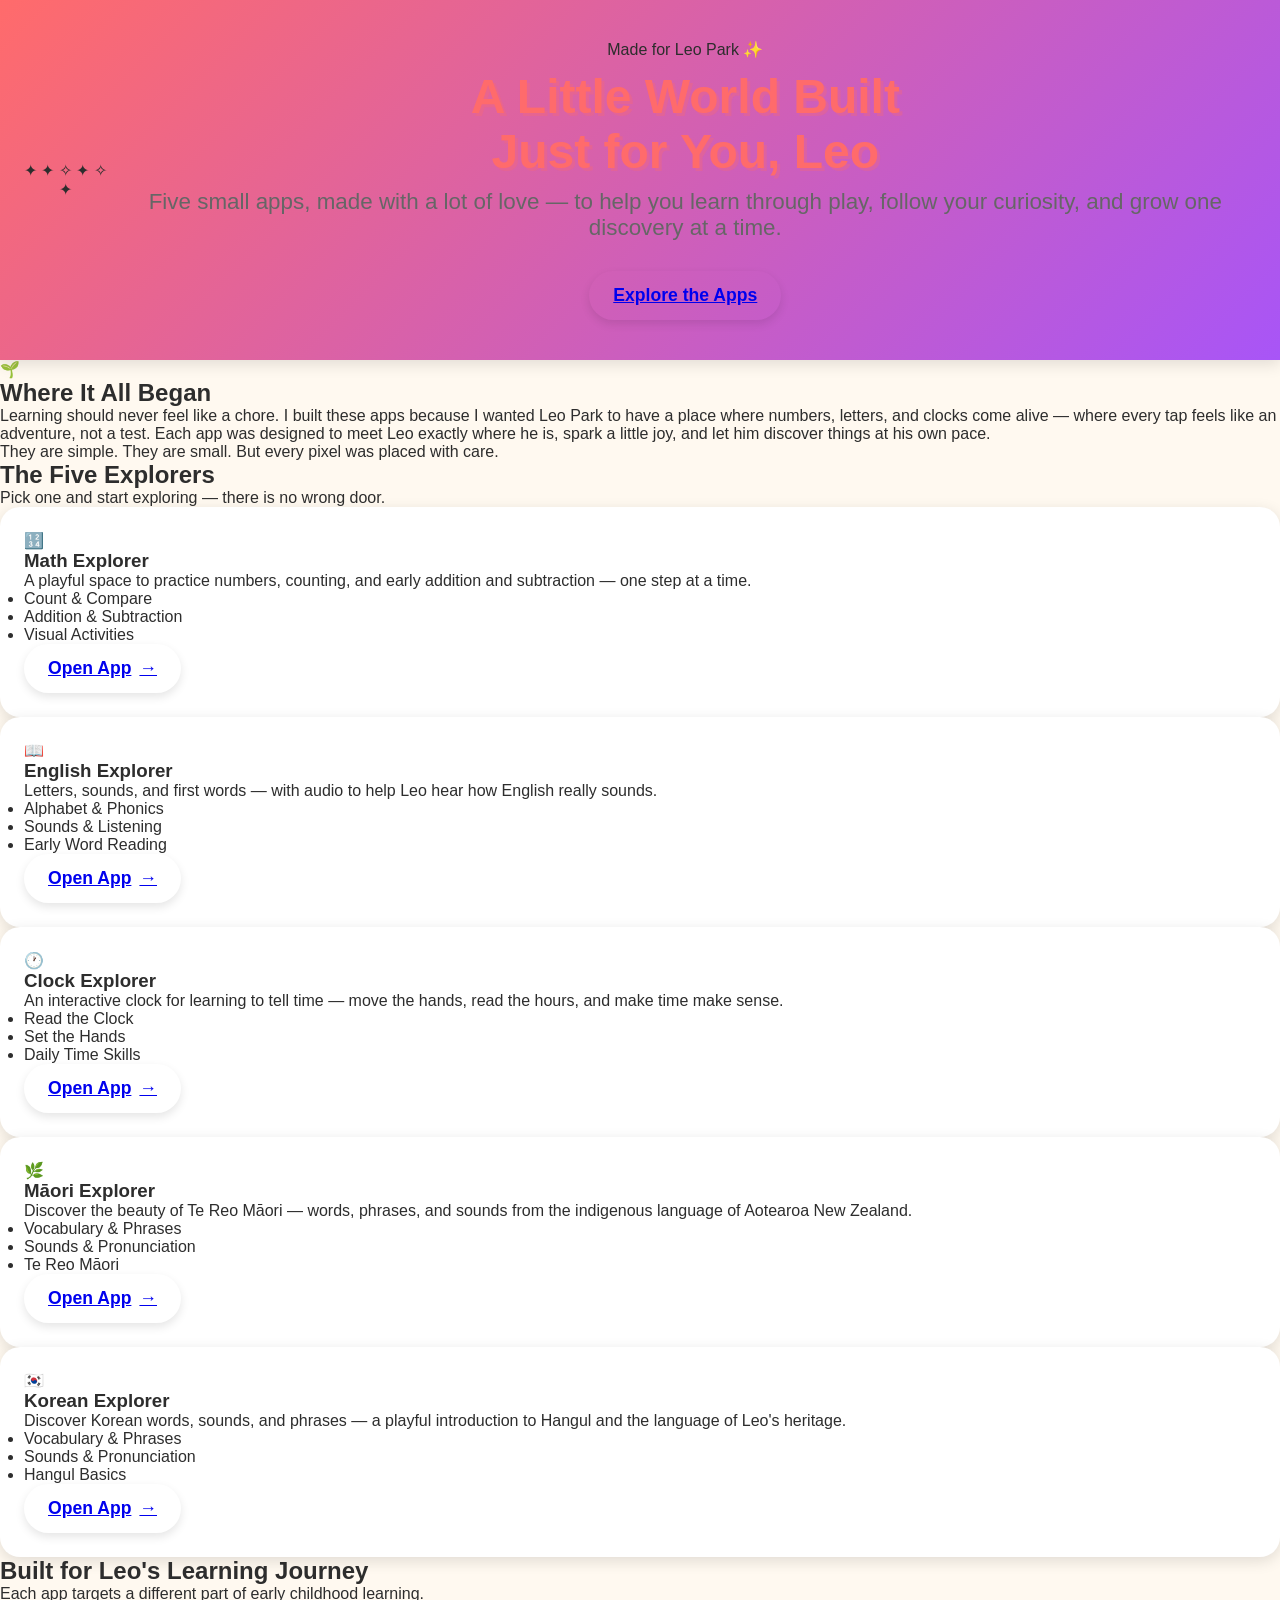
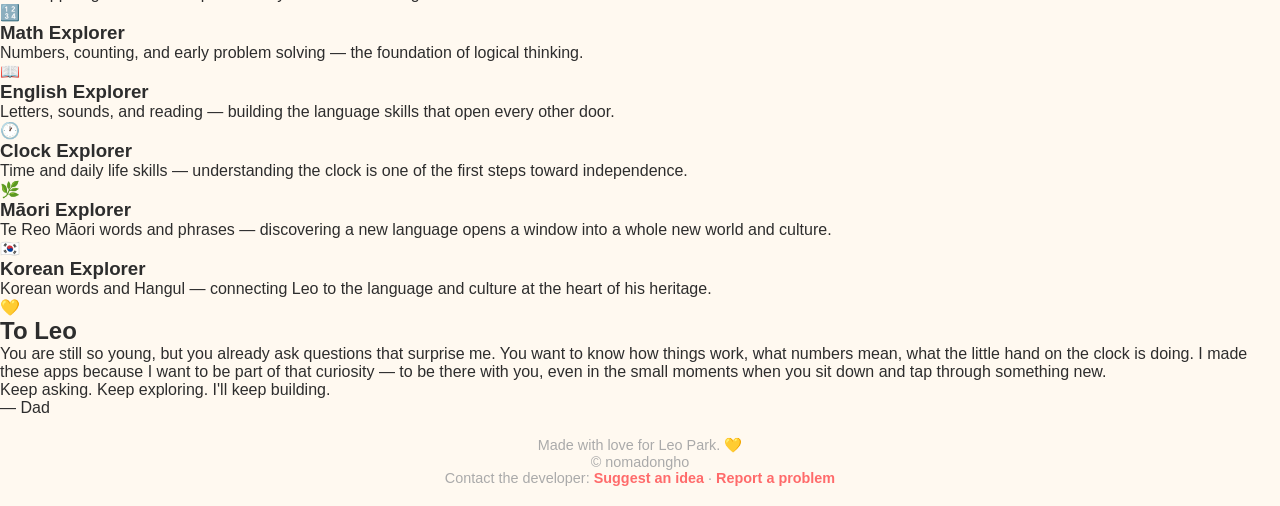
<file: index.html>
<!DOCTYPE html>
<html lang="en">
<head>
  <meta charset="UTF-8" />
  <meta name="viewport" content="width=device-width, initial-scale=1.0, maximum-scale=1.0, user-scalable=no" />
  <meta name="description" content="A collection of interactive learning apps made with love for Leo Park — explore math, English, and time together." />
  <script async src="https://pagead2.googlesyndication.com/pagead/js/adsbygoogle.js?client=ca-pub-6962989029779783"
     crossorigin="anonymous"></script>
  <title>Leo's Explorer — Learning Apps for Leo Park</title>
  <link rel="stylesheet" href="style.css" />
  <link rel="preconnect" href="https://fonts.googleapis.com" />
  <link rel="preconnect" href="https://fonts.gstatic.com" crossorigin />
  <link href="https://fonts.googleapis.com/css2?family=Nunito:wght@400;600;700;800&family=Lora:ital,wght@0,400;0,600;1,400&display=swap" rel="stylesheet" />
</head>
<body>

  <!-- ===== HERO ===== -->
  <header class="hero" role="banner">
    <div class="hero__stars" aria-hidden="true">
      <span class="star star--1">✦</span>
      <span class="star star--2">✦</span>
      <span class="star star--3">✧</span>
      <span class="star star--4">✦</span>
      <span class="star star--5">✧</span>
      <span class="star star--6">✦</span>
    </div>
    <div class="container hero__inner">
      <div class="hero__badge">Made for Leo Park ✨</div>
      <h1 class="hero__title">A Little World Built<br />Just for You, Leo</h1>
      <p class="hero__subtitle">
        Five small apps, made with a lot of love — to help you learn
        through play, follow your curiosity, and grow one discovery at a time.
      </p>
      <a href="#apps" class="btn btn--hero">Explore the Apps</a>
    </div>
    <div class="hero__wave" aria-hidden="true">
      <svg viewBox="0 0 1440 80" preserveAspectRatio="none" xmlns="http://www.w3.org/2000/svg">
        <path d="M0,40 C360,80 1080,0 1440,40 L1440,80 L0,80 Z" fill="#faf8f4"/>
      </svg>
    </div>
  </header>

  <!-- ===== ABOUT ===== -->
  <section class="about section" aria-labelledby="about-heading">
    <div class="container about__inner">
      <div class="about__icon" aria-hidden="true">🌱</div>
      <h2 id="about-heading" class="section__title">Where It All Began</h2>
      <p class="about__text">
        Learning should never feel like a chore. I built these apps because I wanted
        Leo Park to have a place where numbers, letters, and clocks come alive — where
        every tap feels like an adventure, not a test. Each app was designed to meet
        Leo exactly where he is, spark a little joy, and let him discover things at
        his own pace.
      </p>
      <p class="about__text">
        They are simple. They are small. But every pixel was placed with care.
      </p>
    </div>
  </section>

  <!-- ===== APP CARDS ===== -->
  <section id="apps" class="apps section" aria-labelledby="apps-heading">
    <div class="container">
      <h2 id="apps-heading" class="section__title">The Five Explorers</h2>
      <p class="section__subtitle">Pick one and start exploring — there is no wrong door.</p>

      <div class="cards">

        <!-- Math Explorer -->
        <article class="card" aria-labelledby="math-title">
          <div class="card__icon" aria-hidden="true">🔢</div>
          <h3 id="math-title" class="card__title">Math Explorer</h3>
          <p class="card__desc">
            A playful space to practice numbers, counting, and early addition and subtraction — one step at a time.
          </p>
          <ul class="card__tags" aria-label="Features">
            <li>Count &amp; Compare</li>
            <li>Addition &amp; Subtraction</li>
            <li>Visual Activities</li>
          </ul>
          <a href="./math-explorer/" class="btn btn--card" target="_blank" rel="noopener noreferrer">
            Open App <span aria-hidden="true">→</span>
          </a>
        </article>

        <!-- English Explorer -->
        <article class="card" aria-labelledby="english-title">
          <div class="card__icon" aria-hidden="true">📖</div>
          <h3 id="english-title" class="card__title">English Explorer</h3>
          <p class="card__desc">
            Letters, sounds, and first words — with audio to help Leo hear how English really sounds.
          </p>
          <ul class="card__tags" aria-label="Features">
            <li>Alphabet &amp; Phonics</li>
            <li>Sounds &amp; Listening</li>
            <li>Early Word Reading</li>
          </ul>
          <a href="./english-explorer/" class="btn btn--card" target="_blank" rel="noopener noreferrer">
            Open App <span aria-hidden="true">→</span>
          </a>
        </article>

        <!-- Clock Explorer -->
        <article class="card" aria-labelledby="clock-title">
          <div class="card__icon" aria-hidden="true">🕐</div>
          <h3 id="clock-title" class="card__title">Clock Explorer</h3>
          <p class="card__desc">
            An interactive clock for learning to tell time — move the hands, read the hours, and make time make sense.
          </p>
          <ul class="card__tags" aria-label="Features">
            <li>Read the Clock</li>
            <li>Set the Hands</li>
            <li>Daily Time Skills</li>
          </ul>
          <a href="./clock-explorer/" class="btn btn--card" target="_blank" rel="noopener noreferrer">
            Open App <span aria-hidden="true">→</span>
          </a>
        </article>

        <!-- Maori Explorer -->
        <article class="card" aria-labelledby="maori-title">
          <div class="card__icon" aria-hidden="true">🌿</div>
          <h3 id="maori-title" class="card__title">Māori Explorer</h3>
          <p class="card__desc">
            Discover the beauty of Te Reo Māori — words, phrases, and sounds from the indigenous language of Aotearoa New Zealand.
          </p>
          <ul class="card__tags" aria-label="Features">
            <li>Vocabulary &amp; Phrases</li>
            <li>Sounds &amp; Pronunciation</li>
            <li>Te Reo Māori</li>
          </ul>
          <a href="./maori-explorer/" class="btn btn--card" target="_blank" rel="noopener noreferrer">
            Open App <span aria-hidden="true">→</span>
          </a>
        </article>

        <!-- Korean Explorer -->
        <article class="card" aria-labelledby="korean-title">
          <div class="card__icon" aria-hidden="true">🇰🇷</div>
          <h3 id="korean-title" class="card__title">Korean Explorer</h3>
          <p class="card__desc">
            Discover Korean words, sounds, and phrases — a playful introduction to Hangul and the language of Leo's heritage.
          </p>
          <ul class="card__tags" aria-label="Features">
            <li>Vocabulary &amp; Phrases</li>
            <li>Sounds &amp; Pronunciation</li>
            <li>Hangul Basics</li>
          </ul>
          <a href="./korean-explorer/" class="btn btn--card" target="_blank" rel="noopener noreferrer">
            Open App <span aria-hidden="true">→</span>
          </a>
        </article>

      </div>
    </div>
  </section>

  <!-- ===== LEARNING JOURNEY ===== -->
  <section class="journey section" aria-labelledby="journey-heading">
    <div class="container">
      <h2 id="journey-heading" class="section__title">Built for Leo's Learning Journey</h2>
      <p class="section__subtitle">Each app targets a different part of early childhood learning.</p>

      <div class="journey__grid">
        <div class="journey__item fade-in">
          <span class="journey__emoji" aria-hidden="true">🔢</span>
          <h3 class="journey__label">Math Explorer</h3>
          <p class="journey__detail">Numbers, counting, and early problem solving — the foundation of logical thinking.</p>
        </div>
        <div class="journey__item fade-in">
          <span class="journey__emoji" aria-hidden="true">📖</span>
          <h3 class="journey__label">English Explorer</h3>
          <p class="journey__detail">Letters, sounds, and reading — building the language skills that open every other door.</p>
        </div>
        <div class="journey__item fade-in">
          <span class="journey__emoji" aria-hidden="true">🕐</span>
          <h3 class="journey__label">Clock Explorer</h3>
          <p class="journey__detail">Time and daily life skills — understanding the clock is one of the first steps toward independence.</p>
        </div>
        <div class="journey__item fade-in">
          <span class="journey__emoji" aria-hidden="true">🌿</span>
          <h3 class="journey__label">Māori Explorer</h3>
          <p class="journey__detail">Te Reo Māori words and phrases — discovering a new language opens a window into a whole new world and culture.</p>
        </div>
        <div class="journey__item fade-in">
          <span class="journey__emoji" aria-hidden="true">🇰🇷</span>
          <h3 class="journey__label">Korean Explorer</h3>
          <p class="journey__detail">Korean words and Hangul — connecting Leo to the language and culture at the heart of his heritage.</p>
        </div>
      </div>
    </div>
  </section>

  <!-- ===== CLOSING MESSAGE ===== -->
  <section class="closing section" aria-labelledby="closing-heading">
    <div class="container closing__inner">
      <div class="closing__icon" aria-hidden="true">💛</div>
      <h2 id="closing-heading" class="closing__title">To Leo</h2>
      <p class="closing__text">
        You are still so young, but you already ask questions that surprise me.
        You want to know how things work, what numbers mean, what the little hand on the clock is doing.
        I made these apps because I want to be part of that curiosity — to be there with you,
        even in the small moments when you sit down and tap through something new.
      </p>
      <p class="closing__text">
        Keep asking. Keep exploring. I'll keep building.
      </p>
      <p class="closing__signature">— Dad</p>
    </div>
  </section>

  <!-- ===== FOOTER ===== -->
  <footer class="footer" role="contentinfo">
    <div class="container footer__inner">
      <p class="footer__text">Made with love for Leo Park. 💛</p>
      <p class="footer__copy">&copy; <span id="year"></span> nomadongho</p>
      <p class="footer__contact">
        Contact the developer:
        <a id="link-suggest" class="footer__contact-link" href="#">Suggest an idea</a>
        <span aria-hidden="true"> · </span>
        <a id="link-report" class="footer__contact-link" href="#">Report a problem</a>
      </p>
    </div>
  </footer>

  <script src="script.js"></script>
</body>
</html>
</file>
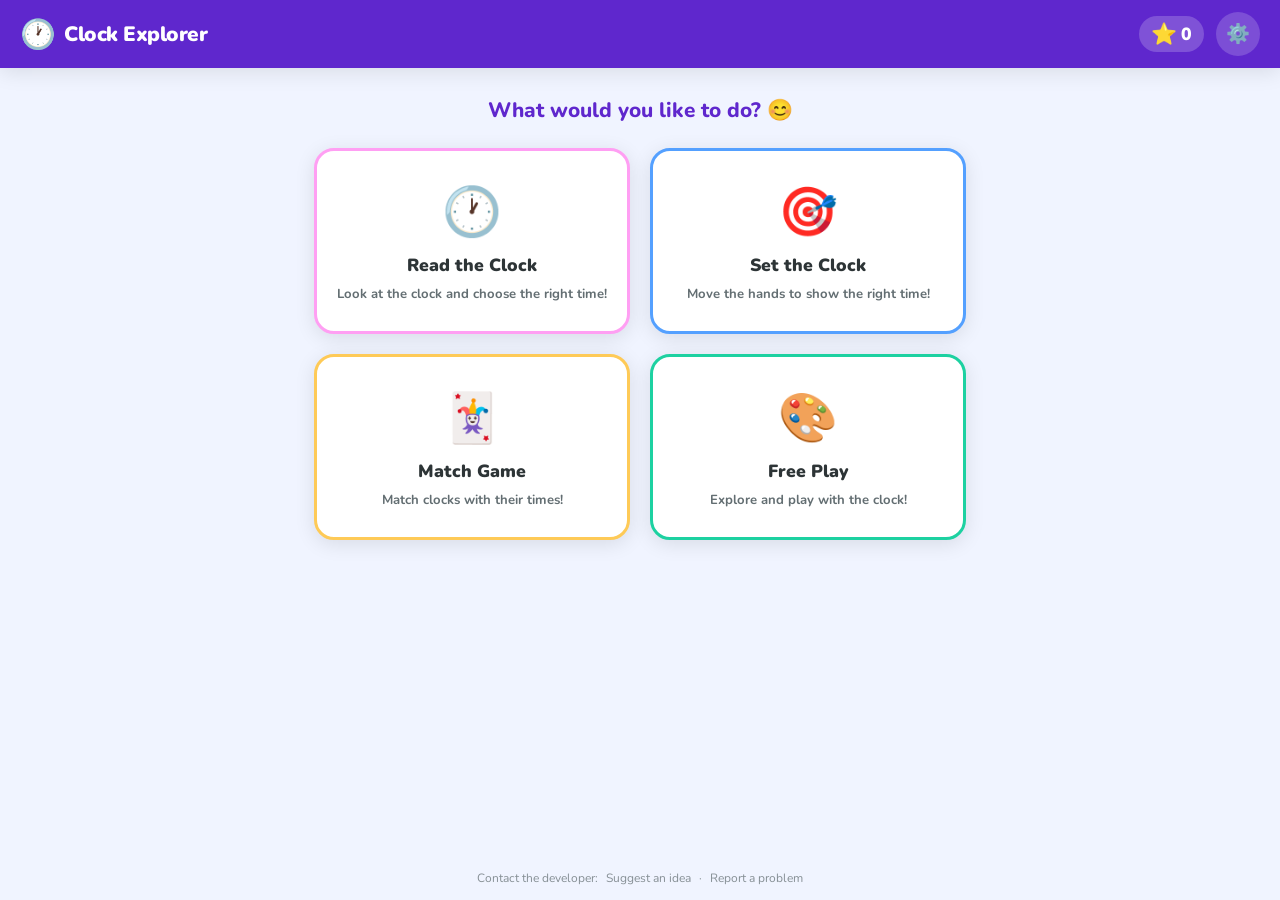
<file: clock-explorer/index.html>
<!DOCTYPE html>
<html lang="en">
<head>
  <meta charset="UTF-8">
  <meta name="viewport" content="width=device-width, initial-scale=1.0, maximum-scale=1.0, user-scalable=no">
  <meta name="description" content="Clock Educator — a fun, child-friendly app to learn how to tell the time!">
  <meta name="theme-color" content="#5f27cd">
  <title>🕐 Clock Explorer</title>
  <link rel="preconnect" href="https://fonts.googleapis.com">
  <link rel="preconnect" href="https://fonts.gstatic.com" crossorigin>
  <link rel="stylesheet" href="style.css">
</head>
<body>

  <!-- App is built dynamically by app.js -->
  <noscript>
    <div style="text-align:center;padding:40px;font-family:sans-serif;">
      <h1>🕐 Clock Explorer</h1>
      <p>Please enable JavaScript to use this app.</p>
    </div>
  </noscript>

  <!-- Load scripts in dependency order: utils → clock → ad-config → ad-manager → app -->
  <script src="js/utils.js"></script>
  <script src="js/clock.js"></script>
  <script src="js/ad-config.js"></script>
  <script src="../shared/ad-manager.js"></script>
  <script src="js/app.js"></script>
</body>
</html>
</file>
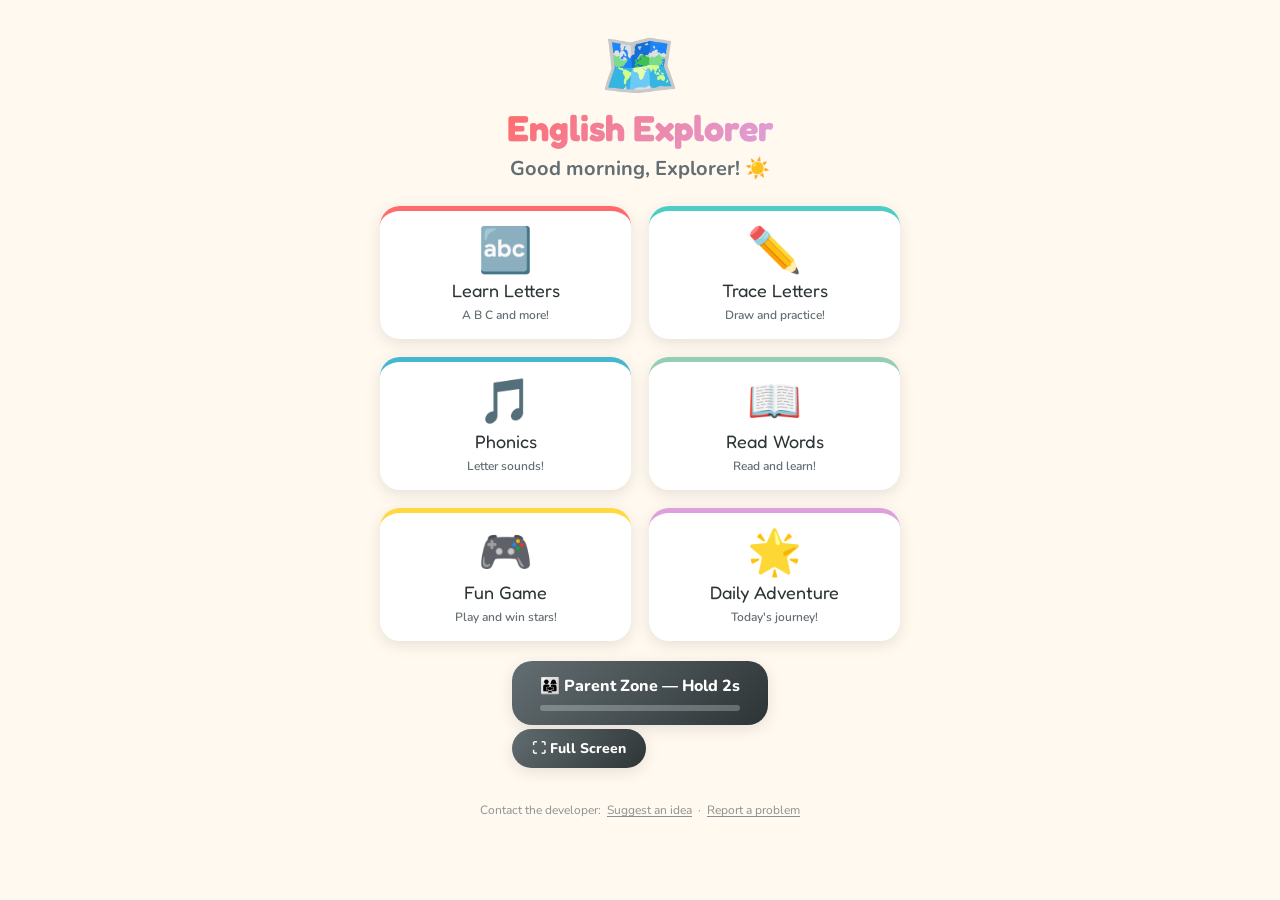
<file: english-explorer/index.html>
<!DOCTYPE html>
<html lang="en">
<head>
  <meta charset="UTF-8">
  <meta name="viewport" content="width=device-width, initial-scale=1.0, maximum-scale=1.0, user-scalable=no">
  <meta name="apple-mobile-web-app-capable" content="yes">
  <meta name="theme-color" content="#FF6B6B">
  <title>English Explorer 🗺️</title>
  <link rel="preconnect" href="https://fonts.googleapis.com">
  <link rel="preconnect" href="https://fonts.gstatic.com" crossorigin>
  <link href="https://fonts.googleapis.com/css2?family=Fredoka+One&family=Nunito:wght@400;600;700;800;900&display=swap" rel="stylesheet">
  <link rel="stylesheet" href="style.css">
</head>
<body>

  <!-- Top Bar (shown on all non-home screens) -->
  <div id="top-bar" class="top-bar hidden">
    <button class="top-home-btn" onclick="showScreen('home')" aria-label="Home">🏠</button>
    <span id="screen-title-text" class="top-title">English Explorer</span>
    <div class="top-stars">⭐ <span id="stars-count">0</span></div>
  </div>

  <!-- ===== SCREEN: HOME ===== -->
  <div id="screen-home" class="screen active">
    <div class="home-wrap">
      <div class="home-hero">
        <div class="hero-globe">🗺️</div>
        <h1 class="hero-title">English Explorer</h1>
        <p class="hero-greeting" id="greeting-text">Hello, Explorer! 👋</p>
      </div>
      <div class="home-grid">
        <div class="home-card" onclick="navigateFromHome('letters','Learn Letters')" style="--c:#FF6B6B">
          <span class="hc-emoji">🔤</span>
          <div class="hc-title">Learn Letters</div>
          <div class="hc-desc">A B C and more!</div>
        </div>
        <div class="home-card" onclick="navigateFromHome('trace','Trace Letters')" style="--c:#4ECDC4">
          <span class="hc-emoji">✏️</span>
          <div class="hc-title">Trace Letters</div>
          <div class="hc-desc">Draw and practice!</div>
        </div>
        <div class="home-card" onclick="navigateFromHome('phonics','Phonics Sounds')" style="--c:#45B7D1">
          <span class="hc-emoji">🎵</span>
          <div class="hc-title">Phonics</div>
          <div class="hc-desc">Letter sounds!</div>
        </div>
        <div class="home-card" onclick="navigateFromHome('words','Read Words')" style="--c:#96CEB4">
          <span class="hc-emoji">📖</span>
          <div class="hc-title">Read Words</div>
          <div class="hc-desc">Read and learn!</div>
        </div>
        <div class="home-card" onclick="navigateFromHome('game','Listening Game')" style="--c:#FFD93D">
          <span class="hc-emoji">🎮</span>
          <div class="hc-title">Fun Game</div>
          <div class="hc-desc">Play and win stars!</div>
        </div>
        <div class="home-card" onclick="navigateFromHome('adventure','Daily Adventure')" style="--c:#DDA0DD">
          <span class="hc-emoji">🌟</span>
          <div class="hc-title">Daily Adventure</div>
          <div class="hc-desc">Today's journey!</div>
        </div>
      </div>
      <div class="home-footer">
        <button id="home-parent-btn" class="parent-hold-btn"
          onmousedown="startParentHold()" onmouseup="cancelParentHold()" onmouseleave="cancelParentHold()"
          ontouchstart="startParentHold(event)" ontouchend="cancelParentHold()">
          <span>👨‍👩‍👧 Parent Zone — Hold 2s</span>
          <div class="hold-bar-wrap"><div id="hold-bar-home" class="hold-bar-fill"></div></div>
        </button>
        <button class="fullscreen-btn" onclick="toggleFullscreen()" title="Full Screen">⛶ Full Screen</button>
      </div>
      <footer class="dev-contact">
        <span>Contact the developer:</span>
        <a href="mailto:nomadongho@gmail.com?subject=%5BEnglish%20Explorer%5D%20Suggestion&body=Hi%2C%0A%0AI%20have%20an%20idea%20for%20English%20Explorer%3A%0A%0A...%0A" aria-label="Send email to suggest an idea for English Explorer">Suggest an idea</a>
        <span aria-hidden="true">·</span>
        <a href="mailto:nomadongho@gmail.com?subject=%5BEnglish%20Explorer%5D%20Bug%20Report&body=Hi%2C%0A%0AI%20found%20a%20problem%20in%20English%20Explorer.%0A%0AWhat%20happened%3A%0A...%0A%0ADevice%2Fbrowser%3A%0A...%0A" aria-label="Send email to report a problem in English Explorer">Report a problem</a>
      </footer>
    </div>
  </div>

  <!-- ===== SCREEN: LEARN LETTERS ===== -->
  <div id="screen-letters" class="screen">
    <div class="screen-scroll">
      <div class="letter-meta-row">
        <span class="counter-pill"><span id="letter-num">1</span> / 26</span>
        <span class="learned-pill" id="letters-learned-pill">0 learned ⭐</span>
      </div>
      <div class="letter-big-card">
        <div class="letter-upper-display" id="letter-upper">A</div>
        <div class="letter-lower-display" id="letter-lower">a</div>
      </div>
      <div class="example-row">
        <div class="example-tile" id="ex-tile-1" onclick="onHearWord()">
          <div class="ex-emoji" id="ex1-emoji">🍎</div>
          <div class="ex-word" id="ex1-word">Apple</div>
        </div>
        <div class="example-tile" id="ex-tile-2" onclick="onHearWord2()">
          <div class="ex-emoji" id="ex2-emoji">🐜</div>
          <div class="ex-word" id="ex2-word">Ant</div>
        </div>
      </div>
      <div class="audio-btn-row">
        <button class="audio-btn red" onclick="onHearLetter()">🔊 Letter</button>
        <button class="audio-btn teal" onclick="onHearSound()">🎵 Sound</button>
        <button class="audio-btn blue" onclick="onHearWord()">📢 Word</button>
      </div>
      <div class="nav-btn-row">
        <button class="arrow-btn" onclick="prevLetter()">◀ Prev</button>
        <button class="autoplay-btn" id="autoplay-btn" onclick="toggleAutoPlay()">▶ Auto Play</button>
        <button class="arrow-btn" onclick="nextLetter()">Next ▶</button>
      </div>
      <div class="progress-dots" id="letter-progress-dots"></div>
    </div>
  </div>

  <!-- ===== SCREEN: TRACE LETTERS ===== -->
  <div id="screen-trace" class="screen">
    <div class="screen-scroll">
      <div class="trace-top-row">
        <div class="trace-target-letter" id="trace-letter-display">A</div>
        <div class="trace-msg" id="trace-msg">✏️ Trace the letter!</div>
      </div>
      <div class="canvas-container">
        <canvas id="guide-canvas" width="300" height="300"></canvas>
        <canvas id="draw-canvas" width="300" height="300"></canvas>
      </div>
      <div class="trace-ctrl-row">
        <button class="trace-btn" onclick="clearDrawCanvas()">🗑️ Clear</button>
        <button class="trace-btn" id="guide-toggle-btn" onclick="toggleGuide()">👁️ Guide: ON</button>
        <button class="trace-btn" onclick="speakCurrentTraceLetter()">🔊 Hear</button>
        <button class="trace-btn" onclick="nextTraceLetter()">▶ Next</button>
      </div>
      <div class="trace-picker" id="trace-picker"></div>
    </div>
  </div>

  <!-- ===== SCREEN: PHONICS SOUNDS ===== -->
  <div id="screen-phonics" class="screen">
    <div class="screen-scroll">
      <div class="tab-bar">
        <button class="tab-btn active" id="tab-btn-sounds" onclick="showPhonicsTab('sounds')">🔡 Letter Sounds</button>
        <button class="tab-btn" id="tab-btn-blend" onclick="showPhonicsTab('blend')">🔀 Word Blending</button>
      </div>

      <!-- Tab: Letter Sounds -->
      <div id="phonics-tab-sounds" class="tab-panel active">
        <div class="phonics-stage-label">⭐ Stage 1 — Vowels</div>
        <div class="phonics-grid phonics-vowels-grid" id="phonics-vowels-grid"></div>
        <div class="phonics-stage-label">🔡 Stage 1 — Consonants</div>
        <div class="phonics-grid" id="phonics-cons-grid"></div>
        <p class="tab-hint">Tap any letter to hear its sound! 👆</p>
      </div>

      <!-- Tab: Word Blending -->
      <div id="phonics-tab-blend" class="tab-panel">
        <div class="blend-word-nav">
          <button class="arrow-btn" onclick="prevPhonicsWord()">◀</button>
          <span class="counter-pill"><span id="blend-num">1</span> / <span id="blend-total">20</span></span>
          <button class="arrow-btn" onclick="nextPhonicsWord()">▶</button>
        </div>
        <div class="blend-big-emoji" id="blend-emoji">🐱</div>
        <div class="blend-parts-row" id="blend-parts-row"></div>
        <div class="blend-action-row">
          <button class="blend-big-btn" onclick="blendWord()">🔀 Blend!</button>
          <button class="blend-big-btn secondary" onclick="blendWordSlow()">🐢 Slow Blend</button>
        </div>
      </div>
    </div>
  </div>

  <!-- ===== SCREEN: READ WORDS ===== -->
  <div id="screen-words" class="screen">
    <div class="screen-scroll">
      <div class="level-btn-row">
        <button class="level-btn active" id="lvl-btn-1" onclick="setWordLevel(1)">Level 1<br><small>CVC Words</small></button>
        <button class="level-btn" id="lvl-btn-2" onclick="setWordLevel(2)">Level 2<br><small>Word Families</small></button>
        <button class="level-btn" id="lvl-btn-3" onclick="setWordLevel(3)">Level 3<br><small>Sight Words</small></button>
      </div>
      <div class="read-word-card">
        <div class="rw-emoji" id="rw-emoji">🐱</div>
        <div class="rw-letters" id="rw-letters"></div>
        <div class="rw-family-tag" id="rw-family-tag"></div>
        <div class="rw-sentence" id="rw-sentence"></div>
      </div>
      <div class="word-ctrl-row">
        <button class="word-ctrl-btn" onclick="hearCurrentWord()">🔊 Hear</button>
        <button class="word-ctrl-btn primary" onclick="readWithMe()">👂 Read With Me</button>
      </div>
      <div class="word-nav-row">
        <button class="arrow-btn" onclick="prevWord()">◀ Prev</button>
        <span class="counter-pill" id="word-counter">1 / 15</span>
        <button class="arrow-btn" onclick="nextWord()">Next ▶</button>
      </div>
    </div>
  </div>

  <!-- ===== SCREEN: LISTENING GAME ===== -->
  <div id="screen-game" class="screen">
    <div class="screen-scroll">

      <!-- Game Selector -->
      <div id="game-selector" class="game-selector">
        <h2 class="section-heading">Pick a Game! 🎮</h2>
        <div class="game-select-grid">
          <div class="game-select-tile" onclick="startGame('findLetter')">
            <div class="gst-emoji">🔤</div>
            <div class="gst-title">Find the Letter</div>
            <div class="gst-desc">Hear a letter, tap it!</div>
          </div>
          <div class="game-select-tile" onclick="startGame('findSound')">
            <div class="gst-emoji">🎵</div>
            <div class="gst-title">Find the Sound</div>
            <div class="gst-desc">Hear a sound, tap it!</div>
          </div>
          <div class="game-select-tile" onclick="startGame('matchWord')">
            <div class="gst-emoji">📖</div>
            <div class="gst-title">Match the Word</div>
            <div class="gst-desc">Hear a word, match it!</div>
          </div>
        </div>
      </div>

      <!-- Active Game -->
      <div id="game-active" class="game-active hidden">
        <div class="game-status-bar">
          <button class="quit-game-btn" onclick="quitGame()">✖ Quit</button>
          <span class="game-score-chip">⭐ <span id="game-score">0</span></span>
          <div class="lives-row">
            <span class="life" id="life-0">❤️</span>
            <span class="life" id="life-1">❤️</span>
            <span class="life" id="life-2">❤️</span>
          </div>
        </div>
        <div class="question-box">
          <p class="question-text" id="game-question">Listen carefully! 👂</p>
          <button class="hear-again-btn" onclick="playGameQuestion()">🔊 Hear Again</button>
        </div>
        <div class="answer-options" id="answer-options"></div>
        <div class="game-feedback" id="game-feedback"></div>
      </div>

      <!-- Game Over -->
      <div id="game-over" class="game-over hidden">
        <div class="go-trophy">🏆</div>
        <h2 class="go-title">Well Done!</h2>
        <p class="go-stars">You earned <strong><span id="final-score">0</span> stars</strong> ⭐</p>
        <div class="go-btns">
          <button class="go-btn" onclick="showGameSelector()">🔄 Play Again</button>
          <button class="go-btn secondary" onclick="showScreen('home')">🏠 Home</button>
        </div>
      </div>

    </div>
  </div>

  <!-- ===== SCREEN: DAILY ADVENTURE ===== -->
  <div id="screen-adventure" class="screen">
    <div class="screen-scroll">
      <h2 class="section-heading">🌟 Today's Adventure</h2>
      <p class="adventure-date" id="adventure-date"></p>
      <div class="adventure-steps" id="adventure-steps"></div>
      <div id="adventure-complete" class="adventure-complete hidden">
        <div class="ac-emoji">🎉</div>
        <h2>Adventure Complete!</h2>
        <p>You're amazing! Come back tomorrow for a new adventure!</p>
        <button class="go-btn" onclick="showScreen('home')">🏠 Go Home</button>
      </div>
    </div>
  </div>

  <!-- ===== SCREEN: PARENT ZONE ===== -->
  <div id="screen-parents" class="screen">
    <div class="screen-scroll">
      <div class="parent-header">
        <h2 class="parent-zone-title">👨‍👩‍👧 Parent Zone</h2>
        <button class="close-btn" onclick="showScreen('home')">✖ Close</button>
      </div>

      <div class="parent-card">
        <h3>📊 Progress</h3>
        <div class="stat-row"><span class="stat-label">Letters Viewed</span><span class="stat-val" id="stat-letters">0 / 26</span></div>
        <div class="stat-bar"><div class="stat-bar-fill" id="sb-letters" style="width:0%"></div></div>
        <div class="stat-row"><span class="stat-label">Letters Traced</span><span class="stat-val" id="stat-letters-traced">0</span></div>
        <div class="stat-row"><span class="stat-label">Words Completed</span><span class="stat-val" id="stat-words">0</span></div>
        <div class="stat-bar"><div class="stat-bar-fill" id="sb-words" style="width:0%"></div></div>
        <div class="stat-row"><span class="stat-label">Words Read</span><span class="stat-val" id="stat-words-read">0</span></div>
        <div class="stat-row"><span class="stat-label">Games Played</span><span class="stat-val" id="stat-games">0</span></div>
        <div class="stat-row"><span class="stat-label">Games Won</span><span class="stat-val" id="stat-games-won">0</span></div>
        <div class="stat-row"><span class="stat-label">Total Stars ⭐</span><span class="stat-val" id="stat-stars">0</span></div>
      </div>

      <div class="parent-card">
        <h3>🏆 Badges Earned</h3>
        <div class="badges-row">
          <div class="badge-tile" id="badge-tile-1">
            <div class="badge-icon" id="badge-icon-1">🔒</div>
            <div class="badge-name">Sound Scout</div>
            <div class="badge-req">10 correct answers</div>
          </div>
          <div class="badge-tile" id="badge-tile-2">
            <div class="badge-icon" id="badge-icon-2">🔒</div>
            <div class="badge-name">Letter Explorer</div>
            <div class="badge-req">5 letters traced</div>
          </div>
          <div class="badge-tile" id="badge-tile-3">
            <div class="badge-icon" id="badge-icon-3">🔒</div>
            <div class="badge-name">Word Walker</div>
            <div class="badge-req">10 words read</div>
          </div>
          <div class="badge-tile" id="badge-tile-4">
            <div class="badge-icon" id="badge-icon-4">🔒</div>
            <div class="badge-name">Reading Rocket</div>
            <div class="badge-req">Finish daily adventure</div>
          </div>
        </div>
      </div>

      <div class="parent-card">
        <h3>⚙️ Settings</h3>
        <div class="setting-row">
          <span class="setting-label">Auto-Read on Enter</span>
          <label class="toggle">
            <input type="checkbox" id="setting-autoread" checked onchange="updateSetting('autoRead', this.checked)">
            <span class="toggle-track"></span>
          </label>
        </div>
        <div class="setting-row">
          <span class="setting-label">Speech Speed</span>
          <select id="setting-speed" class="setting-select" onchange="updateSetting('speechSpeed', this.value)">
            <option value="normal">Normal</option>
            <option value="slow">Slow</option>
          </select>
        </div>
        <div class="setting-row">
          <span class="setting-label">Voice</span>
          <select id="setting-voice" class="setting-select" onchange="updateSetting('voiceURI', this.value)">
            <option value="">Default voice</option>
          </select>
        </div>
        <div class="setting-row">
          <span class="setting-label">Learning Mode</span>
          <select id="setting-mode" class="setting-select" onchange="updateSetting('learningMode', this.value)">
            <option value="alphabet">Alphabet Focus</option>
            <option value="phonics">Phonics Focus</option>
            <option value="mixed" selected>Mixed</option>
          </select>
        </div>
        <div class="setting-row">
          <span class="setting-label">Uppercase Letters First</span>
          <label class="toggle">
            <input type="checkbox" id="setting-uppercase" checked onchange="updateSetting('uppercaseFirst', this.checked)">
            <span class="toggle-track"></span>
          </label>
        </div>
        <div class="setting-row">
          <span class="setting-label">Phonics-First Mode</span>
          <label class="toggle">
            <input type="checkbox" id="setting-phonics" onchange="updateSetting('phonicsFirst', this.checked)">
            <span class="toggle-track"></span>
          </label>
        </div>
        <div class="setting-row">
          <span class="setting-label">🌙 Bedtime Calm Mode</span>
          <label class="toggle">
            <input type="checkbox" id="setting-bedtime" onchange="updateSetting('bedtimeMode', this.checked)">
            <span class="toggle-track"></span>
          </label>
        </div>
      </div>

      <div class="parent-card danger">
        <button class="reset-btn" onclick="confirmReset()">🗑️ Reset All Progress</button>
        <button class="reset-btn secondary" onclick="resetDailyAdventure()">🔄 Reset Daily Adventure</button>
      </div>
    </div>
  </div>

  <!-- ===== BOTTOM NAVIGATION ===== -->
  <nav id="bottom-nav" class="bottom-nav hidden">
    <button class="nav-item" data-screen="home" onclick="showScreen('home')">
      <span class="ni-icon">🏠</span><span class="ni-label">Home</span>
    </button>
    <button class="nav-item" data-screen="letters" onclick="showScreen('letters')">
      <span class="ni-icon">🔤</span><span class="ni-label">Letters</span>
    </button>
    <button class="nav-item" data-screen="trace" onclick="showScreen('trace')">
      <span class="ni-icon">✏️</span><span class="ni-label">Trace</span>
    </button>
    <button class="nav-item" data-screen="phonics" onclick="showScreen('phonics')">
      <span class="ni-icon">🎵</span><span class="ni-label">Sounds</span>
    </button>
    <button class="nav-item" data-screen="words" onclick="showScreen('words')">
      <span class="ni-icon">📖</span><span class="ni-label">Words</span>
    </button>
    <button class="nav-item" data-screen="game" onclick="showScreen('game')">
      <span class="ni-icon">🎮</span><span class="ni-label">Game</span>
    </button>
    <button class="nav-item parent-nav" id="nav-parents-btn"
      onmousedown="startParentHold()" onmouseup="cancelParentHold()" onmouseleave="cancelParentHold()"
      ontouchstart="startParentHold(event)" ontouchend="cancelParentHold()">
      <span class="ni-icon">👪</span><span class="ni-label">Parents</span>
      <div class="nav-hold-wrap"><div id="nav-hold-fill" class="nav-hold-fill"></div></div>
    </button>
  </nav>

  <!-- ===== OVERLAYS ===== -->
  <div id="star-pop" class="star-pop hidden">⭐ +1</div>
  <div id="badge-popup" class="badge-popup hidden"></div>
  <div id="confetti-container" class="confetti-container"></div>

  <!-- Ad config and manager must load before app.js -->
  <script src="js/ad-config.js"></script>
  <script src="../shared/ad-manager.js"></script>
  <script src="app.js"></script>
</body>
</html>
</file>
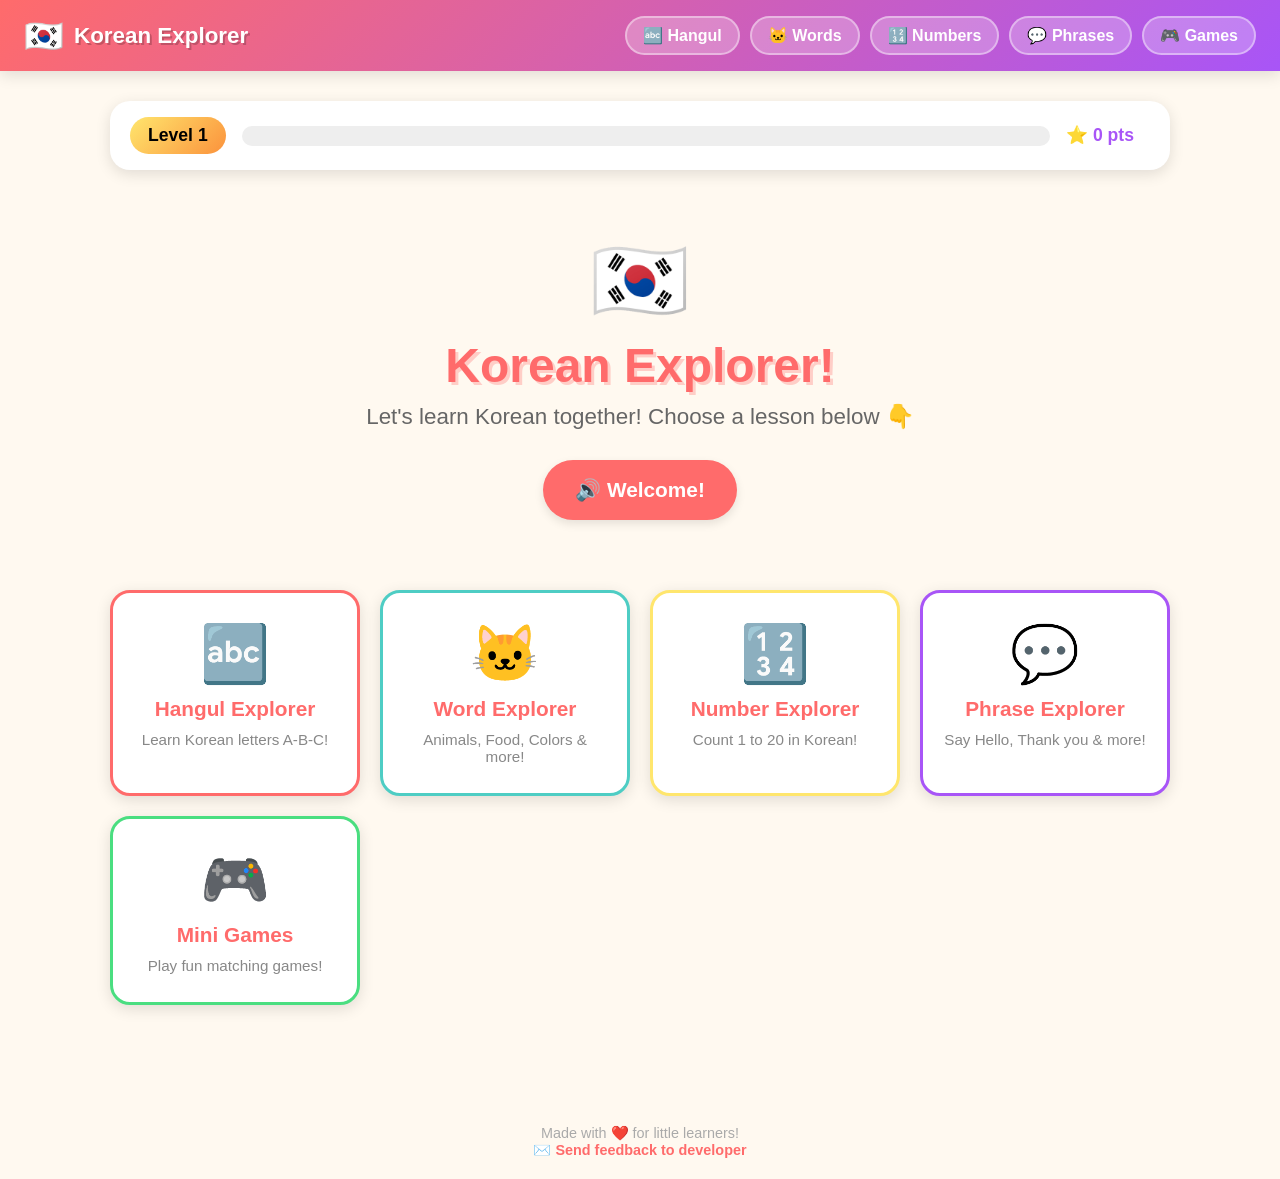
<file: korean-explorer/index.html>
<!DOCTYPE html>
<html lang="en">
<head>
  <meta charset="UTF-8" />
  <meta name="viewport" content="width=device-width, initial-scale=1.0, maximum-scale=1.0, user-scalable=no" />
  <title>Korean Explorer 🇰🇷</title>
  <link rel="stylesheet" href="style.css" />
</head>
<body>

<header>
  <a class="logo" href="index.html">
    <span class="logo-icon">🇰🇷</span>
    <span class="logo-text">Korean Explorer</span>
  </a>
  <nav>
    <a href="hangul.html">🔤 Hangul</a>
    <a href="words.html">🐱 Words</a>
    <a href="numbers.html">🔢 Numbers</a>
    <a href="phrases.html">💬 Phrases</a>
    <a href="games.html">🎮 Games</a>
  </nav>
</header>

<main>
  <!-- Progress widget -->
  <div class="progress-widget">
    <div class="level-badge" id="level-display">Level 1</div>
    <div class="progress-bar-wrap">
      <div class="progress-bar-fill" id="progress-bar-fill" style="width:0%"></div>
    </div>
    <div class="points-display" id="points-display">⭐ 0 pts</div>
    <div class="stars-display" id="stars-display"></div>
  </div>

  <!-- Hero -->
  <div class="hero">
    <div class="hero-emoji">🇰🇷</div>
    <h1>Korean Explorer!</h1>
    <p>Let's learn Korean together! Choose a lesson below 👇</p>
    <button class="btn btn-primary btn-lg" onclick="AudioManager.speakEnglish('Welcome to Korean Explorer! Let\\'s learn Korean together!')">
      🔊 Welcome!
    </button>
  </div>

  <!-- Module grid -->
  <div class="module-grid">
    <a href="hangul.html" class="module-card hangul">
      <div class="card-emoji">🔤</div>
      <h2>Hangul Explorer</h2>
      <p>Learn Korean letters A-B-C!</p>
    </a>
    <a href="words.html" class="module-card words">
      <div class="card-emoji">🐱</div>
      <h2>Word Explorer</h2>
      <p>Animals, Food, Colors &amp; more!</p>
    </a>
    <a href="numbers.html" class="module-card numbers">
      <div class="card-emoji">🔢</div>
      <h2>Number Explorer</h2>
      <p>Count 1 to 20 in Korean!</p>
    </a>
    <a href="phrases.html" class="module-card phrases">
      <div class="card-emoji">💬</div>
      <h2>Phrase Explorer</h2>
      <p>Say Hello, Thank you &amp; more!</p>
    </a>
    <a href="games.html" class="module-card games">
      <div class="card-emoji">🎮</div>
      <h2>Mini Games</h2>
      <p>Play fun matching games!</p>
    </a>
  </div>
</main>

<footer>
  <p>Made with ❤️ for little learners!</p>
  <p><a href="mailto:nomadongho@gmail.com?subject=Korean Explorer Feedback">✉️ Send feedback to developer</a></p>
</footer>

<div id="toast"></div>

<script src="audio.js"></script>
<script src="progress.js"></script>
<script src="script.js"></script>
</body>
</html>
</file>
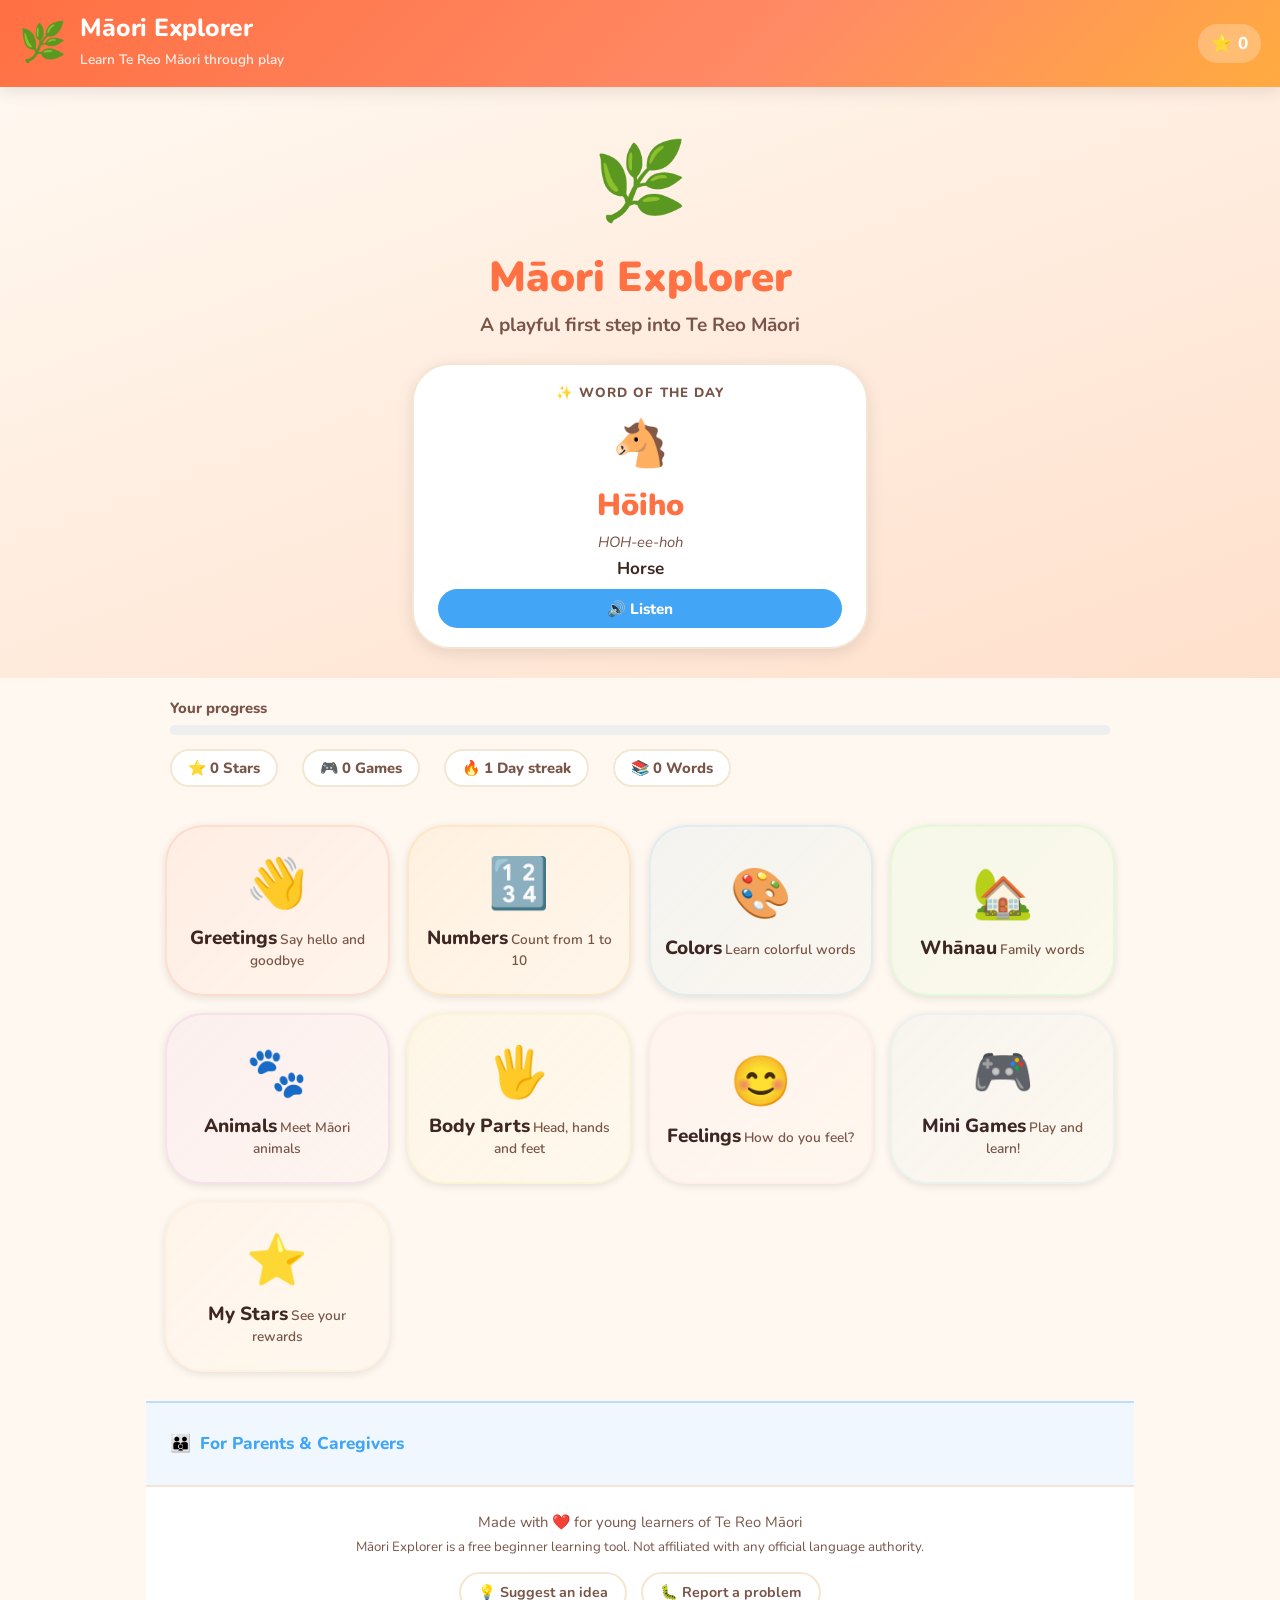
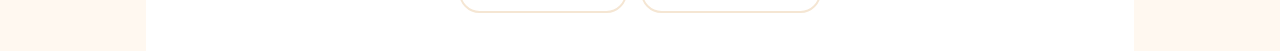
<file: maori-explorer/index.html>
<!DOCTYPE html>
<html lang="en">
<head>
  <meta charset="UTF-8" />
  <meta name="viewport" content="width=device-width, initial-scale=1.0, maximum-scale=1.0, user-scalable=no" />
  <meta name="description" content="Māori Explorer – a fun, playful beginner app for young children to start learning Te Reo Māori through listening, tapping, and simple games." />
  <meta name="theme-color" content="#FF7043" />

  <title>Māori Explorer – Learn Te Reo Māori</title>

  <!-- Nunito from Google Fonts (loaded safely; no build step needed) -->
  <link rel="preconnect" href="https://fonts.googleapis.com" />
  <link rel="preconnect" href="https://fonts.gstatic.com" crossorigin />
  <link href="https://fonts.googleapis.com/css2?family=Nunito:wght@600;700;800;900&display=swap" rel="stylesheet" />

  <link rel="stylesheet" href="style.css" />

  <!-- Favicon: inline SVG data URI for simplicity (no extra file needed) -->
  <link rel="icon" href="data:image/svg+xml,<svg xmlns='http://www.w3.org/2000/svg' viewBox='0 0 100 100'><text y='.9em' font-size='90'>🌿</text></svg>" />
</head>
<body>

  <!-- Skip to main content for keyboard/screen reader users -->
  <a class="skip-link" href="#main-content">Skip to main content</a>

  <!-- ============================================================
       HEADER
       ============================================================ -->
  <header class="app-header" role="banner">
    <span class="logo-emoji" aria-hidden="true">🌿</span>
    <div class="title-block">
      <h1>Māori Explorer</h1>
      <span class="tagline">Learn Te Reo Māori through play</span>
    </div>
    <!-- Stars counter -->
    <div class="header-stars" aria-live="polite" aria-label="Stars earned">
      ⭐ <span id="header-stars-count">0</span>
    </div>
    <!-- Home button (shown when not on home) -->
    <button class="btn-home hidden" id="btn-header-home" aria-label="Go to home screen">
      🏠 Home
    </button>
  </header>

  <!-- ============================================================
       MAIN CONTENT
       ============================================================ -->
  <main id="main-content">

    <!-- ══════════════════════════════════════════════════════
         VIEW: HOME
         ══════════════════════════════════════════════════════ -->
    <div id="view-home" class="view" role="region" aria-label="Home">

      <!-- Hero section -->
      <section class="hero" aria-label="Welcome">
        <span class="hero-mascot" aria-hidden="true">🌿</span>
        <h2>Māori Explorer</h2>
        <p class="subtitle">A playful first step into Te Reo Māori</p>

        <!-- Word of the Day card -->
        <div class="wotd-card" aria-label="Word of the day">
          <div id="wotd-content" aria-live="polite">
            <!-- Rendered by renderWordOfDay() in script.js -->
            <div class="wotd-label">✨ Loading…</div>
          </div>
        </div>
      </section>

      <!-- Overall progress bar -->
      <section class="progress-section" aria-label="Your progress">
        <div class="progress-label">Your progress</div>
        <div class="progress-bar-outer" role="progressbar" aria-label="Overall progress" aria-valuemin="0" aria-valuemax="100" aria-valuenow="0">
          <div class="progress-bar-inner" id="overall-progress-bar" style="width:0%"></div>
        </div>
        <div class="progress-stats" id="progress-stats" aria-live="polite">
          <!-- Rendered by renderProgressSummary() -->
        </div>
      </section>

      <!-- Module grid -->
      <section aria-label="Learning modules">
        <div class="module-grid" id="module-grid" role="list">
          <!-- Rendered by renderModuleCards() in script.js -->
        </div>
      </section>

      <!-- Parent Corner -->
      <section class="parent-corner" aria-label="Parent information">
        <details>
          <summary>For Parents &amp; Caregivers</summary>
          <div class="parent-content">
            <p><strong>What does this app teach?</strong></p>
            <ul>
              <li>Basic Te Reo Māori words: greetings, numbers, colors, family, animals, body parts, feelings</li>
              <li>Pronunciation helpers for each word</li>
              <li>Gentle listening-first approach – great for ages 4–7</li>
            </ul>
            <p style="margin-top:0.75rem;"><strong>How to use it together:</strong></p>
            <ul>
              <li>Sit with your child and listen to words together</li>
              <li>Encourage them to repeat the word out loud</li>
              <li>Celebrate every attempt – getting it wrong is fine!</li>
              <li>Audio repetition works best: listen, repeat, listen again</li>
            </ul>
            <p style="margin-top:0.75rem;"><strong>Note:</strong> This is a gentle introductory app.
              It is not a complete language course. Think of it as a warm, fun first taste of Te Reo Māori.</p>
          </div>
        </details>
      </section>

    </div>
    <!-- / view-home -->


    <!-- ══════════════════════════════════════════════════════
         VIEW: MODULE (vocabulary learning)
         ══════════════════════════════════════════════════════ -->
    <div id="view-module" class="view" role="region" aria-label="Learning module">

      <!-- Module header (dynamic) -->
      <div class="module-header" id="module-view-header">
        <!-- Rendered by renderModuleView() -->
      </div>

      <!-- Vocabulary cards grid -->
      <div class="vocab-grid" id="vocab-grid" role="list" aria-label="Vocabulary cards">
        <!-- Rendered by renderModuleView() -->
      </div>

      <!-- Game launch buttons -->
      <div class="module-actions" id="module-view-actions">
        <!-- Rendered by renderModuleView() -->
      </div>

      <!-- Back button -->
      <div style="padding:0 1rem 1rem;text-align:center;">
        <button class="btn-secondary" id="btn-module-back" aria-label="Back to home">
          ← Back
        </button>
      </div>

    </div>
    <!-- / view-module -->


    <!-- ══════════════════════════════════════════════════════
         VIEW: MINI GAMES menu
         ══════════════════════════════════════════════════════ -->
    <div id="view-mini-games" class="view" role="region" aria-label="Mini games">

      <div class="games-header">
        <div class="games-big-emoji" aria-hidden="true">🎮</div>
        <h2>Mini Games</h2>
        <p>Play, listen, and learn!</p>
      </div>

      <div class="games-grid" id="games-grid" role="list" aria-label="Available games">
        <!-- Rendered by renderMiniGamesMenu() -->
      </div>

      <!-- Back button -->
      <div style="padding:0 1rem 1.5rem;text-align:center;">
        <button class="btn-secondary" id="btn-games-back" aria-label="Back to home">
          ← Back
        </button>
      </div>

    </div>
    <!-- / view-mini-games -->


    <!-- ══════════════════════════════════════════════════════
         VIEW: GAME PLAY (in-game screen)
         ══════════════════════════════════════════════════════ -->
    <div id="view-game-play" class="view" role="region" aria-label="Game in progress">

      <!-- Back to games button -->
      <div style="padding:0.75rem 1rem 0;">
        <button class="btn-secondary" id="btn-game-play-back" aria-label="Back to games menu">
          ← Games
        </button>
      </div>

      <!-- Dynamic game content -->
      <div class="game-play-area" id="game-play-content" aria-live="polite">
        <!-- Rendered by game functions in script.js -->
      </div>

    </div>
    <!-- / view-game-play -->


    <!-- ══════════════════════════════════════════════════════
         VIEW: REWARDS
         ══════════════════════════════════════════════════════ -->
    <div id="view-rewards" class="view" role="region" aria-label="My rewards">

      <div class="rewards-header">
        <div style="font-size:3rem;margin-bottom:0.3rem;">⭐</div>
        <h2>My Stars &amp; Badges</h2>
        <p>Keep exploring to earn more!</p>
      </div>

      <div class="rewards-section">

        <!-- Star count -->
        <div class="star-count-display">
          <div class="star-big">⭐</div>
          <div class="star-number" id="rewards-star-number">0</div>
          <div class="star-label">Stars earned</div>
        </div>

        <!-- Badges -->
        <h3>🏅 Badges</h3>
        <div class="badges-grid" id="badges-grid" role="list" aria-label="Earned badges">
          <!-- Rendered by renderRewardsView() -->
        </div>

        <!-- Module progress -->
        <h3>📊 Module Progress</h3>
        <div class="module-progress-list" id="module-progress-list">
          <!-- Rendered by renderRewardsView() -->
        </div>

        <!-- Reset button -->
        <button class="btn-reset-progress" id="btn-reset-progress" aria-label="Reset all progress">
          🔄 Reset my progress
        </button>

      </div>

      <!-- Back button -->
      <div style="padding:0.5rem 1rem 1.5rem;text-align:center;">
        <button class="btn-secondary" onclick="showView('home'); renderHome(); setHeaderShowHome(false);" aria-label="Back to home">
          ← Back
        </button>
      </div>

    </div>
    <!-- / view-rewards -->

  </main>

  <!-- ============================================================
       FOOTER
       ============================================================ -->
  <footer class="app-footer" role="contentinfo">
    <p>Made with ❤️ for young learners of Te Reo Māori</p>
    <p style="margin-top:0.25rem;font-size:0.7rem;">
      Māori Explorer is a free beginner learning tool. Not affiliated with any official language authority.
    </p>

    <!-- Feedback links -->
    <div class="feedback-section" aria-label="Feedback">
      <a
        class="feedback-link"
        href="mailto:nomadongho@gmail.com?subject=M%C4%81ori%20Explorer%20-%20Suggestion&body=Hi%2C%20I%20have%20a%20suggestion%20for%20M%C4%81ori%20Explorer%3A%0A%0A"
        aria-label="Send a suggestion by email"
      >
        💡 Suggest an idea
      </a>
      <a
        class="feedback-link"
        href="mailto:nomadongho@gmail.com?subject=M%C4%81ori%20Explorer%20-%20Bug%20Report&body=Hi%2C%20I%20found%20a%20problem%20with%20M%C4%81ori%20Explorer%3A%0A%0A"
        aria-label="Report a problem by email"
      >
        🐛 Report a problem
      </a>
    </div>
  </footer>

  <!-- Confetti canvas (full-page overlay, pointer-events: none) -->
  <canvas id="confetti-canvas" aria-hidden="true"></canvas>

  <!-- Bottom ad bar (hidden by default; shown on non-home views when ads are enabled) -->
  <div id="ad-bar" class="ad-bar" aria-hidden="true"></div>

  <!-- env.js must load before data.js so ADS_ENABLED is defined in time -->
  <script src="env.js"></script>
  <!-- Data first, then main script -->
  <script src="data.js"></script>
  <script src="script.js"></script>

</body>
</html>
</file>
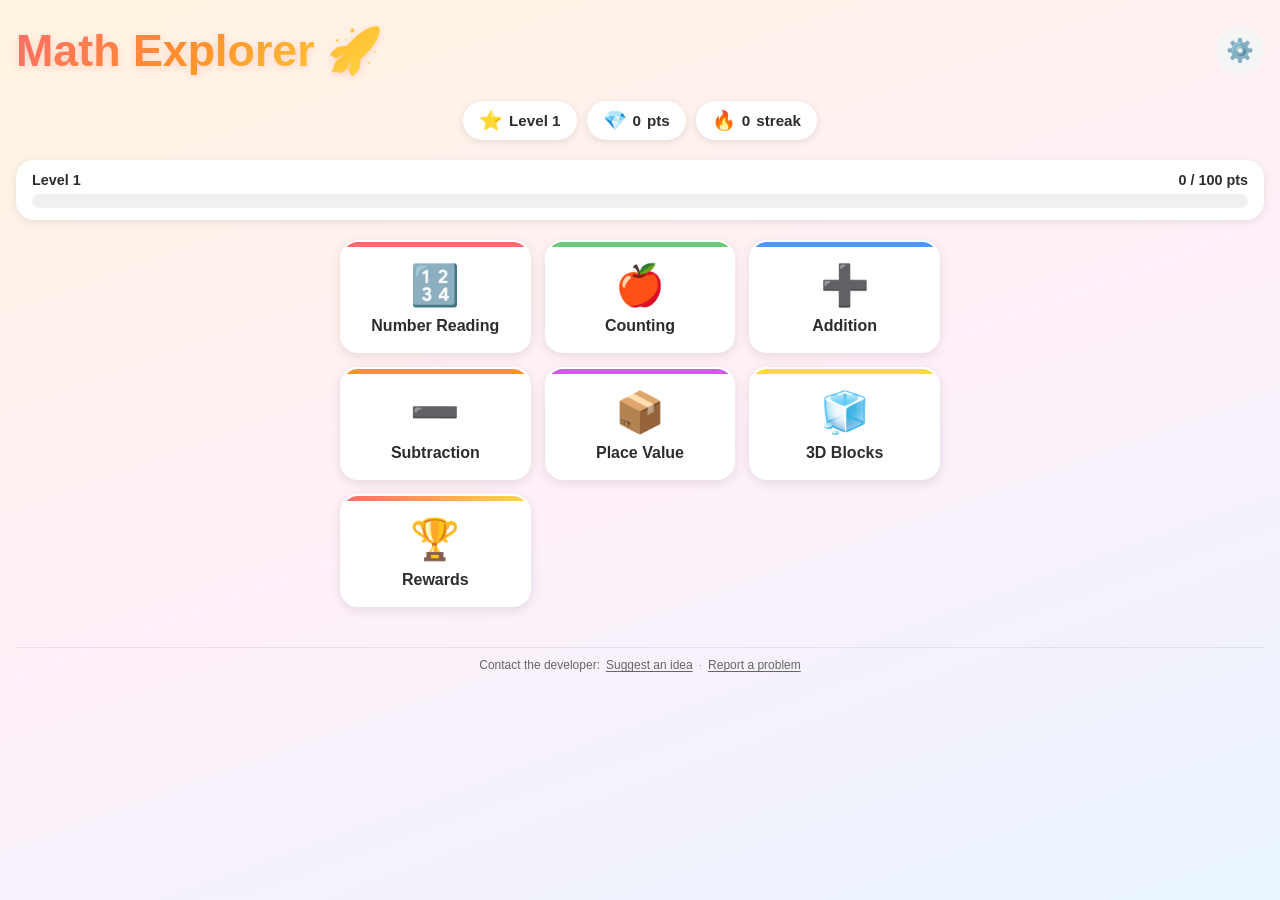
<file: math-explorer/index.html>
<!DOCTYPE html>
<html lang="en">
<head>
  <meta charset="UTF-8" />
  <meta name="viewport" content="width=device-width, initial-scale=1.0, maximum-scale=1.0, user-scalable=no" />
  <meta name="theme-color" content="#FFF8F0" />
  <title>Math Explorer 🚀</title>
  <link rel="stylesheet" href="style.css" />
</head>
<body>

<!-- ══════════════════════════════════════════════════════════════
     CONFETTI CONTAINER (shared, fixed overlay)
══════════════════════════════════════════════════════════════ -->
<div id="confetti-container" class="confetti-container" aria-hidden="true"></div>

<!-- ══════════════════════════════════════════════════════════════
     LEVEL-UP CELEBRATION OVERLAY
══════════════════════════════════════════════════════════════ -->
<div id="levelup-overlay" class="levelup-overlay" role="dialog" aria-modal="true" aria-label="Level Up!">
  <div class="levelup-box">
    <div class="levelup-emoji">🎉</div>
    <div class="levelup-title">Level Up!</div>
    <div id="levelup-sub" class="levelup-sub">You reached Level <strong id="levelup-new">2</strong>!</div>
    <button class="btn-action primary" onclick="UI.closeLevelUp()">Keep Going 🚀</button>
  </div>
</div>

<!-- ══════════════════════════════════════════════════════════════
     PARENT GATE MODAL
══════════════════════════════════════════════════════════════ -->
<div id="parent-gate-modal" class="modal-overlay" role="dialog" aria-modal="true" aria-label="Parent Check">
  <div class="modal-box" style="max-width:340px">
    <div class="modal-header">
      <h2>Parent Check 🔒</h2>
      <button class="btn-close-modal" onclick="UI.closeParentGate()" aria-label="Close">✕</button>
    </div>
    <div class="parent-gate">
      <p style="margin-bottom:16px;font-weight:600;color:#666">Hold the button below for 2 seconds!</p>
      <button id="gate-hold-btn" class="gate-hold-btn"
              onmousedown="UI.gateHoldStart()"
              onmouseup="UI.gateHoldEnd()"
              onmouseleave="UI.gateHoldEnd()"
              ontouchstart="UI.gateHoldStart(event)"
              ontouchend="UI.gateHoldEnd()"
              aria-label="Hold for 2 seconds">
        <span>Hold!</span>
        <div id="gate-hold-progress" class="gate-hold-progress"></div>
      </button>
      <div id="gate-instruction" class="gate-instruction">Hold the button</div>
    </div>
  </div>
</div>

<!-- ══════════════════════════════════════════════════════════════
     SETTINGS / PARENT MODAL
══════════════════════════════════════════════════════════════ -->
<div id="settings-modal" class="modal-overlay" role="dialog" aria-modal="true" aria-label="Settings">
  <div class="modal-box">
    <div class="modal-header">
      <h2>Settings ⚙️</h2>
      <button class="btn-close-modal" onclick="UI.closeSettings()" aria-label="Close">✕</button>
    </div>

    <!-- Stats -->
    <div style="background:#f9f9f9;border-radius:12px;padding:14px;margin-bottom:16px">
      <h3 style="margin-bottom:10px;font-size:1rem">📊 Learning Stats</h3>
      <div id="settings-stats" style="display:grid;grid-template-columns:1fr 1fr;gap:8px;font-size:0.85rem;font-weight:700"></div>
    </div>

    <!-- Sound toggle -->
    <div class="setting-row">
      <div>
        <div class="setting-label">🔊 Sound</div>
        <div class="setting-desc">Voice support (coming soon)</div>
      </div>
      <label class="toggle">
        <input type="checkbox" id="toggle-sound" onchange="AppState.setSetting('sound', this.checked)" />
        <span class="toggle-slider"></span>
      </label>
    </div>

    <!-- Animation toggle -->
    <div class="setting-row">
      <div>
        <div class="setting-label">✨ Animations</div>
        <div class="setting-desc">Turn screen effects on/off</div>
      </div>
      <label class="toggle">
        <input type="checkbox" id="toggle-anim" onchange="AppState.setSetting('animations', this.checked)" checked />
        <span class="toggle-slider"></span>
      </label>
    </div>

    <!-- Advanced mode toggle -->
    <div class="setting-row">
      <div>
        <div class="setting-label">🔢 Advanced Number Demo</div>
        <div class="setting-desc">Enable 100-digit number experience</div>
      </div>
      <label class="toggle">
        <input type="checkbox" id="toggle-advanced" onchange="AppState.setSetting('advancedMode', this.checked)" />
        <span class="toggle-slider"></span>
      </label>
    </div>

    <!-- Difficulty select -->
    <div class="setting-row">
      <div>
        <div class="setting-label">🎮 Starting Difficulty</div>
        <div class="setting-desc">Adjust problem level</div>
      </div>
      <select class="setting-select" id="select-difficulty" onchange="AppState.setSetting('startDifficulty', Number(this.value))">
        <option value="1">Beginner (1)</option>
        <option value="3">Easy (3)</option>
        <option value="5">Medium (5)</option>
        <option value="8">Hard (8)</option>
      </select>
    </div>

    <!-- Big number demo (shown if advancedMode is on) -->
    <div id="bignum-demo-area" class="hidden mt-md">
      <h3 style="margin-bottom:10px;font-size:1rem">🔢 100-Digit Number Demo</h3>
      <div class="bignum-demo">
        <div class="bignum-label">Number A (50 digits)</div>
        <div id="bignum-A" class="bignum-display"></div>
        <div class="bignum-label">Number B (50 digits)</div>
        <div id="bignum-B" class="bignum-display"></div>
        <div class="bignum-label">A + B =</div>
        <div id="bignum-sum" class="bignum-display" style="color:#6BCB77"></div>
        <div class="bignum-label">A in English</div>
        <div id="bignum-korean" class="bignum-display" style="color:#CC5DE8;font-family:var(--font);font-size:0.85rem"></div>
        <div class="bignum-label">A digit groups</div>
        <div id="bignum-groups" class="bignum-display" style="color:#4D96FF;word-break:break-all"></div>
      </div>
      <button class="btn-action secondary mt-sm" onclick="UI.refreshBignumDemo()">🔄 New Numbers</button>
    </div>

    <!-- Reset button -->
    <button class="btn-action danger mt-md" onclick="UI.confirmReset()">🗑️ Reset Progress</button>
  </div>
</div>

<!-- ══════════════════════════════════════════════════════════════
     HOME SCREEN
══════════════════════════════════════════════════════════════ -->
<div id="home-screen" class="screen active" role="main">
  <div class="home-header">
    <div class="app-title">Math Explorer 🚀</div>
    <button class="btn-parent" id="btn-open-parent" onclick="UI.openParentGate()"
            aria-label="Parent settings" title="Parent settings">⚙️</button>
  </div>

  <!-- Stats bar -->
  <div class="stats-bar">
    <div class="stat-chip">
      <span class="stat-icon">⭐</span>
      <span id="home-level-label">Level <span id="home-level">1</span></span>
    </div>
    <div class="stat-chip">
      <span class="stat-icon">💎</span>
      <span id="home-points">0</span> pts
    </div>
    <div class="stat-chip">
      <span class="stat-icon">🔥</span>
      <span id="home-streak">0</span> streak
    </div>
  </div>

  <!-- Level progress -->
  <div class="level-progress-wrap">
    <div class="level-progress-label">
      <span>Level <span id="home-lvl-cur">1</span></span>
      <span><span id="home-lvl-pts-cur">0</span> / <span id="home-lvl-pts-next">100</span> pts</span>
    </div>
    <div class="progress-bar">
      <div id="home-lvl-bar" class="progress-fill" style="width:0%"></div>
    </div>
  </div>

  <!-- Mode cards -->
  <div class="mode-grid" role="list">
    <button class="mode-card" data-mode="numberRead" onclick="UI.startMode('numberRead')" role="listitem" aria-label="Number Reading mode">
      <div class="mode-card-icon">🔢</div>
      <div class="mode-card-label">Number Reading</div>
    </button>
    <button class="mode-card" data-mode="counting" onclick="UI.startMode('counting')" role="listitem" aria-label="Counting mode">
      <div class="mode-card-icon">🍎</div>
      <div class="mode-card-label">Counting</div>
    </button>
    <button class="mode-card" data-mode="addition" onclick="UI.startMode('addition')" role="listitem" aria-label="Addition mode">
      <div class="mode-card-icon">➕</div>
      <div class="mode-card-label">Addition</div>
    </button>
    <button class="mode-card" data-mode="subtraction" onclick="UI.startMode('subtraction')" role="listitem" aria-label="Subtraction mode">
      <div class="mode-card-icon">➖</div>
      <div class="mode-card-label">Subtraction</div>
    </button>
    <button class="mode-card" data-mode="placeValue" onclick="UI.startMode('placeValue')" role="listitem" aria-label="Place Value mode">
      <div class="mode-card-icon">📦</div>
      <div class="mode-card-label">Place Value</div>
    </button>
    <button class="mode-card" data-mode="blocks3d" onclick="UI.startMode('blocks3d')" role="listitem" aria-label="3D Block Counting mode">
      <div class="mode-card-icon">🧊</div>
      <div class="mode-card-label">3D Blocks</div>
    </button>
    <button class="mode-card" data-mode="rewards" onclick="UI.showScreen('rewards-screen')" role="listitem" aria-label="Rewards and level">
      <div class="mode-card-icon">🏆</div>
      <div class="mode-card-label">Rewards</div>
    </button>
  </div>

  <!-- Earned badges strip -->
  <div id="home-badges" class="badges-strip mt-md" aria-label="Earned badges"></div>

  <!-- Developer contact footer -->
  <footer class="dev-footer">
    <span>Contact the developer:</span>
    <a id="dev-link-suggest" class="dev-footer-link">Suggest an idea</a>
    <span class="dev-footer-sep" aria-hidden="true">·</span>
    <a id="dev-link-report" class="dev-footer-link">Report a problem</a>
  </footer>
</div>

<!-- ══════════════════════════════════════════════════════════════
     NUMBER READING SCREEN
══════════════════════════════════════════════════════════════ -->
<div id="numberRead-screen" class="screen quiz-screen" role="main">
  <div class="quiz-header">
    <button class="btn-back" onclick="UI.goHome()" aria-label="Home">◀</button>
    <div class="quiz-title">🔢 Number Reading</div>
    <div class="score-badge">⭐ <span id="nr-score">0</span></div>
  </div>
  <div class="question-card" id="nr-question-card">
    <div id="nr-instruction" class="question-instruction"></div>
    <div id="nr-display" class="question-number-big"></div>
    <button id="nr-speak-btn" class="btn-helper" onclick="UI.speakCurrentProblem()" aria-label="Read aloud">🔊 Read Aloud</button>
  </div>
  <div class="choices" id="nr-choices" role="group" aria-label="Choices"></div>
  <div class="feedback-msg" id="nr-feedback" aria-live="polite"></div>
  <div class="streak-display" id="nr-streak" aria-live="polite"></div>
  <button class="btn-next" id="nr-next" onclick="UI.nextQuestion('numberRead')">Next ➡️</button>
</div>

<!-- ══════════════════════════════════════════════════════════════
     COUNTING SCREEN
══════════════════════════════════════════════════════════════ -->
<div id="counting-screen" class="screen quiz-screen" role="main">
  <div class="quiz-header">
    <button class="btn-back" onclick="UI.goHome()" aria-label="Home">◀</button>
    <div class="quiz-title">🍎 Counting</div>
    <div class="score-badge">⭐ <span id="cnt-score">0</span></div>
  </div>
  <div class="question-card">
    <div class="question-instruction">How many are there?</div>
    <div id="cnt-emoji-grid" class="emoji-grid" role="img" aria-label="Count these"></div>
  </div>
  <button id="cnt-helper-btn" class="btn-helper mb-md" onclick="UI.countOneByOne()" aria-label="Count one by one">👆 Count One by One</button>
  <div class="choices" id="cnt-choices" role="group" aria-label="Choices"></div>
  <div class="feedback-msg" id="cnt-feedback" aria-live="polite"></div>
  <div class="streak-display" id="cnt-streak" aria-live="polite"></div>
  <button class="btn-next" id="cnt-next" onclick="UI.nextQuestion('counting')">Next ➡️</button>
</div>

<!-- ══════════════════════════════════════════════════════════════
     ADDITION SCREEN
══════════════════════════════════════════════════════════════ -->
<div id="addition-screen" class="screen quiz-screen" role="main">
  <div class="quiz-header">
    <button class="btn-back" onclick="UI.goHome()" aria-label="Home">◀</button>
    <div class="quiz-title">➕ Addition</div>
    <div class="score-badge">⭐ <span id="add-score">0</span></div>
  </div>
  <div class="question-card" id="add-question-card">
    <div id="add-visual-area" class="add-visual hidden"></div>
    <div id="add-expr" class="math-expr"></div>
  </div>
  <button id="add-helper-btn" class="btn-helper mb-md" onclick="UI.toggleAddVisual()" aria-label="Show blocks">🧊 Show Blocks</button>
  <div class="choices" id="add-choices" role="group" aria-label="Choices"></div>
  <div class="feedback-msg" id="add-feedback" aria-live="polite"></div>
  <div class="streak-display" id="add-streak" aria-live="polite"></div>
  <button class="btn-next" id="add-next" onclick="UI.nextQuestion('addition')">Next ➡️</button>
</div>

<!-- ══════════════════════════════════════════════════════════════
     SUBTRACTION SCREEN
══════════════════════════════════════════════════════════════ -->
<div id="subtraction-screen" class="screen quiz-screen" role="main">
  <div class="quiz-header">
    <button class="btn-back" onclick="UI.goHome()" aria-label="Home">◀</button>
    <div class="quiz-title">➖ Subtraction</div>
    <div class="score-badge">⭐ <span id="sub-score">0</span></div>
  </div>
  <div class="question-card" id="sub-question-card">
    <div id="sub-visual-area" class="add-visual hidden"></div>
    <div id="sub-expr" class="math-expr"></div>
  </div>
  <button id="sub-helper-btn" class="btn-helper mb-md" onclick="UI.toggleSubVisual()" aria-label="Show blocks">🧊 Show Blocks</button>
  <div class="choices" id="sub-choices" role="group" aria-label="Choices"></div>
  <div class="feedback-msg" id="sub-feedback" aria-live="polite"></div>
  <div class="streak-display" id="sub-streak" aria-live="polite"></div>
  <button class="btn-next" id="sub-next" onclick="UI.nextQuestion('subtraction')">Next ➡️</button>
</div>

<!-- ══════════════════════════════════════════════════════════════
     PLACE VALUE SCREEN
══════════════════════════════════════════════════════════════ -->
<div id="placeValue-screen" class="screen quiz-screen" role="main">
  <div class="quiz-header">
    <button class="btn-back" onclick="UI.goHome()" aria-label="Home">◀</button>
    <div class="quiz-title">📦 Place Value</div>
    <div class="score-badge">⭐ <span id="pv-score">0</span></div>
  </div>
  <div class="question-card">
    <div class="question-instruction" id="pv-instruction"></div>
    <div class="question-number-big" id="pv-number"></div>
    <div id="pv-visual" class="place-value-visual"></div>
  </div>
  <div class="choices" id="pv-choices" role="group" aria-label="Choices"></div>
  <div class="feedback-msg" id="pv-feedback" aria-live="polite"></div>
  <div class="streak-display" id="pv-streak" aria-live="polite"></div>
  <button class="btn-next" id="pv-next" onclick="UI.nextQuestion('placeValue')">Next ➡️</button>
</div>

<!-- ══════════════════════════════════════════════════════════════
     3D BLOCKS SCREEN
══════════════════════════════════════════════════════════════ -->
<div id="blocks3d-screen" class="screen quiz-screen" role="main">
  <div class="quiz-header">
    <button class="btn-back" onclick="UI.goHome()" aria-label="Home">◀</button>
    <div class="quiz-title">🧊 3D Block Count</div>
    <div class="score-badge">⭐ <span id="b3d-score">0</span></div>
  </div>
  <div class="question-card" style="padding:12px 8px">
    <div class="question-instruction">Count the blocks! Drag to rotate and look for hidden ones!</div>
    <div id="blocks3d-container" class="blocks3d-container" role="img" aria-label="3D block structure — drag to rotate"></div>
  </div>
  <div class="blocks3d-controls">
    <button class="btn-3d-ctrl" onclick="UI.resetBlock3DView()" aria-label="Reset view">🔄 Reset View</button>
    <button class="btn-3d-ctrl" onclick="UI.toggleAutoSpin()" id="btn-autospin" aria-label="Auto rotate">▶ Auto Rotate</button>
  </div>
  <div class="choices" id="b3d-choices" role="group" aria-label="Choices"></div>
  <div class="feedback-msg" id="b3d-feedback" aria-live="polite"></div>
  <div class="streak-display" id="b3d-streak" aria-live="polite"></div>
  <button class="btn-next" id="b3d-next" onclick="UI.nextQuestion('blocks3d')">Next ➡️</button>
</div>

<!-- ══════════════════════════════════════════════════════════════
     REWARDS / LEVEL SCREEN
══════════════════════════════════════════════════════════════ -->
<div id="rewards-screen" class="screen" role="main">
  <div class="quiz-header">
    <button class="btn-back" onclick="UI.goHome()" aria-label="Home">◀</button>
    <div class="quiz-title">🏆 Rewards &amp; Level</div>
  </div>
  <div class="rewards-header">
    <div class="big-level-display" id="rew-level">1</div>
    <div style="font-weight:700;color:#666;font-size:1rem">Level</div>
  </div>

  <!-- Level progress -->
  <div class="level-progress-wrap mb-md">
    <div class="level-progress-label">
      <span>Level <span id="rew-lvl-cur">1</span></span>
      <span><span id="rew-lvl-pts-cur">0</span> / <span id="rew-lvl-pts-next">100</span> pts</span>
    </div>
    <div class="progress-bar">
      <div id="rew-lvl-bar" class="progress-fill" style="width:0%"></div>
    </div>
  </div>

  <!-- Stats -->
  <div class="rewards-stats-grid">
    <div class="rewards-stat">
      <div class="rs-val" id="rew-total">0</div>
      <div class="rs-label">Questions</div>
    </div>
    <div class="rewards-stat">
      <div class="rs-val" id="rew-correct">0</div>
      <div class="rs-label">Correct</div>
    </div>
    <div class="rewards-stat">
      <div class="rs-val" id="rew-accuracy">0%</div>
      <div class="rs-label">Accuracy</div>
    </div>
    <div class="rewards-stat">
      <div class="rs-val" id="rew-maxstreak">0</div>
      <div class="rs-label">Best Streak</div>
    </div>
  </div>

  <!-- Badges -->
  <h3 style="text-align:center;margin:16px 0 10px">🏅 Badges</h3>
  <div class="badges-grid" id="rew-badges" role="list" aria-label="Badge list"></div>
</div>

<!-- ══════════════════════════════════════════════════════════════
     SCRIPTS — load modules then main app
══════════════════════════════════════════════════════════════ -->
<script>
  /* Developer contact footer — update APP_TITLE per project */
  (function () {
    var APP_TITLE    = 'Math Explorer';
    var CONTACT_EMAIL = 'nomadongho@gmail.com';
    var enc = encodeURIComponent;
    var suggestHref =
      'mailto:' + CONTACT_EMAIL +
      '?subject=' + enc('[' + APP_TITLE + '] Suggestion') +
      '&body='    + enc('Hi,\n\nI have an idea for ' + APP_TITLE + ':\n\n...\n');
    var reportHref =
      'mailto:' + CONTACT_EMAIL +
      '?subject=' + enc('[' + APP_TITLE + '] Bug Report') +
      '&body='    + enc('Hi,\n\nI found a problem in ' + APP_TITLE + '.\n\nWhat happened:\n...\n\nDevice/browser:\n...\n');
    document.getElementById('dev-link-suggest').href = suggestHref;
    document.getElementById('dev-link-report').href  = reportHref;
  })();
</script>
<script src="modules/bignum.js"></script>
<script src="modules/rewards.js"></script>
<script src="modules/problems.js"></script>
<script src="modules/blocks3d.js"></script>
<script src="js/ad-config.js"></script>
<script src="../shared/ad-manager.js"></script>
<script src="app.js"></script>
</body>
</html>
</file>
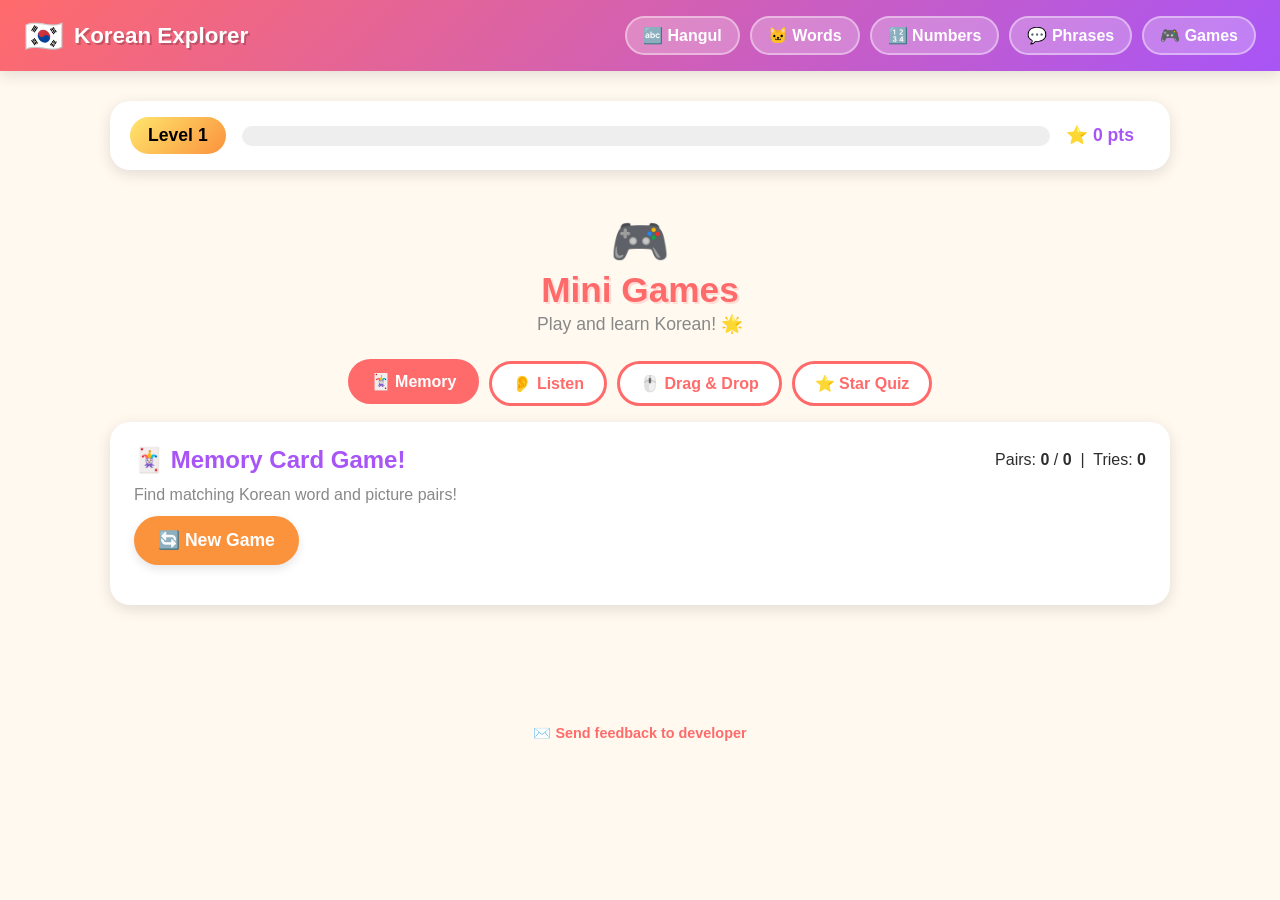
<file: games.html>
<!DOCTYPE html>
<html lang="en">
<head>
  <meta charset="UTF-8" />
  <meta name="viewport" content="width=device-width, initial-scale=1.0" />
  <title>Mini Games 🎮 | Korean Explorer</title>
  <link rel="stylesheet" href="style.css" />
  <style>
    /* ── Memory Game specific ── */
    .memory-grid {
      display: grid;
      grid-template-columns: repeat(4, 1fr);
      gap: 10px;
      margin-top: 16px;
      max-width: 500px;
      margin-left: auto;
      margin-right: auto;
    }

    .mem-card {
      aspect-ratio: 1;
      border-radius: var(--radius-sm);
      cursor: pointer;
      transition: transform 0.3s;
      transform-style: preserve-3d;
      position: relative;
    }

    .mem-card .mem-front,
    .mem-card .mem-back {
      position: absolute;
      inset: 0;
      border-radius: var(--radius-sm);
      display: flex;
      align-items: center;
      justify-content: center;
      backface-visibility: hidden;
      font-size: 1.3rem;
      font-weight: bold;
    }

    .mem-card .mem-back {
      background: linear-gradient(135deg, var(--purple), var(--blue));
      color: #fff;
      font-size: 2rem;
    }

    .mem-card .mem-front {
      background: #fff;
      border: 3px solid var(--secondary);
      flex-direction: column;
      gap: 4px;
      transform: rotateY(180deg);
      font-size: 1.2rem;
      padding: 6px;
      text-align: center;
    }

    .mem-card.flipped { transform: rotateY(180deg); }
    .mem-card.matched .mem-front { border-color: var(--green); background: #f0fff4; }

    /* ── Listen & Choose specific ── */
    .listen-options {
      display: grid;
      grid-template-columns: 1fr 1fr;
      gap: 16px;
      margin-top: 16px;
    }

    .listen-option {
      background: #fff;
      border: 3px solid #ddd;
      border-radius: var(--radius-sm);
      padding: 20px;
      cursor: pointer;
      text-align: center;
      font-size: 1.5rem;
      font-weight: bold;
      transition: border-color 0.2s, background 0.2s, transform 0.15s;
      font-family: inherit;
    }

    .listen-option:hover { border-color: var(--secondary); background: #f0fffe; transform: scale(1.03); }
    .listen-option.correct { border-color: var(--green);  background: #f0fff4; }
    .listen-option.wrong   { border-color: var(--primary); background: #fff0f0; }

    /* ── Drag & Drop specific ── */
    .drag-zone {
      display: flex;
      gap: 16px;
      flex-wrap: wrap;
      justify-content: center;
      margin: 16px 0;
    }

    .drop-slot {
      background: #f8f9fa;
      border: 3px dashed #ccc;
      border-radius: var(--radius-sm);
      min-width: 130px;
      min-height: 70px;
      display: flex;
      align-items: center;
      justify-content: center;
      font-size: 1rem;
      padding: 10px;
      text-align: center;
      transition: border-color 0.2s, background 0.2s;
    }

    .drop-slot.drag-over  { border-color: var(--purple); background: #f5f0ff; }
    .drop-slot.correct    { border-color: var(--green);  background: #f0fff4; }
    .drop-slot.wrong      { border-color: var(--primary); background: #fff0f0; }
    .drop-slot .slot-label { font-size: 0.85rem; color: #aaa; }

    .drag-items-zone {
      display: flex;
      gap: 12px;
      flex-wrap: wrap;
      justify-content: center;
      margin-bottom: 20px;
    }
  </style>
</head>
<body>

<header>
  <a class="logo" href="index.html">
    <span class="logo-icon">🇰🇷</span>
    <span class="logo-text">Korean Explorer</span>
  </a>
  <nav>
    <a href="hangul.html">🔤 Hangul</a>
    <a href="words.html">🐱 Words</a>
    <a href="numbers.html">🔢 Numbers</a>
    <a href="phrases.html">💬 Phrases</a>
    <a href="games.html">🎮 Games</a>
  </nav>
</header>

<main>
  <div class="progress-widget">
    <div class="level-badge" id="level-display">Level 1</div>
    <div class="progress-bar-wrap">
      <div class="progress-bar-fill" id="progress-bar-fill" style="width:0%"></div>
    </div>
    <div class="points-display" id="points-display">⭐ 0 pts</div>
    <div class="stars-display" id="stars-display"></div>
  </div>

  <div class="page-title">
    <div class="page-emoji">🎮</div>
    <h1>Mini Games</h1>
    <p>Play and learn Korean! 🌟</p>
  </div>

  <div class="tabs">
    <button class="tab-btn active" onclick="showGameTab('memory', this)">🃏 Memory</button>
    <button class="tab-btn" onclick="showGameTab('listen', this)">👂 Listen</button>
    <button class="tab-btn" onclick="showGameTab('drag', this)">🖱️ Drag &amp; Drop</button>
    <button class="tab-btn" onclick="showGameTab('quiz', this)">⭐ Star Quiz</button>
  </div>

  <!-- ── MEMORY CARD GAME ── -->
  <div id="tab-memory" class="tab-content">
    <div class="card" style="padding:24px">
      <div style="display:flex; justify-content:space-between; align-items:center; flex-wrap:wrap; gap:10px; margin-bottom:12px">
        <h2 style="color:var(--purple)">🃏 Memory Card Game!</h2>
        <div>Pairs: <strong id="mem-pairs">0</strong> / <strong id="mem-total">0</strong> &nbsp;|&nbsp; Tries: <strong id="mem-tries">0</strong></div>
      </div>
      <p style="color:#888; margin-bottom:12px">Find matching Korean word and picture pairs!</p>
      <button class="btn btn-orange" onclick="startMemoryGame()">🔄 New Game</button>
      <div class="memory-grid" id="memory-grid"></div>
    </div>
  </div>

  <!-- ── LISTEN & CHOOSE ── -->
  <div id="tab-listen" class="tab-content" style="display:none">
    <div class="card" style="padding:24px; text-align:center">
      <div style="display:flex; justify-content:space-between; align-items:center; flex-wrap:wrap; gap:10px; margin-bottom:16px">
        <h2 style="color:var(--purple)">👂 Listen &amp; Choose!</h2>
        <div>Score: <strong id="listen-score">0</strong> / <strong id="listen-total">10</strong></div>
      </div>
      <p style="color:#888; margin-bottom:16px">Listen to the Korean word and pick the right picture!</p>
      <button class="btn btn-primary btn-lg" id="listen-play-btn" onclick="playListenWord()" style="margin-bottom:20px">
        🔊 Play Word!
      </button>
      <div class="listen-options" id="listen-options"></div>
    </div>
  </div>

  <!-- ── DRAG & DROP ── -->
  <div id="tab-drag" class="tab-content" style="display:none">
    <div class="card" style="padding:24px">
      <div style="display:flex; justify-content:space-between; align-items:center; flex-wrap:wrap; gap:10px; margin-bottom:16px">
        <h2 style="color:var(--purple)">🖱️ Drag &amp; Drop!</h2>
        <div>Score: <strong id="drag-score">0</strong></div>
      </div>
      <p style="color:#888; margin-bottom:16px">Drag the Korean word to match the picture!</p>
      <button class="btn btn-orange" onclick="startDragGame()" style="margin-bottom:20px">🔄 New Round</button>

      <div class="drag-items-zone" id="drag-items"></div>
      <div class="drag-zone" id="drag-targets"></div>
    </div>
  </div>

  <!-- ── STAR QUIZ ── -->
  <div id="tab-quiz" class="tab-content" style="display:none">
    <div class="card" style="padding:24px; text-align:center">
      <div style="display:flex; justify-content:space-between; align-items:center; flex-wrap:wrap; gap:10px; margin-bottom:16px">
        <h2 style="color:var(--purple)">⭐ Star Quiz!</h2>
        <div>Question: <strong id="sq-q-num">1</strong> / 10</div>
      </div>
      <button class="btn btn-orange" onclick="startStarQuiz()" style="margin-bottom:16px">🔄 New Quiz</button>

      <div id="sq-area">
        <div id="sq-image" style="font-size:5rem; margin:10px 0"></div>
        <div id="sq-question" style="font-size:1.2rem; color:#555; margin-bottom:16px"></div>
        <div class="quiz-options" id="sq-options"></div>
      </div>

      <div id="sq-done" style="display:none">
        <div class="scoreboard">
          <div class="score-big" id="sq-final"></div>
          <div class="score-label">out of 10</div>
          <div class="stars-row" id="sq-stars"></div>
        </div>
        <button class="btn btn-primary btn-lg" onclick="startStarQuiz()">Play Again! 🔄</button>
      </div>
    </div>
  </div>
</main>

<div id="ad-banner"></div>
<div id="toast"></div>

<footer>
  <p><a href="mailto:nomadongho@gmail.com?subject=Korean Explorer Feedback">✉️ Send feedback to developer</a></p>
</footer>

<script src="audio.js"></script>
<script src="progress.js"></script>
<script src="script.js"></script>
<script src="ads.js"></script>
<script>
// ─── Shared word data ──────────────────────────
const gameWords = [
  { emoji:'🐱', korean:'고양이', english:'Cat' },
  { emoji:'🐶', korean:'강아지', english:'Dog' },
  { emoji:'🐰', korean:'토끼',   english:'Rabbit' },
  { emoji:'🐻', korean:'곰',     english:'Bear' },
  { emoji:'🍎', korean:'사과',   english:'Apple' },
  { emoji:'🍌', korean:'바나나', english:'Banana' },
  { emoji:'🔴', korean:'빨간색', english:'Red' },
  { emoji:'🔵', korean:'파란색', english:'Blue' },
  { emoji:'👨', korean:'아빠',   english:'Dad' },
  { emoji:'👩', korean:'엄마',   english:'Mom' },
  { emoji:'👀', korean:'눈',     english:'Eyes' },
  { emoji:'👄', korean:'입',     english:'Mouth' },
];

// ── Tab switching ──────────────────────────────
function showGameTab(tab, btn) {
  document.querySelectorAll('.tab-content').forEach(t => t.style.display = 'none');
  document.querySelectorAll('.tabs .tab-btn').forEach(b => b.classList.remove('active'));
  document.getElementById('tab-' + tab).style.display = '';
  btn.classList.add('active');

  if (tab === 'memory') startMemoryGame();
  if (tab === 'listen') startListenGame();
  if (tab === 'drag')   startDragGame();
  if (tab === 'quiz')   startStarQuiz();
}

// ════════════════════════════════════════════════
// ── MEMORY CARD GAME ─────────────────────────────
// ════════════════════════════════════════════════
let memPairs    = 0;
let memTries    = 0;
let memFlipped  = [];
let memLocked   = false;
let memMatched  = 0;

function startMemoryGame() {
  memPairs   = 0;
  memTries   = 0;
  memFlipped = [];
  memLocked  = false;
  memMatched = 0;

  const items   = pickRandom(gameWords, 6);
  const total   = items.length;
  document.getElementById('mem-pairs').textContent = 0;
  document.getElementById('mem-total').textContent = total;
  document.getElementById('mem-tries').textContent = 0;

  // Each pair: one emoji card + one korean card
  const cards = [];
  items.forEach((w, i) => {
    cards.push({ id: i, type: 'emoji',  content: w.emoji,  korean: w.korean, english: w.english });
    cards.push({ id: i, type: 'korean', content: w.korean, korean: w.korean, english: w.english });
  });
  const shuffled = shuffle(cards);

  const grid = document.getElementById('memory-grid');
  grid.innerHTML = '';
  shuffled.forEach((card, idx) => {
    const el = document.createElement('div');
    el.className = 'mem-card';
    el.dataset.id   = card.id;
    el.dataset.type = card.type;
    el.dataset.idx  = idx;
    el.innerHTML = `
      <div class="mem-back">🎴</div>
      <div class="mem-front">
        ${card.type === 'emoji'
          ? `<div style="font-size:2.5rem">${card.content}</div><div style="font-size:0.75rem;color:#888">${card.english}</div>`
          : `<div style="font-size:1.4rem;color:var(--primary);font-weight:bold">${card.content}</div>`
        }
      </div>`;
    el.onclick = () => flipMemCard(el, card);
    grid.appendChild(el);
  });
}

function flipMemCard(el, card) {
  if (memLocked) return;
  if (el.classList.contains('flipped') || el.classList.contains('matched')) return;

  el.classList.add('flipped');
  if (card.type === 'korean') AudioManager.speakKorean(card.korean);
  memFlipped.push({ el, card });

  if (memFlipped.length === 2) {
    memLocked = true;
    memTries++;
    document.getElementById('mem-tries').textContent = memTries;

    const [a, b] = memFlipped;
    if (a.card.id === b.card.id && a.card.type !== b.card.type) {
      // Match!
      a.el.classList.add('matched');
      b.el.classList.add('matched');
      memMatched++;
      document.getElementById('mem-pairs').textContent = memMatched;

      const total = parseInt(document.getElementById('mem-total').textContent);
      if (memMatched === total) {
        setTimeout(() => {
          showToast('All pairs found! Amazing! 🌟', 'star', 3000);
          launchConfetti();
          ProgressManager.addStar();
          const result = ProgressManager.addPoints(30);
          if (result.leveledUp) showToast('Level Up! 🎉', 'star', 3000);
        }, 400);
      } else {
        showToast('Match! +10 pts 🎉', 'correct');
        const result = ProgressManager.addPoints(10);
        if (result.leveledUp) { launchConfetti(); showToast('Level Up! 🎉', 'star', 3000); }
      }
      memFlipped = [];
      memLocked  = false;
    } else {
      showToast('Not a match! 🙂', 'wrong');
      setTimeout(() => {
        a.el.classList.remove('flipped');
        b.el.classList.remove('flipped');
        memFlipped = [];
        memLocked  = false;
      }, 1000);
    }
  }
}

// ════════════════════════════════════════════════
// ── LISTEN & CHOOSE ──────────────────────────────
// ════════════════════════════════════════════════
let listenIndex   = 0;
let listenScore   = 0;
let listenWord    = null;
let listenAnswered = false;

function startListenGame() {
  listenIndex   = 0;
  listenScore   = 0;
  listenAnswered = false;
  document.getElementById('listen-score').textContent = 0;
  document.getElementById('listen-total').textContent = 10;
  nextListenQuestion();
}

function nextListenQuestion() {
  if (listenIndex >= 10) {
    showToast('Great job! 🌟 Game over!', 'star', 3000);
    if (listenScore >= 7) { launchConfetti(); ProgressManager.addStar(); }
    return;
  }
  listenAnswered = false;
  listenWord     = gameWords[Math.floor(Math.random() * gameWords.length)];
  const opts     = pickRandom(gameWords.filter(w => w.korean !== listenWord.korean), 3);
  opts.push(listenWord);
  const shuffled = shuffle(opts);

  const container = document.getElementById('listen-options');
  container.innerHTML = '';
  shuffled.forEach(w => {
    const btn = document.createElement('button');
    btn.className = 'listen-option';
    btn.innerHTML = `<div style="font-size:2.5rem">${w.emoji}</div><div style="font-size:0.9rem;color:#888">${w.english}</div>`;
    btn.onclick = () => checkListenAnswer(btn, w, container);
    container.appendChild(btn);
  });
}

function playListenWord() {
  if (listenWord) AudioManager.speakKorean(listenWord.korean);
}

function checkListenAnswer(btn, chosen, container) {
  if (listenAnswered) return;
  listenAnswered = true;

  if (chosen.korean === listenWord.korean) {
    btn.classList.add('correct');
    showToast('Correct! 🎉 +10 pts', 'correct');
    listenScore++;
    document.getElementById('listen-score').textContent = listenScore;
    const result = ProgressManager.addPoints(10);
    if (result.leveledUp) { launchConfetti(); showToast('Level Up! 🎉', 'star', 3000); }
  } else {
    btn.classList.add('wrong');
    showToast('Not quite! 🙂', 'wrong');
    container.querySelectorAll('.listen-option').forEach(b => {
      if (b !== btn) { /* highlight nothing extra - just leave it */ }
    });
  }

  listenIndex++;
  setTimeout(() => {
    nextListenQuestion();
    setTimeout(playListenWord, 400);
  }, 1200);
}

// ════════════════════════════════════════════════
// ── DRAG & DROP GAME ─────────────────────────────
// ════════════════════════════════════════════════
let dragScore = 0;
let dragItems_data = [];
let draggedEl = null;

function startDragGame() {
  const items = pickRandom(gameWords, 4);
  dragItems_data = items;

  // Drag items (Korean words)
  const itemsZone = document.getElementById('drag-items');
  itemsZone.innerHTML = '';
  shuffle([...items]).forEach(w => {
    const el = document.createElement('div');
    el.className = 'drag-item';
    el.textContent = w.korean;
    el.draggable = true;
    el.dataset.korean = w.korean;

    el.addEventListener('dragstart', e => {
      draggedEl = el;
      e.dataTransfer.setData('text/plain', w.korean);
      setTimeout(() => el.style.opacity = '0.5', 0);
    });
    el.addEventListener('dragend', () => { el.style.opacity = '1'; draggedEl = null; });

    // Touch events for mobile
    el.addEventListener('touchstart', e => {
      draggedEl = el;
      el.style.opacity = '0.5';
    }, { passive: true });

    itemsZone.appendChild(el);
  });

  // Drop targets (emoji pictures)
  const targetsZone = document.getElementById('drag-targets');
  targetsZone.innerHTML = '';
  items.forEach(w => {
    const slot = document.createElement('div');
    slot.className = 'drop-slot';
    slot.dataset.korean = w.korean;
    slot.innerHTML = `<div style="font-size:2.5rem">${w.emoji}</div><div class="slot-label">${w.english}</div>`;

    slot.addEventListener('dragover', e => { e.preventDefault(); slot.classList.add('drag-over'); });
    slot.addEventListener('dragleave', () => slot.classList.remove('drag-over'));
    slot.addEventListener('drop', e => {
      e.preventDefault();
      slot.classList.remove('drag-over');
      const korean = e.dataTransfer.getData('text/plain');
      checkDrop(slot, korean, w);
    });

    // Touch drop
    slot.addEventListener('touchend', e => {
      if (!draggedEl) return;
      const korean = draggedEl.dataset.korean;
      draggedEl.style.opacity = '1';
      checkDrop(slot, korean, w);
      draggedEl = null;
    });

    targetsZone.appendChild(slot);
  });
}

function checkDrop(slot, droppedKorean, targetWord) {
  if (slot.classList.contains('correct')) return;

  if (droppedKorean === targetWord.korean) {
    slot.classList.add('correct');
    slot.innerHTML = `<div style="font-size:2rem">✅</div><div style="font-weight:bold;color:var(--green)">${targetWord.korean}</div><div style="font-size:0.8rem;color:#aaa">${targetWord.english}</div>`;
    AudioManager.speakKorean(targetWord.korean);
    showToast('Correct! 🎉 +10 pts', 'correct');
    dragScore += 10;
    document.getElementById('drag-score').textContent = dragScore;
    const result = ProgressManager.addPoints(10);
    if (result.leveledUp) { launchConfetti(); showToast('Level Up! 🎉', 'star', 3000); }

    // Remove from drag pool
    const items = document.querySelectorAll('.drag-item');
    items.forEach(it => { if (it.dataset.korean === droppedKorean) it.remove(); });

    // Check all done
    const remaining = document.querySelectorAll('.drop-slot:not(.correct)').length;
    if (remaining === 0) {
      setTimeout(() => {
        showToast('All matched! 🌟', 'star', 3000);
        launchConfetti();
        ProgressManager.addStar();
      }, 500);
    }
  } else {
    slot.classList.add('wrong');
    showToast('Try again! 🙂', 'wrong');
    setTimeout(() => slot.classList.remove('wrong'), 800);
  }
}

// ════════════════════════════════════════════════
// ── STAR QUIZ ─────────────────────────────────────
// ════════════════════════════════════════════════
let sqIndex    = 0;
let sqScore    = 0;
let sqAnswered = false;

function startStarQuiz() {
  sqIndex    = 0;
  sqScore    = 0;
  sqAnswered = false;
  document.getElementById('sq-q-num').textContent = 1;
  document.getElementById('sq-area').style.display = '';
  document.getElementById('sq-done').style.display  = 'none';
  nextStarQuestion();
}

function nextStarQuestion() {
  if (sqIndex >= 10) { finishStarQuiz(); return; }
  sqAnswered = false;
  document.getElementById('sq-q-num').textContent = sqIndex + 1;

  const correct = gameWords[Math.floor(Math.random() * gameWords.length)];
  const mode    = Math.random() < 0.5 ? 'picture' : 'english';

  document.getElementById('sq-image').textContent    = correct.emoji;
  if (mode === 'picture') {
    document.getElementById('sq-question').textContent = 'What is this in Korean?';
  } else {
    document.getElementById('sq-image').textContent    = correct.english;
    document.getElementById('sq-question').textContent = 'How do you say this in Korean?';
  }

  AudioManager.speakEnglish(document.getElementById('sq-question').textContent);

  const opts     = pickRandom(gameWords.filter(w => w.korean !== correct.korean), 3);
  opts.push(correct);
  const shuffled = shuffle(opts);

  const container = document.getElementById('sq-options');
  container.innerHTML = '';
  shuffled.forEach(w => {
    const btn = document.createElement('button');
    btn.className = 'quiz-option';
    btn.innerHTML = `<span style="font-size:1.5rem">${w.emoji}</span> ${w.korean}`;
    btn.onclick = () => checkStarAnswer(btn, w, correct, container);
    container.appendChild(btn);
  });
}

function checkStarAnswer(btn, chosen, correct, container) {
  if (sqAnswered) return;
  sqAnswered = true;

  if (chosen.korean === correct.korean) {
    btn.classList.add('correct');
    popElement(btn);
    showToast('⭐ Correct! +10 pts', 'correct');
    AudioManager.speakKorean(correct.korean);
    sqScore++;
    const result = ProgressManager.addPoints(10);
    if (result.leveledUp) { launchConfetti(); showToast('Level Up! 🎉', 'star', 3000); }
  } else {
    btn.classList.add('wrong');
    shakeElement(btn);
    showToast('Not quite! 🙂', 'wrong');
    container.querySelectorAll('.quiz-option').forEach(b => {
      const txt = b.textContent || b.innerText;
      if (txt.includes(correct.korean)) b.classList.add('correct');
    });
  }

  sqIndex++;
  setTimeout(nextStarQuestion, 1400);
}

function finishStarQuiz() {
  document.getElementById('sq-area').style.display = 'none';
  document.getElementById('sq-done').style.display  = '';
  document.getElementById('sq-final').textContent   = sqScore;
  const starsCount = Math.round((sqScore / 10) * 3);
  document.getElementById('sq-stars').textContent   = '⭐'.repeat(starsCount);
  if (sqScore >= 7) { launchConfetti(); }
  if (starsCount > 0) ProgressManager.addStar();
}

// ── Init ─────────────────────────────────────
document.addEventListener('DOMContentLoaded', () => {
  startMemoryGame();
});
</script>
</body>
</html>
</file>
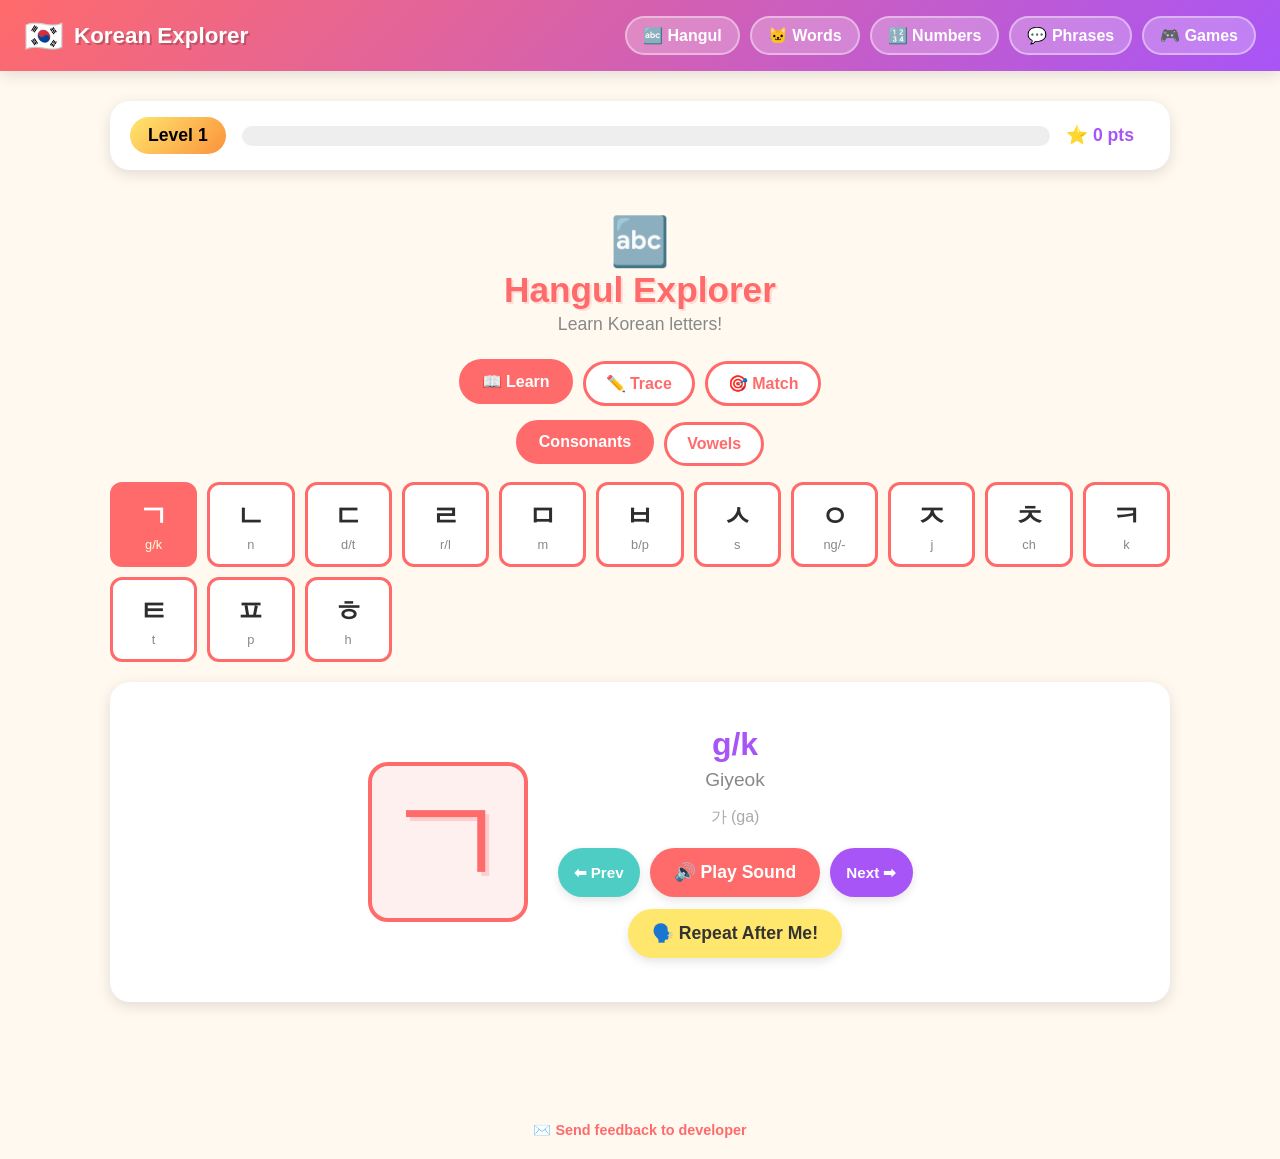
<file: hangul.html>
<!DOCTYPE html>
<html lang="en">
<head>
  <meta charset="UTF-8" />
  <meta name="viewport" content="width=device-width, initial-scale=1.0" />
  <title>Hangul Explorer 🔤 | Korean Explorer</title>
  <link rel="stylesheet" href="style.css" />
</head>
<body>

<header>
  <a class="logo" href="index.html">
    <span class="logo-icon">🇰🇷</span>
    <span class="logo-text">Korean Explorer</span>
  </a>
  <nav>
    <a href="hangul.html">🔤 Hangul</a>
    <a href="words.html">🐱 Words</a>
    <a href="numbers.html">🔢 Numbers</a>
    <a href="phrases.html">💬 Phrases</a>
    <a href="games.html">🎮 Games</a>
  </nav>
</header>

<main>
  <div class="progress-widget">
    <div class="level-badge" id="level-display">Level 1</div>
    <div class="progress-bar-wrap">
      <div class="progress-bar-fill" id="progress-bar-fill" style="width:0%"></div>
    </div>
    <div class="points-display" id="points-display">⭐ 0 pts</div>
    <div class="stars-display" id="stars-display"></div>
  </div>

  <div class="page-title">
    <div class="page-emoji">🔤</div>
    <h1>Hangul Explorer</h1>
    <p>Learn Korean letters!</p>
  </div>

  <!-- Tabs -->
  <div class="tabs">
    <button class="tab-btn active" onclick="showTab('learn', this)">📖 Learn</button>
    <button class="tab-btn" onclick="showTab('trace', this)">✏️ Trace</button>
    <button class="tab-btn" onclick="showTab('match', this)">🎯 Match</button>
  </div>

  <!-- ── LEARN TAB ── -->
  <div id="tab-learn" class="tab-content">
    <!-- Sub-tabs for consonants / vowels -->
    <div class="tabs" style="margin-top:0">
      <button class="tab-btn active" onclick="showLetterGroup('consonants', this)" id="cons-btn">Consonants</button>
      <button class="tab-btn" onclick="showLetterGroup('vowels', this)" id="vowels-btn">Vowels</button>
    </div>

    <!-- Letter browser grid -->
    <div class="letter-grid" id="letter-grid"></div>

    <!-- Large display card -->
    <div class="card" style="margin-top:20px; padding:24px">
      <div class="letter-showcase">
        <div class="letter-big" id="big-letter" onclick="playCurrentLetter()" title="Click to hear!">ㄱ</div>
        <div class="letter-info">
          <div class="letter-romanization" id="letter-roman">g / k</div>
          <div class="letter-name" id="letter-name">Giyeok</div>
          <div class="letter-name" id="letter-example" style="font-size:1rem; color:#aaa"></div>
          <div class="letter-nav">
            <button class="btn btn-secondary btn-sm" onclick="prevLetter()">⬅ Prev</button>
            <button class="btn btn-primary" onclick="playCurrentLetter()">🔊 Play Sound</button>
            <button class="btn btn-purple btn-sm" onclick="nextLetter()">Next ➡</button>
          </div>
          <div style="margin-top:12px">
            <button class="btn btn-accent" onclick="repeatAfterMe()">🗣️ Repeat After Me!</button>
          </div>
        </div>
      </div>
    </div>
  </div>

  <!-- ── TRACE TAB ── -->
  <div id="tab-trace" class="tab-content" style="display:none">
    <div class="card" style="text-align:center; padding:24px">
      <h2 style="color:var(--purple); margin-bottom:8px">✏️ Trace the Letter!</h2>
      <p style="color:#888; margin-bottom:16px">Draw the letter with your finger or mouse</p>
      <div style="font-size:5rem; color:var(--primary); margin-bottom:8px" id="trace-letter-display">ㄱ</div>
      <canvas id="tracing-canvas" width="280" height="280"></canvas>
      <div style="margin-top:16px; display:flex; gap:10px; justify-content:center; flex-wrap:wrap">
        <button class="btn btn-primary" onclick="playCurrentLetter()">🔊 Hear it</button>
        <button class="btn btn-secondary" onclick="clearCanvas()">🗑️ Clear</button>
        <button class="btn btn-green" onclick="doneTracing()">✅ Done!</button>
      </div>
    </div>
  </div>

  <!-- ── MATCH TAB ── -->
  <div id="tab-match" class="tab-content" style="display:none">
    <div class="card" style="padding:24px">
      <div style="display:flex; align-items:center; justify-content:space-between; flex-wrap:wrap; gap:10px; margin-bottom:16px">
        <h2 style="color:var(--purple)">🎯 Match the Letter!</h2>
        <div>
          Score: <strong id="match-score">0</strong> / <strong id="match-total">0</strong>
        </div>
      </div>

      <div style="text-align:center; margin-bottom:20px">
        <p style="font-size:1.1rem; color:#888; margin-bottom:8px">Match the Korean letter to its sound!</p>
        <button class="btn btn-orange" onclick="startMatchGame()">🔄 New Game</button>
      </div>

      <div id="match-game-area">
        <div class="match-area">
          <div class="match-col" id="match-letters"></div>
          <div style="display:flex; align-items:center; font-size:2rem; color:#ccc">↔</div>
          <div class="match-col" id="match-sounds"></div>
        </div>
      </div>
    </div>
  </div>
</main>

<div id="ad-banner"></div>
<div id="toast"></div>

<footer>
  <p><a href="mailto:nomadongho@gmail.com?subject=Korean Explorer Feedback">✉️ Send feedback to developer</a></p>
</footer>

<script src="audio.js"></script>
<script src="progress.js"></script>
<script src="script.js"></script>
<script src="ads.js"></script>
<script>
// ─── Hangul Data ───────────────────────────────
const consonants = [
  { char:'ㄱ', roman:'g/k',  name:'Giyeok',   example:'가 (ga)' },
  { char:'ㄴ', roman:'n',    name:'Nieun',     example:'나 (na)' },
  { char:'ㄷ', roman:'d/t',  name:'Digeut',    example:'다 (da)' },
  { char:'ㄹ', roman:'r/l',  name:'Rieul',     example:'라 (ra)' },
  { char:'ㅁ', roman:'m',    name:'Mieum',     example:'마 (ma)' },
  { char:'ㅂ', roman:'b/p',  name:'Bieup',     example:'바 (ba)' },
  { char:'ㅅ', roman:'s',    name:'Siot',      example:'사 (sa)' },
  { char:'ㅇ', roman:'ng/-', name:'Ieung',     example:'아 (a)' },
  { char:'ㅈ', roman:'j',    name:'Jieut',     example:'자 (ja)' },
  { char:'ㅊ', roman:'ch',   name:'Chieut',    example:'차 (cha)' },
  { char:'ㅋ', roman:'k',    name:'Kieuk',     example:'카 (ka)' },
  { char:'ㅌ', roman:'t',    name:'Tieut',     example:'타 (ta)' },
  { char:'ㅍ', roman:'p',    name:'Pieup',     example:'파 (pa)' },
  { char:'ㅎ', roman:'h',    name:'Hieut',     example:'하 (ha)' },
];

const vowels = [
  { char:'ㅏ', roman:'a',   name:'A',    example:'아 (a)' },
  { char:'ㅑ', roman:'ya',  name:'Ya',   example:'야 (ya)' },
  { char:'ㅓ', roman:'eo',  name:'Eo',   example:'어 (eo)' },
  { char:'ㅕ', roman:'yeo', name:'Yeo',  example:'여 (yeo)' },
  { char:'ㅗ', roman:'o',   name:'O',    example:'오 (o)' },
  { char:'ㅛ', roman:'yo',  name:'Yo',   example:'요 (yo)' },
  { char:'ㅜ', roman:'u',   name:'U',    example:'우 (u)' },
  { char:'ㅠ', roman:'yu',  name:'Yu',   example:'유 (yu)' },
  { char:'ㅡ', roman:'eu',  name:'Eu',   example:'으 (eu)' },
  { char:'ㅣ', roman:'i',   name:'I',    example:'이 (i)' },
];

let currentGroup   = consonants;
let currentIndex   = 0;
let matchSelected  = null;
let matchScore     = 0;
let matchTotal     = 0;

// ─── Tab switching ─────────────────────────────
function showTab(tab, btn) {
  document.querySelectorAll('.tab-content').forEach(t => t.style.display = 'none');
  document.querySelectorAll('.tabs .tab-btn').forEach(b => b.classList.remove('active'));
  document.getElementById('tab-' + tab).style.display = '';
  btn.classList.add('active');

  if (tab === 'match') startMatchGame();
  if (tab === 'trace') renderTrace();
}

// ─── Letter Group switching ─────────────────────
function showLetterGroup(group, btn) {
  currentGroup = group === 'consonants' ? consonants : vowels;
  currentIndex = 0;
  document.querySelectorAll('#tab-learn .tabs .tab-btn').forEach(b => b.classList.remove('active'));
  btn.classList.add('active');
  renderLetterGrid();
  renderLetterCard();
}

// ─── Render grid ──────────────────────────────
function renderLetterGrid() {
  const grid = document.getElementById('letter-grid');
  grid.innerHTML = '';
  currentGroup.forEach((l, i) => {
    const tile = document.createElement('div');
    tile.className = 'letter-tile' + (i === currentIndex ? ' selected' : '');
    tile.innerHTML = `<div class="lt-char">${l.char}</div><div class="lt-roman">${l.roman}</div>`;
    tile.onclick = () => { currentIndex = i; renderLetterGrid(); renderLetterCard(); };
    grid.appendChild(tile);
  });
}

// ─── Render card ──────────────────────────────
function renderLetterCard() {
  const l = currentGroup[currentIndex];
  document.getElementById('big-letter').textContent    = l.char;
  document.getElementById('letter-roman').textContent  = l.roman;
  document.getElementById('letter-name').textContent   = l.name;
  document.getElementById('letter-example').textContent = l.example;
  if (document.getElementById('trace-letter-display')) {
    document.getElementById('trace-letter-display').textContent = l.char;
  }
}

function prevLetter() {
  currentIndex = (currentIndex - 1 + currentGroup.length) % currentGroup.length;
  renderLetterGrid();
  renderLetterCard();
}

function nextLetter() {
  currentIndex = (currentIndex + 1) % currentGroup.length;
  renderLetterGrid();
  renderLetterCard();
}

function playCurrentLetter() {
  const l = currentGroup[currentIndex];
  AudioManager.speakKorean(l.char);
  popElement(document.getElementById('big-letter'));
}

function repeatAfterMe() {
  const l = currentGroup[currentIndex];
  AudioManager.speakEnglish('Say: ' + l.roman);
  setTimeout(() => AudioManager.speakKorean(l.char), 1500);
}

// ─── Trace Canvas ──────────────────────────────
function renderTrace() {
  const l = currentGroup[currentIndex];
  document.getElementById('trace-letter-display').textContent = l.char;
  clearCanvas();
}

let isDrawing = false;
let lastX = 0, lastY = 0;

document.addEventListener('DOMContentLoaded', () => {
  const canvas = document.getElementById('tracing-canvas');
  const ctx    = canvas.getContext('2d');
  ctx.lineWidth   = 8;
  ctx.lineCap     = 'round';
  ctx.strokeStyle = '#FF6B6B';

  function getPos(e) {
    const rect = canvas.getBoundingClientRect();
    const scaleX = canvas.width  / rect.width;
    const scaleY = canvas.height / rect.height;
    const src = e.touches ? e.touches[0] : e;
    return {
      x: (src.clientX - rect.left) * scaleX,
      y: (src.clientY - rect.top)  * scaleY,
    };
  }

  function startDraw(e) { e.preventDefault(); isDrawing = true; const p = getPos(e); lastX = p.x; lastY = p.y; }
  function draw(e)  {
    e.preventDefault();
    if (!isDrawing) return;
    const p = getPos(e);
    ctx.beginPath();
    ctx.moveTo(lastX, lastY);
    ctx.lineTo(p.x, p.y);
    ctx.stroke();
    lastX = p.x; lastY = p.y;
  }
  function stopDraw(e) { e.preventDefault(); isDrawing = false; }

  canvas.addEventListener('mousedown',  startDraw);
  canvas.addEventListener('mousemove',  draw);
  canvas.addEventListener('mouseup',    stopDraw);
  canvas.addEventListener('mouseleave', stopDraw);
  canvas.addEventListener('touchstart', startDraw, { passive: false });
  canvas.addEventListener('touchmove',  draw,      { passive: false });
  canvas.addEventListener('touchend',   stopDraw,  { passive: false });

  renderLetterGrid();
  renderLetterCard();
});

function clearCanvas() {
  const canvas = document.getElementById('tracing-canvas');
  const ctx    = canvas.getContext('2d');
  ctx.clearRect(0, 0, canvas.width, canvas.height);
}

function doneTracing() {
  const result = ProgressManager.addPoints(10);
  showToast('Great tracing! +10 points! 🌟', 'correct');
  if (result.leveledUp) { launchConfetti(); showToast('Level Up! 🎉', 'star', 3000); }
  ProgressManager.addStar();
}

// ─── Match Game ────────────────────────────────
function startMatchGame() {
  matchScore = 0;
  matchTotal = 0;
  matchSelected = null;
  document.getElementById('match-score').textContent = 0;

  const items = pickRandom(currentGroup, 5);
  matchTotal  = items.length;
  document.getElementById('match-total').textContent = matchTotal;

  const letters = shuffle(items);
  const sounds  = shuffle([...items]);

  const leftCol  = document.getElementById('match-letters');
  const rightCol = document.getElementById('match-sounds');
  leftCol.innerHTML  = '';
  rightCol.innerHTML = '';

  letters.forEach((l, i) => {
    const el = document.createElement('div');
    el.className = 'match-item';
    el.textContent = l.char;
    el.dataset.char = l.char;
    el.dataset.side = 'letter';
    el.onclick = () => handleMatchClick(el);
    leftCol.appendChild(el);
  });

  sounds.forEach((l, i) => {
    const el = document.createElement('div');
    el.className = 'match-item';
    el.textContent = l.roman + ' (' + l.name + ')';
    el.dataset.char = l.char;
    el.dataset.side = 'sound';
    el.onclick = () => handleMatchClick(el);
    rightCol.appendChild(el);
  });
}

function handleMatchClick(el) {
  if (el.classList.contains('matched')) return;

  if (!matchSelected) {
    // first selection
    matchSelected = el;
    el.classList.add('selected');
    AudioManager.speakKorean(el.dataset.char);
    return;
  }

  if (matchSelected === el) {
    // deselect
    el.classList.remove('selected');
    matchSelected = null;
    return;
  }

  if (matchSelected.dataset.side === el.dataset.side) {
    // same side — switch selection
    matchSelected.classList.remove('selected');
    matchSelected = el;
    el.classList.add('selected');
    AudioManager.speakKorean(el.dataset.char);
    return;
  }

  // Check match
  if (matchSelected.dataset.char === el.dataset.char) {
    matchSelected.classList.remove('selected');
    matchSelected.classList.add('matched');
    el.classList.add('matched');
    matchScore++;
    document.getElementById('match-score').textContent = matchScore;
    AudioManager.speakKorean(el.dataset.char);
    showToast('Correct! 🎉 +10 pts', 'correct');
    const result = ProgressManager.addPoints(10);
    if (result.leveledUp) { launchConfetti(); showToast('Level Up! 🎉', 'star', 3000); }

    if (matchScore === matchTotal) {
      setTimeout(() => {
        showToast('All matched! You are amazing! ⭐', 'star', 3000);
        launchConfetti();
        ProgressManager.addStar();
      }, 600);
    }
  } else {
    matchSelected.classList.remove('selected');
    matchSelected.classList.add('wrong');
    el.classList.add('wrong');
    setTimeout(() => {
      matchSelected.classList.remove('wrong');
      el.classList.remove('wrong');
    }, 800);
    showToast('Try again! 🙂', 'wrong');
    AudioManager.speakEnglish('Try again');
  }
  matchSelected = null;
}
</script>
</body>
</html>
</file>
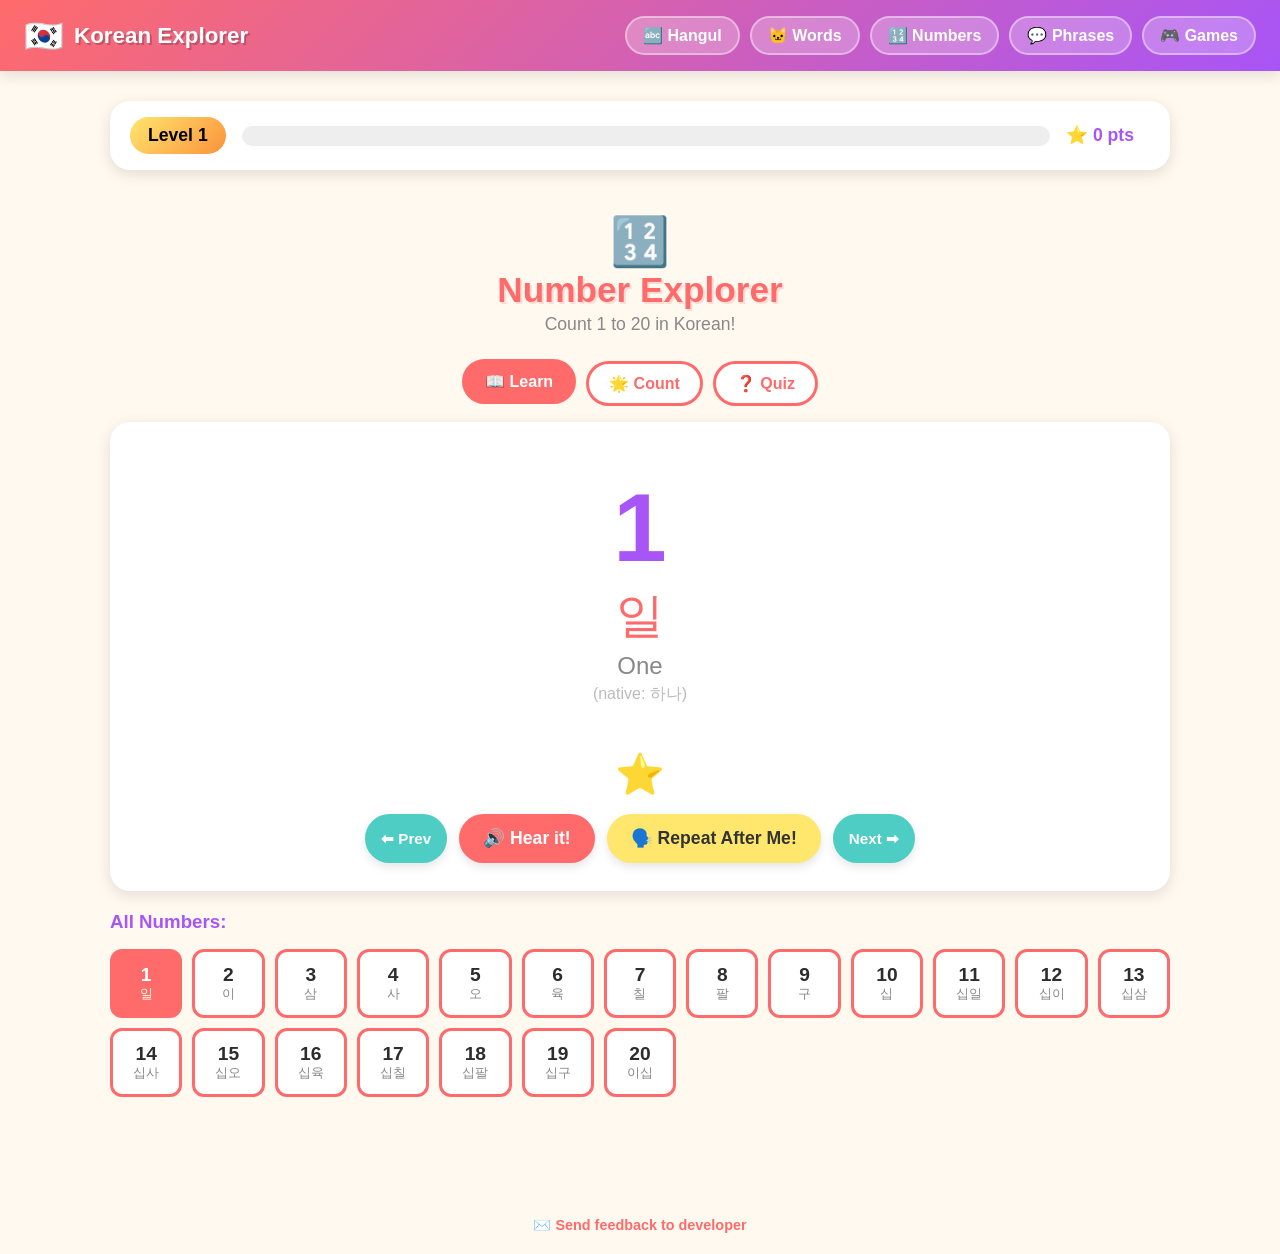
<file: numbers.html>
<!DOCTYPE html>
<html lang="en">
<head>
  <meta charset="UTF-8" />
  <meta name="viewport" content="width=device-width, initial-scale=1.0" />
  <title>Number Explorer 🔢 | Korean Explorer</title>
  <link rel="stylesheet" href="style.css" />
</head>
<body>

<header>
  <a class="logo" href="index.html">
    <span class="logo-icon">🇰🇷</span>
    <span class="logo-text">Korean Explorer</span>
  </a>
  <nav>
    <a href="hangul.html">🔤 Hangul</a>
    <a href="words.html">🐱 Words</a>
    <a href="numbers.html">🔢 Numbers</a>
    <a href="phrases.html">💬 Phrases</a>
    <a href="games.html">🎮 Games</a>
  </nav>
</header>

<main>
  <div class="progress-widget">
    <div class="level-badge" id="level-display">Level 1</div>
    <div class="progress-bar-wrap">
      <div class="progress-bar-fill" id="progress-bar-fill" style="width:0%"></div>
    </div>
    <div class="points-display" id="points-display">⭐ 0 pts</div>
    <div class="stars-display" id="stars-display"></div>
  </div>

  <div class="page-title">
    <div class="page-emoji">🔢</div>
    <h1>Number Explorer</h1>
    <p>Count 1 to 20 in Korean!</p>
  </div>

  <div class="tabs">
    <button class="tab-btn active" onclick="showNumTab('learn', this)">📖 Learn</button>
    <button class="tab-btn" onclick="showNumTab('count', this)">🌟 Count</button>
    <button class="tab-btn" onclick="showNumTab('quiz', this)">❓ Quiz</button>
  </div>

  <!-- ── LEARN TAB ── -->
  <div id="tab-learn" class="tab-content">
    <div class="card" style="padding:28px; text-align:center">
      <div class="number-display">
        <div class="number-big" id="num-arabic"></div>
        <div class="number-korean" id="num-korean"></div>
        <div class="number-english" id="num-english"></div>
        <div class="number-english" style="font-size:1rem; color:#bbb" id="num-native"></div>
      </div>
      <div class="counting-objects" id="counting-objects"></div>
      <div style="display:flex; gap:12px; justify-content:center; flex-wrap:wrap; margin-top:16px">
        <button class="btn btn-secondary btn-sm" onclick="changeNum(-1)">⬅ Prev</button>
        <button class="btn btn-primary" onclick="playNumber()">🔊 Hear it!</button>
        <button class="btn btn-accent" onclick="repeatNumber()">🗣️ Repeat After Me!</button>
        <button class="btn btn-secondary btn-sm" onclick="changeNum(1)">Next ➡</button>
      </div>
    </div>

    <!-- Number grid -->
    <div style="margin-top:20px">
      <h3 style="color:var(--purple); margin-bottom:12px">All Numbers:</h3>
      <div class="letter-grid" id="number-grid" style="grid-template-columns: repeat(auto-fill, minmax(70px,1fr))"></div>
    </div>
  </div>

  <!-- ── COUNT TAB ── -->
  <div id="tab-count" class="tab-content" style="display:none">
    <div class="card" style="padding:24px; text-align:center">
      <h2 style="color:var(--purple); margin-bottom:8px">How many? 🤔</h2>
      <p style="color:#888; margin-bottom:16px">Count the objects and tap the right number!</p>
      <button class="btn btn-orange" onclick="newCountQuestion()" style="margin-bottom:20px">🔄 New Question</button>

      <div id="count-objects" class="counting-objects" style="font-size:3rem; margin:20px 0"></div>
      <div id="count-question" style="font-size:1.3rem; color:#555; margin-bottom:16px"></div>
      <div class="quiz-options" id="count-options"></div>
    </div>
  </div>

  <!-- ── QUIZ TAB ── -->
  <div id="tab-quiz" class="tab-content" style="display:none">
    <div class="card" style="padding:24px; text-align:center">
      <div style="display:flex; justify-content:space-between; align-items:center; flex-wrap:wrap; gap:10px; margin-bottom:16px">
        <h2 style="color:var(--purple)">Quiz Time! ❓</h2>
        <div>Score: <strong id="quiz-score">0</strong> / <strong id="quiz-total">10</strong></div>
      </div>
      <button class="btn btn-orange" onclick="startQuiz()" style="margin-bottom:16px">🔄 New Quiz</button>

      <div id="quiz-area">
        <div id="quiz-prompt" style="font-size:1.3rem; color:#555; margin-bottom:8px"></div>
        <div id="quiz-korean" style="font-size:3rem; color:var(--primary); font-weight:bold; margin-bottom:20px"></div>
        <div class="quiz-options" id="quiz-options"></div>
      </div>

      <div id="quiz-done" style="display:none; padding:20px">
        <div class="scoreboard">
          <div class="score-big" id="quiz-final-score"></div>
          <div class="score-label">out of 10</div>
          <div class="stars-row" id="quiz-stars"></div>
        </div>
        <button class="btn btn-primary btn-lg" onclick="startQuiz()">Play Again! 🔄</button>
      </div>
    </div>
  </div>
</main>

<div id="ad-banner"></div>
<div id="toast"></div>

<footer>
  <p><a href="mailto:nomadongho@gmail.com?subject=Korean Explorer Feedback">✉️ Send feedback to developer</a></p>
</footer>

<script src="audio.js"></script>
<script src="progress.js"></script>
<script src="script.js"></script>
<script src="ads.js"></script>
<script>
const numbers = [
  { n:1,  korean:'일',    native:'하나', english:'One' },
  { n:2,  korean:'이',    native:'둘',   english:'Two' },
  { n:3,  korean:'삼',    native:'셋',   english:'Three' },
  { n:4,  korean:'사',    native:'넷',   english:'Four' },
  { n:5,  korean:'오',    native:'다섯', english:'Five' },
  { n:6,  korean:'육',    native:'여섯', english:'Six' },
  { n:7,  korean:'칠',    native:'일곱', english:'Seven' },
  { n:8,  korean:'팔',    native:'여덟', english:'Eight' },
  { n:9,  korean:'구',    native:'아홉', english:'Nine' },
  { n:10, korean:'십',    native:'열',   english:'Ten' },
  { n:11, korean:'십일',  native:'열하나', english:'Eleven' },
  { n:12, korean:'십이',  native:'열둘',   english:'Twelve' },
  { n:13, korean:'십삼',  native:'열셋',   english:'Thirteen' },
  { n:14, korean:'십사',  native:'열넷',   english:'Fourteen' },
  { n:15, korean:'십오',  native:'열다섯', english:'Fifteen' },
  { n:16, korean:'십육',  native:'열여섯', english:'Sixteen' },
  { n:17, korean:'십칠',  native:'열일곱', english:'Seventeen' },
  { n:18, korean:'십팔',  native:'열여덟', english:'Eighteen' },
  { n:19, korean:'십구',  native:'열아홉', english:'Nineteen' },
  { n:20, korean:'이십',  native:'스물',   english:'Twenty' },
];

const countEmojis = ['⭐','🍎','🐱','🎈','🌸','🦋','🍬','🐶','🌟','🎯'];
let currentNumIndex = 0;
let quizIndex = 0;
let quizScore = 0;
let quizAnswered = false;

// ── Tab switching ──────────────────────────────
function showNumTab(tab, btn) {
  document.querySelectorAll('.tab-content').forEach(t => t.style.display = 'none');
  document.querySelectorAll('.tabs .tab-btn').forEach(b => b.classList.remove('active'));
  document.getElementById('tab-' + tab).style.display = '';
  btn.classList.add('active');

  if (tab === 'count') newCountQuestion();
  if (tab === 'quiz')  startQuiz();
}

// ── Learn ──────────────────────────────────────
function renderNumber() {
  const num = numbers[currentNumIndex];
  document.getElementById('num-arabic').textContent  = num.n;
  document.getElementById('num-korean').textContent  = num.korean;
  document.getElementById('num-english').textContent = num.english;
  document.getElementById('num-native').textContent  = '(native: ' + num.native + ')';

  const emoji = countEmojis[currentNumIndex % countEmojis.length];
  document.getElementById('counting-objects').textContent = emoji.repeat(num.n);

  // update grid
  document.querySelectorAll('.num-tile').forEach((t, i) => {
    t.classList.toggle('selected', i === currentNumIndex);
  });
}

function changeNum(dir) {
  currentNumIndex = (currentNumIndex + dir + numbers.length) % numbers.length;
  renderNumber();
}

function playNumber() {
  const num = numbers[currentNumIndex];
  AudioManager.speakKorean(num.korean);
  const result = ProgressManager.addPoints(5);
  if (result.leveledUp) { launchConfetti(); showToast('Level Up! 🎉', 'star', 3000); }
}

function repeatNumber() {
  const num = numbers[currentNumIndex];
  AudioManager.speakEnglish('The number ' + num.n + ' in Korean is: ');
  setTimeout(() => AudioManager.speakKorean(num.korean), 1600);
  showToast('🗣️ Say it!', 'info');
}

// ── Number grid ────────────────────────────────
function renderNumberGrid() {
  const grid = document.getElementById('number-grid');
  grid.innerHTML = '';
  numbers.forEach((num, i) => {
    const tile = document.createElement('div');
    tile.className = 'letter-tile num-tile' + (i === 0 ? ' selected' : '');
    tile.innerHTML = `<div class="lt-char" style="font-size:1.2rem">${num.n}</div><div class="lt-roman">${num.korean}</div>`;
    tile.onclick = () => { currentNumIndex = i; renderNumber(); };
    grid.appendChild(tile);
  });
}

// ── Count game ─────────────────────────────────
function newCountQuestion() {
  const num = numbers[Math.floor(Math.random() * 10)]; // 1-10 for counting
  const emoji = countEmojis[Math.floor(Math.random() * countEmojis.length)];
  document.getElementById('count-objects').textContent = emoji.repeat(num.n);
  document.getElementById('count-question').textContent = `How many ${emoji} do you see?`;

  const opts = generateOptions(num, 4);
  const container = document.getElementById('count-options');
  container.innerHTML = '';
  opts.forEach(o => {
    const btn = document.createElement('button');
    btn.className = 'quiz-option';
    btn.textContent = o.korean + ' (' + o.n + ')';
    btn.onclick = () => checkCountAnswer(btn, o, num, container);
    container.appendChild(btn);
  });
}

function checkCountAnswer(btn, chosen, correct, container) {
  if (container.dataset.answered) return;
  container.dataset.answered = 'true';

  if (chosen.n === correct.n) {
    btn.classList.add('correct');
    showToast('Correct! 🎉 +10 pts', 'correct');
    AudioManager.speakKorean(correct.korean);
    const result = ProgressManager.addPoints(10);
    if (result.leveledUp) { launchConfetti(); showToast('Level Up! 🎉', 'star', 3000); }
    setTimeout(() => { container.dataset.answered = ''; newCountQuestion(); }, 1200);
  } else {
    btn.classList.add('wrong');
    showToast('Not quite! Try again 🙂', 'wrong');
    AudioManager.speakEnglish('Try again');
    setTimeout(() => {
      btn.classList.remove('wrong');
      container.dataset.answered = '';
    }, 1000);
  }
}

// ── Quiz ───────────────────────────────────────
function startQuiz() {
  quizScore  = 0;
  quizIndex  = 0;
  quizAnswered = false;
  document.getElementById('quiz-score').textContent = 0;
  document.getElementById('quiz-total').textContent = 10;
  document.getElementById('quiz-area').style.display = '';
  document.getElementById('quiz-done').style.display = 'none';
  nextQuizQuestion();
}

function nextQuizQuestion() {
  if (quizIndex >= 10) { finishQuiz(); return; }
  quizAnswered = false;

  const correct = numbers[Math.floor(Math.random() * numbers.length)];
  const mode = Math.random() < 0.5 ? 'korean-to-number' : 'number-to-korean';

  if (mode === 'korean-to-number') {
    document.getElementById('quiz-prompt').textContent = 'What number is this? 🤔';
    document.getElementById('quiz-korean').textContent = correct.korean;
    const opts = generateOptions(correct, 4);
    renderQuizOptions(opts, (o) => o.n, correct.n, () => correct.n);
  } else {
    document.getElementById('quiz-prompt').textContent = 'How do you say ' + correct.n + ' in Korean?';
    document.getElementById('quiz-korean').textContent = correct.n;
    const opts = generateOptions(correct, 4);
    renderQuizOptions(opts, (o) => o.korean, correct.korean, () => correct.korean);
  }

  AudioManager.speakKorean(correct.korean);
}

function renderQuizOptions(opts, labelFn, correctValue, correctFn) {
  const container = document.getElementById('quiz-options');
  container.innerHTML = '';
  opts.forEach(o => {
    const btn = document.createElement('button');
    btn.className = 'quiz-option';
    btn.textContent = labelFn(o);
    btn.onclick = () => checkQuizAnswer(btn, labelFn(o), correctValue, container);
    container.appendChild(btn);
  });
}

function checkQuizAnswer(btn, chosen, correct, container) {
  if (quizAnswered) return;
  quizAnswered = true;

  if (String(chosen) === String(correct)) {
    btn.classList.add('correct');
    showToast('Correct! 🎉 +10 pts', 'correct');
    quizScore++;
    document.getElementById('quiz-score').textContent = quizScore;
    const result = ProgressManager.addPoints(10);
    if (result.leveledUp) { launchConfetti(); showToast('Level Up! 🎉', 'star', 3000); }
  } else {
    btn.classList.add('wrong');
    showToast('Not quite! 🙂', 'wrong');
    // highlight correct
    container.querySelectorAll('.quiz-option').forEach(b => {
      if (String(b.textContent).trim() === String(correct)) b.classList.add('correct');
    });
  }
  quizIndex++;
  setTimeout(nextQuizQuestion, 1400);
}

function finishQuiz() {
  document.getElementById('quiz-area').style.display = 'none';
  document.getElementById('quiz-done').style.display = '';
  document.getElementById('quiz-final-score').textContent = quizScore;
  const starsCount = Math.round((quizScore / 10) * 3);
  document.getElementById('quiz-stars').textContent = '⭐'.repeat(starsCount);
  if (quizScore >= 7) { launchConfetti(); }
  if (starsCount > 0) ProgressManager.addStar();
}

// ── Helpers ────────────────────────────────────
function generateOptions(correct, count) {
  const opts = [correct];
  while (opts.length < count) {
    const rand = numbers[Math.floor(Math.random() * numbers.length)];
    if (!opts.find(o => o.n === rand.n)) opts.push(rand);
  }
  return shuffle(opts);
}

document.addEventListener('DOMContentLoaded', () => {
  renderNumberGrid();
  renderNumber();
});
</script>
</body>
</html>
</file>
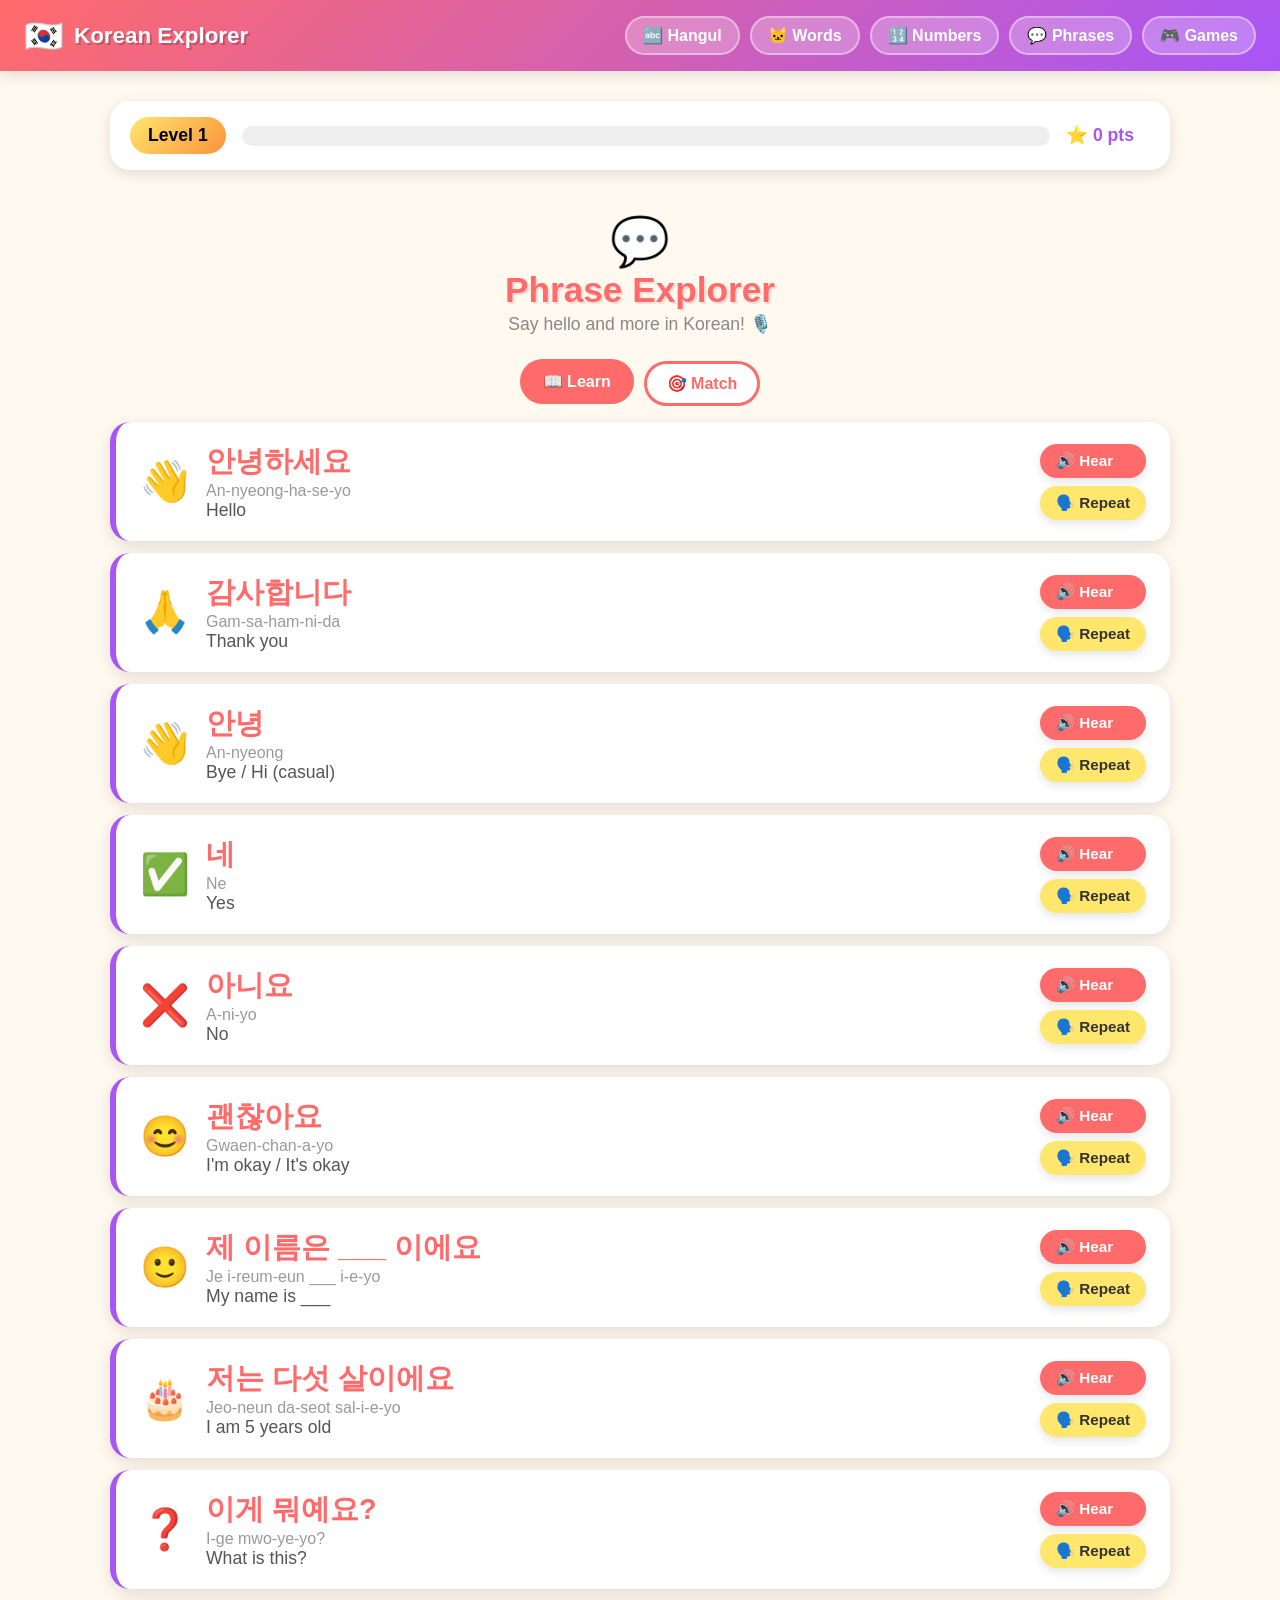
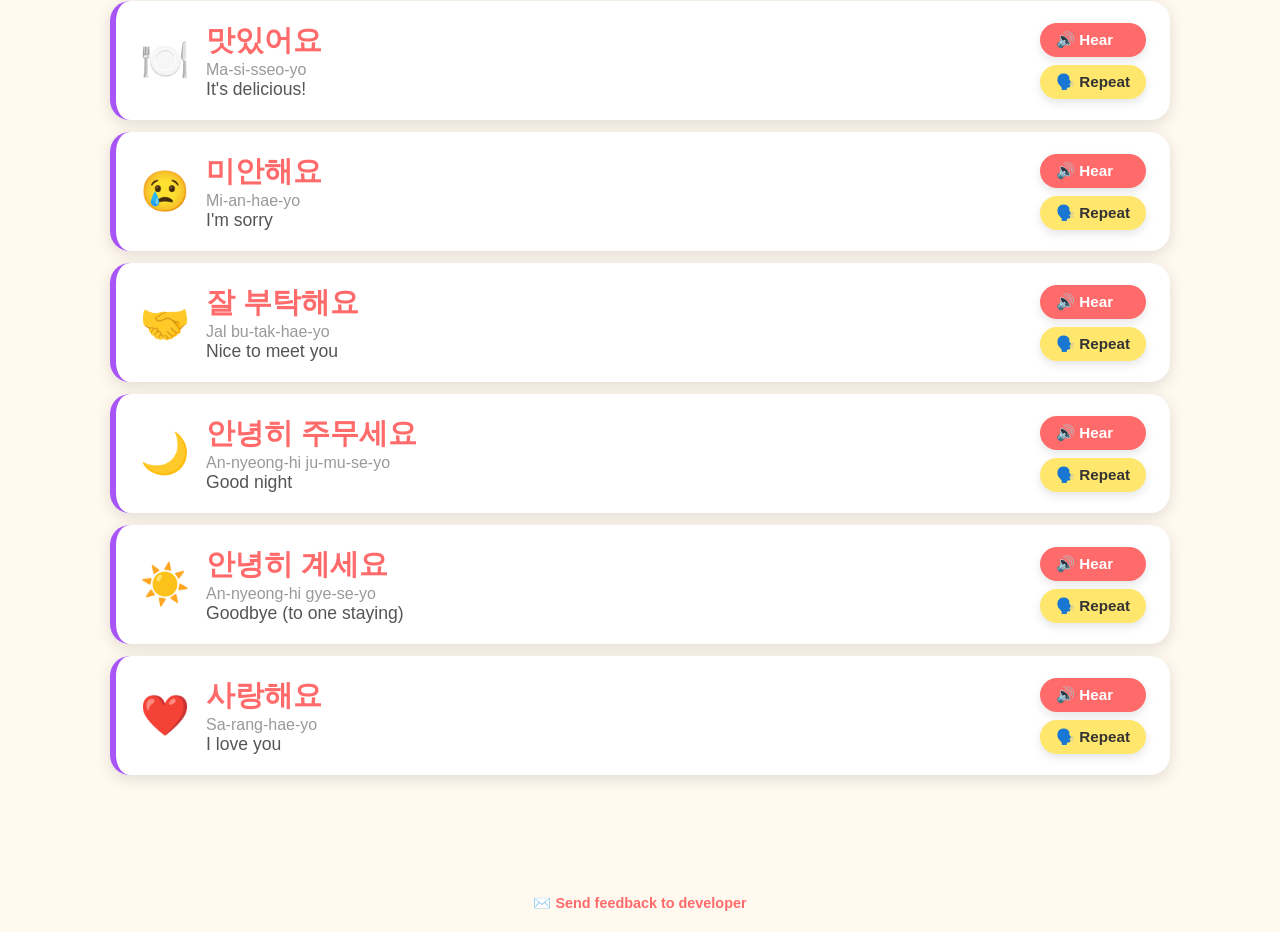
<file: phrases.html>
<!DOCTYPE html>
<html lang="en">
<head>
  <meta charset="UTF-8" />
  <meta name="viewport" content="width=device-width, initial-scale=1.0" />
  <title>Phrase Explorer 💬 | Korean Explorer</title>
  <link rel="stylesheet" href="style.css" />
</head>
<body>

<header>
  <a class="logo" href="index.html">
    <span class="logo-icon">🇰🇷</span>
    <span class="logo-text">Korean Explorer</span>
  </a>
  <nav>
    <a href="hangul.html">🔤 Hangul</a>
    <a href="words.html">🐱 Words</a>
    <a href="numbers.html">🔢 Numbers</a>
    <a href="phrases.html">💬 Phrases</a>
    <a href="games.html">🎮 Games</a>
  </nav>
</header>

<main>
  <div class="progress-widget">
    <div class="level-badge" id="level-display">Level 1</div>
    <div class="progress-bar-wrap">
      <div class="progress-bar-fill" id="progress-bar-fill" style="width:0%"></div>
    </div>
    <div class="points-display" id="points-display">⭐ 0 pts</div>
    <div class="stars-display" id="stars-display"></div>
  </div>

  <div class="page-title">
    <div class="page-emoji">💬</div>
    <h1>Phrase Explorer</h1>
    <p>Say hello and more in Korean! 🎙️</p>
  </div>

  <div class="tabs">
    <button class="tab-btn active" onclick="showPhraseTab('learn', this)">📖 Learn</button>
    <button class="tab-btn" onclick="showPhraseTab('match', this)">🎯 Match</button>
  </div>

  <!-- ── LEARN TAB ── -->
  <div id="tab-learn" class="tab-content">
    <div id="phrase-list" style="display:flex; flex-direction:column; gap:12px; margin-top:8px"></div>
  </div>

  <!-- ── MATCH TAB ── -->
  <div id="tab-match" class="tab-content" style="display:none">
    <div class="card" style="padding:24px">
      <div style="display:flex; justify-content:space-between; align-items:center; flex-wrap:wrap; gap:10px; margin-bottom:16px">
        <h2 style="color:var(--purple)">🎯 Match the Phrases!</h2>
        <div>Score: <strong id="pmatch-score">0</strong> / <strong id="pmatch-total">0</strong></div>
      </div>
      <p style="color:#888; margin-bottom:12px">Match the Korean phrase to its English meaning!</p>
      <button class="btn btn-orange" onclick="startPhraseMatch()" style="margin-bottom:16px">🔄 New Game</button>
      <div class="match-area">
        <div class="match-col" id="pmatch-korean"></div>
        <div style="display:flex; align-items:center; font-size:2rem; color:#ccc">↔</div>
        <div class="match-col" id="pmatch-english"></div>
      </div>
    </div>
  </div>
</main>

<div id="ad-banner"></div>
<div id="toast"></div>

<footer>
  <p><a href="mailto:nomadongho@gmail.com?subject=Korean Explorer Feedback">✉️ Send feedback to developer</a></p>
</footer>

<script src="audio.js"></script>
<script src="progress.js"></script>
<script src="script.js"></script>
<script src="ads.js"></script>
<script>
const phrases = [
  { emoji:'👋', korean:'안녕하세요',        roman:'An-nyeong-ha-se-yo',    english:'Hello' },
  { emoji:'🙏', korean:'감사합니다',         roman:'Gam-sa-ham-ni-da',     english:'Thank you' },
  { emoji:'👋', korean:'안녕',              roman:'An-nyeong',            english:'Bye / Hi (casual)' },
  { emoji:'✅', korean:'네',               roman:'Ne',                   english:'Yes' },
  { emoji:'❌', korean:'아니요',            roman:'A-ni-yo',              english:'No' },
  { emoji:'😊', korean:'괜찮아요',          roman:'Gwaen-chan-a-yo',      english:'I\'m okay / It\'s okay' },
  { emoji:'🙂', korean:'제 이름은 ___ 이에요', roman:'Je i-reum-eun ___ i-e-yo', english:'My name is ___' },
  { emoji:'🎂', korean:'저는 다섯 살이에요',  roman:'Jeo-neun da-seot sal-i-e-yo', english:'I am 5 years old' },
  { emoji:'❓', korean:'이게 뭐예요?',       roman:'I-ge mwo-ye-yo?',     english:'What is this?' },
  { emoji:'🍽️', korean:'맛있어요',           roman:'Ma-si-sseo-yo',       english:'It\'s delicious!' },
  { emoji:'😢', korean:'미안해요',           roman:'Mi-an-hae-yo',        english:'I\'m sorry' },
  { emoji:'🤝', korean:'잘 부탁해요',        roman:'Jal bu-tak-hae-yo',   english:'Nice to meet you' },
  { emoji:'🌙', korean:'안녕히 주무세요',    roman:'An-nyeong-hi ju-mu-se-yo', english:'Good night' },
  { emoji:'☀️', korean:'안녕히 계세요',      roman:'An-nyeong-hi gye-se-yo',  english:'Goodbye (to one staying)' },
  { emoji:'❤️', korean:'사랑해요',           roman:'Sa-rang-hae-yo',      english:'I love you' },
];

let pmatchSelected  = null;
let pmatchScore     = 0;
let pmatchTotal     = 0;

// ── Tab switching ──────────────────────────────
function showPhraseTab(tab, btn) {
  document.querySelectorAll('.tab-content').forEach(t => t.style.display = 'none');
  document.querySelectorAll('.tabs .tab-btn').forEach(b => b.classList.remove('active'));
  document.getElementById('tab-' + tab).style.display = '';
  btn.classList.add('active');
  if (tab === 'match') startPhraseMatch();
}

// ── Learn tab ─────────────────────────────────
function renderPhraseList() {
  const list = document.getElementById('phrase-list');
  list.innerHTML = '';
  phrases.forEach(p => {
    const card = document.createElement('div');
    card.className = 'phrase-card';
    card.innerHTML = `
      <div class="phrase-emoji">${p.emoji}</div>
      <div style="flex:1">
        <div class="phrase-korean">${p.korean}</div>
        <div class="phrase-roman">${p.roman}</div>
        <div class="phrase-english">${p.english}</div>
      </div>
      <div style="display:flex; flex-direction:column; gap:8px">
        <button class="btn btn-primary btn-sm" onclick="event.stopPropagation(); playPhrase('${p.korean.replace(/'/g, "\\'")}')">🔊 Hear</button>
        <button class="btn btn-accent btn-sm" onclick="event.stopPropagation(); repeatPhrase('${p.korean.replace(/'/g, "\\'")}', '${p.roman.replace(/'/g, "\\'")}')">🗣️ Repeat</button>
      </div>
    `;
    card.onclick = () => {
      playPhrase(p.korean);
      const result = ProgressManager.addPoints(5);
      if (result.leveledUp) { launchConfetti(); showToast('Level Up! 🎉', 'star', 3000); }
    };
    list.appendChild(card);
  });
}

function playPhrase(korean) {
  AudioManager.speakKorean(korean, 0.75);
}

function repeatPhrase(korean, roman) {
  AudioManager.speakEnglish('Say: ' + roman);
  setTimeout(() => AudioManager.speakKorean(korean, 0.7), 2000);
  showToast('🗣️ Repeat after me!', 'info');
}

// ── Match game ─────────────────────────────────
function startPhraseMatch() {
  pmatchScore    = 0;
  pmatchTotal    = 0;
  pmatchSelected = null;
  document.getElementById('pmatch-score').textContent = 0;

  const items = pickRandom(phrases, 5);
  pmatchTotal = items.length;
  document.getElementById('pmatch-total').textContent = pmatchTotal;

  const koreanSide  = shuffle([...items]);
  const englishSide = shuffle([...items]);

  const kCol = document.getElementById('pmatch-korean');
  const eCol = document.getElementById('pmatch-english');
  kCol.innerHTML = '';
  eCol.innerHTML = '';

  koreanSide.forEach(p => {
    const el = document.createElement('div');
    el.className = 'match-item';
    el.textContent = p.korean;
    el.dataset.key  = p.korean;
    el.dataset.side = 'korean';
    el.onclick = () => handlePhraseMatch(el);
    kCol.appendChild(el);
  });

  englishSide.forEach(p => {
    const el = document.createElement('div');
    el.className = 'match-item';
    el.textContent = p.english;
    el.dataset.key  = p.korean;
    el.dataset.side = 'english';
    el.onclick = () => handlePhraseMatch(el);
    eCol.appendChild(el);
  });
}

function handlePhraseMatch(el) {
  if (el.classList.contains('matched')) return;

  if (!pmatchSelected) {
    pmatchSelected = el;
    el.classList.add('selected');
    if (el.dataset.side === 'korean') AudioManager.speakKorean(el.dataset.key, 0.75);
    return;
  }

  if (pmatchSelected === el) {
    el.classList.remove('selected');
    pmatchSelected = null;
    return;
  }

  if (pmatchSelected.dataset.side === el.dataset.side) {
    pmatchSelected.classList.remove('selected');
    pmatchSelected = el;
    el.classList.add('selected');
    if (el.dataset.side === 'korean') AudioManager.speakKorean(el.dataset.key, 0.75);
    return;
  }

  if (pmatchSelected.dataset.key === el.dataset.key) {
    pmatchSelected.classList.remove('selected');
    pmatchSelected.classList.add('matched');
    el.classList.add('matched');
    pmatchScore++;
    document.getElementById('pmatch-score').textContent = pmatchScore;
    AudioManager.speakKorean(el.dataset.key, 0.75);
    showToast('Correct! 🎉 +10 pts', 'correct');
    const result = ProgressManager.addPoints(10);
    if (result.leveledUp) { launchConfetti(); showToast('Level Up! 🎉', 'star', 3000); }

    if (pmatchScore === pmatchTotal) {
      setTimeout(() => {
        showToast('All matched! Awesome! ⭐', 'star', 3000);
        launchConfetti();
        ProgressManager.addStar();
      }, 600);
    }
  } else {
    pmatchSelected.classList.remove('selected');
    pmatchSelected.classList.add('wrong');
    el.classList.add('wrong');
    showToast('Try again! 🙂', 'wrong');
    AudioManager.speakEnglish('Try again');
    setTimeout(() => {
      pmatchSelected.classList.remove('wrong');
      el.classList.remove('wrong');
    }, 800);
  }
  pmatchSelected = null;
}

document.addEventListener('DOMContentLoaded', renderPhraseList);
</script>
</body>
</html>
</file>
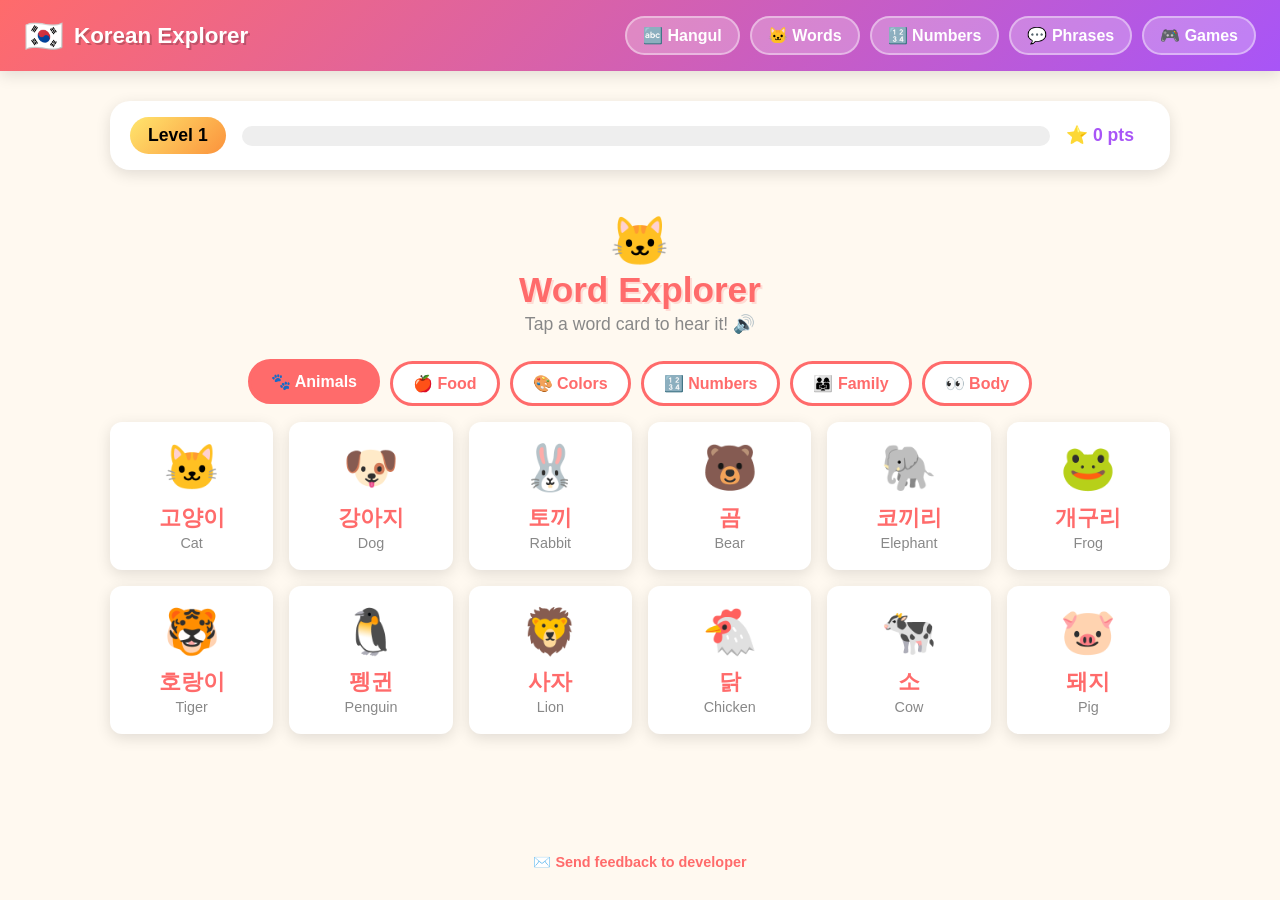
<file: words.html>
<!DOCTYPE html>
<html lang="en">
<head>
  <meta charset="UTF-8" />
  <meta name="viewport" content="width=device-width, initial-scale=1.0" />
  <title>Word Explorer 🐱 | Korean Explorer</title>
  <link rel="stylesheet" href="style.css" />
</head>
<body>

<header>
  <a class="logo" href="index.html">
    <span class="logo-icon">🇰🇷</span>
    <span class="logo-text">Korean Explorer</span>
  </a>
  <nav>
    <a href="hangul.html">🔤 Hangul</a>
    <a href="words.html">🐱 Words</a>
    <a href="numbers.html">🔢 Numbers</a>
    <a href="phrases.html">💬 Phrases</a>
    <a href="games.html">🎮 Games</a>
  </nav>
</header>

<main>
  <div class="progress-widget">
    <div class="level-badge" id="level-display">Level 1</div>
    <div class="progress-bar-wrap">
      <div class="progress-bar-fill" id="progress-bar-fill" style="width:0%"></div>
    </div>
    <div class="points-display" id="points-display">⭐ 0 pts</div>
    <div class="stars-display" id="stars-display"></div>
  </div>

  <div class="page-title">
    <div class="page-emoji">🐱</div>
    <h1>Word Explorer</h1>
    <p>Tap a word card to hear it! 🔊</p>
  </div>

  <!-- Category tabs -->
  <div class="tabs">
    <button class="tab-btn active" onclick="showCategory('animals', this)">🐾 Animals</button>
    <button class="tab-btn" onclick="showCategory('food', this)">🍎 Food</button>
    <button class="tab-btn" onclick="showCategory('colors', this)">🎨 Colors</button>
    <button class="tab-btn" onclick="showCategory('numbers', this)">🔢 Numbers</button>
    <button class="tab-btn" onclick="showCategory('family', this)">👨‍👩‍👧 Family</button>
    <button class="tab-btn" onclick="showCategory('body', this)">👀 Body</button>
  </div>

  <div id="word-grid-container" class="word-grid"></div>

  <!-- Word detail modal -->
  <div id="word-modal" style="display:none; position:fixed; inset:0; background:rgba(0,0,0,0.5); z-index:200; display:none; align-items:center; justify-content:center;">
    <div class="card" style="max-width:340px; width:90%; text-align:center; padding:32px; position:relative;">
      <button onclick="closeModal()" style="position:absolute; top:12px; right:16px; background:none; border:none; font-size:1.5rem; cursor:pointer;">✕</button>
      <div id="modal-emoji" style="font-size:5rem; margin-bottom:10px"></div>
      <div id="modal-korean" style="font-size:2.5rem; color:var(--primary); font-weight:bold; margin-bottom:4px"></div>
      <div id="modal-english" style="font-size:1.2rem; color:#888; margin-bottom:20px"></div>
      <div style="display:flex; gap:10px; justify-content:center; flex-wrap:wrap">
        <button class="btn btn-primary" onclick="playModalWord()">🔊 Hear it!</button>
        <button class="btn btn-accent" onclick="repeatModal()">🗣️ Repeat After Me!</button>
      </div>
    </div>
  </div>
</main>

<div id="ad-banner"></div>
<div id="toast"></div>

<footer>
  <p><a href="mailto:nomadongho@gmail.com?subject=Korean Explorer Feedback">✉️ Send feedback to developer</a></p>
</footer>

<script src="audio.js"></script>
<script src="progress.js"></script>
<script src="script.js"></script>
<script src="ads.js"></script>
<script>
const wordData = {
  animals: [
    { emoji:'🐱', korean:'고양이', english:'Cat' },
    { emoji:'🐶', korean:'강아지', english:'Dog' },
    { emoji:'🐰', korean:'토끼',   english:'Rabbit' },
    { emoji:'🐻', korean:'곰',     english:'Bear' },
    { emoji:'🐘', korean:'코끼리', english:'Elephant' },
    { emoji:'🐸', korean:'개구리', english:'Frog' },
    { emoji:'🐯', korean:'호랑이', english:'Tiger' },
    { emoji:'🐧', korean:'펭귄',   english:'Penguin' },
    { emoji:'🦁', korean:'사자',   english:'Lion' },
    { emoji:'🐔', korean:'닭',     english:'Chicken' },
    { emoji:'🐄', korean:'소',     english:'Cow' },
    { emoji:'🐷', korean:'돼지',   english:'Pig' },
  ],
  food: [
    { emoji:'🍎', korean:'사과', english:'Apple' },
    { emoji:'🍌', korean:'바나나', english:'Banana' },
    { emoji:'🍊', korean:'오렌지', english:'Orange' },
    { emoji:'🍇', korean:'포도', english:'Grapes' },
    { emoji:'🍚', korean:'밥', english:'Rice' },
    { emoji:'🍜', korean:'국수', english:'Noodles' },
    { emoji:'🥚', korean:'달걀', english:'Egg' },
    { emoji:'🥛', korean:'우유', english:'Milk' },
    { emoji:'🍰', korean:'케이크', english:'Cake' },
    { emoji:'🍬', korean:'사탕', english:'Candy' },
    { emoji:'🥐', korean:'빵', english:'Bread' },
    { emoji:'🧃', korean:'주스', english:'Juice' },
  ],
  colors: [
    { emoji:'🔴', korean:'빨간색', english:'Red' },
    { emoji:'🔵', korean:'파란색', english:'Blue' },
    { emoji:'🟡', korean:'노란색', english:'Yellow' },
    { emoji:'🟢', korean:'초록색', english:'Green' },
    { emoji:'🟠', korean:'주황색', english:'Orange' },
    { emoji:'🟣', korean:'보라색', english:'Purple' },
    { emoji:'⚫', korean:'검은색', english:'Black' },
    { emoji:'⚪', korean:'흰색',   english:'White' },
    { emoji:'🩷', korean:'분홍색', english:'Pink' },
    { emoji:'🟫', korean:'갈색',   english:'Brown' },
  ],
  numbers: [
    { emoji:'1️⃣', korean:'일', english:'One' },
    { emoji:'2️⃣', korean:'이', english:'Two' },
    { emoji:'3️⃣', korean:'삼', english:'Three' },
    { emoji:'4️⃣', korean:'사', english:'Four' },
    { emoji:'5️⃣', korean:'오', english:'Five' },
    { emoji:'6️⃣', korean:'육', english:'Six' },
    { emoji:'7️⃣', korean:'칠', english:'Seven' },
    { emoji:'8️⃣', korean:'팔', english:'Eight' },
    { emoji:'9️⃣', korean:'구', english:'Nine' },
    { emoji:'🔟', korean:'십', english:'Ten' },
  ],
  family: [
    { emoji:'👨', korean:'아빠', english:'Dad' },
    { emoji:'👩', korean:'엄마', english:'Mom' },
    { emoji:'👦', korean:'남동생', english:'Little Brother' },
    { emoji:'👧', korean:'여동생', english:'Little Sister' },
    { emoji:'👴', korean:'할아버지', english:'Grandfather' },
    { emoji:'👵', korean:'할머니', english:'Grandmother' },
    { emoji:'🧑', korean:'나',     english:'Me' },
    { emoji:'👨‍👩‍👧‍👦', korean:'가족', english:'Family' },
  ],
  body: [
    { emoji:'👀', korean:'눈', english:'Eyes' },
    { emoji:'👂', korean:'귀', english:'Ear' },
    { emoji:'👃', korean:'코', english:'Nose' },
    { emoji:'👄', korean:'입', english:'Mouth' },
    { emoji:'🤚', korean:'손', english:'Hand' },
    { emoji:'🦶', korean:'발', english:'Foot' },
    { emoji:'💇', korean:'머리', english:'Head' },
    { emoji:'💪', korean:'팔', english:'Arm' },
    { emoji:'🦵', korean:'다리', english:'Leg' },
    { emoji:'❤️', korean:'심장', english:'Heart' },
  ],
};

let modalWord = null;

function showCategory(cat, btn) {
  document.querySelectorAll('.tabs .tab-btn').forEach(b => b.classList.remove('active'));
  btn.classList.add('active');

  const grid = document.getElementById('word-grid-container');
  grid.innerHTML = '';
  const words = wordData[cat];

  words.forEach(w => {
    const card = document.createElement('div');
    card.className = 'word-card';
    card.innerHTML = `
      <div class="word-emoji">${w.emoji}</div>
      <div class="word-korean">${w.korean}</div>
      <div class="word-english">${w.english}</div>
    `;
    card.onclick = () => openModal(w);
    grid.appendChild(card);
  });
}

function openModal(w) {
  modalWord = w;
  document.getElementById('modal-emoji').textContent   = w.emoji;
  document.getElementById('modal-korean').textContent  = w.korean;
  document.getElementById('modal-english').textContent = w.english;

  const modal = document.getElementById('word-modal');
  modal.style.display = 'flex';
  AudioManager.speakKorean(w.korean);

  const result = ProgressManager.addPoints(5);
  if (result.leveledUp) { launchConfetti(); showToast('Level Up! 🎉', 'star', 3000); }
}

function closeModal() {
  document.getElementById('word-modal').style.display = 'none';
}

function playModalWord() {
  if (modalWord) AudioManager.speakKorean(modalWord.korean);
}

function repeatModal() {
  if (!modalWord) return;
  AudioManager.speakEnglish('Say: ' + modalWord.english);
  setTimeout(() => AudioManager.speakKorean(modalWord.korean), 1800);
  showToast('🗣️ Say it out loud!', 'info');
}

// Close modal on backdrop click
document.getElementById('word-modal').addEventListener('click', function(e) {
  if (e.target === this) closeModal();
});

// Load default category
document.addEventListener('DOMContentLoaded', () => {
  showCategory('animals', document.querySelector('.tabs .tab-btn'));
});
</script>
</body>
</html>
</file>
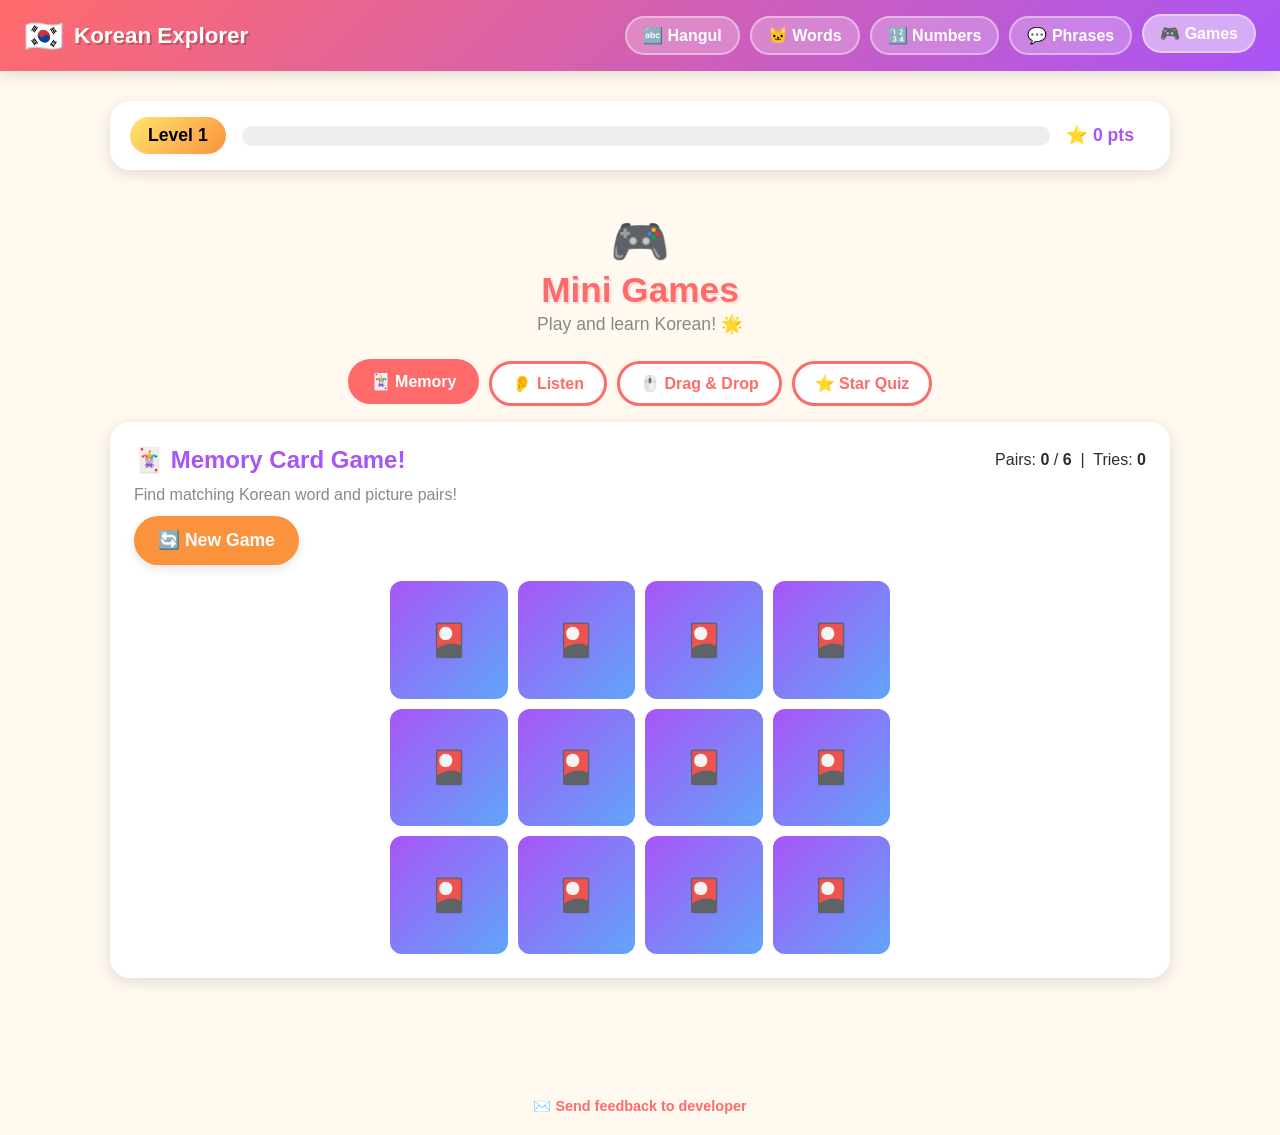
<file: korean-explorer/games.html>
<!DOCTYPE html>
<html lang="en">
<head>
  <meta charset="UTF-8" />
  <meta name="viewport" content="width=device-width, initial-scale=1.0, maximum-scale=1.0, user-scalable=no" />
  <title>Mini Games 🎮 | Korean Explorer</title>
  <link rel="stylesheet" href="style.css" />
  <style>
    /* ── Memory Game specific ── */
    .memory-grid {
      display: grid;
      grid-template-columns: repeat(4, 1fr);
      gap: 10px;
      margin-top: 16px;
      max-width: 500px;
      margin-left: auto;
      margin-right: auto;
    }

    .mem-card {
      aspect-ratio: 1;
      border-radius: var(--radius-sm);
      cursor: pointer;
      transition: transform 0.3s;
      transform-style: preserve-3d;
      position: relative;
    }

    .mem-card .mem-front,
    .mem-card .mem-back {
      position: absolute;
      inset: 0;
      border-radius: var(--radius-sm);
      display: flex;
      align-items: center;
      justify-content: center;
      backface-visibility: hidden;
      font-size: 1.3rem;
      font-weight: bold;
    }

    .mem-card .mem-back {
      background: linear-gradient(135deg, var(--purple), var(--blue));
      color: #fff;
      font-size: 2rem;
    }

    .mem-card .mem-front {
      background: #fff;
      border: 3px solid var(--secondary);
      flex-direction: column;
      gap: 4px;
      transform: rotateY(180deg);
      font-size: 1.2rem;
      padding: 6px;
      text-align: center;
    }

    .mem-card.flipped { transform: rotateY(180deg); }
    .mem-card.matched .mem-front { border-color: var(--green); background: #f0fff4; }

    /* ── Listen & Choose specific ── */
    .listen-options {
      display: grid;
      grid-template-columns: 1fr 1fr;
      gap: 16px;
      margin-top: 16px;
    }

    .listen-option {
      background: #fff;
      border: 3px solid #ddd;
      border-radius: var(--radius-sm);
      padding: 20px;
      cursor: pointer;
      text-align: center;
      font-size: 1.5rem;
      font-weight: bold;
      transition: border-color 0.2s, background 0.2s, transform 0.15s;
      font-family: inherit;
    }

    .listen-option:hover { border-color: var(--secondary); background: #f0fffe; transform: scale(1.03); }
    .listen-option.correct { border-color: var(--green);  background: #f0fff4; }
    .listen-option.wrong   { border-color: var(--primary); background: #fff0f0; }

    /* ── Drag & Drop specific ── */
    .drag-zone {
      display: flex;
      gap: 16px;
      flex-wrap: wrap;
      justify-content: center;
      margin: 16px 0;
    }

    .drop-slot {
      background: #f8f9fa;
      border: 3px dashed #ccc;
      border-radius: var(--radius-sm);
      min-width: 130px;
      min-height: 70px;
      display: flex;
      align-items: center;
      justify-content: center;
      font-size: 1rem;
      padding: 10px;
      text-align: center;
      transition: border-color 0.2s, background 0.2s;
    }

    .drop-slot.drag-over  { border-color: var(--purple); background: #f5f0ff; }
    .drop-slot.correct    { border-color: var(--green);  background: #f0fff4; }
    .drop-slot.wrong      { border-color: var(--primary); background: #fff0f0; }
    .drop-slot .slot-label { font-size: 0.85rem; color: #aaa; }

    .drag-items-zone {
      display: flex;
      gap: 12px;
      flex-wrap: wrap;
      justify-content: center;
      margin-bottom: 20px;
    }
  </style>
</head>
<body>

<header>
  <a class="logo" href="index.html">
    <span class="logo-icon">🇰🇷</span>
    <span class="logo-text">Korean Explorer</span>
  </a>
  <nav>
    <a href="hangul.html">🔤 Hangul</a>
    <a href="words.html">🐱 Words</a>
    <a href="numbers.html">🔢 Numbers</a>
    <a href="phrases.html">💬 Phrases</a>
    <a href="games.html">🎮 Games</a>
  </nav>
</header>

<main>
  <div class="progress-widget">
    <div class="level-badge" id="level-display">Level 1</div>
    <div class="progress-bar-wrap">
      <div class="progress-bar-fill" id="progress-bar-fill" style="width:0%"></div>
    </div>
    <div class="points-display" id="points-display">⭐ 0 pts</div>
    <div class="stars-display" id="stars-display"></div>
  </div>

  <div class="page-title">
    <div class="page-emoji">🎮</div>
    <h1>Mini Games</h1>
    <p>Play and learn Korean! 🌟</p>
  </div>

  <div class="tabs">
    <button class="tab-btn active" onclick="showGameTab('memory', this)">🃏 Memory</button>
    <button class="tab-btn" onclick="showGameTab('listen', this)">👂 Listen</button>
    <button class="tab-btn" onclick="showGameTab('drag', this)">🖱️ Drag &amp; Drop</button>
    <button class="tab-btn" onclick="showGameTab('quiz', this)">⭐ Star Quiz</button>
  </div>

  <!-- ── MEMORY CARD GAME ── -->
  <div id="tab-memory" class="tab-content">
    <div class="card" style="padding:24px">
      <div style="display:flex; justify-content:space-between; align-items:center; flex-wrap:wrap; gap:10px; margin-bottom:12px">
        <h2 style="color:var(--purple)">🃏 Memory Card Game!</h2>
        <div>Pairs: <strong id="mem-pairs">0</strong> / <strong id="mem-total">0</strong> &nbsp;|&nbsp; Tries: <strong id="mem-tries">0</strong></div>
      </div>
      <p style="color:#888; margin-bottom:12px">Find matching Korean word and picture pairs!</p>
      <button class="btn btn-orange" onclick="startMemoryGame()">🔄 New Game</button>
      <div class="memory-grid" id="memory-grid"></div>
    </div>
  </div>

  <!-- ── LISTEN & CHOOSE ── -->
  <div id="tab-listen" class="tab-content" style="display:none">
    <div class="card" style="padding:24px; text-align:center">
      <div style="display:flex; justify-content:space-between; align-items:center; flex-wrap:wrap; gap:10px; margin-bottom:16px">
        <h2 style="color:var(--purple)">👂 Listen &amp; Choose!</h2>
        <div>Score: <strong id="listen-score">0</strong> / <strong id="listen-total">10</strong></div>
      </div>
      <p style="color:#888; margin-bottom:16px">Listen to the Korean word and pick the right picture!</p>
      <button class="btn btn-primary btn-lg" id="listen-play-btn" onclick="playListenWord()" style="margin-bottom:20px">
        🔊 Play Word!
      </button>
      <div class="listen-options" id="listen-options"></div>
    </div>
  </div>

  <!-- ── DRAG & DROP ── -->
  <div id="tab-drag" class="tab-content" style="display:none">
    <div class="card" style="padding:24px">
      <div style="display:flex; justify-content:space-between; align-items:center; flex-wrap:wrap; gap:10px; margin-bottom:16px">
        <h2 style="color:var(--purple)">🖱️ Drag &amp; Drop!</h2>
        <div>Score: <strong id="drag-score">0</strong></div>
      </div>
      <p style="color:#888; margin-bottom:16px">Drag the Korean word to match the picture!</p>
      <button class="btn btn-orange" onclick="startDragGame()" style="margin-bottom:20px">🔄 New Round</button>

      <div class="drag-items-zone" id="drag-items"></div>
      <div class="drag-zone" id="drag-targets"></div>
    </div>
  </div>

  <!-- ── STAR QUIZ ── -->
  <div id="tab-quiz" class="tab-content" style="display:none">
    <div class="card" style="padding:24px; text-align:center">
      <div style="display:flex; justify-content:space-between; align-items:center; flex-wrap:wrap; gap:10px; margin-bottom:16px">
        <h2 style="color:var(--purple)">⭐ Star Quiz!</h2>
        <div>Question: <strong id="sq-q-num">1</strong> / 10</div>
      </div>
      <button class="btn btn-orange" onclick="startStarQuiz()" style="margin-bottom:16px">🔄 New Quiz</button>

      <div id="sq-area">
        <div id="sq-image" style="font-size:5rem; margin:10px 0"></div>
        <div id="sq-question" style="font-size:1.2rem; color:#555; margin-bottom:16px"></div>
        <div class="quiz-options" id="sq-options"></div>
      </div>

      <div id="sq-done" style="display:none">
        <div class="scoreboard">
          <div class="score-big" id="sq-final"></div>
          <div class="score-label">out of 10</div>
          <div class="stars-row" id="sq-stars"></div>
        </div>
        <button class="btn btn-primary btn-lg" onclick="startStarQuiz()">Play Again! 🔄</button>
      </div>
    </div>
  </div>
</main>

<div id="ad-banner"></div>
<div id="toast"></div>

<footer>
  <p><a href="mailto:nomadongho@gmail.com?subject=Korean Explorer Feedback">✉️ Send feedback to developer</a></p>
</footer>

<script src="audio.js"></script>
<script src="progress.js"></script>
<script src="script.js"></script>
<script src="../shared/ad-manager.js"></script>
<script src="js/ad-config.js"></script>
<script src="ads.js"></script>
<script>
// ─── Shared word data ──────────────────────────
const gameWords = [
  { emoji:'🐱', korean:'고양이', english:'Cat' },
  { emoji:'🐶', korean:'강아지', english:'Dog' },
  { emoji:'🐰', korean:'토끼',   english:'Rabbit' },
  { emoji:'🐻', korean:'곰',     english:'Bear' },
  { emoji:'🍎', korean:'사과',   english:'Apple' },
  { emoji:'🍌', korean:'바나나', english:'Banana' },
  { emoji:'🔴', korean:'빨간색', english:'Red' },
  { emoji:'🔵', korean:'파란색', english:'Blue' },
  { emoji:'👨', korean:'아빠',   english:'Dad' },
  { emoji:'👩', korean:'엄마',   english:'Mom' },
  { emoji:'👀', korean:'눈',     english:'Eyes' },
  { emoji:'👄', korean:'입',     english:'Mouth' },
];

// ── Tab switching ──────────────────────────────
function showGameTab(tab, btn) {
  document.querySelectorAll('.tab-content').forEach(t => t.style.display = 'none');
  document.querySelectorAll('.tabs .tab-btn').forEach(b => b.classList.remove('active'));
  document.getElementById('tab-' + tab).style.display = '';
  btn.classList.add('active');

  if (tab === 'memory') startMemoryGame();
  if (tab === 'listen') startListenGame();
  if (tab === 'drag')   startDragGame();
  if (tab === 'quiz')   startStarQuiz();
}

// ════════════════════════════════════════════════
// ── MEMORY CARD GAME ─────────────────────────────
// ════════════════════════════════════════════════
let memPairs    = 0;
let memTries    = 0;
let memFlipped  = [];
let memLocked   = false;
let memMatched  = 0;

function startMemoryGame() {
  memPairs   = 0;
  memTries   = 0;
  memFlipped = [];
  memLocked  = false;
  memMatched = 0;

  const items   = pickRandom(gameWords, 6);
  const total   = items.length;
  document.getElementById('mem-pairs').textContent = 0;
  document.getElementById('mem-total').textContent = total;
  document.getElementById('mem-tries').textContent = 0;

  // Each pair: one emoji card + one korean card
  const cards = [];
  items.forEach((w, i) => {
    cards.push({ id: i, type: 'emoji',  content: w.emoji,  korean: w.korean, english: w.english });
    cards.push({ id: i, type: 'korean', content: w.korean, korean: w.korean, english: w.english });
  });
  const shuffled = shuffle(cards);

  const grid = document.getElementById('memory-grid');
  grid.innerHTML = '';
  shuffled.forEach((card, idx) => {
    const el = document.createElement('div');
    el.className = 'mem-card';
    el.dataset.id   = card.id;
    el.dataset.type = card.type;
    el.dataset.idx  = idx;
    el.innerHTML = `
      <div class="mem-back">🎴</div>
      <div class="mem-front">
        ${card.type === 'emoji'
          ? `<div style="font-size:2.5rem">${card.content}</div><div style="font-size:0.75rem;color:#888">${card.english}</div>`
          : `<div style="font-size:1.4rem;color:var(--primary);font-weight:bold">${card.content}</div>`
        }
      </div>`;
    el.onclick = () => flipMemCard(el, card);
    grid.appendChild(el);
  });
}

function flipMemCard(el, card) {
  if (memLocked) return;
  if (el.classList.contains('flipped') || el.classList.contains('matched')) return;

  el.classList.add('flipped');
  if (card.type === 'korean') AudioManager.speakKorean(card.korean);
  memFlipped.push({ el, card });

  if (memFlipped.length === 2) {
    memLocked = true;
    memTries++;
    document.getElementById('mem-tries').textContent = memTries;

    const [a, b] = memFlipped;
    if (a.card.id === b.card.id && a.card.type !== b.card.type) {
      // Match!
      a.el.classList.add('matched');
      b.el.classList.add('matched');
      memMatched++;
      document.getElementById('mem-pairs').textContent = memMatched;

      const total = parseInt(document.getElementById('mem-total').textContent);
      if (memMatched === total) {
        setTimeout(() => {
          showToast('All pairs found! Amazing! 🌟', 'star', 3000);
          launchConfetti();
          ProgressManager.addStar();
          const result = ProgressManager.addPoints(30);
          if (result.leveledUp) showToast('Level Up! 🎉', 'star', 3000);
        }, 400);
      } else {
        showToast('Match! +10 pts 🎉', 'correct');
        const result = ProgressManager.addPoints(10);
        if (result.leveledUp) { launchConfetti(); showToast('Level Up! 🎉', 'star', 3000); }
      }
      memFlipped = [];
      memLocked  = false;
    } else {
      showToast('Not a match! 🙂', 'wrong');
      setTimeout(() => {
        a.el.classList.remove('flipped');
        b.el.classList.remove('flipped');
        memFlipped = [];
        memLocked  = false;
      }, 1000);
    }
  }
}

// ════════════════════════════════════════════════
// ── LISTEN & CHOOSE ──────────────────────────────
// ════════════════════════════════════════════════
let listenIndex   = 0;
let listenScore   = 0;
let listenWord    = null;
let listenAnswered = false;

function startListenGame() {
  listenIndex   = 0;
  listenScore   = 0;
  listenAnswered = false;
  document.getElementById('listen-score').textContent = 0;
  document.getElementById('listen-total').textContent = 10;
  nextListenQuestion();
}

function nextListenQuestion() {
  if (listenIndex >= 10) {
    showToast('Great job! 🌟 Game over!', 'star', 3000);
    if (listenScore >= 7) { launchConfetti(); ProgressManager.addStar(); }
    return;
  }
  listenAnswered = false;
  listenWord     = gameWords[Math.floor(Math.random() * gameWords.length)];
  const opts     = pickRandom(gameWords.filter(w => w.korean !== listenWord.korean), 3);
  opts.push(listenWord);
  const shuffled = shuffle(opts);

  const container = document.getElementById('listen-options');
  container.innerHTML = '';
  shuffled.forEach(w => {
    const btn = document.createElement('button');
    btn.className = 'listen-option';
    btn.innerHTML = `<div style="font-size:2.5rem">${w.emoji}</div><div style="font-size:0.9rem;color:#888">${w.english}</div>`;
    btn.onclick = () => checkListenAnswer(btn, w, container);
    container.appendChild(btn);
  });
}

function playListenWord() {
  if (listenWord) AudioManager.speakKorean(listenWord.korean);
}

function checkListenAnswer(btn, chosen, container) {
  if (listenAnswered) return;
  listenAnswered = true;

  if (chosen.korean === listenWord.korean) {
    btn.classList.add('correct');
    showToast('Correct! 🎉 +10 pts', 'correct');
    listenScore++;
    document.getElementById('listen-score').textContent = listenScore;
    const result = ProgressManager.addPoints(10);
    if (result.leveledUp) { launchConfetti(); showToast('Level Up! 🎉', 'star', 3000); }
  } else {
    btn.classList.add('wrong');
    showToast('Not quite! 🙂', 'wrong');
    container.querySelectorAll('.listen-option').forEach(b => {
      if (b !== btn) { /* highlight nothing extra - just leave it */ }
    });
  }

  listenIndex++;
  setTimeout(() => {
    nextListenQuestion();
    setTimeout(playListenWord, 400);
  }, 1200);
}

// ════════════════════════════════════════════════
// ── DRAG & DROP GAME ─────────────────────────────
// ════════════════════════════════════════════════
let dragScore = 0;
let dragItems_data = [];
let draggedEl = null;

function startDragGame() {
  const items = pickRandom(gameWords, 4);
  dragItems_data = items;

  // Drag items (Korean words)
  const itemsZone = document.getElementById('drag-items');
  itemsZone.innerHTML = '';
  shuffle([...items]).forEach(w => {
    const el = document.createElement('div');
    el.className = 'drag-item';
    el.textContent = w.korean;
    el.draggable = true;
    el.dataset.korean = w.korean;

    el.addEventListener('dragstart', e => {
      draggedEl = el;
      e.dataTransfer.setData('text/plain', w.korean);
      setTimeout(() => el.style.opacity = '0.5', 0);
    });
    el.addEventListener('dragend', () => { el.style.opacity = '1'; draggedEl = null; });

    // Touch events for mobile
    el.addEventListener('touchstart', e => {
      draggedEl = el;
      el.style.opacity = '0.5';
    }, { passive: true });

    itemsZone.appendChild(el);
  });

  // Drop targets (emoji pictures)
  const targetsZone = document.getElementById('drag-targets');
  targetsZone.innerHTML = '';
  items.forEach(w => {
    const slot = document.createElement('div');
    slot.className = 'drop-slot';
    slot.dataset.korean = w.korean;
    slot.innerHTML = `<div style="font-size:2.5rem">${w.emoji}</div><div class="slot-label">${w.english}</div>`;

    slot.addEventListener('dragover', e => { e.preventDefault(); slot.classList.add('drag-over'); });
    slot.addEventListener('dragleave', () => slot.classList.remove('drag-over'));
    slot.addEventListener('drop', e => {
      e.preventDefault();
      slot.classList.remove('drag-over');
      const korean = e.dataTransfer.getData('text/plain');
      checkDrop(slot, korean, w);
    });

    // Touch drop
    slot.addEventListener('touchend', e => {
      if (!draggedEl) return;
      const korean = draggedEl.dataset.korean;
      draggedEl.style.opacity = '1';
      checkDrop(slot, korean, w);
      draggedEl = null;
    });

    targetsZone.appendChild(slot);
  });
}

function checkDrop(slot, droppedKorean, targetWord) {
  if (slot.classList.contains('correct')) return;

  if (droppedKorean === targetWord.korean) {
    slot.classList.add('correct');
    slot.innerHTML = `<div style="font-size:2rem">✅</div><div style="font-weight:bold;color:var(--green)">${targetWord.korean}</div><div style="font-size:0.8rem;color:#aaa">${targetWord.english}</div>`;
    AudioManager.speakKorean(targetWord.korean);
    showToast('Correct! 🎉 +10 pts', 'correct');
    dragScore += 10;
    document.getElementById('drag-score').textContent = dragScore;
    const result = ProgressManager.addPoints(10);
    if (result.leveledUp) { launchConfetti(); showToast('Level Up! 🎉', 'star', 3000); }

    // Remove from drag pool
    const items = document.querySelectorAll('.drag-item');
    items.forEach(it => { if (it.dataset.korean === droppedKorean) it.remove(); });

    // Check all done
    const remaining = document.querySelectorAll('.drop-slot:not(.correct)').length;
    if (remaining === 0) {
      setTimeout(() => {
        showToast('All matched! 🌟', 'star', 3000);
        launchConfetti();
        ProgressManager.addStar();
      }, 500);
    }
  } else {
    slot.classList.add('wrong');
    showToast('Try again! 🙂', 'wrong');
    setTimeout(() => slot.classList.remove('wrong'), 800);
  }
}

// ════════════════════════════════════════════════
// ── STAR QUIZ ─────────────────────────────────────
// ════════════════════════════════════════════════
let sqIndex    = 0;
let sqScore    = 0;
let sqAnswered = false;

function startStarQuiz() {
  sqIndex    = 0;
  sqScore    = 0;
  sqAnswered = false;
  document.getElementById('sq-q-num').textContent = 1;
  document.getElementById('sq-area').style.display = '';
  document.getElementById('sq-done').style.display  = 'none';
  nextStarQuestion();
}

function nextStarQuestion() {
  if (sqIndex >= 10) { finishStarQuiz(); return; }
  sqAnswered = false;
  document.getElementById('sq-q-num').textContent = sqIndex + 1;

  const correct = gameWords[Math.floor(Math.random() * gameWords.length)];
  const mode    = Math.random() < 0.5 ? 'picture' : 'english';

  document.getElementById('sq-image').textContent    = correct.emoji;
  if (mode === 'picture') {
    document.getElementById('sq-question').textContent = 'What is this in Korean?';
  } else {
    document.getElementById('sq-image').textContent    = correct.english;
    document.getElementById('sq-question').textContent = 'How do you say this in Korean?';
  }

  AudioManager.speakEnglish(document.getElementById('sq-question').textContent);

  const opts     = pickRandom(gameWords.filter(w => w.korean !== correct.korean), 3);
  opts.push(correct);
  const shuffled = shuffle(opts);

  const container = document.getElementById('sq-options');
  container.innerHTML = '';
  shuffled.forEach(w => {
    const btn = document.createElement('button');
    btn.className = 'quiz-option';
    btn.innerHTML = `<span style="font-size:1.5rem">${w.emoji}</span> ${w.korean}`;
    btn.onclick = () => checkStarAnswer(btn, w, correct, container);
    container.appendChild(btn);
  });
}

function checkStarAnswer(btn, chosen, correct, container) {
  if (sqAnswered) return;
  sqAnswered = true;

  if (chosen.korean === correct.korean) {
    btn.classList.add('correct');
    popElement(btn);
    showToast('⭐ Correct! +10 pts', 'correct');
    AudioManager.speakKorean(correct.korean);
    sqScore++;
    const result = ProgressManager.addPoints(10);
    if (result.leveledUp) { launchConfetti(); showToast('Level Up! 🎉', 'star', 3000); }
  } else {
    btn.classList.add('wrong');
    shakeElement(btn);
    showToast('Not quite! 🙂', 'wrong');
    container.querySelectorAll('.quiz-option').forEach(b => {
      const txt = b.textContent || b.innerText;
      if (txt.includes(correct.korean)) b.classList.add('correct');
    });
  }

  sqIndex++;
  setTimeout(nextStarQuestion, 1400);
}

function finishStarQuiz() {
  document.getElementById('sq-area').style.display = 'none';
  document.getElementById('sq-done').style.display  = '';
  document.getElementById('sq-final').textContent   = sqScore;
  const starsCount = Math.round((sqScore / 10) * 3);
  document.getElementById('sq-stars').textContent   = '⭐'.repeat(starsCount);
  if (sqScore >= 7) { launchConfetti(); }
  if (starsCount > 0) ProgressManager.addStar();
}

// ── Init ─────────────────────────────────────
document.addEventListener('DOMContentLoaded', () => {
  startMemoryGame();
});
</script>
</body>
</html>
</file>
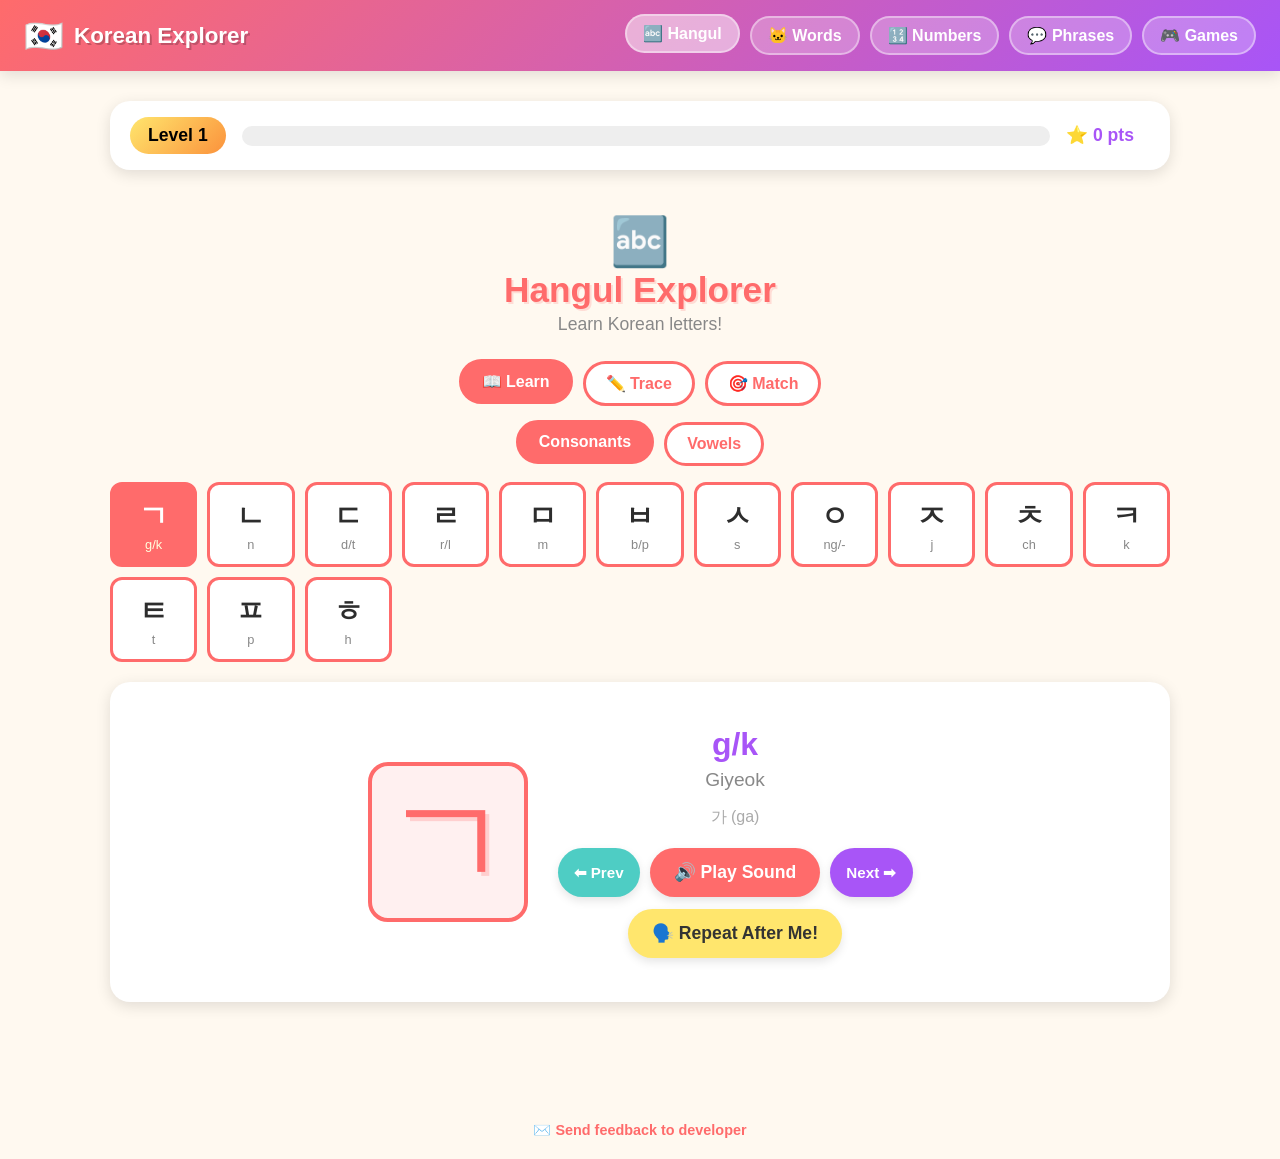
<file: korean-explorer/hangul.html>
<!DOCTYPE html>
<html lang="en">
<head>
  <meta charset="UTF-8" />
  <meta name="viewport" content="width=device-width, initial-scale=1.0, maximum-scale=1.0, user-scalable=no" />
  <title>Hangul Explorer 🔤 | Korean Explorer</title>
  <link rel="stylesheet" href="style.css" />
</head>
<body>

<header>
  <a class="logo" href="index.html">
    <span class="logo-icon">🇰🇷</span>
    <span class="logo-text">Korean Explorer</span>
  </a>
  <nav>
    <a href="hangul.html">🔤 Hangul</a>
    <a href="words.html">🐱 Words</a>
    <a href="numbers.html">🔢 Numbers</a>
    <a href="phrases.html">💬 Phrases</a>
    <a href="games.html">🎮 Games</a>
  </nav>
</header>

<main>
  <div class="progress-widget">
    <div class="level-badge" id="level-display">Level 1</div>
    <div class="progress-bar-wrap">
      <div class="progress-bar-fill" id="progress-bar-fill" style="width:0%"></div>
    </div>
    <div class="points-display" id="points-display">⭐ 0 pts</div>
    <div class="stars-display" id="stars-display"></div>
  </div>

  <div class="page-title">
    <div class="page-emoji">🔤</div>
    <h1>Hangul Explorer</h1>
    <p>Learn Korean letters!</p>
  </div>

  <!-- Tabs -->
  <div class="tabs">
    <button class="tab-btn active" onclick="showTab('learn', this)">📖 Learn</button>
    <button class="tab-btn" onclick="showTab('trace', this)">✏️ Trace</button>
    <button class="tab-btn" onclick="showTab('match', this)">🎯 Match</button>
  </div>

  <!-- ── LEARN TAB ── -->
  <div id="tab-learn" class="tab-content">
    <!-- Sub-tabs for consonants / vowels -->
    <div class="tabs" style="margin-top:0">
      <button class="tab-btn active" onclick="showLetterGroup('consonants', this)" id="cons-btn">Consonants</button>
      <button class="tab-btn" onclick="showLetterGroup('vowels', this)" id="vowels-btn">Vowels</button>
    </div>

    <!-- Letter browser grid -->
    <div class="letter-grid" id="letter-grid"></div>

    <!-- Large display card -->
    <div class="card" style="margin-top:20px; padding:24px">
      <div class="letter-showcase">
        <div class="letter-big" id="big-letter" onclick="playCurrentLetter()" title="Click to hear!">ㄱ</div>
        <div class="letter-info">
          <div class="letter-romanization" id="letter-roman">g / k</div>
          <div class="letter-name" id="letter-name">Giyeok</div>
          <div class="letter-name" id="letter-example" style="font-size:1rem; color:#aaa"></div>
          <div class="letter-nav">
            <button class="btn btn-secondary btn-sm" onclick="prevLetter()">⬅ Prev</button>
            <button class="btn btn-primary" onclick="playCurrentLetter()">🔊 Play Sound</button>
            <button class="btn btn-purple btn-sm" onclick="nextLetter()">Next ➡</button>
          </div>
          <div style="margin-top:12px">
            <button class="btn btn-accent" onclick="repeatAfterMe()">🗣️ Repeat After Me!</button>
          </div>
        </div>
      </div>
    </div>
  </div>

  <!-- ── TRACE TAB ── -->
  <div id="tab-trace" class="tab-content" style="display:none">
    <div class="card" style="text-align:center; padding:24px">
      <h2 style="color:var(--purple); margin-bottom:8px">✏️ Trace the Letter!</h2>
      <p style="color:#888; margin-bottom:16px">Draw the letter with your finger or mouse</p>
      <div style="font-size:5rem; color:var(--primary); margin-bottom:8px" id="trace-letter-display">ㄱ</div>
      <canvas id="tracing-canvas" width="280" height="280"></canvas>
      <div style="margin-top:16px; display:flex; gap:10px; justify-content:center; flex-wrap:wrap">
        <button class="btn btn-primary" onclick="playCurrentLetter()">🔊 Hear it</button>
        <button class="btn btn-secondary" onclick="clearCanvas()">🗑️ Clear</button>
        <button class="btn btn-green" onclick="doneTracing()">✅ Done!</button>
      </div>
    </div>
  </div>

  <!-- ── MATCH TAB ── -->
  <div id="tab-match" class="tab-content" style="display:none">
    <div class="card" style="padding:24px">
      <div style="display:flex; align-items:center; justify-content:space-between; flex-wrap:wrap; gap:10px; margin-bottom:16px">
        <h2 style="color:var(--purple)">🎯 Match the Letter!</h2>
        <div>
          Score: <strong id="match-score">0</strong> / <strong id="match-total">0</strong>
        </div>
      </div>

      <div style="text-align:center; margin-bottom:20px">
        <p style="font-size:1.1rem; color:#888; margin-bottom:8px">Match the Korean letter to its sound!</p>
        <button class="btn btn-orange" onclick="startMatchGame()">🔄 New Game</button>
      </div>

      <div id="match-game-area">
        <div class="match-area">
          <div class="match-col" id="match-letters"></div>
          <div style="display:flex; align-items:center; font-size:2rem; color:#ccc">↔</div>
          <div class="match-col" id="match-sounds"></div>
        </div>
      </div>
    </div>
  </div>
</main>

<div id="ad-banner"></div>
<div id="toast"></div>

<footer>
  <p><a href="mailto:nomadongho@gmail.com?subject=Korean Explorer Feedback">✉️ Send feedback to developer</a></p>
</footer>

<script src="audio.js"></script>
<script src="progress.js"></script>
<script src="script.js"></script>
<script src="../shared/ad-manager.js"></script>
<script src="js/ad-config.js"></script>
<script src="ads.js"></script>
<script>
// ─── Hangul Data ───────────────────────────────
const consonants = [
  { char:'ㄱ', roman:'g/k',  name:'Giyeok',   example:'가 (ga)' },
  { char:'ㄴ', roman:'n',    name:'Nieun',     example:'나 (na)' },
  { char:'ㄷ', roman:'d/t',  name:'Digeut',    example:'다 (da)' },
  { char:'ㄹ', roman:'r/l',  name:'Rieul',     example:'라 (ra)' },
  { char:'ㅁ', roman:'m',    name:'Mieum',     example:'마 (ma)' },
  { char:'ㅂ', roman:'b/p',  name:'Bieup',     example:'바 (ba)' },
  { char:'ㅅ', roman:'s',    name:'Siot',      example:'사 (sa)' },
  { char:'ㅇ', roman:'ng/-', name:'Ieung',     example:'아 (a)' },
  { char:'ㅈ', roman:'j',    name:'Jieut',     example:'자 (ja)' },
  { char:'ㅊ', roman:'ch',   name:'Chieut',    example:'차 (cha)' },
  { char:'ㅋ', roman:'k',    name:'Kieuk',     example:'카 (ka)' },
  { char:'ㅌ', roman:'t',    name:'Tieut',     example:'타 (ta)' },
  { char:'ㅍ', roman:'p',    name:'Pieup',     example:'파 (pa)' },
  { char:'ㅎ', roman:'h',    name:'Hieut',     example:'하 (ha)' },
];

const vowels = [
  { char:'ㅏ', roman:'a',   name:'A',    example:'아 (a)' },
  { char:'ㅑ', roman:'ya',  name:'Ya',   example:'야 (ya)' },
  { char:'ㅓ', roman:'eo',  name:'Eo',   example:'어 (eo)' },
  { char:'ㅕ', roman:'yeo', name:'Yeo',  example:'여 (yeo)' },
  { char:'ㅗ', roman:'o',   name:'O',    example:'오 (o)' },
  { char:'ㅛ', roman:'yo',  name:'Yo',   example:'요 (yo)' },
  { char:'ㅜ', roman:'u',   name:'U',    example:'우 (u)' },
  { char:'ㅠ', roman:'yu',  name:'Yu',   example:'유 (yu)' },
  { char:'ㅡ', roman:'eu',  name:'Eu',   example:'으 (eu)' },
  { char:'ㅣ', roman:'i',   name:'I',    example:'이 (i)' },
];

let currentGroup   = consonants;
let currentIndex   = 0;
let matchSelected  = null;
let matchScore     = 0;
let matchTotal     = 0;

// ─── Tab switching ─────────────────────────────
function showTab(tab, btn) {
  document.querySelectorAll('.tab-content').forEach(t => t.style.display = 'none');
  document.querySelectorAll('.tabs .tab-btn').forEach(b => b.classList.remove('active'));
  document.getElementById('tab-' + tab).style.display = '';
  btn.classList.add('active');

  if (tab === 'match') startMatchGame();
  if (tab === 'trace') renderTrace();
}

// ─── Letter Group switching ─────────────────────
function showLetterGroup(group, btn) {
  currentGroup = group === 'consonants' ? consonants : vowels;
  currentIndex = 0;
  document.querySelectorAll('#tab-learn .tabs .tab-btn').forEach(b => b.classList.remove('active'));
  btn.classList.add('active');
  renderLetterGrid();
  renderLetterCard();
}

// ─── Render grid ──────────────────────────────
function renderLetterGrid() {
  const grid = document.getElementById('letter-grid');
  grid.innerHTML = '';
  currentGroup.forEach((l, i) => {
    const tile = document.createElement('div');
    tile.className = 'letter-tile' + (i === currentIndex ? ' selected' : '');
    tile.innerHTML = `<div class="lt-char">${l.char}</div><div class="lt-roman">${l.roman}</div>`;
    tile.onclick = () => { currentIndex = i; renderLetterGrid(); renderLetterCard(); };
    grid.appendChild(tile);
  });
}

// ─── Render card ──────────────────────────────
function renderLetterCard() {
  const l = currentGroup[currentIndex];
  document.getElementById('big-letter').textContent    = l.char;
  document.getElementById('letter-roman').textContent  = l.roman;
  document.getElementById('letter-name').textContent   = l.name;
  document.getElementById('letter-example').textContent = l.example;
  if (document.getElementById('trace-letter-display')) {
    document.getElementById('trace-letter-display').textContent = l.char;
  }
}

function prevLetter() {
  currentIndex = (currentIndex - 1 + currentGroup.length) % currentGroup.length;
  renderLetterGrid();
  renderLetterCard();
}

function nextLetter() {
  currentIndex = (currentIndex + 1) % currentGroup.length;
  renderLetterGrid();
  renderLetterCard();
}

function playCurrentLetter() {
  const l = currentGroup[currentIndex];
  AudioManager.speakKorean(l.char);
  popElement(document.getElementById('big-letter'));
}

function repeatAfterMe() {
  const l = currentGroup[currentIndex];
  AudioManager.speakEnglish('Say: ' + l.roman);
  setTimeout(() => AudioManager.speakKorean(l.char), 1500);
}

// ─── Trace Canvas ──────────────────────────────
function renderTrace() {
  const l = currentGroup[currentIndex];
  document.getElementById('trace-letter-display').textContent = l.char;
  clearCanvas();
}

let isDrawing = false;
let lastX = 0, lastY = 0;

document.addEventListener('DOMContentLoaded', () => {
  const canvas = document.getElementById('tracing-canvas');
  const ctx    = canvas.getContext('2d');
  ctx.lineWidth   = 8;
  ctx.lineCap     = 'round';
  ctx.strokeStyle = '#FF6B6B';

  function getPos(e) {
    const rect = canvas.getBoundingClientRect();
    const scaleX = canvas.width  / rect.width;
    const scaleY = canvas.height / rect.height;
    const src = e.touches ? e.touches[0] : e;
    return {
      x: (src.clientX - rect.left) * scaleX,
      y: (src.clientY - rect.top)  * scaleY,
    };
  }

  function startDraw(e) { e.preventDefault(); isDrawing = true; const p = getPos(e); lastX = p.x; lastY = p.y; }
  function draw(e)  {
    e.preventDefault();
    if (!isDrawing) return;
    const p = getPos(e);
    ctx.beginPath();
    ctx.moveTo(lastX, lastY);
    ctx.lineTo(p.x, p.y);
    ctx.stroke();
    lastX = p.x; lastY = p.y;
  }
  function stopDraw(e) { e.preventDefault(); isDrawing = false; }

  canvas.addEventListener('mousedown',  startDraw);
  canvas.addEventListener('mousemove',  draw);
  canvas.addEventListener('mouseup',    stopDraw);
  canvas.addEventListener('mouseleave', stopDraw);
  canvas.addEventListener('touchstart', startDraw, { passive: false });
  canvas.addEventListener('touchmove',  draw,      { passive: false });
  canvas.addEventListener('touchend',   stopDraw,  { passive: false });

  renderLetterGrid();
  renderLetterCard();
});

function clearCanvas() {
  const canvas = document.getElementById('tracing-canvas');
  const ctx    = canvas.getContext('2d');
  ctx.clearRect(0, 0, canvas.width, canvas.height);
}

function doneTracing() {
  const result = ProgressManager.addPoints(10);
  showToast('Great tracing! +10 points! 🌟', 'correct');
  if (result.leveledUp) { launchConfetti(); showToast('Level Up! 🎉', 'star', 3000); }
  ProgressManager.addStar();
}

// ─── Match Game ────────────────────────────────
function startMatchGame() {
  matchScore = 0;
  matchTotal = 0;
  matchSelected = null;
  document.getElementById('match-score').textContent = 0;

  const items = pickRandom(currentGroup, 5);
  matchTotal  = items.length;
  document.getElementById('match-total').textContent = matchTotal;

  const letters = shuffle(items);
  const sounds  = shuffle([...items]);

  const leftCol  = document.getElementById('match-letters');
  const rightCol = document.getElementById('match-sounds');
  leftCol.innerHTML  = '';
  rightCol.innerHTML = '';

  letters.forEach((l, i) => {
    const el = document.createElement('div');
    el.className = 'match-item';
    el.textContent = l.char;
    el.dataset.char = l.char;
    el.dataset.side = 'letter';
    el.onclick = () => handleMatchClick(el);
    leftCol.appendChild(el);
  });

  sounds.forEach((l, i) => {
    const el = document.createElement('div');
    el.className = 'match-item';
    el.textContent = l.roman + ' (' + l.name + ')';
    el.dataset.char = l.char;
    el.dataset.side = 'sound';
    el.onclick = () => handleMatchClick(el);
    rightCol.appendChild(el);
  });
}

function handleMatchClick(el) {
  if (el.classList.contains('matched')) return;

  if (!matchSelected) {
    // first selection
    matchSelected = el;
    el.classList.add('selected');
    AudioManager.speakKorean(el.dataset.char);
    return;
  }

  if (matchSelected === el) {
    // deselect
    el.classList.remove('selected');
    matchSelected = null;
    return;
  }

  if (matchSelected.dataset.side === el.dataset.side) {
    // same side — switch selection
    matchSelected.classList.remove('selected');
    matchSelected = el;
    el.classList.add('selected');
    AudioManager.speakKorean(el.dataset.char);
    return;
  }

  // Check match
  if (matchSelected.dataset.char === el.dataset.char) {
    matchSelected.classList.remove('selected');
    matchSelected.classList.add('matched');
    el.classList.add('matched');
    matchScore++;
    document.getElementById('match-score').textContent = matchScore;
    AudioManager.speakKorean(el.dataset.char);
    showToast('Correct! 🎉 +10 pts', 'correct');
    const result = ProgressManager.addPoints(10);
    if (result.leveledUp) { launchConfetti(); showToast('Level Up! 🎉', 'star', 3000); }

    if (matchScore === matchTotal) {
      setTimeout(() => {
        showToast('All matched! You are amazing! ⭐', 'star', 3000);
        launchConfetti();
        ProgressManager.addStar();
      }, 600);
    }
  } else {
    matchSelected.classList.remove('selected');
    matchSelected.classList.add('wrong');
    el.classList.add('wrong');
    setTimeout(() => {
      matchSelected.classList.remove('wrong');
      el.classList.remove('wrong');
    }, 800);
    showToast('Try again! 🙂', 'wrong');
    AudioManager.speakEnglish('Try again');
  }
  matchSelected = null;
}
</script>
</body>
</html>
</file>
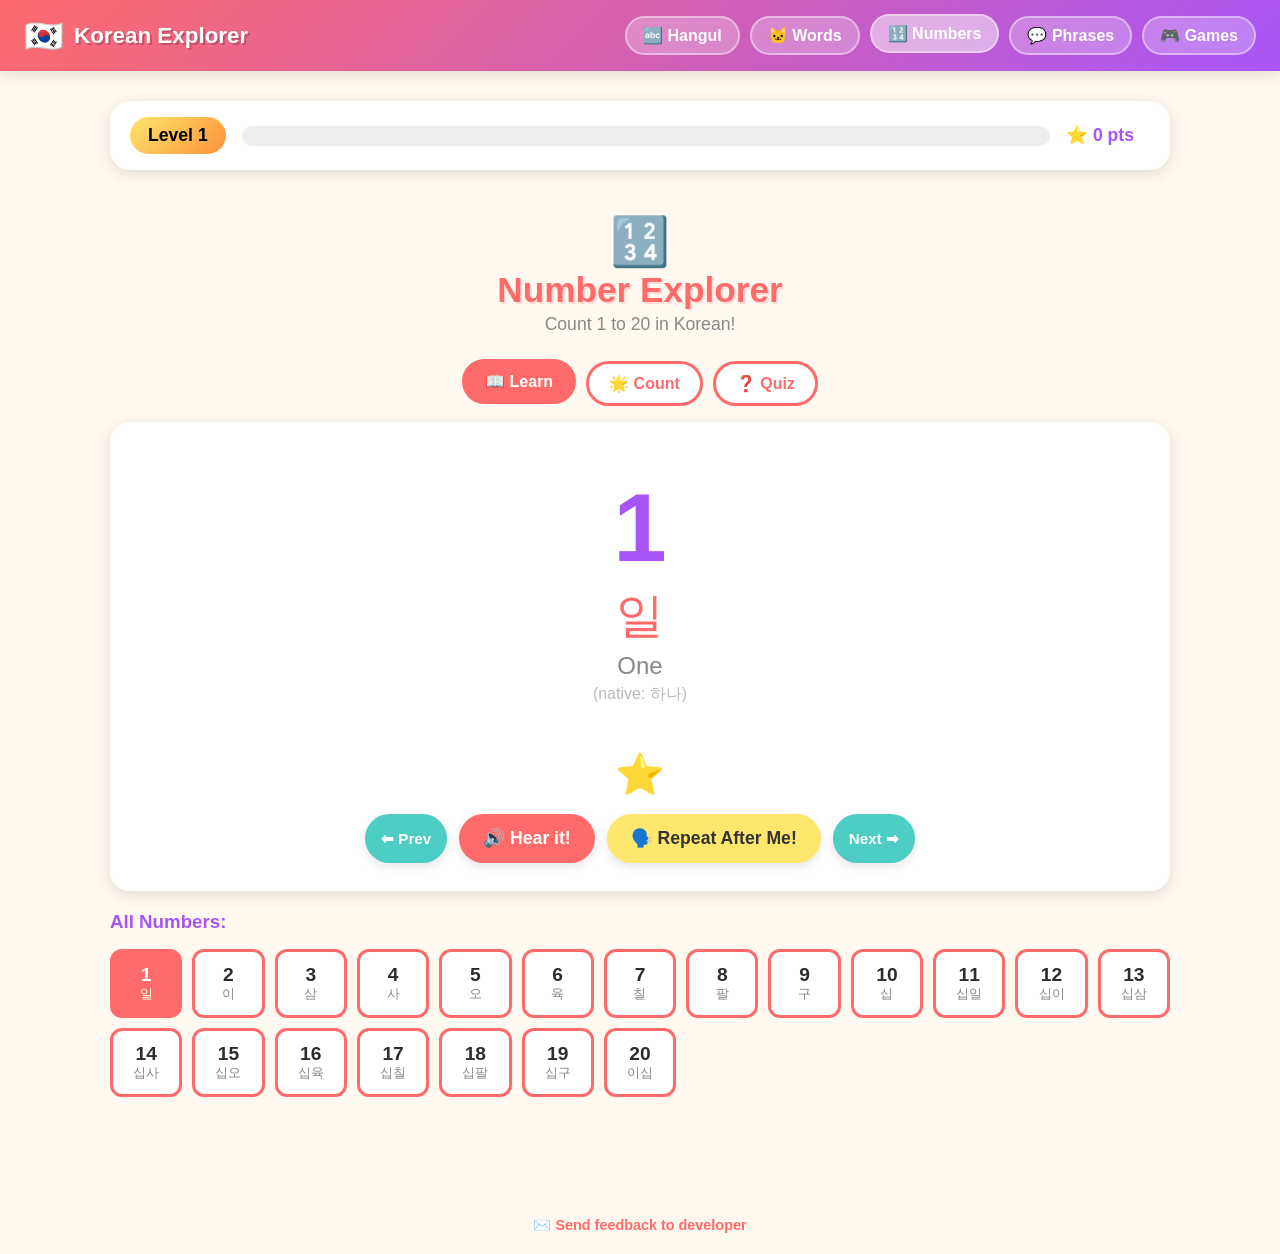
<file: korean-explorer/numbers.html>
<!DOCTYPE html>
<html lang="en">
<head>
  <meta charset="UTF-8" />
  <meta name="viewport" content="width=device-width, initial-scale=1.0, maximum-scale=1.0, user-scalable=no" />
  <title>Number Explorer 🔢 | Korean Explorer</title>
  <link rel="stylesheet" href="style.css" />
</head>
<body>

<header>
  <a class="logo" href="index.html">
    <span class="logo-icon">🇰🇷</span>
    <span class="logo-text">Korean Explorer</span>
  </a>
  <nav>
    <a href="hangul.html">🔤 Hangul</a>
    <a href="words.html">🐱 Words</a>
    <a href="numbers.html">🔢 Numbers</a>
    <a href="phrases.html">💬 Phrases</a>
    <a href="games.html">🎮 Games</a>
  </nav>
</header>

<main>
  <div class="progress-widget">
    <div class="level-badge" id="level-display">Level 1</div>
    <div class="progress-bar-wrap">
      <div class="progress-bar-fill" id="progress-bar-fill" style="width:0%"></div>
    </div>
    <div class="points-display" id="points-display">⭐ 0 pts</div>
    <div class="stars-display" id="stars-display"></div>
  </div>

  <div class="page-title">
    <div class="page-emoji">🔢</div>
    <h1>Number Explorer</h1>
    <p>Count 1 to 20 in Korean!</p>
  </div>

  <div class="tabs">
    <button class="tab-btn active" onclick="showNumTab('learn', this)">📖 Learn</button>
    <button class="tab-btn" onclick="showNumTab('count', this)">🌟 Count</button>
    <button class="tab-btn" onclick="showNumTab('quiz', this)">❓ Quiz</button>
  </div>

  <!-- ── LEARN TAB ── -->
  <div id="tab-learn" class="tab-content">
    <div class="card" style="padding:28px; text-align:center">
      <div class="number-display">
        <div class="number-big" id="num-arabic"></div>
        <div class="number-korean" id="num-korean"></div>
        <div class="number-english" id="num-english"></div>
        <div class="number-english" style="font-size:1rem; color:#bbb" id="num-native"></div>
      </div>
      <div class="counting-objects" id="counting-objects"></div>
      <div style="display:flex; gap:12px; justify-content:center; flex-wrap:wrap; margin-top:16px">
        <button class="btn btn-secondary btn-sm" onclick="changeNum(-1)">⬅ Prev</button>
        <button class="btn btn-primary" onclick="playNumber()">🔊 Hear it!</button>
        <button class="btn btn-accent" onclick="repeatNumber()">🗣️ Repeat After Me!</button>
        <button class="btn btn-secondary btn-sm" onclick="changeNum(1)">Next ➡</button>
      </div>
    </div>

    <!-- Number grid -->
    <div style="margin-top:20px">
      <h3 style="color:var(--purple); margin-bottom:12px">All Numbers:</h3>
      <div class="letter-grid" id="number-grid" style="grid-template-columns: repeat(auto-fill, minmax(70px,1fr))"></div>
    </div>
  </div>

  <!-- ── COUNT TAB ── -->
  <div id="tab-count" class="tab-content" style="display:none">
    <div class="card" style="padding:24px; text-align:center">
      <h2 style="color:var(--purple); margin-bottom:8px">How many? 🤔</h2>
      <p style="color:#888; margin-bottom:16px">Count the objects and tap the right number!</p>
      <button class="btn btn-orange" onclick="newCountQuestion()" style="margin-bottom:20px">🔄 New Question</button>

      <div id="count-objects" class="counting-objects" style="font-size:3rem; margin:20px 0"></div>
      <div id="count-question" style="font-size:1.3rem; color:#555; margin-bottom:16px"></div>
      <div class="quiz-options" id="count-options"></div>
    </div>
  </div>

  <!-- ── QUIZ TAB ── -->
  <div id="tab-quiz" class="tab-content" style="display:none">
    <div class="card" style="padding:24px; text-align:center">
      <div style="display:flex; justify-content:space-between; align-items:center; flex-wrap:wrap; gap:10px; margin-bottom:16px">
        <h2 style="color:var(--purple)">Quiz Time! ❓</h2>
        <div>Score: <strong id="quiz-score">0</strong> / <strong id="quiz-total">10</strong></div>
      </div>
      <button class="btn btn-orange" onclick="startQuiz()" style="margin-bottom:16px">🔄 New Quiz</button>

      <div id="quiz-area">
        <div id="quiz-prompt" style="font-size:1.3rem; color:#555; margin-bottom:8px"></div>
        <div id="quiz-korean" style="font-size:3rem; color:var(--primary); font-weight:bold; margin-bottom:20px"></div>
        <div class="quiz-options" id="quiz-options"></div>
      </div>

      <div id="quiz-done" style="display:none; padding:20px">
        <div class="scoreboard">
          <div class="score-big" id="quiz-final-score"></div>
          <div class="score-label">out of 10</div>
          <div class="stars-row" id="quiz-stars"></div>
        </div>
        <button class="btn btn-primary btn-lg" onclick="startQuiz()">Play Again! 🔄</button>
      </div>
    </div>
  </div>
</main>

<div id="ad-banner"></div>
<div id="toast"></div>

<footer>
  <p><a href="mailto:nomadongho@gmail.com?subject=Korean Explorer Feedback">✉️ Send feedback to developer</a></p>
</footer>

<script src="audio.js"></script>
<script src="progress.js"></script>
<script src="script.js"></script>
<script src="../shared/ad-manager.js"></script>
<script src="js/ad-config.js"></script>
<script src="ads.js"></script>
<script>
const numbers = [
  { n:1,  korean:'일',    native:'하나', english:'One' },
  { n:2,  korean:'이',    native:'둘',   english:'Two' },
  { n:3,  korean:'삼',    native:'셋',   english:'Three' },
  { n:4,  korean:'사',    native:'넷',   english:'Four' },
  { n:5,  korean:'오',    native:'다섯', english:'Five' },
  { n:6,  korean:'육',    native:'여섯', english:'Six' },
  { n:7,  korean:'칠',    native:'일곱', english:'Seven' },
  { n:8,  korean:'팔',    native:'여덟', english:'Eight' },
  { n:9,  korean:'구',    native:'아홉', english:'Nine' },
  { n:10, korean:'십',    native:'열',   english:'Ten' },
  { n:11, korean:'십일',  native:'열하나', english:'Eleven' },
  { n:12, korean:'십이',  native:'열둘',   english:'Twelve' },
  { n:13, korean:'십삼',  native:'열셋',   english:'Thirteen' },
  { n:14, korean:'십사',  native:'열넷',   english:'Fourteen' },
  { n:15, korean:'십오',  native:'열다섯', english:'Fifteen' },
  { n:16, korean:'십육',  native:'열여섯', english:'Sixteen' },
  { n:17, korean:'십칠',  native:'열일곱', english:'Seventeen' },
  { n:18, korean:'십팔',  native:'열여덟', english:'Eighteen' },
  { n:19, korean:'십구',  native:'열아홉', english:'Nineteen' },
  { n:20, korean:'이십',  native:'스물',   english:'Twenty' },
];

const countEmojis = ['⭐','🍎','🐱','🎈','🌸','🦋','🍬','🐶','🌟','🎯'];
let currentNumIndex = 0;
let quizIndex = 0;
let quizScore = 0;
let quizAnswered = false;

// ── Tab switching ──────────────────────────────
function showNumTab(tab, btn) {
  document.querySelectorAll('.tab-content').forEach(t => t.style.display = 'none');
  document.querySelectorAll('.tabs .tab-btn').forEach(b => b.classList.remove('active'));
  document.getElementById('tab-' + tab).style.display = '';
  btn.classList.add('active');

  if (tab === 'count') newCountQuestion();
  if (tab === 'quiz')  startQuiz();
}

// ── Learn ──────────────────────────────────────
function renderNumber() {
  const num = numbers[currentNumIndex];
  document.getElementById('num-arabic').textContent  = num.n;
  document.getElementById('num-korean').textContent  = num.korean;
  document.getElementById('num-english').textContent = num.english;
  document.getElementById('num-native').textContent  = '(native: ' + num.native + ')';

  const emoji = countEmojis[currentNumIndex % countEmojis.length];
  document.getElementById('counting-objects').textContent = emoji.repeat(num.n);

  // update grid
  document.querySelectorAll('.num-tile').forEach((t, i) => {
    t.classList.toggle('selected', i === currentNumIndex);
  });
}

function changeNum(dir) {
  currentNumIndex = (currentNumIndex + dir + numbers.length) % numbers.length;
  renderNumber();
}

function playNumber() {
  const num = numbers[currentNumIndex];
  AudioManager.speakKorean(num.korean);
  const result = ProgressManager.addPoints(5);
  if (result.leveledUp) { launchConfetti(); showToast('Level Up! 🎉', 'star', 3000); }
}

function repeatNumber() {
  const num = numbers[currentNumIndex];
  AudioManager.speakEnglish('The number ' + num.n + ' in Korean is: ');
  setTimeout(() => AudioManager.speakKorean(num.korean), 1600);
  showToast('🗣️ Say it!', 'info');
}

// ── Number grid ────────────────────────────────
function renderNumberGrid() {
  const grid = document.getElementById('number-grid');
  grid.innerHTML = '';
  numbers.forEach((num, i) => {
    const tile = document.createElement('div');
    tile.className = 'letter-tile num-tile' + (i === 0 ? ' selected' : '');
    tile.innerHTML = `<div class="lt-char" style="font-size:1.2rem">${num.n}</div><div class="lt-roman">${num.korean}</div>`;
    tile.onclick = () => { currentNumIndex = i; renderNumber(); };
    grid.appendChild(tile);
  });
}

// ── Count game ─────────────────────────────────
function newCountQuestion() {
  const num = numbers[Math.floor(Math.random() * 10)]; // 1-10 for counting
  const emoji = countEmojis[Math.floor(Math.random() * countEmojis.length)];
  document.getElementById('count-objects').textContent = emoji.repeat(num.n);
  document.getElementById('count-question').textContent = `How many ${emoji} do you see?`;

  const opts = generateOptions(num, 4);
  const container = document.getElementById('count-options');
  container.innerHTML = '';
  opts.forEach(o => {
    const btn = document.createElement('button');
    btn.className = 'quiz-option';
    btn.textContent = o.korean + ' (' + o.n + ')';
    btn.onclick = () => checkCountAnswer(btn, o, num, container);
    container.appendChild(btn);
  });
}

function checkCountAnswer(btn, chosen, correct, container) {
  if (container.dataset.answered) return;
  container.dataset.answered = 'true';

  if (chosen.n === correct.n) {
    btn.classList.add('correct');
    showToast('Correct! 🎉 +10 pts', 'correct');
    AudioManager.speakKorean(correct.korean);
    const result = ProgressManager.addPoints(10);
    if (result.leveledUp) { launchConfetti(); showToast('Level Up! 🎉', 'star', 3000); }
    setTimeout(() => { container.dataset.answered = ''; newCountQuestion(); }, 1200);
  } else {
    btn.classList.add('wrong');
    showToast('Not quite! Try again 🙂', 'wrong');
    AudioManager.speakEnglish('Try again');
    setTimeout(() => {
      btn.classList.remove('wrong');
      container.dataset.answered = '';
    }, 1000);
  }
}

// ── Quiz ───────────────────────────────────────
function startQuiz() {
  quizScore  = 0;
  quizIndex  = 0;
  quizAnswered = false;
  document.getElementById('quiz-score').textContent = 0;
  document.getElementById('quiz-total').textContent = 10;
  document.getElementById('quiz-area').style.display = '';
  document.getElementById('quiz-done').style.display = 'none';
  nextQuizQuestion();
}

function nextQuizQuestion() {
  if (quizIndex >= 10) { finishQuiz(); return; }
  quizAnswered = false;

  const correct = numbers[Math.floor(Math.random() * numbers.length)];
  const mode = Math.random() < 0.5 ? 'korean-to-number' : 'number-to-korean';

  if (mode === 'korean-to-number') {
    document.getElementById('quiz-prompt').textContent = 'What number is this? 🤔';
    document.getElementById('quiz-korean').textContent = correct.korean;
    const opts = generateOptions(correct, 4);
    renderQuizOptions(opts, (o) => o.n, correct.n, () => correct.n);
  } else {
    document.getElementById('quiz-prompt').textContent = 'How do you say ' + correct.n + ' in Korean?';
    document.getElementById('quiz-korean').textContent = correct.n;
    const opts = generateOptions(correct, 4);
    renderQuizOptions(opts, (o) => o.korean, correct.korean, () => correct.korean);
  }

  AudioManager.speakKorean(correct.korean);
}

function renderQuizOptions(opts, labelFn, correctValue, correctFn) {
  const container = document.getElementById('quiz-options');
  container.innerHTML = '';
  opts.forEach(o => {
    const btn = document.createElement('button');
    btn.className = 'quiz-option';
    btn.textContent = labelFn(o);
    btn.onclick = () => checkQuizAnswer(btn, labelFn(o), correctValue, container);
    container.appendChild(btn);
  });
}

function checkQuizAnswer(btn, chosen, correct, container) {
  if (quizAnswered) return;
  quizAnswered = true;

  if (String(chosen) === String(correct)) {
    btn.classList.add('correct');
    showToast('Correct! 🎉 +10 pts', 'correct');
    quizScore++;
    document.getElementById('quiz-score').textContent = quizScore;
    const result = ProgressManager.addPoints(10);
    if (result.leveledUp) { launchConfetti(); showToast('Level Up! 🎉', 'star', 3000); }
  } else {
    btn.classList.add('wrong');
    showToast('Not quite! 🙂', 'wrong');
    // highlight correct
    container.querySelectorAll('.quiz-option').forEach(b => {
      if (String(b.textContent).trim() === String(correct)) b.classList.add('correct');
    });
  }
  quizIndex++;
  setTimeout(nextQuizQuestion, 1400);
}

function finishQuiz() {
  document.getElementById('quiz-area').style.display = 'none';
  document.getElementById('quiz-done').style.display = '';
  document.getElementById('quiz-final-score').textContent = quizScore;
  const starsCount = Math.round((quizScore / 10) * 3);
  document.getElementById('quiz-stars').textContent = '⭐'.repeat(starsCount);
  if (quizScore >= 7) { launchConfetti(); }
  if (starsCount > 0) ProgressManager.addStar();
}

// ── Helpers ────────────────────────────────────
function generateOptions(correct, count) {
  const opts = [correct];
  while (opts.length < count) {
    const rand = numbers[Math.floor(Math.random() * numbers.length)];
    if (!opts.find(o => o.n === rand.n)) opts.push(rand);
  }
  return shuffle(opts);
}

document.addEventListener('DOMContentLoaded', () => {
  renderNumberGrid();
  renderNumber();
});
</script>
</body>
</html>
</file>
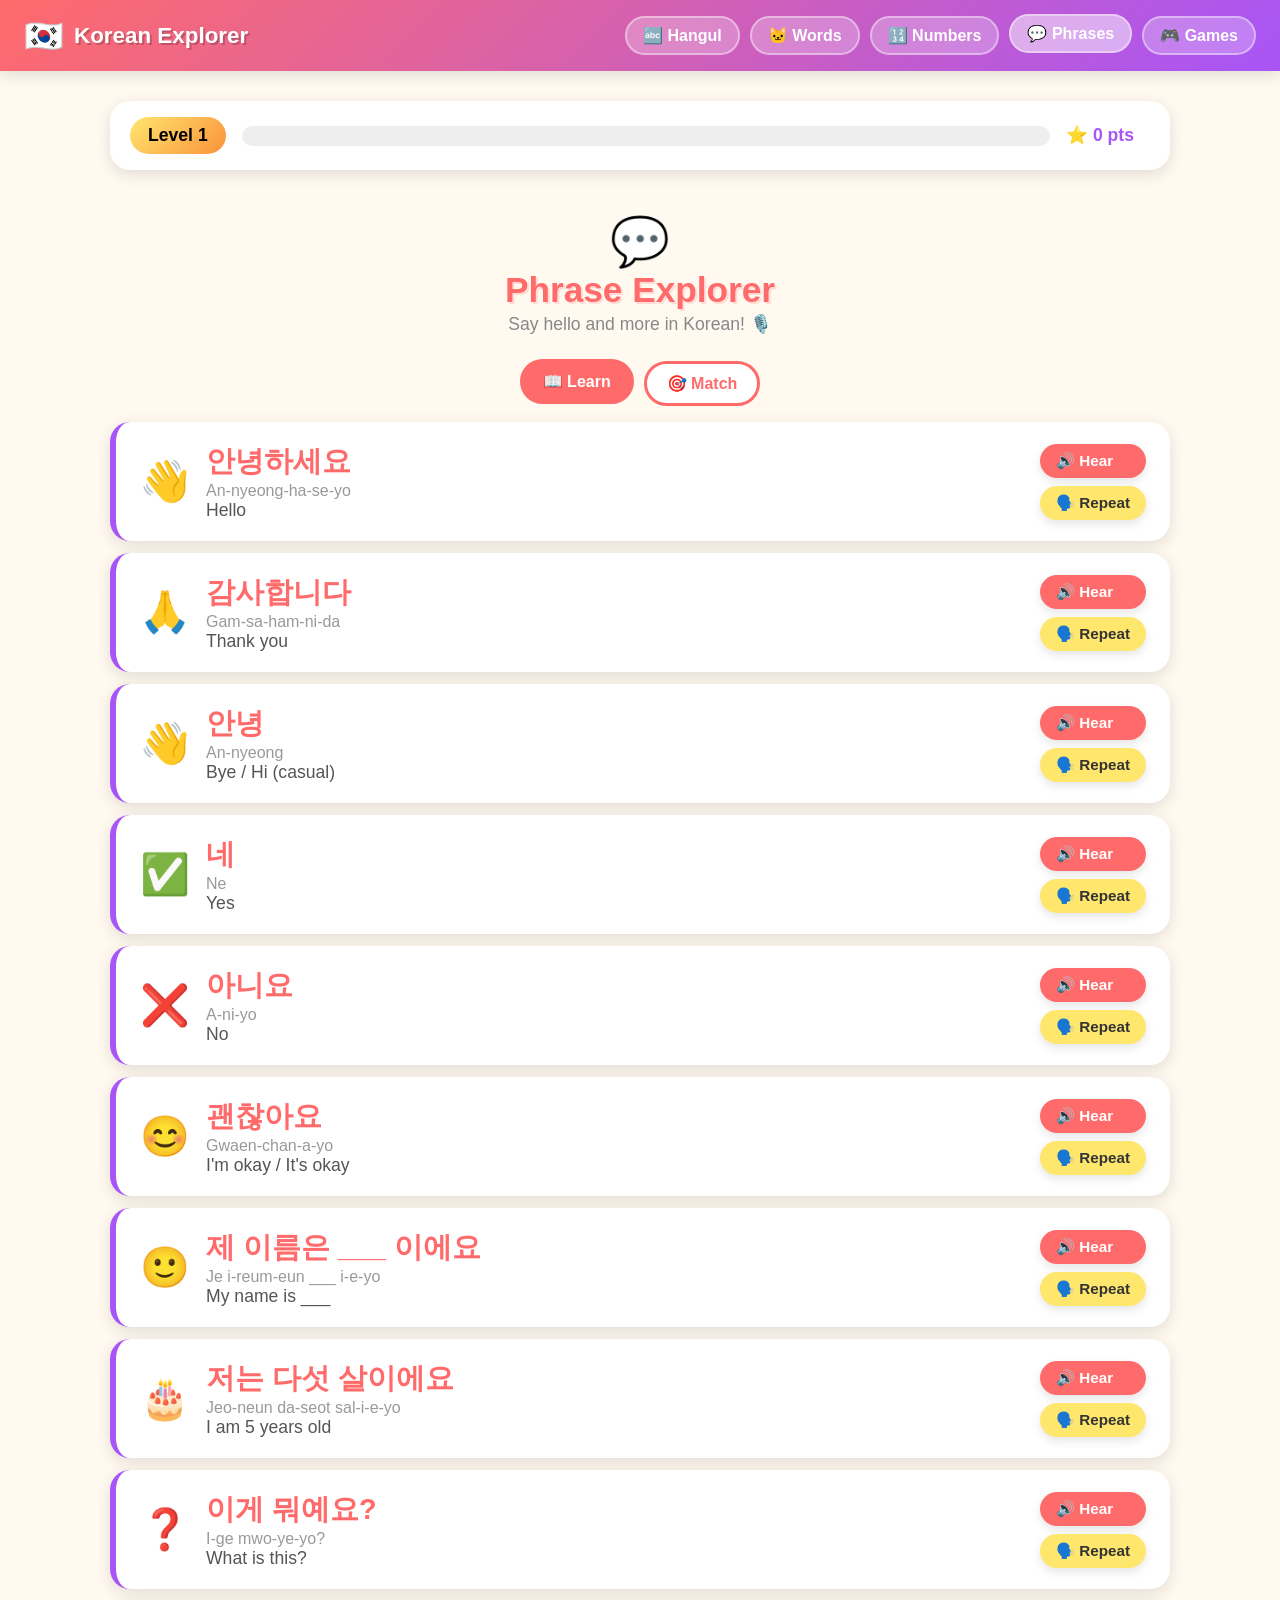
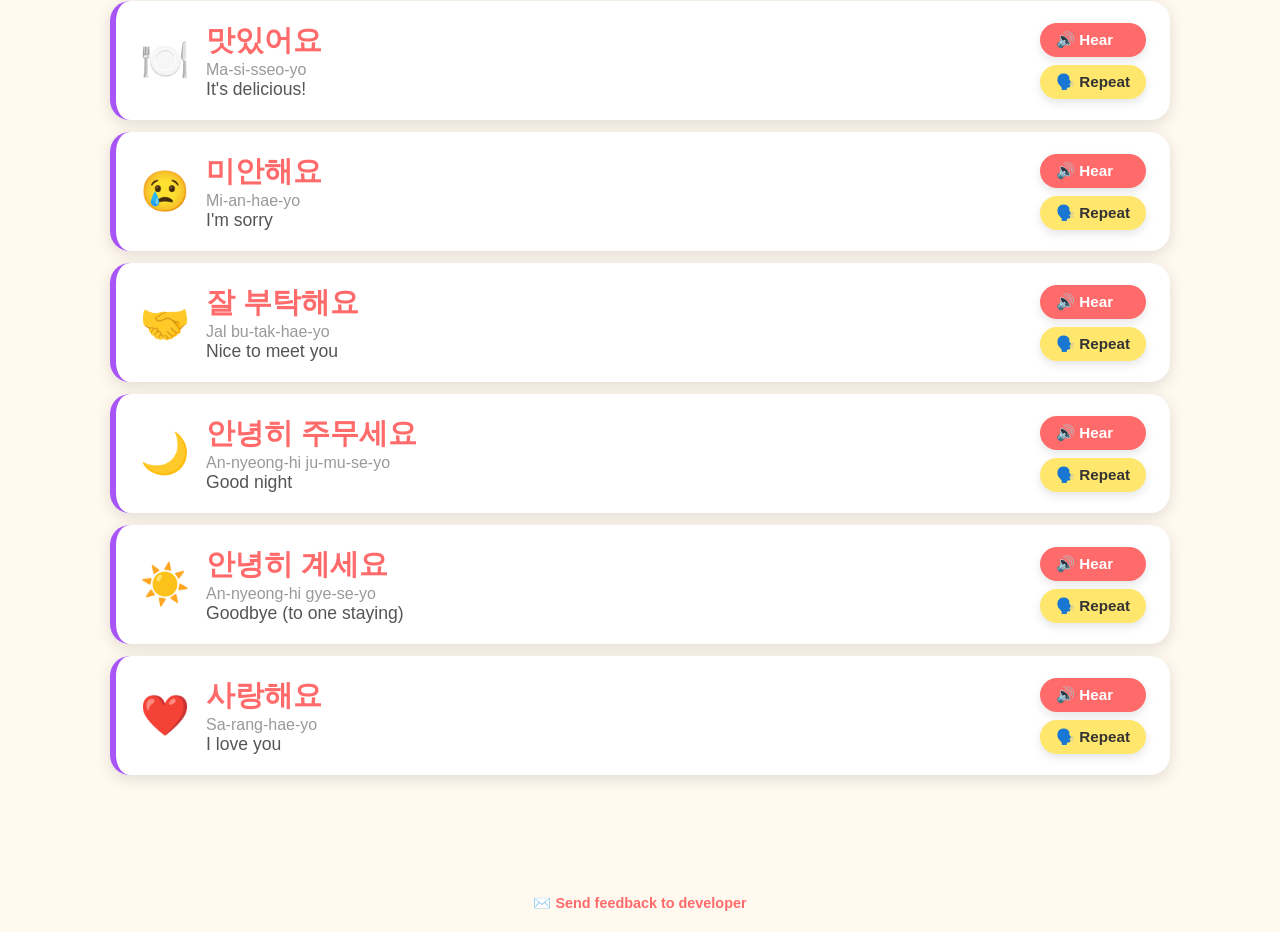
<file: korean-explorer/phrases.html>
<!DOCTYPE html>
<html lang="en">
<head>
  <meta charset="UTF-8" />
  <meta name="viewport" content="width=device-width, initial-scale=1.0, maximum-scale=1.0, user-scalable=no" />
  <title>Phrase Explorer 💬 | Korean Explorer</title>
  <link rel="stylesheet" href="style.css" />
</head>
<body>

<header>
  <a class="logo" href="index.html">
    <span class="logo-icon">🇰🇷</span>
    <span class="logo-text">Korean Explorer</span>
  </a>
  <nav>
    <a href="hangul.html">🔤 Hangul</a>
    <a href="words.html">🐱 Words</a>
    <a href="numbers.html">🔢 Numbers</a>
    <a href="phrases.html">💬 Phrases</a>
    <a href="games.html">🎮 Games</a>
  </nav>
</header>

<main>
  <div class="progress-widget">
    <div class="level-badge" id="level-display">Level 1</div>
    <div class="progress-bar-wrap">
      <div class="progress-bar-fill" id="progress-bar-fill" style="width:0%"></div>
    </div>
    <div class="points-display" id="points-display">⭐ 0 pts</div>
    <div class="stars-display" id="stars-display"></div>
  </div>

  <div class="page-title">
    <div class="page-emoji">💬</div>
    <h1>Phrase Explorer</h1>
    <p>Say hello and more in Korean! 🎙️</p>
  </div>

  <div class="tabs">
    <button class="tab-btn active" onclick="showPhraseTab('learn', this)">📖 Learn</button>
    <button class="tab-btn" onclick="showPhraseTab('match', this)">🎯 Match</button>
  </div>

  <!-- ── LEARN TAB ── -->
  <div id="tab-learn" class="tab-content">
    <div id="phrase-list" style="display:flex; flex-direction:column; gap:12px; margin-top:8px"></div>
  </div>

  <!-- ── MATCH TAB ── -->
  <div id="tab-match" class="tab-content" style="display:none">
    <div class="card" style="padding:24px">
      <div style="display:flex; justify-content:space-between; align-items:center; flex-wrap:wrap; gap:10px; margin-bottom:16px">
        <h2 style="color:var(--purple)">🎯 Match the Phrases!</h2>
        <div>Score: <strong id="pmatch-score">0</strong> / <strong id="pmatch-total">0</strong></div>
      </div>
      <p style="color:#888; margin-bottom:12px">Match the Korean phrase to its English meaning!</p>
      <button class="btn btn-orange" onclick="startPhraseMatch()" style="margin-bottom:16px">🔄 New Game</button>
      <div class="match-area">
        <div class="match-col" id="pmatch-korean"></div>
        <div style="display:flex; align-items:center; font-size:2rem; color:#ccc">↔</div>
        <div class="match-col" id="pmatch-english"></div>
      </div>
    </div>
  </div>
</main>

<div id="ad-banner"></div>
<div id="toast"></div>

<footer>
  <p><a href="mailto:nomadongho@gmail.com?subject=Korean Explorer Feedback">✉️ Send feedback to developer</a></p>
</footer>

<script src="audio.js"></script>
<script src="progress.js"></script>
<script src="script.js"></script>
<script src="../shared/ad-manager.js"></script>
<script src="js/ad-config.js"></script>
<script src="ads.js"></script>
<script>
const phrases = [
  { emoji:'👋', korean:'안녕하세요',        roman:'An-nyeong-ha-se-yo',    english:'Hello' },
  { emoji:'🙏', korean:'감사합니다',         roman:'Gam-sa-ham-ni-da',     english:'Thank you' },
  { emoji:'👋', korean:'안녕',              roman:'An-nyeong',            english:'Bye / Hi (casual)' },
  { emoji:'✅', korean:'네',               roman:'Ne',                   english:'Yes' },
  { emoji:'❌', korean:'아니요',            roman:'A-ni-yo',              english:'No' },
  { emoji:'😊', korean:'괜찮아요',          roman:'Gwaen-chan-a-yo',      english:'I\'m okay / It\'s okay' },
  { emoji:'🙂', korean:'제 이름은 ___ 이에요', roman:'Je i-reum-eun ___ i-e-yo', english:'My name is ___' },
  { emoji:'🎂', korean:'저는 다섯 살이에요',  roman:'Jeo-neun da-seot sal-i-e-yo', english:'I am 5 years old' },
  { emoji:'❓', korean:'이게 뭐예요?',       roman:'I-ge mwo-ye-yo?',     english:'What is this?' },
  { emoji:'🍽️', korean:'맛있어요',           roman:'Ma-si-sseo-yo',       english:'It\'s delicious!' },
  { emoji:'😢', korean:'미안해요',           roman:'Mi-an-hae-yo',        english:'I\'m sorry' },
  { emoji:'🤝', korean:'잘 부탁해요',        roman:'Jal bu-tak-hae-yo',   english:'Nice to meet you' },
  { emoji:'🌙', korean:'안녕히 주무세요',    roman:'An-nyeong-hi ju-mu-se-yo', english:'Good night' },
  { emoji:'☀️', korean:'안녕히 계세요',      roman:'An-nyeong-hi gye-se-yo',  english:'Goodbye (to one staying)' },
  { emoji:'❤️', korean:'사랑해요',           roman:'Sa-rang-hae-yo',      english:'I love you' },
];

let pmatchSelected  = null;
let pmatchScore     = 0;
let pmatchTotal     = 0;

// ── Tab switching ──────────────────────────────
function showPhraseTab(tab, btn) {
  document.querySelectorAll('.tab-content').forEach(t => t.style.display = 'none');
  document.querySelectorAll('.tabs .tab-btn').forEach(b => b.classList.remove('active'));
  document.getElementById('tab-' + tab).style.display = '';
  btn.classList.add('active');
  if (tab === 'match') startPhraseMatch();
}

// ── Learn tab ─────────────────────────────────
function renderPhraseList() {
  const list = document.getElementById('phrase-list');
  list.innerHTML = '';
  phrases.forEach(p => {
    const card = document.createElement('div');
    card.className = 'phrase-card';
    card.innerHTML = `
      <div class="phrase-emoji">${p.emoji}</div>
      <div style="flex:1">
        <div class="phrase-korean">${p.korean}</div>
        <div class="phrase-roman">${p.roman}</div>
        <div class="phrase-english">${p.english}</div>
      </div>
      <div style="display:flex; flex-direction:column; gap:8px">
        <button class="btn btn-primary btn-sm" onclick="event.stopPropagation(); playPhrase('${p.korean.replace(/'/g, "\\'")}')">🔊 Hear</button>
        <button class="btn btn-accent btn-sm" onclick="event.stopPropagation(); repeatPhrase('${p.korean.replace(/'/g, "\\'")}', '${p.roman.replace(/'/g, "\\'")}')">🗣️ Repeat</button>
      </div>
    `;
    card.onclick = () => {
      playPhrase(p.korean);
      const result = ProgressManager.addPoints(5);
      if (result.leveledUp) { launchConfetti(); showToast('Level Up! 🎉', 'star', 3000); }
    };
    list.appendChild(card);
  });
}

function playPhrase(korean) {
  AudioManager.speakKorean(korean, 0.75);
}

function repeatPhrase(korean, roman) {
  AudioManager.speakEnglish('Say: ' + roman);
  setTimeout(() => AudioManager.speakKorean(korean, 0.7), 2000);
  showToast('🗣️ Repeat after me!', 'info');
}

// ── Match game ─────────────────────────────────
function startPhraseMatch() {
  pmatchScore    = 0;
  pmatchTotal    = 0;
  pmatchSelected = null;
  document.getElementById('pmatch-score').textContent = 0;

  const items = pickRandom(phrases, 5);
  pmatchTotal = items.length;
  document.getElementById('pmatch-total').textContent = pmatchTotal;

  const koreanSide  = shuffle([...items]);
  const englishSide = shuffle([...items]);

  const kCol = document.getElementById('pmatch-korean');
  const eCol = document.getElementById('pmatch-english');
  kCol.innerHTML = '';
  eCol.innerHTML = '';

  koreanSide.forEach(p => {
    const el = document.createElement('div');
    el.className = 'match-item';
    el.textContent = p.korean;
    el.dataset.key  = p.korean;
    el.dataset.side = 'korean';
    el.onclick = () => handlePhraseMatch(el);
    kCol.appendChild(el);
  });

  englishSide.forEach(p => {
    const el = document.createElement('div');
    el.className = 'match-item';
    el.textContent = p.english;
    el.dataset.key  = p.korean;
    el.dataset.side = 'english';
    el.onclick = () => handlePhraseMatch(el);
    eCol.appendChild(el);
  });
}

function handlePhraseMatch(el) {
  if (el.classList.contains('matched')) return;

  if (!pmatchSelected) {
    pmatchSelected = el;
    el.classList.add('selected');
    if (el.dataset.side === 'korean') AudioManager.speakKorean(el.dataset.key, 0.75);
    return;
  }

  if (pmatchSelected === el) {
    el.classList.remove('selected');
    pmatchSelected = null;
    return;
  }

  if (pmatchSelected.dataset.side === el.dataset.side) {
    pmatchSelected.classList.remove('selected');
    pmatchSelected = el;
    el.classList.add('selected');
    if (el.dataset.side === 'korean') AudioManager.speakKorean(el.dataset.key, 0.75);
    return;
  }

  if (pmatchSelected.dataset.key === el.dataset.key) {
    pmatchSelected.classList.remove('selected');
    pmatchSelected.classList.add('matched');
    el.classList.add('matched');
    pmatchScore++;
    document.getElementById('pmatch-score').textContent = pmatchScore;
    AudioManager.speakKorean(el.dataset.key, 0.75);
    showToast('Correct! 🎉 +10 pts', 'correct');
    const result = ProgressManager.addPoints(10);
    if (result.leveledUp) { launchConfetti(); showToast('Level Up! 🎉', 'star', 3000); }

    if (pmatchScore === pmatchTotal) {
      setTimeout(() => {
        showToast('All matched! Awesome! ⭐', 'star', 3000);
        launchConfetti();
        ProgressManager.addStar();
      }, 600);
    }
  } else {
    pmatchSelected.classList.remove('selected');
    pmatchSelected.classList.add('wrong');
    el.classList.add('wrong');
    showToast('Try again! 🙂', 'wrong');
    AudioManager.speakEnglish('Try again');
    setTimeout(() => {
      pmatchSelected.classList.remove('wrong');
      el.classList.remove('wrong');
    }, 800);
  }
  pmatchSelected = null;
}

document.addEventListener('DOMContentLoaded', renderPhraseList);
</script>
</body>
</html>
</file>
<file: style.css>
/* Korean Explorer - Kid-friendly styles */

:root {
  --primary: #FF6B6B;
  --secondary: #4ECDC4;
  --accent: #FFE66D;
  --purple: #A855F7;
  --green: #4ADE80;
  --orange: #FB923C;
  --blue: #60A5FA;
  --pink: #F472B6;
  --bg: #FFF9F0;
  --card-bg: #FFFFFF;
  --text: #2D2D2D;
  --shadow: 0 4px 15px rgba(0,0,0,0.12);
  --radius: 20px;
  --radius-sm: 12px;
}

* {
  box-sizing: border-box;
  margin: 0;
  padding: 0;
}

body {
  font-family: 'Comic Sans MS', 'Chalkboard SE', 'Arial Rounded MT Bold', cursive, sans-serif;
  background: var(--bg);
  color: var(--text);
  min-height: 100vh;
  overflow-x: hidden;
}

/* ─── HEADER ─────────────────────────────────── */
header {
  background: linear-gradient(135deg, var(--primary), var(--purple));
  padding: 16px 24px;
  display: flex;
  align-items: center;
  justify-content: space-between;
  box-shadow: var(--shadow);
  position: sticky;
  top: 0;
  z-index: 100;
}

header .logo {
  display: flex;
  align-items: center;
  gap: 10px;
  text-decoration: none;
}

header .logo-icon {
  font-size: 2rem;
}

header .logo-text {
  font-size: 1.4rem;
  font-weight: bold;
  color: #fff;
  text-shadow: 2px 2px 0px rgba(0,0,0,0.2);
}

nav {
  display: flex;
  gap: 10px;
  flex-wrap: wrap;
}

nav a {
  background: rgba(255,255,255,0.25);
  color: #fff;
  text-decoration: none;
  padding: 8px 16px;
  border-radius: 30px;
  font-size: 1rem;
  font-weight: bold;
  transition: background 0.2s, transform 0.2s;
  border: 2px solid rgba(255,255,255,0.4);
}

nav a:hover, nav a.active {
  background: rgba(255,255,255,0.5);
  transform: translateY(-2px);
}

/* ─── MAIN CONTENT ────────────────────────────── */
main {
  max-width: 1100px;
  margin: 0 auto;
  padding: 30px 20px 100px;
}

/* ─── HERO (index) ────────────────────────────── */
.hero {
  text-align: center;
  padding: 40px 20px;
}

.hero-emoji {
  font-size: 5rem;
  animation: bounce 2s infinite;
}

@keyframes bounce {
  0%, 100% { transform: translateY(0); }
  50% { transform: translateY(-15px); }
}

.hero h1 {
  font-size: 3rem;
  color: var(--primary);
  text-shadow: 3px 3px 0px rgba(255,107,107,0.3);
  margin: 10px 0;
}

.hero p {
  font-size: 1.4rem;
  color: #666;
  margin-bottom: 30px;
}

/* ─── PROGRESS BAR ────────────────────────────── */
.progress-widget {
  background: var(--card-bg);
  border-radius: var(--radius);
  padding: 16px 20px;
  box-shadow: var(--shadow);
  margin-bottom: 24px;
  display: flex;
  align-items: center;
  gap: 16px;
  flex-wrap: wrap;
}

.level-badge {
  background: linear-gradient(135deg, var(--accent), var(--orange));
  color: #000;
  font-weight: bold;
  padding: 8px 18px;
  border-radius: 30px;
  font-size: 1.1rem;
  white-space: nowrap;
}

.progress-bar-wrap {
  flex: 1;
  min-width: 120px;
  background: #eee;
  border-radius: 20px;
  height: 20px;
  overflow: hidden;
}

.progress-bar-fill {
  height: 100%;
  background: linear-gradient(90deg, var(--secondary), var(--blue));
  border-radius: 20px;
  transition: width 0.5s ease;
}

.points-display {
  font-size: 1.1rem;
  font-weight: bold;
  color: var(--purple);
  white-space: nowrap;
}

.stars-display {
  font-size: 1.3rem;
  white-space: nowrap;
}

/* ─── MODULE CARDS ────────────────────────────── */
.module-grid {
  display: grid;
  grid-template-columns: repeat(auto-fit, minmax(200px, 1fr));
  gap: 20px;
  margin-top: 30px;
}

.module-card {
  background: var(--card-bg);
  border-radius: var(--radius);
  padding: 28px 20px;
  text-align: center;
  box-shadow: var(--shadow);
  cursor: pointer;
  transition: transform 0.25s, box-shadow 0.25s;
  text-decoration: none;
  color: var(--text);
  border: 3px solid transparent;
  display: flex;
  flex-direction: column;
  align-items: center;
  gap: 10px;
}

.module-card:hover {
  transform: translateY(-6px) scale(1.02);
  box-shadow: 0 8px 25px rgba(0,0,0,0.18);
}

.module-card .card-emoji {
  font-size: 3.5rem;
}

.module-card h2 {
  font-size: 1.3rem;
  color: var(--primary);
}

.module-card p {
  font-size: 0.95rem;
  color: #888;
}

.module-card.hangul  { border-color: var(--primary); }
.module-card.words   { border-color: var(--secondary); }
.module-card.numbers { border-color: var(--accent); }
.module-card.phrases { border-color: var(--purple); }
.module-card.games   { border-color: var(--green); }

/* ─── PAGE TITLE ──────────────────────────────── */
.page-title {
  text-align: center;
  padding: 20px 0 10px;
}

.page-title .page-emoji {
  font-size: 3rem;
}

.page-title h1 {
  font-size: 2.2rem;
  color: var(--primary);
  text-shadow: 2px 2px 0 rgba(255,107,107,0.2);
}

.page-title p {
  font-size: 1.1rem;
  color: #888;
  margin-top: 4px;
}

/* ─── TABS ────────────────────────────────────── */
.tabs {
  display: flex;
  gap: 10px;
  flex-wrap: wrap;
  margin: 16px 0;
  justify-content: center;
}

.tab-btn {
  background: #fff;
  border: 3px solid var(--primary);
  color: var(--primary);
  padding: 10px 20px;
  border-radius: 30px;
  font-size: 1rem;
  font-weight: bold;
  cursor: pointer;
  transition: background 0.2s, color 0.2s, transform 0.2s;
  font-family: inherit;
}

.tab-btn:hover, .tab-btn.active {
  background: var(--primary);
  color: #fff;
  transform: translateY(-2px);
}

/* ─── CARDS ───────────────────────────────────── */
.card {
  background: var(--card-bg);
  border-radius: var(--radius);
  box-shadow: var(--shadow);
  padding: 24px;
}

/* ─── LETTER CARD ─────────────────────────────── */
.letter-showcase {
  display: flex;
  align-items: center;
  justify-content: center;
  gap: 30px;
  flex-wrap: wrap;
  margin: 20px 0;
}

.letter-big {
  font-size: 8rem;
  color: var(--primary);
  text-shadow: 4px 4px 0 rgba(255,107,107,0.25);
  line-height: 1;
  cursor: pointer;
  transition: transform 0.15s;
  display: flex;
  align-items: center;
  justify-content: center;
  width: 160px;
  height: 160px;
  background: #fff0f0;
  border-radius: var(--radius);
  border: 4px solid var(--primary);
  user-select: none;
}

.letter-big:hover { transform: scale(1.05); }

.letter-info {
  text-align: center;
}

.letter-romanization {
  font-size: 2rem;
  font-weight: bold;
  color: var(--purple);
  margin-bottom: 6px;
}

.letter-name {
  font-size: 1.2rem;
  color: #888;
  margin-bottom: 16px;
}

.letter-nav {
  display: flex;
  gap: 10px;
  justify-content: center;
  flex-wrap: wrap;
  margin-top: 20px;
}

/* ─── BUTTONS ─────────────────────────────────── */
.btn {
  display: inline-flex;
  align-items: center;
  gap: 8px;
  padding: 14px 24px;
  border-radius: 30px;
  border: none;
  font-size: 1.1rem;
  font-weight: bold;
  cursor: pointer;
  font-family: inherit;
  transition: transform 0.2s, box-shadow 0.2s, opacity 0.2s;
  box-shadow: 0 4px 10px rgba(0,0,0,0.1);
}

.btn:hover { transform: translateY(-3px); box-shadow: 0 6px 18px rgba(0,0,0,0.15); }
.btn:active { transform: translateY(0); }
.btn:disabled { opacity: 0.5; cursor: not-allowed; transform: none; }

.btn-primary  { background: var(--primary); color: #fff; }
.btn-secondary{ background: var(--secondary); color: #fff; }
.btn-accent   { background: var(--accent); color: #333; }
.btn-purple   { background: var(--purple); color: #fff; }
.btn-green    { background: var(--green); color: #fff; }
.btn-orange   { background: var(--orange); color: #fff; }
.btn-blue     { background: var(--blue); color: #fff; }
.btn-white    { background: #fff; color: var(--primary); border: 3px solid var(--primary); }

.btn-sm { padding: 8px 16px; font-size: 0.95rem; }
.btn-lg { padding: 18px 32px; font-size: 1.3rem; }

/* ─── WORD GRID ───────────────────────────────── */
.word-grid {
  display: grid;
  grid-template-columns: repeat(auto-fill, minmax(160px, 1fr));
  gap: 16px;
  margin-top: 16px;
}

.word-card {
  background: var(--card-bg);
  border-radius: var(--radius-sm);
  box-shadow: var(--shadow);
  padding: 16px 12px;
  text-align: center;
  cursor: pointer;
  transition: transform 0.2s, box-shadow 0.2s;
  border: 3px solid transparent;
}

.word-card:hover {
  transform: translateY(-4px);
  box-shadow: 0 6px 20px rgba(0,0,0,0.15);
  border-color: var(--secondary);
}

.word-emoji {
  font-size: 2.8rem;
  margin-bottom: 8px;
}

.word-korean {
  font-size: 1.4rem;
  color: var(--primary);
  font-weight: bold;
  margin-bottom: 2px;
}

.word-english {
  font-size: 0.9rem;
  color: #888;
}

/* ─── NUMBERS ─────────────────────────────────── */
.number-display {
  text-align: center;
  padding: 30px;
}

.number-big {
  font-size: 6rem;
  font-weight: bold;
  color: var(--purple);
  line-height: 1;
}

.number-korean {
  font-size: 3rem;
  color: var(--primary);
  margin-top: 8px;
}

.number-english {
  font-size: 1.5rem;
  color: #888;
  margin-top: 4px;
}

.counting-objects {
  display: flex;
  flex-wrap: wrap;
  gap: 8px;
  justify-content: center;
  margin: 16px 0;
  font-size: 2.5rem;
}

/* ─── QUIZ ────────────────────────────────────── */
.quiz-options {
  display: grid;
  grid-template-columns: 1fr 1fr;
  gap: 14px;
  margin-top: 16px;
}

.quiz-option {
  background: #fff;
  border: 3px solid #ddd;
  border-radius: var(--radius-sm);
  padding: 18px;
  font-size: 1.4rem;
  font-weight: bold;
  text-align: center;
  cursor: pointer;
  transition: border-color 0.2s, background 0.2s, transform 0.15s;
  font-family: inherit;
}

.quiz-option:hover { border-color: var(--secondary); background: #f0fffe; transform: scale(1.03); }
.quiz-option.correct { border-color: var(--green); background: #f0fff4; }
.quiz-option.wrong { border-color: var(--primary); background: #fff0f0; }

/* ─── GAME CARDS ──────────────────────────────── */
.game-grid {
  display: grid;
  grid-template-columns: repeat(auto-fill, minmax(140px, 1fr));
  gap: 12px;
  margin-top: 16px;
}

.game-card {
  aspect-ratio: 1;
  background: linear-gradient(135deg, var(--purple), var(--blue));
  border-radius: var(--radius-sm);
  display: flex;
  align-items: center;
  justify-content: center;
  font-size: 1.1rem;
  font-weight: bold;
  color: #fff;
  cursor: pointer;
  transition: transform 0.2s, box-shadow 0.2s;
  box-shadow: var(--shadow);
  text-align: center;
  padding: 8px;
  user-select: none;
}

.game-card:hover { transform: scale(1.04); }
.game-card.flipped { background: #fff; color: var(--text); border: 3px solid var(--purple); }
.game-card.matched { background: linear-gradient(135deg, var(--green), var(--secondary)); pointer-events: none; }
.game-card .card-back { font-size: 2rem; }
.game-card .card-front { display: flex; flex-direction: column; align-items: center; gap: 4px; }
.game-card .card-front .card-emoji { font-size: 2rem; }
.game-card .card-front .card-word  { font-size: 1rem; }

/* ─── FEEDBACK / TOAST ────────────────────────── */
#toast {
  position: fixed;
  bottom: 90px;
  left: 50%;
  transform: translateX(-50%) translateY(20px);
  background: #333;
  color: #fff;
  padding: 14px 28px;
  border-radius: 30px;
  font-size: 1.1rem;
  font-weight: bold;
  opacity: 0;
  transition: opacity 0.3s, transform 0.3s;
  z-index: 999;
  pointer-events: none;
  text-align: center;
}

#toast.show {
  opacity: 1;
  transform: translateX(-50%) translateY(0);
}

#toast.correct { background: #22c55e; }
#toast.wrong   { background: #ef4444; }
#toast.info    { background: #3b82f6; }
#toast.star    { background: #f59e0b; }

/* ─── CONFETTI ─────────────────────────────────── */
.confetti-piece {
  position: fixed;
  width: 14px;
  height: 14px;
  border-radius: 3px;
  pointer-events: none;
  animation: confetti-fall 2.5s ease-in forwards;
  z-index: 9999;
}

@keyframes confetti-fall {
  0%   { transform: translateY(-20px) rotate(0deg); opacity: 1; }
  100% { transform: translateY(100vh) rotate(720deg); opacity: 0; }
}

/* ─── CORRECT ANIMATION ───────────────────────── */
@keyframes pop {
  0%   { transform: scale(1); }
  50%  { transform: scale(1.3); }
  100% { transform: scale(1); }
}
.pop-anim { animation: pop 0.4s ease; }

@keyframes shake {
  0%, 100% { transform: translateX(0); }
  25%       { transform: translateX(-8px); }
  75%       { transform: translateX(8px); }
}
.shake-anim { animation: shake 0.4s ease; }

/* ─── CANVAS (tracing) ────────────────────────── */
#tracing-canvas {
  border: 3px dashed var(--primary);
  border-radius: var(--radius-sm);
  background: #fff;
  cursor: crosshair;
  display: block;
  margin: 0 auto;
  max-width: 100%;
  touch-action: none;
}

/* ─── PHRASE CARD ─────────────────────────────── */
.phrase-card {
  background: var(--card-bg);
  border-radius: var(--radius);
  box-shadow: var(--shadow);
  padding: 20px 24px;
  display: flex;
  align-items: center;
  gap: 16px;
  flex-wrap: wrap;
  border-left: 6px solid var(--purple);
  cursor: pointer;
  transition: transform 0.2s;
}
.phrase-card:hover { transform: translateY(-3px); }
.phrase-korean { font-size: 1.8rem; color: var(--primary); font-weight: bold; }
.phrase-roman  { font-size: 1rem; color: #999; }
.phrase-english{ font-size: 1.1rem; color: #555; }
.phrase-emoji  { font-size: 2.5rem; }

/* ─── AD BANNER ───────────────────────────────── */
#ad-banner {
  position: fixed;
  bottom: 0;
  left: 0;
  right: 0;
  background: #fff;
  border-top: 1px solid #e2e8f0;
  padding: 2px 0;
  text-align: center;
  display: none;
  z-index: 90;
  max-height: 60px;
  overflow: hidden;
}

#ad-banner.visible { display: block; }

/* Push page content above the fixed ad banner */
body.ad-visible { padding-bottom: 60px; }

/* ─── FOOTER ──────────────────────────────────── */
footer {
  text-align: center;
  padding: 20px;
  color: #aaa;
  font-size: 0.9rem;
}

footer a {
  color: var(--primary);
  text-decoration: none;
  font-weight: bold;
}

footer a:hover { text-decoration: underline; }

/* ─── LETTER GRID (hangul) ────────────────────── */
.letter-grid {
  display: grid;
  grid-template-columns: repeat(auto-fill, minmax(80px, 1fr));
  gap: 10px;
  margin-top: 16px;
}

.letter-tile {
  background: #fff;
  border: 3px solid var(--primary);
  border-radius: var(--radius-sm);
  padding: 12px 8px;
  text-align: center;
  cursor: pointer;
  transition: background 0.2s, transform 0.15s;
}

.letter-tile:hover { background: #fff0f0; transform: scale(1.08); }
.letter-tile.selected { background: var(--primary); color: #fff; }

.letter-tile .lt-char  { font-size: 1.8rem; font-weight: bold; }
.letter-tile .lt-roman { font-size: 0.8rem; color: #888; }
.letter-tile.selected .lt-roman { color: #ffd; }

/* ─── MATCH GAME ──────────────────────────────── */
.match-area {
  display: flex;
  gap: 30px;
  justify-content: center;
  flex-wrap: wrap;
  margin: 20px 0;
}

.match-col {
  display: flex;
  flex-direction: column;
  gap: 12px;
}

.match-item {
  background: #fff;
  border: 3px solid #ddd;
  border-radius: var(--radius-sm);
  padding: 14px 20px;
  font-size: 1.3rem;
  text-align: center;
  cursor: pointer;
  transition: border-color 0.2s, background 0.2s;
  min-width: 130px;
  user-select: none;
}

.match-item:hover { border-color: var(--secondary); background: #f0fffe; }
.match-item.selected { border-color: var(--purple); background: #f5f0ff; }
.match-item.matched  { border-color: var(--green);  background: #f0fff4; pointer-events: none; }
.match-item.wrong    { border-color: var(--primary); background: #fff0f0; }

/* ─── DRAG & DROP ─────────────────────────────── */
.drag-target {
  background: #f8f9fa;
  border: 3px dashed #ccc;
  border-radius: var(--radius-sm);
  min-height: 60px;
  display: flex;
  align-items: center;
  justify-content: center;
  font-size: 1.2rem;
  transition: border-color 0.2s, background 0.2s;
  padding: 10px;
}

.drag-target.drag-over { border-color: var(--purple); background: #f5f0ff; }
.drag-target.correct   { border-color: var(--green);  background: #f0fff4; }
.drag-target.wrong     { border-color: var(--primary); background: #fff0f0; }

.drag-item {
  background: var(--purple);
  color: #fff;
  border-radius: var(--radius-sm);
  padding: 10px 18px;
  font-size: 1.2rem;
  cursor: grab;
  user-select: none;
  transition: transform 0.15s;
  display: inline-block;
}

.drag-item:active { cursor: grabbing; transform: scale(1.05); }

/* ─── SCORE BOARD ─────────────────────────────── */
.scoreboard {
  text-align: center;
  padding: 20px;
}

.score-big {
  font-size: 4rem;
  font-weight: bold;
  color: var(--purple);
}

.score-label { font-size: 1.1rem; color: #888; }

.stars-row {
  font-size: 2.5rem;
  margin: 10px 0;
}

/* ─── SECTION HEADER ──────────────────────────── */
.section-header {
  display: flex;
  align-items: center;
  gap: 10px;
  margin-bottom: 16px;
}

.section-header h2 {
  font-size: 1.5rem;
  color: var(--primary);
}

/* ─── RESPONSIVE ──────────────────────────────── */
@media (max-width: 640px) {
  header { flex-direction: column; gap: 10px; }
  nav { justify-content: center; }
  .hero h1 { font-size: 2rem; }
  .letter-big { font-size: 6rem; width: 120px; height: 120px; }
  .quiz-options { grid-template-columns: 1fr; }
  .match-area { flex-direction: column; align-items: center; }
}
</file>
<file: clock-explorer/style.css>
/* ════════════════════════════════════════════════════════════
   Clock Educator — style.css
   Mobile-first, child-friendly, full-featured
═══════════════════════════════════════════════════════════ */

/* ── Google Font ─────────────────────────────────────────── */
@import url('https://fonts.googleapis.com/css2?family=Nunito:wght@400;700;800;900&display=swap');

/* ── Custom Properties ───────────────────────────────────── */
:root {
  --color-bg:        #f0f4ff;
  --color-primary:   #5f27cd;
  --color-secondary: #ff6b6b;
  --color-accent:    #feca57;
  --color-green:     #1dd1a1;
  --color-blue:      #54a0ff;
  --color-purple:    #5f27cd;
  --color-card-1:    #ff9ff3;
  --color-card-2:    #54a0ff;
  --color-card-3:    #feca57;
  --color-card-4:    #1dd1a1;
  --color-text:      #2d3436;
  --color-subtle:    #636e72;
  --color-white:     #ffffff;
  --shadow:          0 4px 20px rgba(0,0,0,0.10);
  --shadow-lg:       0 8px 32px rgba(0,0,0,0.15);
  --radius:          20px;
  --radius-sm:       12px;
  --font:            'Nunito', 'Baloo 2', 'Trebuchet MS', sans-serif;
  --transition:      0.2s ease;
}

/* ── Reset & Base ────────────────────────────────────────── */
*, *::before, *::after { box-sizing: border-box; margin: 0; padding: 0; }

html { font-size: 16px; scroll-behavior: smooth; }

body {
  font-family: var(--font);
  background: var(--color-bg);
  color: var(--color-text);
  min-height: 100dvh;
  overflow-x: hidden;
}

button {
  font-family: var(--font);
  font-weight: 800;
  cursor: pointer;
  border: none;
  touch-action: manipulation;
  -webkit-tap-highlight-color: transparent;
}

/* ── App Shell ───────────────────────────────────────────── */
#app { display: flex; flex-direction: column; min-height: 100dvh; }

/* ── Header ──────────────────────────────────────────────── */
#main-header {
  display: flex;
  justify-content: space-between;
  align-items: center;
  background: var(--color-primary);
  color: var(--color-white);
  padding: 12px 20px;
  position: sticky;
  top: 0;
  z-index: 100;
  box-shadow: var(--shadow);
}

#header-left { display: flex; align-items: center; gap: 8px; }
#app-logo    { font-size: 1.8rem; }
#app-title   { font-size: 1.3rem; font-weight: 900; letter-spacing: -0.5px; }

#header-right { display: flex; align-items: center; gap: 12px; position: relative; }

#star-display {
  display: flex;
  align-items: center;
  gap: 4px;
  background: rgba(255,255,255,0.2);
  border-radius: 50px;
  padding: 4px 12px;
}
#star-icon  { font-size: 1.3rem; }
#star-count { font-size: 1.1rem; font-weight: 900; }

.icon-btn {
  background: rgba(255,255,255,0.18);
  color: var(--color-white);
  border-radius: 50%;
  width: 44px; height: 44px;
  font-size: 1.2rem;
  display: flex; align-items: center; justify-content: center;
  transition: background var(--transition), transform var(--transition);
  user-select: none;
}
.icon-btn:hover  { background: rgba(255,255,255,0.32); }
.icon-btn:active { transform: scale(0.93); }

/* Hold-to-unlock bar */
#hold-bar-wrap {
  position: absolute;
  top: 54px; right: 0;
  background: var(--color-white);
  border-radius: 8px;
  padding: 6px 10px;
  box-shadow: var(--shadow);
  display: flex; flex-direction: column; align-items: center; gap: 4px;
  min-width: 140px;
  z-index: 200;
  font-size: 0.75rem;
  color: var(--color-subtle);
}
#hold-bar-wrap span { white-space: nowrap; }
#hold-bar {
  width: 0%;
  height: 6px;
  background: var(--color-green);
  border-radius: 4px;
  transition: width 0.05s linear;
  align-self: flex-start;
  max-width: 120px;
}

/* ── Main Content ────────────────────────────────────────── */
#main-content {
  flex: 1;
  padding: 20px 16px 40px;
  max-width: 700px;
  margin: 0 auto;
  width: 100%;
}

/* ── Mode Selector ───────────────────────────────────────── */
.welcome-msg {
  text-align: center;
  font-size: 1.3rem;
  font-weight: 800;
  color: var(--color-primary);
  margin-bottom: 24px;
}

.mode-grid {
  display: grid;
  grid-template-columns: 1fr 1fr;
  gap: 16px;
}

.mode-card {
  background: var(--color-white);
  border-radius: var(--radius);
  padding: 24px 16px;
  display: flex;
  flex-direction: column;
  align-items: center;
  gap: 8px;
  box-shadow: var(--shadow);
  transition: transform var(--transition), box-shadow var(--transition);
  min-height: 148px;
  border: 3px solid transparent;
}
.mode-card:nth-child(1) { border-color: var(--color-card-1); }
.mode-card:nth-child(2) { border-color: var(--color-card-2); }
.mode-card:nth-child(3) { border-color: var(--color-card-3); }
.mode-card:nth-child(4) { border-color: var(--color-card-4); }

.mode-card:hover  { transform: translateY(-4px); box-shadow: var(--shadow-lg); }
.mode-card:active { transform: scale(0.96); }

.mode-emoji { font-size: 3rem; }
.mode-title { font-size: 1.1rem; font-weight: 900; color: var(--color-text); text-align: center; }
.mode-desc  { font-size: 0.82rem; color: var(--color-subtle); text-align: center; font-weight: 700; }

/* ── Mode Header ─────────────────────────────────────────── */
.mode-header {
  display: flex;
  align-items: center;
  gap: 12px;
  margin-bottom: 20px;
  flex-wrap: wrap;
}
.mode-heading {
  flex: 1;
  font-size: 1.3rem;
  font-weight: 900;
  color: var(--color-primary);
}
.session-info {
  font-size: 0.9rem;
  font-weight: 800;
  color: var(--color-subtle);
  white-space: nowrap;
}

/* ── Buttons ─────────────────────────────────────────────── */
.btn {
  border-radius: 50px;
  padding: 14px 28px;
  font-size: 1rem;
  font-weight: 800;
  transition: transform var(--transition), box-shadow var(--transition), opacity var(--transition);
  display: inline-flex;
  align-items: center;
  justify-content: center;
  gap: 6px;
  min-height: 52px;
}
.btn:hover  { transform: translateY(-2px); box-shadow: 0 4px 16px rgba(0,0,0,0.15); }
.btn:active { transform: scale(0.96); }
.btn:disabled { opacity: 0.5; cursor: not-allowed; transform: none; }

.btn-primary   { background: var(--color-primary); color: var(--color-white); }
.btn-secondary { background: var(--color-blue); color: var(--color-white); }
.btn-back      { background: rgba(95,39,205,0.1); color: var(--color-primary); padding: 10px 18px; font-size: 0.95rem; }
.btn-danger    { background: var(--color-secondary); color: var(--color-white); padding: 10px 20px; font-size: 0.9rem; }

.next-btn  { margin-top: 16px; width: 100%; }
.check-btn { margin-top: 16px; width: 100%; background: var(--color-green); }

/* ── Clock Wrap ──────────────────────────────────────────── */
.clock-wrap {
  display: flex;
  justify-content: center;
  align-items: center;
  margin: 8px 0;
}

.clock-svg {
  width: 220px;
  height: 220px;
  filter: drop-shadow(0 4px 12px rgba(0,0,0,0.12));
  touch-action: none;
  user-select: none;
}

.hand-group {
  transform-origin: 100px 100px;
}

/* ── Prompt Text ─────────────────────────────────────────── */
.prompt-text {
  text-align: center;
  font-size: 1.3rem;
  font-weight: 800;
  color: var(--color-primary);
  margin-bottom: 8px;
}

/* ── Digital Time ────────────────────────────────────────── */
.digital-time {
  text-align: center;
  font-size: 2.6rem;
  font-weight: 900;
  color: var(--color-primary);
  letter-spacing: 2px;
  margin: 4px 0;
}

/* ── Time in Words ───────────────────────────────────────── */
.time-words {
  text-align: center;
  font-size: 1.2rem;
  font-weight: 700;
  color: var(--color-subtle);
  min-height: 1.6em;
  margin-bottom: 12px;
  text-transform: capitalize;
}

/* ── Read Mode ───────────────────────────────────────────── */
#read-container { display: flex; flex-direction: column; align-items: center; }

.choices-grid {
  display: grid;
  grid-template-columns: 1fr 1fr;
  gap: 12px;
  width: 100%;
  margin-top: 16px;
}

.choice-btn {
  background: var(--color-white);
  border: 3px solid #dfe6e9;
  border-radius: var(--radius-sm);
  padding: 18px 8px;
  font-size: 1.4rem;
  font-weight: 900;
  color: var(--color-text);
  box-shadow: var(--shadow);
  transition: transform var(--transition), border-color var(--transition), background var(--transition);
  min-height: 72px;
}
.choice-btn:hover:not(:disabled) { transform: translateY(-2px); border-color: var(--color-primary); }
.choice-btn:active:not(:disabled){ transform: scale(0.96); }

.correct-choice {
  background: #d1fae5 !important;
  border-color: var(--color-green) !important;
  animation: pulse-correct 0.4s ease;
}
.wrong-choice {
  background: #fee2e2 !important;
  border-color: var(--color-secondary) !important;
}

/* ── Feedback ────────────────────────────────────────────── */
.feedback {
  text-align: center;
  font-size: 1.15rem;
  font-weight: 800;
  border-radius: var(--radius-sm);
  padding: 12px 20px;
  margin-top: 14px;
  width: 100%;
}
.correct-feedback {
  background: #d1fae5;
  color: #065f46;
  animation: pop-in 0.3s ease;
}
.wrong-feedback {
  background: #fee2e2;
  color: #991b1b;
  animation: shake 0.4s ease;
}
.hidden { display: none !important; }

/* ── Set Mode ────────────────────────────────────────────── */
#set-container { display: flex; flex-direction: column; align-items: center; }

/* ── Match Game ──────────────────────────────────────────── */
#match-container { display: flex; flex-direction: column; align-items: center; }

.match-grid {
  display: grid;
  gap: 12px;
  width: 100%;
  margin-top: 8px;
}
.match-grid.pairs-2 { grid-template-columns: repeat(2, 1fr); }
.match-grid.pairs-4 { grid-template-columns: repeat(4, 1fr); }

.match-card {
  background: var(--color-white);
  border: 3px solid #dfe6e9;
  border-radius: var(--radius-sm);
  display: flex;
  align-items: center;
  justify-content: center;
  padding: 8px;
  cursor: pointer;
  min-height: 100px;
  box-shadow: var(--shadow);
  transition: transform 0.18s ease, border-color 0.18s ease, background 0.18s ease;
  overflow: hidden;
}
.match-card:hover { transform: translateY(-2px); border-color: var(--color-blue); }
.match-card.selected {
  border-color: var(--color-primary);
  background: #f3eeff;
  transform: scale(1.04);
}
.match-card.matched {
  background: #d1fae5;
  border-color: var(--color-green);
  cursor: default;
  animation: flip-card 0.5s ease;
}
.match-clock-wrap { width: 100%; pointer-events: none; }
.match-clock-wrap .clock-svg { width: 100%; height: auto; max-width: 100px; }

.match-digital {
  font-size: 1.8rem;
  font-weight: 900;
  color: var(--color-primary);
}

/* ── Free Play Mode ──────────────────────────────────────── */
#freeplay-container { display: flex; flex-direction: column; align-items: center; }

/* ── Settings Modal ──────────────────────────────────────── */
.overlay {
  position: fixed;
  inset: 0;
  background: rgba(0,0,0,0.55);
  display: flex;
  align-items: center;
  justify-content: center;
  z-index: 500;
  padding: 16px;
  backdrop-filter: blur(3px);
}

.modal {
  background: var(--color-white);
  border-radius: var(--radius);
  padding: 28px 24px 24px;
  width: 100%;
  max-width: 460px;
  max-height: 90dvh;
  overflow-y: auto;
  position: relative;
  box-shadow: var(--shadow-lg);
}

.modal h2 {
  font-size: 1.4rem;
  font-weight: 900;
  color: var(--color-primary);
  margin-bottom: 20px;
}

.close-btn {
  position: absolute;
  top: 16px; right: 16px;
  background: #f1f3f5;
  color: var(--color-text);
  font-size: 1rem;
  width: 36px; height: 36px;
  border-radius: 50%;
}

.settings-body { display: flex; flex-direction: column; gap: 14px; margin-bottom: 20px; }

.setting-row {
  display: flex;
  align-items: center;
  justify-content: space-between;
  gap: 12px;
  font-size: 0.95rem;
  font-weight: 700;
}
.setting-row span:first-child { flex: 1; color: var(--color-text); }

.setting-row input[type="range"] {
  width: 100px;
  accent-color: var(--color-primary);
}
.setting-row select {
  padding: 6px 10px;
  border-radius: 8px;
  border: 2px solid #dfe6e9;
  font-family: var(--font);
  font-weight: 700;
  font-size: 0.9rem;
  background: var(--color-white);
  color: var(--color-text);
  cursor: pointer;
}

/* Toggle switch */
.toggle-row input.toggle {
  appearance: none;
  -webkit-appearance: none;
  width: 52px; height: 28px;
  border-radius: 50px;
  background: #ccc;
  position: relative;
  cursor: pointer;
  transition: background 0.2s;
  flex-shrink: 0;
}
.toggle-row input.toggle::after {
  content: '';
  position: absolute;
  width: 22px; height: 22px;
  background: white;
  border-radius: 50%;
  top: 3px; left: 3px;
  transition: left 0.2s;
  box-shadow: 0 2px 4px rgba(0,0,0,0.2);
}
.toggle-row input.toggle:checked { background: var(--color-green); }
.toggle-row input.toggle:checked::after { left: 27px; }

/* ── Milestone Popup ─────────────────────────────────────── */
.popup {
  background: var(--color-white);
  border-radius: var(--radius);
  padding: 40px 32px;
  text-align: center;
  box-shadow: var(--shadow-lg);
  max-width: 340px;
  width: 100%;
  animation: pop-in 0.35s cubic-bezier(0.175,0.885,0.32,1.275);
}
#milestone-icon  { font-size: 4rem; margin-bottom: 8px; }
#milestone-title { font-size: 1.6rem; font-weight: 900; color: var(--color-primary); margin-bottom: 8px; }
#milestone-msg   { font-size: 1rem; font-weight: 700; color: var(--color-subtle); margin-bottom: 20px; }

/* ── Confetti ────────────────────────────────────────────── */
#confetti-layer {
  position: fixed;
  inset: 0;
  pointer-events: none;
  z-index: 999;
  overflow: hidden;
}

.confetti-piece {
  position: absolute;
  top: -10px;
  animation: confetti-fall linear forwards;
}

@keyframes confetti-fall {
  0%   { transform: translateY(0) rotate(0deg);   opacity: 1; }
  80%  { opacity: 1; }
  100% { transform: translateY(100vh) rotate(720deg); opacity: 0; }
}

/* ── Keyframe Animations ─────────────────────────────────── */
@keyframes pop-in {
  0%   { transform: scale(0.6); opacity: 0; }
  80%  { transform: scale(1.06); }
  100% { transform: scale(1);   opacity: 1; }
}

@keyframes shake {
  0%,100% { transform: translateX(0); }
  20%      { transform: translateX(-8px); }
  40%      { transform: translateX(8px); }
  60%      { transform: translateX(-6px); }
  80%      { transform: translateX(6px); }
}

@keyframes pulse-correct {
  0%   { transform: scale(1); }
  50%  { transform: scale(1.06); }
  100% { transform: scale(1); }
}

@keyframes star-spin {
  0%   { transform: rotate(0deg) scale(1); }
  50%  { transform: rotate(180deg) scale(1.4); }
  100% { transform: rotate(360deg) scale(1); }
}
.star-spin-anim { animation: star-spin 0.6s ease; }

@keyframes flip-card {
  0%   { transform: rotateY(0deg); }
  50%  { transform: rotateY(90deg); }
  100% { transform: rotateY(0deg); }
}

@keyframes celebration-bounce {
  0%,100% { transform: scale(1); }
  30%      { transform: scale(1.15); }
  60%      { transform: scale(0.95); }
}

/* ── Responsive ──────────────────────────────────────────── */
@media (max-width: 400px) {
  .mode-grid { gap: 10px; }
  .mode-card { padding: 18px 10px; min-height: 130px; }
  .mode-emoji { font-size: 2.4rem; }
  .mode-title { font-size: 0.95rem; }
  .clock-svg  { width: 190px; height: 190px; }
  .choices-grid { gap: 8px; }
  .choice-btn { font-size: 1.2rem; min-height: 60px; }
  .match-grid.pairs-4 { grid-template-columns: repeat(2, 1fr); }
  .match-digital { font-size: 1.4rem; }
}

@media (min-width: 500px) {
  .clock-svg { width: 260px; height: 260px; }
  .mode-card { padding: 28px 20px; }
  .choice-btn { font-size: 1.5rem; }
}

@media (min-width: 640px) {
  #main-content { padding: 28px 24px 48px; }
  .mode-grid { grid-template-columns: repeat(2, 1fr); gap: 20px; }
  .clock-svg { width: 280px; height: 280px; }
  .match-clock-wrap .clock-svg { max-width: 120px; }
}

/* ── Accessibility ───────────────────────────────────────── */
@media (prefers-reduced-motion: reduce) {
  *, *::before, *::after {
    animation-duration: 0.01ms !important;
    transition-duration: 0.01ms !important;
  }
}

button:focus-visible {
  outline: 3px solid var(--color-accent);
  outline-offset: 2px;
}

/* ── Ad Banner ───────────────────────────────────────────── */
/*
 * #module-ad-wrap is injected by AdManager into <body>.
 * It sits at the bottom of the viewport and slides up after
 * the delay. It is never rendered on the home screen.
 */
#module-ad-wrap {
  position: fixed;
  bottom: 0;
  left: 0;
  right: 0;
  z-index: 50;                      /* below header (100) but above content */
  display: flex;
  justify-content: center;
  align-items: center;
  background: rgba(240, 244, 255, 0.96);
  border-top: 1px solid rgba(95, 39, 205, 0.15);
  padding: 4px 8px;
  min-height: 50px;
  max-height: 70px;
  transform: translateY(100%);      /* starts off-screen */
  transition: transform 0.4s ease;
  pointer-events: none;             /* invisible until revealed */
}

#module-ad-wrap.ad-visible {
  transform: translateY(0);
  pointer-events: auto;
}

/* Extra bottom padding on the module screen so content never
   hides behind the ad banner once it slides in.              */
body.ad-visible #main-content {
  padding-bottom: 60px;
}

/* Placeholder banner shown when ADS_ENABLED is false */
.ad-placeholder {
  width: 100%;
  max-width: 728px;
  height: 50px;
  display: flex;
  align-items: center;
  justify-content: center;
  background: rgba(95, 39, 205, 0.06);
  border: 1px dashed rgba(95, 39, 205, 0.25);
  border-radius: var(--radius-sm);
}

.ad-placeholder-label {
  font-family: var(--font);
  font-size: 0.75rem;
  color: var(--color-subtle);
  letter-spacing: 0.05em;
  text-transform: uppercase;
  user-select: none;
}

/* AdSense <ins> fill — applied when ADS_ENABLED is true */
#module-ad-wrap .adsbygoogle {
  width: 100%;
  max-width: 728px;
}

@media (max-width: 640px) {
  #module-ad-wrap {
    padding: 2px 6px;
    min-height: 50px;
  }
  body.ad-visible #main-content {
    padding-bottom: 58px;
  }
}

/* ── Contact Footer ──────────────────────────────────────── */
#contact-footer {
  display: flex;
  flex-wrap: wrap;
  align-items: center;
  justify-content: center;
  gap: 0.25rem 0.5rem;
  padding: 10px 16px 14px;
  font-size: 0.75rem;
  color: var(--color-subtle);
  opacity: 0.75;
}

.contact-footer-label {
  white-space: nowrap;
}

.contact-footer-sep {
  color: var(--color-subtle);
}

.contact-footer-link {
  color: var(--color-subtle);
  text-decoration: underline;
  text-decoration-color: transparent;
  transition: color var(--transition), text-decoration-color var(--transition);
  white-space: nowrap;
}

.contact-footer-link:hover,
.contact-footer-link:focus-visible {
  color: var(--color-primary);
  text-decoration-color: var(--color-primary);
  outline: none;
}
</file>
<file: english-explorer/style.css>
/* =============================================
   ENGLISH EXPLORER — style.css
   ============================================= */

/* ---------- Google Fonts already linked via HTML ---------- */

/* ---------- CSS Variables ---------- */
:root {
  --red:    #FF6B6B;
  --teal:   #4ECDC4;
  --blue:   #45B7D1;
  --green:  #96CEB4;
  --yellow: #FFD93D;
  --purple: #DDA0DD;
  --orange: #FFB347;
  --pink:   #FF69B4;

  --bg:       #FFF9F0;
  --card-bg:  #FFFFFF;
  --dark:     #2D3436;
  --medium:   #636E72;
  --light-border: #E8E8E8;

  --font-h: 'Fredoka One', cursive;
  --font-b: 'Nunito', sans-serif;

  --shadow:   0 4px 16px rgba(0,0,0,0.10);
  --shadow-lg:0 8px 28px rgba(0,0,0,0.14);
  --radius:   20px;
  --radius-sm:12px;

  --top-h:  60px;
  --nav-h:  70px;
}

/* ---------- Reset ---------- */
*, *::before, *::after { box-sizing: border-box; margin: 0; padding: 0; }
html, body { width: 100%; height: 100%; overflow: hidden; }
body {
  font-family: var(--font-b);
  background: var(--bg);
  color: var(--dark);
  -webkit-tap-highlight-color: transparent;
  user-select: none;
  -webkit-user-select: none;
}
button { font-family: var(--font-b); border: none; outline: none; cursor: pointer; }
select { font-family: var(--font-b); }
input  { font-family: var(--font-b); }

/* ---------- Utility ---------- */
.hidden { display: none !important; }

/* ================================================
   TOP BAR
   ================================================ */
.top-bar {
  position: fixed;
  top: 0; left: 0; right: 0;
  height: var(--top-h);
  background: var(--card-bg);
  box-shadow: 0 2px 10px rgba(0,0,0,0.08);
  display: flex;
  align-items: center;
  padding: 0 12px;
  z-index: 200;
  gap: 8px;
}
.top-home-btn {
  font-size: 26px;
  background: none;
  padding: 6px;
  border-radius: 50%;
  line-height: 1;
  flex-shrink: 0;
}
.top-home-btn:active { transform: scale(0.88); }
.top-title {
  flex: 1;
  font-family: var(--font-h);
  font-size: 18px;
  color: var(--dark);
  text-align: center;
  white-space: nowrap;
  overflow: hidden;
  text-overflow: ellipsis;
}
.top-stars {
  font-family: var(--font-h);
  font-size: 18px;
  color: #E6A817;
  background: #FFFBEA;
  border: 2px solid #FFD93D;
  border-radius: 30px;
  padding: 4px 12px;
  white-space: nowrap;
  flex-shrink: 0;
}

/* ================================================
   SCREENS
   ================================================ */
.screen {
  position: fixed;
  inset: 0;
  display: flex;
  flex-direction: column;
  opacity: 0;
  pointer-events: none;
  transition: opacity 0.28s ease;
  background: var(--bg);
  overflow: hidden;
}
.screen.active {
  opacity: 1;
  pointer-events: all;
}

/* Scrollable inner content for non-home screens */
.screen-scroll {
  flex: 1;
  overflow-y: auto;
  overflow-x: hidden;
  -webkit-overflow-scrolling: touch;
  padding: calc(var(--top-h) + 12px) 16px calc(var(--nav-h) + 16px);
  display: flex;
  flex-direction: column;
  align-items: center;
  gap: 14px;
}

/* ================================================
   HOME SCREEN
   ================================================ */
.home-wrap {
  flex: 1;
  overflow-y: auto;
  -webkit-overflow-scrolling: touch;
  display: flex;
  flex-direction: column;
  align-items: center;
  padding: 24px 16px 30px;
  gap: 20px;
}
.home-hero {
  text-align: center;
  padding: 10px 0 4px;
}
.hero-globe { font-size: 64px; line-height: 1; margin-bottom: 8px; }
.hero-title {
  font-family: var(--font-h);
  font-size: 36px;
  background: linear-gradient(135deg, var(--red), var(--purple));
  -webkit-background-clip: text;
  -webkit-text-fill-color: transparent;
  background-clip: text;
}
.hero-greeting {
  font-size: 20px;
  font-weight: 700;
  color: var(--medium);
  margin-top: 6px;
}

/* Home Grid */
.home-grid {
  display: grid;
  grid-template-columns: 1fr 1fr;
  gap: 14px;
  width: 100%;
  max-width: 500px;
}
.home-card {
  background: var(--card-bg);
  border-radius: var(--radius);
  padding: 18px 12px 16px;
  text-align: center;
  box-shadow: var(--shadow);
  cursor: pointer;
  border-top: 5px solid var(--c, #FF6B6B);
  transition: transform 0.18s, box-shadow 0.18s;
  display: flex;
  flex-direction: column;
  align-items: center;
  gap: 6px;
}
.home-card:active { transform: scale(0.94); box-shadow: 0 2px 8px rgba(0,0,0,0.10); }
.hc-emoji  { font-size: 38px; line-height: 1; }
.hc-title  { font-family: var(--font-h); font-size: 16px; color: var(--dark); }
.hc-desc   { font-size: 12px; color: var(--medium); font-weight: 600; }

/* Parent Hold Button */
.parent-hold-btn {
  background: linear-gradient(135deg, #636E72, #2D3436);
  color: #fff;
  border-radius: var(--radius);
  padding: 14px 28px;
  font-size: 16px;
  font-weight: 800;
  box-shadow: var(--shadow);
  width: 100%;
  max-width: 320px;
  position: relative;
  overflow: hidden;
  display: flex;
  flex-direction: column;
  align-items: center;
  gap: 8px;
  min-height: 64px;
}
.parent-hold-btn:active { transform: scale(0.97); }
.hold-bar-wrap { width: 100%; height: 6px; background: rgba(255,255,255,0.25); border-radius: 3px; overflow: hidden; }
.hold-bar-fill { height: 100%; width: 0%; background: var(--yellow); border-radius: 3px; transition: width 0.04s linear; }

/* Developer Contact Footer */
.dev-contact {
  font-size: 12px;
  color: var(--medium);
  text-align: center;
  padding: 4px 0 2px;
  display: flex;
  flex-wrap: wrap;
  align-items: center;
  justify-content: center;
  gap: 4px 6px;
  opacity: 0.75;
}
.dev-contact a {
  color: var(--medium);
  text-decoration: underline;
  text-underline-offset: 2px;
  white-space: nowrap;
  min-height: 36px;
  display: inline-flex;
  align-items: center;
}
.dev-contact a:hover { color: var(--dark); }

/* ================================================
   COMMON ELEMENTS
   ================================================ */
.section-heading {
  font-family: var(--font-h);
  font-size: 26px;
  color: var(--dark);
  text-align: center;
}
.counter-pill {
  background: var(--card-bg);
  border: 2px solid var(--light-border);
  border-radius: 30px;
  padding: 4px 14px;
  font-size: 16px;
  font-weight: 800;
  color: var(--dark);
}
.arrow-btn {
  background: linear-gradient(135deg, var(--blue), #2196F3);
  color: #fff;
  border-radius: var(--radius);
  padding: 14px 22px;
  font-size: 18px;
  font-weight: 800;
  box-shadow: var(--shadow);
  min-height: 52px;
  cursor: pointer;
  transition: transform 0.15s;
}
.arrow-btn:active { transform: scale(0.92); }

/* ================================================
   LEARN LETTERS SCREEN
   ================================================ */
.letter-meta-row {
  display: flex;
  justify-content: space-between;
  align-items: center;
  width: 100%;
  max-width: 360px;
}
.learned-pill {
  background: #FFFBEA;
  border: 2px solid var(--yellow);
  border-radius: 30px;
  padding: 4px 12px;
  font-size: 14px;
  font-weight: 700;
  color: #B7860B;
}
.letter-big-card {
  background: linear-gradient(135deg, #FFF5F5, #FFF0FD);
  border-radius: 28px;
  box-shadow: var(--shadow-lg);
  padding: 24px 40px;
  display: flex;
  align-items: center;
  gap: 24px;
  width: 100%;
  max-width: 360px;
  justify-content: center;
}
.letter-upper-display {
  font-family: var(--font-h);
  font-size: 100px;
  color: var(--red);
  line-height: 1;
}
.letter-lower-display {
  font-family: var(--font-h);
  font-size: 70px;
  color: var(--purple);
  line-height: 1;
}

/* Example tiles */
.example-row {
  display: flex;
  gap: 12px;
  width: 100%;
  max-width: 360px;
}
.example-tile {
  flex: 1;
  background: var(--card-bg);
  border-radius: var(--radius);
  box-shadow: var(--shadow);
  padding: 14px 10px;
  text-align: center;
  cursor: pointer;
  transition: transform 0.15s;
}
.example-tile:active { transform: scale(0.93); }
.ex-emoji { font-size: 36px; line-height: 1; }
.ex-word  { font-size: 18px; font-weight: 800; color: var(--dark); margin-top: 6px; }

/* Audio buttons */
.audio-btn-row {
  display: flex;
  gap: 10px;
  width: 100%;
  max-width: 360px;
}
.audio-btn {
  flex: 1;
  border-radius: var(--radius);
  padding: 14px 8px;
  font-size: 15px;
  font-weight: 800;
  color: #fff;
  box-shadow: var(--shadow);
  min-height: 52px;
  transition: transform 0.15s;
}
.audio-btn:active { transform: scale(0.91); }
.audio-btn.red    { background: linear-gradient(135deg, var(--red), #e64444); }
.audio-btn.teal   { background: linear-gradient(135deg, var(--teal), #2bb0a8); }
.audio-btn.blue   { background: linear-gradient(135deg, var(--blue), #2196F3); }

/* Navigation row */
.nav-btn-row {
  display: flex;
  gap: 10px;
  align-items: center;
  width: 100%;
  max-width: 360px;
}
.autoplay-btn {
  flex: 1;
  background: linear-gradient(135deg, var(--green), #6ab489);
  color: #fff;
  border-radius: var(--radius);
  padding: 14px 10px;
  font-size: 16px;
  font-weight: 800;
  box-shadow: var(--shadow);
  min-height: 52px;
  transition: transform 0.15s;
}
.autoplay-btn:active { transform: scale(0.92); }
.autoplay-btn.on { background: linear-gradient(135deg, var(--orange), #e08c30); }

/* Progress dots */
.progress-dots {
  display: flex;
  flex-wrap: wrap;
  gap: 5px;
  justify-content: center;
  width: 100%;
  max-width: 360px;
  padding: 4px 0;
}
.pdot {
  width: 12px;
  height: 12px;
  border-radius: 50%;
  background: var(--light-border);
  transition: background 0.3s;
}
.pdot.done { background: var(--green); }
.pdot.current { background: var(--red); transform: scale(1.35); }

/* ================================================
   TRACE SCREEN
   ================================================ */
.trace-top-row {
  display: flex;
  flex-direction: column;
  align-items: center;
  gap: 4px;
  width: 100%;
}
.trace-target-letter {
  font-family: var(--font-h);
  font-size: 72px;
  color: var(--red);
  line-height: 1;
}
.trace-msg {
  font-size: 18px;
  font-weight: 700;
  color: var(--medium);
}
.canvas-container {
  position: relative;
  width: min(300px, calc(100vw - 40px));
  height: min(300px, calc(100vw - 40px));
  border-radius: var(--radius);
  overflow: hidden;
  box-shadow: var(--shadow-lg);
  flex-shrink: 0;
}
#guide-canvas,
#draw-canvas {
  position: absolute;
  top: 0; left: 0;
  width: 100%;
  height: 100%;
  touch-action: none;
}
#guide-canvas { background: #FFFFF8; }
#draw-canvas  { background: transparent; }

/* Trace controls */
.trace-ctrl-row {
  display: flex;
  gap: 8px;
  width: 100%;
  max-width: 340px;
  flex-wrap: wrap;
  justify-content: center;
}
.trace-btn {
  background: linear-gradient(135deg, var(--teal), #2bb0a8);
  color: #fff;
  border-radius: var(--radius-sm);
  padding: 12px 16px;
  font-size: 15px;
  font-weight: 800;
  box-shadow: var(--shadow);
  min-height: 48px;
  transition: transform 0.15s;
}
.trace-btn:active { transform: scale(0.90); }
.trace-btn.active-guide { background: linear-gradient(135deg, var(--orange), #e08c30); }

/* Letter picker strip */
.trace-picker {
  display: flex;
  flex-wrap: wrap;
  gap: 6px;
  justify-content: center;
  width: 100%;
  max-width: 360px;
}
.trace-pick-btn {
  width: 44px;
  height: 44px;
  border-radius: var(--radius-sm);
  background: var(--card-bg);
  border: 2px solid var(--light-border);
  font-family: var(--font-h);
  font-size: 20px;
  color: var(--dark);
  box-shadow: 0 2px 6px rgba(0,0,0,0.07);
  transition: transform 0.15s;
}
.trace-pick-btn:active { transform: scale(0.88); }
.trace-pick-btn.active-pick {
  background: var(--red);
  color: #fff;
  border-color: var(--red);
}

/* ================================================
   PHONICS SCREEN
   ================================================ */
.tab-bar {
  display: flex;
  gap: 10px;
  width: 100%;
  max-width: 400px;
}
.tab-btn {
  flex: 1;
  background: var(--card-bg);
  border: 2px solid var(--light-border);
  border-radius: var(--radius);
  padding: 14px 8px;
  font-size: 15px;
  font-weight: 800;
  color: var(--medium);
  box-shadow: var(--shadow);
  min-height: 52px;
  transition: transform 0.15s, background 0.2s, color 0.2s;
}
.tab-btn:active { transform: scale(0.93); }
.tab-btn.active {
  background: linear-gradient(135deg, var(--teal), #2bb0a8);
  color: #fff;
  border-color: var(--teal);
}
.tab-panel { display: none; flex-direction: column; align-items: center; gap: 14px; width: 100%; }
.tab-panel.active { display: flex; }
.tab-hint { font-size: 16px; font-weight: 700; color: var(--medium); text-align: center; }

/* Phonics grid */
.phonics-grid {
  display: grid;
  grid-template-columns: repeat(5, 1fr);
  gap: 8px;
  width: 100%;
  max-width: 360px;
}
.phonics-vowels-grid {
  grid-template-columns: repeat(5, 1fr);
  max-width: 280px;
}
.phonics-stage-label {
  font-family: var(--font-h);
  font-size: 16px;
  color: var(--medium);
  text-align: center;
  margin-top: 4px;
}
.phonics-ltr-btn.phonics-vowel {
  background: linear-gradient(135deg, #FFF5E0, #FFE5B4);
  border-color: var(--orange);
  color: #C07010;
}
.phonics-ltr-btn.phonics-cons {
  background: linear-gradient(135deg, #F0F8FF, #E0F0FF);
  border-color: var(--blue);
  color: #1565C0;
}
.phonics-ltr-btn {
  aspect-ratio: 1;
  border-radius: var(--radius-sm);
  background: var(--card-bg);
  border: 2px solid var(--light-border);
  font-family: var(--font-h);
  font-size: 22px;
  color: var(--dark);
  box-shadow: var(--shadow);
  transition: transform 0.15s, background 0.2s;
  display: flex;
  align-items: center;
  justify-content: center;
  min-height: 56px;
}
.phonics-ltr-btn:active { transform: scale(0.85); }
.phonics-ltr-btn.popping {
  background: var(--yellow);
  transform: scale(1.15);
}

/* Blend tab */
.blend-word-nav {
  display: flex;
  align-items: center;
  gap: 16px;
}
.blend-big-emoji { font-size: 72px; line-height: 1; }
.blend-parts-row {
  display: flex;
  align-items: center;
  gap: 8px;
  flex-wrap: wrap;
  justify-content: center;
  width: 100%;
  max-width: 360px;
}
.blend-part-btn {
  background: linear-gradient(135deg, var(--red), #e64444);
  color: #fff;
  border-radius: var(--radius);
  padding: 12px 16px;
  min-width: 68px;
  text-align: center;
  box-shadow: var(--shadow);
  transition: transform 0.15s;
  display: flex;
  flex-direction: column;
  align-items: center;
  gap: 2px;
}
.blend-part-btn:active { transform: scale(0.90); }
.blend-part-letter { font-family: var(--font-h); font-size: 30px; line-height: 1; }
.blend-part-sound  { font-size: 13px; opacity: 0.9; }
.blend-plus { font-family: var(--font-h); font-size: 24px; color: var(--medium); }
.blend-action-row {
  display: flex;
  gap: 12px;
  flex-wrap: wrap;
  justify-content: center;
}
.blend-big-btn {
  background: linear-gradient(135deg, var(--teal), #2bb0a8);
  color: #fff;
  border-radius: var(--radius);
  padding: 16px 28px;
  font-size: 20px;
  font-weight: 800;
  box-shadow: var(--shadow);
  min-height: 60px;
  transition: transform 0.15s;
}
.blend-big-btn:active { transform: scale(0.91); }
.blend-big-btn.secondary { background: linear-gradient(135deg, var(--purple), #c070c0); }

/* ================================================
   READ WORDS SCREEN
   ================================================ */
.level-btn-row {
  display: flex;
  gap: 8px;
  width: 100%;
  max-width: 400px;
}
.level-btn {
  flex: 1;
  background: var(--card-bg);
  border: 2px solid var(--light-border);
  border-radius: var(--radius);
  padding: 10px 6px;
  font-size: 13px;
  font-weight: 800;
  color: var(--medium);
  box-shadow: var(--shadow);
  min-height: 60px;
  cursor: pointer;
  transition: transform 0.15s, background 0.2s;
  line-height: 1.4;
}
.level-btn small { font-size: 11px; opacity: 0.75; font-weight: 600; }
.level-btn:active { transform: scale(0.93); }
.level-btn.active {
  background: linear-gradient(135deg, var(--blue), #2196F3);
  color: #fff;
  border-color: var(--blue);
}

.read-word-card {
  background: var(--card-bg);
  border-radius: 28px;
  box-shadow: var(--shadow-lg);
  padding: 28px 24px 20px;
  text-align: center;
  width: 100%;
  max-width: 360px;
  display: flex;
  flex-direction: column;
  align-items: center;
  gap: 12px;
}
.rw-emoji { font-size: 72px; line-height: 1; }
.rw-letters {
  display: flex;
  gap: 4px;
  justify-content: center;
  flex-wrap: wrap;
}
.rw-letter-btn {
  font-family: var(--font-h);
  font-size: 44px;
  color: var(--red);
  background: #FFF5F5;
  border: 3px solid var(--red);
  border-radius: var(--radius-sm);
  padding: 4px 10px;
  cursor: pointer;
  transition: transform 0.15s, background 0.15s;
  line-height: 1;
  min-width: 52px;
  text-align: center;
}
.rw-letter-btn:active { transform: scale(0.88); background: var(--red); color: #fff; }
/* Sight-word sample sentence */
.rw-sentence {
  font-size: 18px;
  font-weight: 700;
  color: var(--purple);
  background: #F8F0FF;
  border-radius: var(--radius-sm);
  padding: 8px 16px;
  text-align: center;
  font-style: italic;
}

/* Family ending highlight on letter buttons */
.rw-letter-btn.rw-family-end {
  background: #FFF0E0;
  border-color: var(--orange);
  color: var(--orange);
}
.rw-letter-btn.rw-tapped {
  background: var(--red) !important;
  color: #fff !important;
  transform: scale(0.90);
}

.rw-family-tag {
  font-size: 16px;
  font-weight: 800;
  color: var(--purple);
  background: #F8F0FF;
  border-radius: 20px;
  padding: 4px 14px;
}

.word-ctrl-row {
  display: flex;
  gap: 10px;
  width: 100%;
  max-width: 360px;
}
.word-ctrl-btn {
  flex: 1;
  background: linear-gradient(135deg, var(--blue), #2196F3);
  color: #fff;
  border-radius: var(--radius);
  padding: 14px 10px;
  font-size: 16px;
  font-weight: 800;
  box-shadow: var(--shadow);
  min-height: 54px;
  transition: transform 0.15s;
}
.word-ctrl-btn:active { transform: scale(0.92); }
.word-ctrl-btn.primary { background: linear-gradient(135deg, var(--green), #6ab489); }
.word-nav-row {
  display: flex;
  align-items: center;
  gap: 14px;
}

/* ================================================
   GAME SCREEN
   ================================================ */
.game-selector { width: 100%; max-width: 400px; display: flex; flex-direction: column; align-items: center; gap: 16px; }
.game-select-grid { display: grid; grid-template-columns: 1fr; gap: 12px; width: 100%; }
.game-select-tile {
  background: var(--card-bg);
  border-radius: var(--radius);
  padding: 18px 20px;
  box-shadow: var(--shadow);
  cursor: pointer;
  display: flex;
  align-items: center;
  gap: 16px;
  border-left: 6px solid var(--teal);
  transition: transform 0.15s, box-shadow 0.15s;
}
.game-select-tile:nth-child(1) { border-color: var(--red); }
.game-select-tile:nth-child(2) { border-color: var(--teal); }
.game-select-tile:nth-child(3) { border-color: var(--purple); }
.game-select-tile:active { transform: scale(0.95); box-shadow: 0 2px 8px rgba(0,0,0,0.08); }
.gst-emoji { font-size: 40px; flex-shrink: 0; }
.gst-title { font-family: var(--font-h); font-size: 18px; color: var(--dark); }
.gst-desc  { font-size: 13px; color: var(--medium); font-weight: 600; margin-top: 2px; }

.game-active { width: 100%; max-width: 400px; display: flex; flex-direction: column; align-items: center; gap: 14px; }
.game-status-bar {
  display: flex;
  align-items: center;
  justify-content: space-between;
  width: 100%;
  background: var(--card-bg);
  border-radius: var(--radius);
  padding: 10px 16px;
  box-shadow: var(--shadow);
}
.quit-game-btn {
  background: #FFE4E4;
  color: var(--red);
  border-radius: var(--radius-sm);
  padding: 8px 12px;
  font-size: 14px;
  font-weight: 800;
  transition: transform 0.15s;
}
.quit-game-btn:active { transform: scale(0.88); }
.game-score-chip {
  font-family: var(--font-h);
  font-size: 22px;
  color: #E6A817;
}
.lives-row { display: flex; gap: 4px; }
.life { font-size: 22px; transition: opacity 0.3s; }
.life.lost { opacity: 0.2; }

.question-box {
  background: var(--card-bg);
  border-radius: var(--radius);
  box-shadow: var(--shadow);
  padding: 18px 20px;
  text-align: center;
  width: 100%;
  display: flex;
  flex-direction: column;
  align-items: center;
  gap: 10px;
}
.question-text { font-family: var(--font-h); font-size: 22px; color: var(--dark); }
.hear-again-btn {
  background: linear-gradient(135deg, var(--blue), #2196F3);
  color: #fff;
  border-radius: var(--radius);
  padding: 12px 24px;
  font-size: 16px;
  font-weight: 800;
  box-shadow: var(--shadow);
  transition: transform 0.15s;
}
.hear-again-btn:active { transform: scale(0.91); }

.answer-options {
  display: grid;
  grid-template-columns: 1fr 1fr;
  gap: 10px;
  width: 100%;
}
.answer-btn {
  background: var(--card-bg);
  border: 3px solid var(--light-border);
  border-radius: var(--radius);
  padding: 16px 8px;
  font-family: var(--font-h);
  font-size: 32px;
  text-align: center;
  box-shadow: var(--shadow);
  cursor: pointer;
  transition: transform 0.15s, background 0.15s;
  min-height: 80px;
  display: flex;
  flex-direction: column;
  align-items: center;
  justify-content: center;
  gap: 4px;
}
.answer-btn:active { transform: scale(0.90); }
.answer-btn.correct { background: #DCFCE7; border-color: #22C55E; animation: correct-flash 0.4s ease; }
.answer-btn.wrong   { background: #FEE2E2; border-color: var(--red); animation: wrong-shake 0.4s ease; }
.answer-btn-label   { font-size: 14px; font-weight: 700; color: var(--medium); }

.game-feedback {
  font-family: var(--font-h);
  font-size: 26px;
  text-align: center;
  min-height: 44px;
  padding: 4px 0;
}

.game-over {
  width: 100%;
  max-width: 380px;
  background: var(--card-bg);
  border-radius: 28px;
  box-shadow: var(--shadow-lg);
  padding: 32px 24px;
  text-align: center;
  display: flex;
  flex-direction: column;
  align-items: center;
  gap: 14px;
}
.go-trophy { font-size: 72px; }
.go-title  { font-family: var(--font-h); font-size: 30px; color: var(--dark); }
.go-stars  { font-size: 20px; color: var(--medium); }
.go-btns   { display: flex; gap: 10px; flex-wrap: wrap; justify-content: center; }
.go-btn {
  background: linear-gradient(135deg, var(--teal), #2bb0a8);
  color: #fff;
  border-radius: var(--radius);
  padding: 14px 24px;
  font-size: 18px;
  font-weight: 800;
  box-shadow: var(--shadow);
  min-height: 54px;
  transition: transform 0.15s;
}
.go-btn:active { transform: scale(0.92); }
.go-btn.secondary { background: linear-gradient(135deg, #636E72, #2D3436); }

/* ================================================
   DAILY ADVENTURE SCREEN
   ================================================ */
.adventure-date {
  font-size: 16px;
  font-weight: 700;
  color: var(--medium);
  text-align: center;
}
.adventure-steps {
  display: flex;
  flex-direction: column;
  gap: 10px;
  width: 100%;
  max-width: 400px;
}
.adventure-step {
  background: var(--card-bg);
  border-radius: var(--radius);
  padding: 16px 18px;
  box-shadow: var(--shadow);
  display: flex;
  align-items: center;
  gap: 14px;
  cursor: pointer;
  transition: transform 0.15s, opacity 0.3s;
  border-left: 5px solid var(--light-border);
}
.adventure-step:active { transform: scale(0.96); }
.adventure-step.step-done { opacity: 0.55; border-left-color: var(--green); }
.adventure-step.step-current { border-left-color: var(--red); box-shadow: 0 4px 18px rgba(255,107,107,0.22); }
.adv-step-emoji { font-size: 32px; flex-shrink: 0; }
.adv-step-label { font-family: var(--font-h); font-size: 18px; color: var(--dark); flex: 1; }
.adv-step-check { font-size: 24px; }

.adventure-complete {
  width: 100%;
  max-width: 380px;
  background: var(--card-bg);
  border-radius: 28px;
  box-shadow: var(--shadow-lg);
  padding: 32px 24px;
  text-align: center;
  display: flex;
  flex-direction: column;
  align-items: center;
  gap: 14px;
}
.ac-emoji { font-size: 72px; }
.adventure-complete h2 { font-family: var(--font-h); font-size: 28px; color: var(--dark); }
.adventure-complete p  { font-size: 16px; color: var(--medium); font-weight: 600; }

/* ================================================
   PARENT ZONE SCREEN
   ================================================ */
.parent-header {
  display: flex;
  align-items: center;
  justify-content: space-between;
  width: 100%;
  max-width: 440px;
}
.parent-zone-title { font-family: var(--font-h); font-size: 26px; color: var(--dark); }
.close-btn {
  background: #FFE4E4;
  color: var(--red);
  border-radius: var(--radius-sm);
  padding: 10px 16px;
  font-size: 15px;
  font-weight: 800;
  transition: transform 0.15s;
}
.close-btn:active { transform: scale(0.88); }

.parent-card {
  background: var(--card-bg);
  border-radius: var(--radius);
  padding: 20px 18px;
  box-shadow: var(--shadow);
  width: 100%;
  max-width: 440px;
  display: flex;
  flex-direction: column;
  gap: 10px;
}
.parent-card h3 { font-family: var(--font-h); font-size: 20px; color: var(--dark); }
.parent-card.danger { align-items: center; }

.stat-row { display: flex; justify-content: space-between; align-items: center; }
.stat-label { font-size: 15px; font-weight: 700; color: var(--medium); }
.stat-val { font-size: 16px; font-weight: 800; color: var(--dark); }
.stat-bar { width: 100%; height: 10px; background: var(--light-border); border-radius: 5px; overflow: hidden; }
.stat-bar-fill { height: 100%; background: linear-gradient(90deg, var(--teal), var(--blue)); border-radius: 5px; transition: width 0.5s ease; }

/* Badges */
.badges-row {
  display: flex;
  gap: 12px;
  flex-wrap: wrap;
  justify-content: center;
}
.badge-tile {
  background: #F8F8F8;
  border-radius: var(--radius-sm);
  padding: 12px 10px;
  text-align: center;
  flex: 1;
  min-width: 90px;
  border: 2px solid var(--light-border);
  transition: border-color 0.3s, background 0.3s;
}
.badge-tile.unlocked { background: #FFFBEA; border-color: var(--yellow); }
.badge-icon { font-size: 32px; margin-bottom: 4px; }
.badge-name { font-size: 13px; font-weight: 800; color: var(--dark); }
.badge-req  { font-size: 11px; color: var(--medium); font-weight: 600; margin-top: 2px; }

/* Settings */
.setting-row {
  display: flex;
  align-items: center;
  justify-content: space-between;
  gap: 12px;
}
.setting-label { font-size: 15px; font-weight: 700; color: var(--medium); }
.setting-select {
  background: #F5F5F5;
  border: 2px solid var(--light-border);
  border-radius: var(--radius-sm);
  padding: 8px 12px;
  font-size: 14px;
  font-weight: 700;
  color: var(--dark);
  cursor: pointer;
}

/* Toggle switch */
.toggle { position: relative; display: inline-block; width: 52px; height: 28px; flex-shrink: 0; }
.toggle input { opacity: 0; width: 0; height: 0; }
.toggle-track {
  position: absolute;
  cursor: pointer;
  inset: 0;
  background: #CBD5E0;
  border-radius: 28px;
  transition: background 0.3s;
}
.toggle-track::before {
  content: '';
  position: absolute;
  width: 22px;
  height: 22px;
  left: 3px;
  top: 3px;
  background: white;
  border-radius: 50%;
  transition: transform 0.3s;
  box-shadow: 0 2px 6px rgba(0,0,0,0.2);
}
.toggle input:checked + .toggle-track { background: var(--teal); }
.toggle input:checked + .toggle-track::before { transform: translateX(24px); }

/* Reset button */
.reset-btn {
  background: linear-gradient(135deg, var(--red), #e64444);
  color: #fff;
  border-radius: var(--radius);
  padding: 14px 28px;
  font-size: 17px;
  font-weight: 800;
  box-shadow: var(--shadow);
  min-height: 54px;
  transition: transform 0.15s;
}
.reset-btn:active { transform: scale(0.92); }

/* ================================================
   BOTTOM NAVIGATION
   ================================================ */
.bottom-nav {
  position: fixed;
  bottom: 0; left: 0; right: 0;
  height: var(--nav-h);
  background: var(--card-bg);
  box-shadow: 0 -2px 14px rgba(0,0,0,0.10);
  display: flex;
  align-items: stretch;
  z-index: 200;
  padding-bottom: env(safe-area-inset-bottom, 0);
}
.nav-item {
  flex: 1;
  display: flex;
  flex-direction: column;
  align-items: center;
  justify-content: center;
  background: none;
  gap: 2px;
  padding: 6px 2px;
  cursor: pointer;
  position: relative;
  transition: background 0.2s;
  border-radius: 0;
}
.nav-item:active { background: rgba(0,0,0,0.05); }
.nav-item.active .ni-icon  { transform: scale(1.18); }
.nav-item.active .ni-label { color: var(--red); font-weight: 900; }
.ni-icon  { font-size: 22px; line-height: 1; transition: transform 0.2s; }
.ni-label { font-size: 9px; font-weight: 700; color: var(--medium); white-space: nowrap; }

/* Parent nav hold bar */
.parent-nav { overflow: hidden; }
.nav-hold-wrap {
  position: absolute;
  bottom: 0; left: 0; right: 0;
  height: 4px;
  background: transparent;
}
.nav-hold-fill {
  height: 100%;
  width: 0%;
  background: var(--red);
  transition: width 0.04s linear;
}

/* ================================================
   OVERLAYS & REWARDS
   ================================================ */
.star-pop {
  position: fixed;
  top: 50%;
  left: 50%;
  transform: translate(-50%, -50%) scale(0);
  font-family: var(--font-h);
  font-size: 48px;
  color: var(--yellow);
  text-shadow: 0 0 20px rgba(255,180,0,0.6);
  z-index: 999;
  pointer-events: none;
  animation: none;
}
.star-pop.popping { animation: star-pop-anim 0.8s ease forwards; }

.badge-popup {
  position: fixed;
  bottom: calc(var(--nav-h) + 16px);
  left: 50%;
  transform: translateX(-50%);
  background: linear-gradient(135deg, #2D3436, #636E72);
  color: #fff;
  border-radius: var(--radius);
  padding: 14px 24px;
  font-size: 16px;
  font-weight: 800;
  box-shadow: var(--shadow-lg);
  text-align: center;
  z-index: 500;
  max-width: 320px;
  width: calc(100vw - 40px);
  animation: none;
}
.badge-popup.showing { animation: slide-up-fade 3s ease forwards; }

/* ================================================
   ANIMATIONS
   ================================================ */
@keyframes star-pop-anim {
  0%   { transform: translate(-50%,-50%) scale(0); opacity: 1; }
  40%  { transform: translate(-50%,-70%) scale(1.3); opacity: 1; }
  80%  { transform: translate(-50%,-90%) scale(1.0); opacity: 0.7; }
  100% { transform: translate(-50%,-110%) scale(0.8); opacity: 0; }
}

@keyframes slide-up-fade {
  0%   { opacity: 0; transform: translateX(-50%) translateY(20px); }
  15%  { opacity: 1; transform: translateX(-50%) translateY(0); }
  80%  { opacity: 1; transform: translateX(-50%) translateY(0); }
  100% { opacity: 0; transform: translateX(-50%) translateY(-10px); }
}

@keyframes correct-flash {
  0%   { background: #DCFCE7; }
  50%  { background: #86EFAC; }
  100% { background: #DCFCE7; }
}

@keyframes wrong-shake {
  0%,100% { transform: translateX(0); }
  20%     { transform: translateX(-8px); }
  40%     { transform: translateX(8px); }
  60%     { transform: translateX(-6px); }
  80%     { transform: translateX(6px); }
}

@keyframes pulse-glow {
  0%,100% { box-shadow: 0 0 0 0 rgba(255,107,107,0.4); }
  50%      { box-shadow: 0 0 0 10px rgba(255,107,107,0); }
}

/* ================================================
   RESPONSIVE — wider screens
   ================================================ */
@media (min-width: 480px) {
  .home-grid { max-width: 520px; gap: 18px; }
  .hc-emoji  { font-size: 44px; }
  .hc-title  { font-size: 18px; }
  .phonics-grid { max-width: 400px; }
  .game-select-grid { grid-template-columns: 1fr 1fr 1fr; }
}
@media (min-width: 700px) {
  /* Adjusts layout variables for larger viewports. */
  :root { --top-h: 64px; --nav-h: 72px; }
  .letter-upper-display { font-size: 120px; }
  .letter-lower-display { font-size: 86px; }
  .blend-big-emoji { font-size: 90px; }
  .rw-emoji { font-size: 86px; }
  .rw-letter-btn { font-size: 52px; }
}

/* ================================================
   FULLSCREEN BUTTON
   ================================================ */
.fullscreen-btn {
  background: linear-gradient(135deg, #636E72, #2D3436);
  color: #fff;
  border-radius: var(--radius);
  padding: 10px 20px;
  font-size: 14px;
  font-weight: 800;
  box-shadow: var(--shadow);
  margin-top: 4px;
  transition: transform 0.15s;
}
.fullscreen-btn:active { transform: scale(0.93); }

/* ================================================
   SECONDARY RESET BUTTON
   ================================================ */
.reset-btn.secondary {
  background: linear-gradient(135deg, var(--blue), #2196F3);
  margin-top: 6px;
}

/* ================================================
   CONFETTI
   ================================================ */
.confetti-container {
  position: fixed;
  inset: 0;
  pointer-events: none;
  z-index: 998;
  overflow: hidden;
}
.confetti-piece {
  position: absolute;
  top: -10px;
  animation: confetti-fall linear forwards;
}
@keyframes confetti-fall {
  0%   { transform: translateY(0) rotate(0deg);    opacity: 1; }
  100% { transform: translateY(110vh) rotate(720deg); opacity: 0; }
}

/* ================================================
   BEDTIME CALM MODE
   ================================================ */
body.bedtime-mode {
  --bg:      #1A1A2E;
  --card-bg: #16213E;
  --dark:    #E0E0F0;
  --medium:  #A0A0C0;
  --light-border: #2A2A4A;
}
body.bedtime-mode .top-bar,
body.bedtime-mode .bottom-nav {
  background: #16213E;
  box-shadow: none;
}
body.bedtime-mode .home-hero .hero-title {
  background: linear-gradient(135deg, #8BE8E8, #DDA0DD);
  -webkit-background-clip: text;
  -webkit-text-fill-color: transparent;
  background-clip: text;
}
body.bedtime-mode .home-card {
  background: #1E2A4A;
  border-top-color: #4A4A7A;
}
body.bedtime-mode .letter-big-card {
  background: linear-gradient(135deg, #1E2A4A, #251840);
}
body.bedtime-mode .read-word-card,
body.bedtime-mode .parent-card,
body.bedtime-mode .game-select-tile,
body.bedtime-mode .adventure-step,
body.bedtime-mode .question-box,
body.bedtime-mode .game-status-bar {
  background: #1E2A4A;
  border-color: #2A2A5A;
}

/* ================================================
   MODULE AD BANNER
   Shown on learning screens after a 60-second delay.
   Not shown on home or Parent Zone screens.
   See js/ad-config.js and js/ad-manager.js.
   ================================================ */
:root {
  --ad-h: 50px; /* height reserved for the ad banner */
}

#module-ad-wrap {
  position: fixed;
  bottom: var(--nav-h);
  left: 0;
  right: 0;
  height: var(--ad-h);
  z-index: 150;      /* above screen content (100), below overlays (200+) */
  display: flex;
  align-items: center;
  justify-content: center;
  padding: 0 8px;
  background: var(--card-bg);
  border-top: 1px solid var(--light-border);
  /* Start invisible; animate in when .ad-visible is added */
  opacity: 0;
  transform: translateY(8px);
  pointer-events: none;
  transition: opacity 0.35s ease, transform 0.35s ease;
}

#module-ad-wrap.ad-visible {
  opacity: 1;
  transform: translateY(0);
  pointer-events: auto;
}

/* Extra bottom padding added to .screen-scroll while the ad is showing */
body.ad-visible .screen-scroll {
  padding-bottom: calc(var(--nav-h) + var(--ad-h) + 16px);
}

/* Placeholder shown when ADS_ENABLED is false */
.ad-placeholder {
  width: 100%;
  max-width: 728px;
  height: 100%;
  display: flex;
  align-items: center;
  justify-content: center;
  background: #F5F5F5;
  border: 1px dashed #C8C8C8;
  border-radius: 4px;
}

.ad-placeholder-label {
  font-family: var(--font-b);
  font-size: 11px;
  color: #ABABAB;
  letter-spacing: 0.06em;
  text-transform: uppercase;
  pointer-events: none;
  user-select: none;
  -webkit-user-select: none;
}

/* Bedtime mode: keep the ad bar dark */
body.bedtime-mode #module-ad-wrap {
  background: #16213E;
  border-top-color: #2A2A4A;
}
body.bedtime-mode .ad-placeholder {
  background: #1E2A4A;
  border-color: #3A3A6A;
}
body.bedtime-mode .ad-placeholder-label {
  color: #6060A0;
}

/* Responsive: bump ad height slightly on wide screens */
@media (min-width: 700px) {
  :root { --ad-h: 60px; }
}
</file>
<file: korean-explorer/style.css>
/* Korean Explorer - Kid-friendly styles */

:root {
  --primary: #FF6B6B;
  --secondary: #4ECDC4;
  --accent: #FFE66D;
  --purple: #A855F7;
  --green: #4ADE80;
  --orange: #FB923C;
  --blue: #60A5FA;
  --pink: #F472B6;
  --bg: #FFF9F0;
  --card-bg: #FFFFFF;
  --text: #2D2D2D;
  --shadow: 0 4px 15px rgba(0,0,0,0.12);
  --radius: 20px;
  --radius-sm: 12px;
}

* {
  box-sizing: border-box;
  margin: 0;
  padding: 0;
}

body {
  font-family: 'Comic Sans MS', 'Chalkboard SE', 'Arial Rounded MT Bold', cursive, sans-serif;
  background: var(--bg);
  color: var(--text);
  min-height: 100vh;
  overflow-x: hidden;
}

/* ─── HEADER ─────────────────────────────────── */
header {
  background: linear-gradient(135deg, var(--primary), var(--purple));
  padding: 16px 24px;
  display: flex;
  align-items: center;
  justify-content: space-between;
  box-shadow: var(--shadow);
  position: sticky;
  top: 0;
  z-index: 100;
}

header .logo {
  display: flex;
  align-items: center;
  gap: 10px;
  text-decoration: none;
}

header .logo-icon {
  font-size: 2rem;
}

header .logo-text {
  font-size: 1.4rem;
  font-weight: bold;
  color: #fff;
  text-shadow: 2px 2px 0px rgba(0,0,0,0.2);
}

nav {
  display: flex;
  gap: 10px;
  flex-wrap: wrap;
}

nav a {
  background: rgba(255,255,255,0.25);
  color: #fff;
  text-decoration: none;
  padding: 8px 16px;
  border-radius: 30px;
  font-size: 1rem;
  font-weight: bold;
  transition: background 0.2s, transform 0.2s;
  border: 2px solid rgba(255,255,255,0.4);
}

nav a:hover, nav a.active {
  background: rgba(255,255,255,0.5);
  transform: translateY(-2px);
}

/* ─── MAIN CONTENT ────────────────────────────── */
main {
  max-width: 1100px;
  margin: 0 auto;
  padding: 30px 20px 100px;
}

/* ─── HERO (index) ────────────────────────────── */
.hero {
  text-align: center;
  padding: 40px 20px;
}

.hero-emoji {
  font-size: 5rem;
  animation: bounce 2s infinite;
}

@keyframes bounce {
  0%, 100% { transform: translateY(0); }
  50% { transform: translateY(-15px); }
}

.hero h1 {
  font-size: 3rem;
  color: var(--primary);
  text-shadow: 3px 3px 0px rgba(255,107,107,0.3);
  margin: 10px 0;
}

.hero p {
  font-size: 1.4rem;
  color: #666;
  margin-bottom: 30px;
}

/* ─── PROGRESS BAR ────────────────────────────── */
.progress-widget {
  background: var(--card-bg);
  border-radius: var(--radius);
  padding: 16px 20px;
  box-shadow: var(--shadow);
  margin-bottom: 24px;
  display: flex;
  align-items: center;
  gap: 16px;
  flex-wrap: wrap;
}

.level-badge {
  background: linear-gradient(135deg, var(--accent), var(--orange));
  color: #000;
  font-weight: bold;
  padding: 8px 18px;
  border-radius: 30px;
  font-size: 1.1rem;
  white-space: nowrap;
}

.progress-bar-wrap {
  flex: 1;
  min-width: 120px;
  background: #eee;
  border-radius: 20px;
  height: 20px;
  overflow: hidden;
}

.progress-bar-fill {
  height: 100%;
  background: linear-gradient(90deg, var(--secondary), var(--blue));
  border-radius: 20px;
  transition: width 0.5s ease;
}

.points-display {
  font-size: 1.1rem;
  font-weight: bold;
  color: var(--purple);
  white-space: nowrap;
}

.stars-display {
  font-size: 1.3rem;
  white-space: nowrap;
}

/* ─── MODULE CARDS ────────────────────────────── */
.module-grid {
  display: grid;
  grid-template-columns: repeat(auto-fit, minmax(200px, 1fr));
  gap: 20px;
  margin-top: 30px;
}

.module-card {
  background: var(--card-bg);
  border-radius: var(--radius);
  padding: 28px 20px;
  text-align: center;
  box-shadow: var(--shadow);
  cursor: pointer;
  transition: transform 0.25s, box-shadow 0.25s;
  text-decoration: none;
  color: var(--text);
  border: 3px solid transparent;
  display: flex;
  flex-direction: column;
  align-items: center;
  gap: 10px;
}

.module-card:hover {
  transform: translateY(-6px) scale(1.02);
  box-shadow: 0 8px 25px rgba(0,0,0,0.18);
}

.module-card .card-emoji {
  font-size: 3.5rem;
}

.module-card h2 {
  font-size: 1.3rem;
  color: var(--primary);
}

.module-card p {
  font-size: 0.95rem;
  color: #888;
}

.module-card.hangul  { border-color: var(--primary); }
.module-card.words   { border-color: var(--secondary); }
.module-card.numbers { border-color: var(--accent); }
.module-card.phrases { border-color: var(--purple); }
.module-card.games   { border-color: var(--green); }

/* ─── PAGE TITLE ──────────────────────────────── */
.page-title {
  text-align: center;
  padding: 20px 0 10px;
}

.page-title .page-emoji {
  font-size: 3rem;
}

.page-title h1 {
  font-size: 2.2rem;
  color: var(--primary);
  text-shadow: 2px 2px 0 rgba(255,107,107,0.2);
}

.page-title p {
  font-size: 1.1rem;
  color: #888;
  margin-top: 4px;
}

/* ─── TABS ────────────────────────────────────── */
.tabs {
  display: flex;
  gap: 10px;
  flex-wrap: wrap;
  margin: 16px 0;
  justify-content: center;
}

.tab-btn {
  background: #fff;
  border: 3px solid var(--primary);
  color: var(--primary);
  padding: 10px 20px;
  border-radius: 30px;
  font-size: 1rem;
  font-weight: bold;
  cursor: pointer;
  transition: background 0.2s, color 0.2s, transform 0.2s;
  font-family: inherit;
}

.tab-btn:hover, .tab-btn.active {
  background: var(--primary);
  color: #fff;
  transform: translateY(-2px);
}

/* ─── CARDS ───────────────────────────────────── */
.card {
  background: var(--card-bg);
  border-radius: var(--radius);
  box-shadow: var(--shadow);
  padding: 24px;
}

/* ─── LETTER CARD ─────────────────────────────── */
.letter-showcase {
  display: flex;
  align-items: center;
  justify-content: center;
  gap: 30px;
  flex-wrap: wrap;
  margin: 20px 0;
}

.letter-big {
  font-size: 8rem;
  color: var(--primary);
  text-shadow: 4px 4px 0 rgba(255,107,107,0.25);
  line-height: 1;
  cursor: pointer;
  transition: transform 0.15s;
  display: flex;
  align-items: center;
  justify-content: center;
  width: 160px;
  height: 160px;
  background: #fff0f0;
  border-radius: var(--radius);
  border: 4px solid var(--primary);
  user-select: none;
}

.letter-big:hover { transform: scale(1.05); }

.letter-info {
  text-align: center;
}

.letter-romanization {
  font-size: 2rem;
  font-weight: bold;
  color: var(--purple);
  margin-bottom: 6px;
}

.letter-name {
  font-size: 1.2rem;
  color: #888;
  margin-bottom: 16px;
}

.letter-nav {
  display: flex;
  gap: 10px;
  justify-content: center;
  flex-wrap: wrap;
  margin-top: 20px;
}

/* ─── BUTTONS ─────────────────────────────────── */
.btn {
  display: inline-flex;
  align-items: center;
  gap: 8px;
  padding: 14px 24px;
  border-radius: 30px;
  border: none;
  font-size: 1.1rem;
  font-weight: bold;
  cursor: pointer;
  font-family: inherit;
  transition: transform 0.2s, box-shadow 0.2s, opacity 0.2s;
  box-shadow: 0 4px 10px rgba(0,0,0,0.1);
}

.btn:hover { transform: translateY(-3px); box-shadow: 0 6px 18px rgba(0,0,0,0.15); }
.btn:active { transform: translateY(0); }
.btn:disabled { opacity: 0.5; cursor: not-allowed; transform: none; }

.btn-primary  { background: var(--primary); color: #fff; }
.btn-secondary{ background: var(--secondary); color: #fff; }
.btn-accent   { background: var(--accent); color: #333; }
.btn-purple   { background: var(--purple); color: #fff; }
.btn-green    { background: var(--green); color: #fff; }
.btn-orange   { background: var(--orange); color: #fff; }
.btn-blue     { background: var(--blue); color: #fff; }
.btn-white    { background: #fff; color: var(--primary); border: 3px solid var(--primary); }

.btn-sm { padding: 8px 16px; font-size: 0.95rem; }
.btn-lg { padding: 18px 32px; font-size: 1.3rem; }

/* ─── WORD GRID ───────────────────────────────── */
.word-grid {
  display: grid;
  grid-template-columns: repeat(auto-fill, minmax(160px, 1fr));
  gap: 16px;
  margin-top: 16px;
}

.word-card {
  background: var(--card-bg);
  border-radius: var(--radius-sm);
  box-shadow: var(--shadow);
  padding: 16px 12px;
  text-align: center;
  cursor: pointer;
  transition: transform 0.2s, box-shadow 0.2s;
  border: 3px solid transparent;
}

.word-card:hover {
  transform: translateY(-4px);
  box-shadow: 0 6px 20px rgba(0,0,0,0.15);
  border-color: var(--secondary);
}

.word-emoji {
  font-size: 2.8rem;
  margin-bottom: 8px;
}

.word-korean {
  font-size: 1.4rem;
  color: var(--primary);
  font-weight: bold;
  margin-bottom: 2px;
}

.word-english {
  font-size: 0.9rem;
  color: #888;
}

/* ─── NUMBERS ─────────────────────────────────── */
.number-display {
  text-align: center;
  padding: 30px;
}

.number-big {
  font-size: 6rem;
  font-weight: bold;
  color: var(--purple);
  line-height: 1;
}

.number-korean {
  font-size: 3rem;
  color: var(--primary);
  margin-top: 8px;
}

.number-english {
  font-size: 1.5rem;
  color: #888;
  margin-top: 4px;
}

.counting-objects {
  display: flex;
  flex-wrap: wrap;
  gap: 8px;
  justify-content: center;
  margin: 16px 0;
  font-size: 2.5rem;
}

/* ─── QUIZ ────────────────────────────────────── */
.quiz-options {
  display: grid;
  grid-template-columns: 1fr 1fr;
  gap: 14px;
  margin-top: 16px;
}

.quiz-option {
  background: #fff;
  border: 3px solid #ddd;
  border-radius: var(--radius-sm);
  padding: 18px;
  font-size: 1.4rem;
  font-weight: bold;
  text-align: center;
  cursor: pointer;
  transition: border-color 0.2s, background 0.2s, transform 0.15s;
  font-family: inherit;
}

.quiz-option:hover { border-color: var(--secondary); background: #f0fffe; transform: scale(1.03); }
.quiz-option.correct { border-color: var(--green); background: #f0fff4; }
.quiz-option.wrong { border-color: var(--primary); background: #fff0f0; }

/* ─── GAME CARDS ──────────────────────────────── */
.game-grid {
  display: grid;
  grid-template-columns: repeat(auto-fill, minmax(140px, 1fr));
  gap: 12px;
  margin-top: 16px;
}

.game-card {
  aspect-ratio: 1;
  background: linear-gradient(135deg, var(--purple), var(--blue));
  border-radius: var(--radius-sm);
  display: flex;
  align-items: center;
  justify-content: center;
  font-size: 1.1rem;
  font-weight: bold;
  color: #fff;
  cursor: pointer;
  transition: transform 0.2s, box-shadow 0.2s;
  box-shadow: var(--shadow);
  text-align: center;
  padding: 8px;
  user-select: none;
}

.game-card:hover { transform: scale(1.04); }
.game-card.flipped { background: #fff; color: var(--text); border: 3px solid var(--purple); }
.game-card.matched { background: linear-gradient(135deg, var(--green), var(--secondary)); pointer-events: none; }
.game-card .card-back { font-size: 2rem; }
.game-card .card-front { display: flex; flex-direction: column; align-items: center; gap: 4px; }
.game-card .card-front .card-emoji { font-size: 2rem; }
.game-card .card-front .card-word  { font-size: 1rem; }

/* ─── FEEDBACK / TOAST ────────────────────────── */
#toast {
  position: fixed;
  bottom: 90px;
  left: 50%;
  transform: translateX(-50%) translateY(20px);
  background: #333;
  color: #fff;
  padding: 14px 28px;
  border-radius: 30px;
  font-size: 1.1rem;
  font-weight: bold;
  opacity: 0;
  transition: opacity 0.3s, transform 0.3s;
  z-index: 999;
  pointer-events: none;
  text-align: center;
}

#toast.show {
  opacity: 1;
  transform: translateX(-50%) translateY(0);
}

#toast.correct { background: #22c55e; }
#toast.wrong   { background: #ef4444; }
#toast.info    { background: #3b82f6; }
#toast.star    { background: #f59e0b; }

/* ─── CONFETTI ─────────────────────────────────── */
.confetti-piece {
  position: fixed;
  width: 14px;
  height: 14px;
  border-radius: 3px;
  pointer-events: none;
  animation: confetti-fall 2.5s ease-in forwards;
  z-index: 9999;
}

@keyframes confetti-fall {
  0%   { transform: translateY(-20px) rotate(0deg); opacity: 1; }
  100% { transform: translateY(100vh) rotate(720deg); opacity: 0; }
}

/* ─── CORRECT ANIMATION ───────────────────────── */
@keyframes pop {
  0%   { transform: scale(1); }
  50%  { transform: scale(1.3); }
  100% { transform: scale(1); }
}
.pop-anim { animation: pop 0.4s ease; }

@keyframes shake {
  0%, 100% { transform: translateX(0); }
  25%       { transform: translateX(-8px); }
  75%       { transform: translateX(8px); }
}
.shake-anim { animation: shake 0.4s ease; }

/* ─── CANVAS (tracing) ────────────────────────── */
#tracing-canvas {
  border: 3px dashed var(--primary);
  border-radius: var(--radius-sm);
  background: #fff;
  cursor: crosshair;
  display: block;
  margin: 0 auto;
  max-width: 100%;
  touch-action: none;
}

/* ─── PHRASE CARD ─────────────────────────────── */
.phrase-card {
  background: var(--card-bg);
  border-radius: var(--radius);
  box-shadow: var(--shadow);
  padding: 20px 24px;
  display: flex;
  align-items: center;
  gap: 16px;
  flex-wrap: wrap;
  border-left: 6px solid var(--purple);
  cursor: pointer;
  transition: transform 0.2s;
}
.phrase-card:hover { transform: translateY(-3px); }
.phrase-korean { font-size: 1.8rem; color: var(--primary); font-weight: bold; }
.phrase-roman  { font-size: 1rem; color: #999; }
.phrase-english{ font-size: 1.1rem; color: #555; }
.phrase-emoji  { font-size: 2.5rem; }

/* ─── AD BANNER ───────────────────────────────── */
#ad-banner {
  position: fixed;
  bottom: 0;
  left: 0;
  right: 0;
  background: #fff;
  border-top: 1px solid #e2e8f0;
  padding: 2px 0;
  text-align: center;
  display: none;
  z-index: 90;
  max-height: 60px;
  overflow: hidden;
}

#ad-banner.ad-visible { display: block; }

/* Push page content above the fixed ad banner */
body.ad-visible { padding-bottom: 60px; }

/* ─── FOOTER ──────────────────────────────────── */
footer {
  text-align: center;
  padding: 20px;
  color: #aaa;
  font-size: 0.9rem;
}

footer a {
  color: var(--primary);
  text-decoration: none;
  font-weight: bold;
}

footer a:hover { text-decoration: underline; }

/* ─── LETTER GRID (hangul) ────────────────────── */
.letter-grid {
  display: grid;
  grid-template-columns: repeat(auto-fill, minmax(80px, 1fr));
  gap: 10px;
  margin-top: 16px;
}

.letter-tile {
  background: #fff;
  border: 3px solid var(--primary);
  border-radius: var(--radius-sm);
  padding: 12px 8px;
  text-align: center;
  cursor: pointer;
  transition: background 0.2s, transform 0.15s;
}

.letter-tile:hover { background: #fff0f0; transform: scale(1.08); }
.letter-tile.selected { background: var(--primary); color: #fff; }

.letter-tile .lt-char  { font-size: 1.8rem; font-weight: bold; }
.letter-tile .lt-roman { font-size: 0.8rem; color: #888; }
.letter-tile.selected .lt-roman { color: #ffd; }

/* ─── MATCH GAME ──────────────────────────────── */
.match-area {
  display: flex;
  gap: 30px;
  justify-content: center;
  flex-wrap: wrap;
  margin: 20px 0;
}

.match-col {
  display: flex;
  flex-direction: column;
  gap: 12px;
}

.match-item {
  background: #fff;
  border: 3px solid #ddd;
  border-radius: var(--radius-sm);
  padding: 14px 20px;
  font-size: 1.3rem;
  text-align: center;
  cursor: pointer;
  transition: border-color 0.2s, background 0.2s;
  min-width: 130px;
  user-select: none;
}

.match-item:hover { border-color: var(--secondary); background: #f0fffe; }
.match-item.selected { border-color: var(--purple); background: #f5f0ff; }
.match-item.matched  { border-color: var(--green);  background: #f0fff4; pointer-events: none; }
.match-item.wrong    { border-color: var(--primary); background: #fff0f0; }

/* ─── DRAG & DROP ─────────────────────────────── */
.drag-target {
  background: #f8f9fa;
  border: 3px dashed #ccc;
  border-radius: var(--radius-sm);
  min-height: 60px;
  display: flex;
  align-items: center;
  justify-content: center;
  font-size: 1.2rem;
  transition: border-color 0.2s, background 0.2s;
  padding: 10px;
}

.drag-target.drag-over { border-color: var(--purple); background: #f5f0ff; }
.drag-target.correct   { border-color: var(--green);  background: #f0fff4; }
.drag-target.wrong     { border-color: var(--primary); background: #fff0f0; }

.drag-item {
  background: var(--purple);
  color: #fff;
  border-radius: var(--radius-sm);
  padding: 10px 18px;
  font-size: 1.2rem;
  cursor: grab;
  user-select: none;
  transition: transform 0.15s;
  display: inline-block;
}

.drag-item:active { cursor: grabbing; transform: scale(1.05); }

/* ─── SCORE BOARD ─────────────────────────────── */
.scoreboard {
  text-align: center;
  padding: 20px;
}

.score-big {
  font-size: 4rem;
  font-weight: bold;
  color: var(--purple);
}

.score-label { font-size: 1.1rem; color: #888; }

.stars-row {
  font-size: 2.5rem;
  margin: 10px 0;
}

/* ─── SECTION HEADER ──────────────────────────── */
.section-header {
  display: flex;
  align-items: center;
  gap: 10px;
  margin-bottom: 16px;
}

.section-header h2 {
  font-size: 1.5rem;
  color: var(--primary);
}

/* ─── RESPONSIVE ──────────────────────────────── */
@media (max-width: 640px) {
  header { flex-direction: column; gap: 10px; }
  nav { justify-content: center; }
  .hero h1 { font-size: 2rem; }
  .letter-big { font-size: 6rem; width: 120px; height: 120px; }
  .quiz-options { grid-template-columns: 1fr; }
  .match-area { flex-direction: column; align-items: center; }
}
</file>
<file: maori-explorer/style.css>
/* ============================================================
   Māori Explorer – style.css
   Mobile-first, child-friendly, warm playful design
   ============================================================ */

/* ── CSS Custom Properties ── */
:root {
  --color-bg:       #FFF8F0;
  --color-surface:  #FFFFFF;
  --color-primary:  #FF7043;
  --color-secondary:#42A5F5;
  --color-accent:   #FFC107;
  --color-success:  #66BB6A;
  --color-text:     #3E2723;
  --color-text-soft:#795548;
  --color-border:   #F5E6D3;
  --color-shadow:   rgba(0,0,0,0.10);

  --radius-sm:  0.5rem;
  --radius-md:  1rem;
  --radius-lg:  1.5rem;
  --radius-xl:  2rem;
  --radius-pill:9999px;

  --font-main: 'Nunito', 'Helvetica Rounded', Arial, sans-serif;

  --shadow-sm:  0 2px  8px var(--color-shadow);
  --shadow-md:  0 4px 16px var(--color-shadow);
  --shadow-lg:  0 8px 32px var(--color-shadow);

  --transition: 0.18s ease;
}

/* ── Reset & Base ── */
*, *::before, *::after { box-sizing: border-box; margin: 0; padding: 0; }

html { scroll-behavior: smooth; font-size: 18px; }

body {
  font-family: var(--font-main);
  background: var(--color-bg);
  color: var(--color-text);
  min-height: 100vh;
  line-height: 1.5;
  -webkit-tap-highlight-color: transparent;
}

img { max-width: 100%; display: block; }

a { color: var(--color-primary); text-decoration: none; }
a:hover { text-decoration: underline; }

button {
  font-family: var(--font-main);
  cursor: pointer;
  border: none;
  outline: none;
}

button:focus-visible {
  outline: 3px solid var(--color-accent);
  outline-offset: 3px;
}

h1, h2, h3 { line-height: 1.2; }

/* ── Utility ── */
.sr-only {
  position: absolute; width: 1px; height: 1px;
  padding: 0; margin: -1px; overflow: hidden;
  clip: rect(0,0,0,0); white-space: nowrap; border: 0;
}
.hidden { display: none !important; }
.flex  { display: flex; }
.flex-center { display: flex; align-items: center; justify-content: center; }
.gap-sm { gap: 0.5rem; }
.gap-md { gap: 1rem; }
.text-center { text-align: center; }
.mt-1 { margin-top: 0.5rem; }
.mt-2 { margin-top: 1rem; }

/* ── Skip Link ── */
.skip-link {
  position: absolute; top: -999px; left: 0;
  background: var(--color-primary); color: #fff;
  padding: 0.5rem 1rem; font-size: 1rem; border-radius: var(--radius-sm);
  z-index: 9999;
}
.skip-link:focus { top: 0.5rem; left: 0.5rem; }

/* ============================================================
   HEADER
   ============================================================ */
.app-header {
  background: linear-gradient(135deg, #FF7043 0%, #FF8A65 60%, #FFAB40 100%);
  color: #fff;
  padding: 0.75rem 1rem;
  display: flex;
  align-items: center;
  gap: 0.75rem;
  box-shadow: var(--shadow-md);
  position: sticky;
  top: 0;
  z-index: 100;
}

.app-header .logo-emoji { font-size: 2rem; line-height: 1; }

.app-header .title-block { flex: 1; }
.app-header h1 {
  font-size: 1.3rem;
  font-weight: 800;
  letter-spacing: -0.01em;
}
.app-header .tagline {
  font-size: 0.72rem;
  opacity: 0.88;
  font-weight: 600;
}

.btn-home {
  background: rgba(255,255,255,0.25);
  color: #fff;
  border-radius: var(--radius-pill);
  padding: 0.45rem 1rem;
  font-size: 0.85rem;
  font-weight: 700;
  transition: background var(--transition);
}
.btn-home:hover { background: rgba(255,255,255,0.4); }

/* ── Stars counter in header ── */
.header-stars {
  display: flex;
  align-items: center;
  gap: 0.3rem;
  background: rgba(255,255,255,0.25);
  padding: 0.35rem 0.7rem;
  border-radius: var(--radius-pill);
  font-size: 0.9rem;
  font-weight: 800;
  color: #fff;
}

/* ============================================================
   VIEWS / ROUTING
   ============================================================ */
.view { display: none; }
.view.active { display: block; }

/* ============================================================
   HOME VIEW
   ============================================================ */
.hero {
  background: linear-gradient(160deg, #FFF8F0 0%, #FFE0CC 100%);
  padding: 2rem 1.25rem 1.5rem;
  text-align: center;
}

.hero-mascot { font-size: 4rem; margin-bottom: 0.75rem; display: block; }

.hero h2 {
  font-size: 1.9rem;
  font-weight: 900;
  color: var(--color-primary);
  margin-bottom: 0.4rem;
}

.hero .subtitle {
  font-size: 1rem;
  color: var(--color-text-soft);
  font-weight: 700;
  max-width: 28rem;
  margin: 0 auto 1.25rem;
}

/* Word of the day */
.wotd-card {
  background: var(--color-surface);
  border-radius: var(--radius-xl);
  padding: 1rem 1.25rem;
  margin: 0 auto;
  max-width: 24rem;
  box-shadow: var(--shadow-md);
  border: 2px solid var(--color-border);
}
.wotd-label {
  font-size: 0.7rem;
  font-weight: 800;
  text-transform: uppercase;
  letter-spacing: 0.08em;
  color: var(--color-text-soft);
  margin-bottom: 0.3rem;
}
.wotd-emoji { font-size: 2.4rem; margin: 0.25rem 0; }
.wotd-word {
  font-size: 1.6rem;
  font-weight: 900;
  color: var(--color-primary);
}
.wotd-pron {
  font-size: 0.78rem;
  color: var(--color-text-soft);
  font-style: italic;
  margin: 0.15rem 0;
}
.wotd-english {
  font-size: 0.9rem;
  color: var(--color-text);
  font-weight: 700;
}

/* Module grid */
.module-grid {
  display: grid;
  grid-template-columns: 1fr 1fr;
  gap: 0.9rem;
  padding: 1.5rem 1rem;
  max-width: 52rem;
  margin: 0 auto;
}

@media (min-width: 640px) {
  .module-grid { grid-template-columns: repeat(3, 1fr); }
}
@media (min-width: 900px) {
  .module-grid { grid-template-columns: repeat(4, 1fr); }
}

.module-card {
  background: var(--color-surface);
  border-radius: var(--radius-xl);
  padding: 1.25rem 0.75rem;
  text-align: center;
  box-shadow: var(--shadow-sm);
  border: 2px solid var(--color-border);
  cursor: pointer;
  transition: transform var(--transition), box-shadow var(--transition);
  -webkit-user-select: none;
  user-select: none;
}

.module-card:hover,
.module-card:focus-visible {
  transform: translateY(-3px) scale(1.03);
  box-shadow: var(--shadow-md);
  outline: 3px solid var(--color-accent);
  outline-offset: 2px;
}

.module-card:active { transform: scale(0.97); }

.module-icon { font-size: 2.6rem; margin-bottom: 0.4rem; display: block; }
.module-label {
  font-size: 1rem;
  font-weight: 800;
  color: var(--color-text);
  margin-bottom: 0.2rem;
}
.module-desc {
  font-size: 0.72rem;
  color: var(--color-text-soft);
  font-weight: 600;
}

/* ============================================================
   PARENT CORNER
   ============================================================ */
.parent-corner {
  background: #F0F7FF;
  border-top: 2px solid #BBDEFB;
  padding: 1.5rem 1.25rem;
  max-width: 52rem;
  margin: 0 auto;
}

.parent-corner summary {
  font-size: 0.9rem;
  font-weight: 800;
  color: var(--color-secondary);
  cursor: pointer;
  list-style: none;
  display: flex;
  align-items: center;
  gap: 0.5rem;
}
.parent-corner summary::before { content: "👪 "; }

.parent-corner .parent-content {
  margin-top: 0.9rem;
  font-size: 0.82rem;
  color: var(--color-text-soft);
  line-height: 1.7;
}
.parent-corner ul {
  margin-top: 0.5rem;
  padding-left: 1.4rem;
  list-style: disc;
}
.parent-corner ul li { margin-bottom: 0.25rem; }

/* ── Progress bar ── */
.progress-section {
  padding: 1rem 1.25rem 0.5rem;
  max-width: 52rem;
  margin: 0 auto;
}
.progress-label {
  font-size: 0.78rem;
  font-weight: 800;
  color: var(--color-text-soft);
  margin-bottom: 0.3rem;
}
.progress-bar-outer {
  background: #EEE;
  border-radius: var(--radius-pill);
  height: 10px;
  overflow: hidden;
}
.progress-bar-inner {
  background: linear-gradient(90deg, var(--color-primary), var(--color-accent));
  height: 100%;
  border-radius: var(--radius-pill);
  transition: width 0.5s ease;
}
.progress-stats {
  display: flex;
  gap: 1.25rem;
  margin-top: 0.75rem;
  flex-wrap: wrap;
}
.stat-chip {
  background: var(--color-surface);
  border: 2px solid var(--color-border);
  border-radius: var(--radius-pill);
  padding: 0.3rem 0.85rem;
  font-size: 0.78rem;
  font-weight: 800;
  color: var(--color-text-soft);
  display: flex;
  align-items: center;
  gap: 0.3rem;
}

/* ============================================================
   FOOTER
   ============================================================ */
.app-footer {
  background: var(--color-surface);
  border-top: 2px solid var(--color-border);
  padding: 1.25rem 1.25rem 2rem;
  text-align: center;
  font-size: 0.78rem;
  color: var(--color-text-soft);
  max-width: 52rem;
  margin: 0 auto;
}

.feedback-section {
  margin-top: 0.75rem;
  display: flex;
  justify-content: center;
  gap: 0.75rem;
  flex-wrap: wrap;
}

.feedback-link {
  background: transparent;
  border: 2px solid var(--color-border);
  border-radius: var(--radius-pill);
  padding: 0.4rem 0.9rem;
  font-size: 0.75rem;
  font-weight: 700;
  color: var(--color-text-soft);
  text-decoration: none;
  transition: background var(--transition), color var(--transition);
}
.feedback-link:hover {
  background: var(--color-primary);
  color: #fff;
  text-decoration: none;
  border-color: var(--color-primary);
}

/* ============================================================
   MODULE VIEW (Vocabulary cards)
   ============================================================ */
.module-header {
  background: linear-gradient(135deg, #FF8A65, #FFAB40);
  color: #fff;
  padding: 1.25rem 1.25rem 1rem;
  text-align: center;
}
.module-header .module-big-emoji { font-size: 3rem; margin-bottom: 0.3rem; }
.module-header h2 { font-size: 1.5rem; font-weight: 900; }
.module-header p { font-size: 0.82rem; opacity: 0.9; font-weight: 600; }

.vocab-grid {
  display: grid;
  grid-template-columns: 1fr 1fr;
  gap: 0.9rem;
  padding: 1.25rem 1rem;
  max-width: 52rem;
  margin: 0 auto;
}
@media (min-width: 600px) { .vocab-grid { grid-template-columns: repeat(3, 1fr); } }

/* Vocabulary card */
.vocab-card {
  background: var(--color-surface);
  border-radius: var(--radius-xl);
  padding: 1rem 0.75rem 0.75rem;
  text-align: center;
  box-shadow: var(--shadow-sm);
  border: 2.5px solid var(--color-border);
  display: flex;
  flex-direction: column;
  align-items: center;
  gap: 0.25rem;
  transition: transform var(--transition), box-shadow var(--transition);
}
.vocab-card:hover { transform: translateY(-2px); box-shadow: var(--shadow-md); }

.vocab-emoji { font-size: 2.8rem; line-height: 1; margin-bottom: 0.25rem; }
.vocab-maori {
  font-size: 1.3rem;
  font-weight: 900;
  color: var(--color-primary);
  line-height: 1.2;
}
.vocab-pron {
  font-size: 0.7rem;
  color: var(--color-text-soft);
  font-style: italic;
}
.vocab-english {
  font-size: 0.82rem;
  font-weight: 700;
  color: var(--color-text-soft);
}
.vocab-color-swatch {
  width: 3rem;
  height: 3rem;
  border-radius: 50%;
  border: 3px solid rgba(0,0,0,0.1);
  margin: 0.25rem auto;
}

/* ── Audio / Say-it buttons ── */
.btn-audio {
  background: var(--color-secondary);
  color: #fff;
  border-radius: var(--radius-pill);
  padding: 0.5rem 1.1rem;
  font-size: 0.8rem;
  font-weight: 800;
  margin-top: 0.4rem;
  display: flex;
  align-items: center;
  gap: 0.3rem;
  transition: background var(--transition), transform var(--transition);
  width: 100%;
  justify-content: center;
}
.btn-audio:hover  { background: #1E88E5; }
.btn-audio:active { transform: scale(0.95); }
.btn-audio.playing {
  background: var(--color-success);
  animation: pulse 0.6s ease infinite alternate;
}

@keyframes pulse {
  from { transform: scale(1); }
  to   { transform: scale(1.05); }
}

.btn-say-it {
  background: var(--color-primary);
  color: #fff;
  border-radius: var(--radius-pill);
  padding: 0.5rem 1.1rem;
  font-size: 0.8rem;
  font-weight: 800;
  margin-top: 0.25rem;
  width: 100%;
  transition: background var(--transition), transform var(--transition);
}
.btn-say-it:hover  { background: #E64A19; }
.btn-say-it:active { transform: scale(0.95); }

/* Module action bar */
.module-actions {
  display: flex;
  gap: 0.75rem;
  padding: 0 1rem 1.5rem;
  max-width: 52rem;
  margin: 0 auto;
  flex-wrap: wrap;
}
.btn-game {
  flex: 1;
  min-width: 140px;
  background: var(--color-accent);
  color: var(--color-text);
  border-radius: var(--radius-xl);
  padding: 0.9rem 1rem;
  font-size: 0.88rem;
  font-weight: 800;
  text-align: center;
  box-shadow: var(--shadow-sm);
  transition: transform var(--transition), box-shadow var(--transition);
}
.btn-game:hover { transform: translateY(-2px); box-shadow: var(--shadow-md); }
.btn-game:active { transform: scale(0.97); }

/* ============================================================
   MINI GAMES VIEW
   ============================================================ */
.games-header {
  background: linear-gradient(135deg, #7E57C2, #AB47BC);
  color: #fff;
  padding: 1.25rem 1.25rem 1rem;
  text-align: center;
}
.games-header .games-big-emoji { font-size: 3rem; margin-bottom: 0.3rem; }
.games-header h2 { font-size: 1.5rem; font-weight: 900; }
.games-header p { font-size: 0.82rem; opacity: 0.9; font-weight: 600; }

.games-grid {
  display: grid;
  grid-template-columns: 1fr 1fr;
  gap: 0.9rem;
  padding: 1.25rem 1rem;
  max-width: 48rem;
  margin: 0 auto;
}
@media (min-width: 600px) { .games-grid { grid-template-columns: repeat(2, 1fr); } }

.game-card {
  background: var(--color-surface);
  border-radius: var(--radius-xl);
  padding: 1.25rem 0.75rem;
  text-align: center;
  box-shadow: var(--shadow-sm);
  border: 2.5px solid var(--color-border);
  cursor: pointer;
  transition: transform var(--transition), box-shadow var(--transition);
}
.game-card:hover {
  transform: translateY(-3px);
  box-shadow: var(--shadow-md);
}
.game-icon { font-size: 2.8rem; margin-bottom: 0.4rem; display: block; }
.game-label { font-size: 1rem; font-weight: 800; color: var(--color-text); }
.game-desc { font-size: 0.75rem; color: var(--color-text-soft); font-weight: 600; margin-top: 0.2rem; }

/* ============================================================
   GAME PLAY AREA
   ============================================================ */
.game-play-area {
  padding: 1rem;
  max-width: 48rem;
  margin: 0 auto;
}

.game-play-header {
  text-align: center;
  margin-bottom: 1rem;
}
.game-play-header h2 { font-size: 1.3rem; font-weight: 900; color: var(--color-primary); }

.game-prompt {
  background: var(--color-surface);
  border-radius: var(--radius-xl);
  padding: 1.25rem;
  text-align: center;
  margin-bottom: 1rem;
  box-shadow: var(--shadow-sm);
  border: 2px solid var(--color-border);
}
.game-prompt .prompt-emoji { font-size: 3rem; display: block; margin-bottom: 0.4rem; }
.game-prompt .prompt-text {
  font-size: 1.2rem;
  font-weight: 900;
  color: var(--color-primary);
  margin-bottom: 0.25rem;
}
.game-prompt .prompt-instruction {
  font-size: 0.85rem;
  color: var(--color-text-soft);
  font-weight: 600;
}

/* Answer options grid */
.options-grid {
  display: grid;
  grid-template-columns: 1fr 1fr;
  gap: 0.75rem;
  margin-bottom: 1rem;
}

.option-btn {
  background: var(--color-surface);
  border: 3px solid var(--color-border);
  border-radius: var(--radius-xl);
  padding: 1rem 0.5rem;
  font-size: 1rem;
  font-weight: 800;
  color: var(--color-text);
  text-align: center;
  cursor: pointer;
  display: flex;
  flex-direction: column;
  align-items: center;
  gap: 0.3rem;
  transition: transform var(--transition), border-color var(--transition), background var(--transition);
  min-height: 80px;
}
.option-btn:hover { border-color: var(--color-secondary); transform: scale(1.03); }
.option-btn.correct {
  background: #E8F5E9;
  border-color: var(--color-success);
  color: var(--color-success);
}
.option-btn.wrong {
  background: #FFEBEE;
  border-color: #EF5350;
  color: #EF5350;
}
.option-btn .opt-emoji { font-size: 1.8rem; }
.option-btn .opt-text { font-size: 0.9rem; }

/* Feedback banner */
.feedback-banner {
  border-radius: var(--radius-xl);
  padding: 1rem 1.25rem;
  text-align: center;
  font-size: 1.1rem;
  font-weight: 800;
  margin-bottom: 1rem;
  animation: fadeIn 0.3s ease;
}
.feedback-banner.positive {
  background: #E8F5E9;
  color: #2E7D32;
  border: 2px solid #A5D6A7;
}
.feedback-banner.negative {
  background: #FFF8E1;
  color: #F57F17;
  border: 2px solid #FFE082;
}

@keyframes fadeIn {
  from { opacity: 0; transform: translateY(8px); }
  to   { opacity: 1; transform: translateY(0); }
}

/* Game score area */
.game-score {
  display: flex;
  justify-content: center;
  gap: 1.5rem;
  margin-bottom: 0.75rem;
}
.score-item {
  text-align: center;
  font-size: 0.78rem;
  font-weight: 800;
  color: var(--color-text-soft);
}
.score-item .score-value {
  display: block;
  font-size: 1.5rem;
  color: var(--color-primary);
  font-weight: 900;
}

/* Control buttons */
.btn-primary {
  background: var(--color-primary);
  color: #fff;
  border-radius: var(--radius-pill);
  padding: 0.85rem 2rem;
  font-size: 1rem;
  font-weight: 800;
  box-shadow: var(--shadow-sm);
  transition: background var(--transition), transform var(--transition);
  display: inline-flex;
  align-items: center;
  gap: 0.4rem;
}
.btn-primary:hover  { background: #E64A19; }
.btn-primary:active { transform: scale(0.97); }

.btn-secondary {
  background: var(--color-surface);
  color: var(--color-text-soft);
  border: 2px solid var(--color-border);
  border-radius: var(--radius-pill);
  padding: 0.7rem 1.5rem;
  font-size: 0.9rem;
  font-weight: 700;
  transition: background var(--transition);
}
.btn-secondary:hover { background: var(--color-border); }

.btn-row {
  display: flex;
  gap: 0.75rem;
  justify-content: center;
  flex-wrap: wrap;
  margin-top: 0.75rem;
}

/* ── Match Cards game ── */
.match-grid {
  display: grid;
  grid-template-columns: repeat(4, 1fr);
  gap: 0.6rem;
  margin-bottom: 1rem;
}
@media (max-width: 480px) { .match-grid { grid-template-columns: repeat(3, 1fr); } }

.match-card {
  background: var(--color-secondary);
  color: #fff;
  border-radius: var(--radius-lg);
  padding: 0.75rem 0.3rem;
  text-align: center;
  font-weight: 800;
  font-size: 0.85rem;
  cursor: pointer;
  min-height: 64px;
  display: flex;
  align-items: center;
  justify-content: center;
  box-shadow: var(--shadow-sm);
  transition: transform var(--transition), background var(--transition);
  border: 3px solid transparent;
}
.match-card:hover { transform: scale(1.05); }
.match-card.selected {
  border-color: var(--color-accent);
  background: #1565C0;
}
.match-card.matched {
  background: var(--color-success);
  cursor: default;
  transform: none;
}
.match-card.wrong-flash {
  background: #EF5350;
  animation: shake 0.4s ease;
}
.match-card.numeral {
  font-size: 1.4rem;
  background: #FF7043;
}
.match-card.numeral.matched { background: var(--color-success); }

@keyframes shake {
  0%,100% { transform: translateX(0); }
  25%      { transform: translateX(-6px); }
  75%      { transform: translateX(6px); }
}

/* ── Count Objects game ── */
.count-objects {
  display: flex;
  flex-wrap: wrap;
  gap: 0.5rem;
  justify-content: center;
  font-size: 2.4rem;
  padding: 1rem;
  background: var(--color-surface);
  border-radius: var(--radius-xl);
  border: 2px solid var(--color-border);
  min-height: 110px;
  align-items: center;
  margin-bottom: 1rem;
}

/* ============================================================
   REWARDS VIEW
   ============================================================ */
.rewards-header {
  background: linear-gradient(135deg, #FFA726, #FFD54F);
  padding: 1.25rem 1.25rem 1rem;
  text-align: center;
}
.rewards-header h2 { font-size: 1.5rem; font-weight: 900; }
.rewards-header p { font-size: 0.82rem; opacity: 0.9; font-weight: 600; }

.rewards-section {
  padding: 1.25rem 1rem;
  max-width: 48rem;
  margin: 0 auto;
}

.rewards-section h3 {
  font-size: 1rem;
  font-weight: 800;
  color: var(--color-text-soft);
  margin-bottom: 0.75rem;
  padding-left: 0.25rem;
}

.star-count-display {
  text-align: center;
  margin-bottom: 1.5rem;
}
.star-big { font-size: 4rem; }
.star-number {
  font-size: 2.5rem;
  font-weight: 900;
  color: var(--color-accent);
}
.star-label { font-size: 0.82rem; color: var(--color-text-soft); font-weight: 700; }

.badges-grid {
  display: grid;
  grid-template-columns: repeat(2, 1fr);
  gap: 0.75rem;
  margin-bottom: 1.5rem;
}
@media (min-width: 480px) { .badges-grid { grid-template-columns: repeat(3, 1fr); } }

.badge-item {
  background: var(--color-surface);
  border-radius: var(--radius-xl);
  padding: 1rem 0.5rem;
  text-align: center;
  border: 2.5px solid var(--color-border);
  box-shadow: var(--shadow-sm);
  opacity: 0.35;
  filter: grayscale(100%);
  transition: opacity 0.3s, filter 0.3s;
}
.badge-item.earned {
  opacity: 1;
  filter: none;
  border-color: var(--color-accent);
}
.badge-emoji { font-size: 2.4rem; margin-bottom: 0.3rem; }
.badge-label { font-size: 0.78rem; font-weight: 800; color: var(--color-text); }
.badge-desc  { font-size: 0.65rem; color: var(--color-text-soft); margin-top: 0.15rem; }

/* Module progress bars */
.module-progress-list { margin-bottom: 1.5rem; }
.mod-prog-item {
  display: flex;
  align-items: center;
  gap: 0.75rem;
  margin-bottom: 0.6rem;
  font-size: 0.82rem;
  font-weight: 700;
  color: var(--color-text-soft);
}
.mod-prog-item .mod-emoji { font-size: 1.1rem; min-width: 1.5rem; }
.mod-prog-item .mod-name { min-width: 80px; }
.mod-prog-outer { flex: 1; background: #EEE; border-radius: var(--radius-pill); height: 10px; overflow: hidden; }
.mod-prog-inner {
  background: linear-gradient(90deg, var(--color-primary), var(--color-accent));
  height: 100%;
  border-radius: var(--radius-pill);
  transition: width 0.5s ease;
}
.mod-prog-pct { min-width: 32px; text-align: right; }

.btn-reset-progress {
  background: transparent;
  border: 2px solid #FFCDD2;
  color: #E53935;
  border-radius: var(--radius-pill);
  padding: 0.55rem 1.25rem;
  font-size: 0.8rem;
  font-weight: 700;
  transition: background var(--transition);
  display: block;
  margin: 0 auto;
}
.btn-reset-progress:hover { background: #FFEBEE; }

/* ============================================================
   REWARD POPUP
   ============================================================ */
.reward-popup-overlay {
  position: fixed;
  inset: 0;
  background: rgba(0,0,0,0.45);
  z-index: 500;
  display: flex;
  align-items: center;
  justify-content: center;
  padding: 1rem;
  animation: fadeIn 0.25s ease;
}
.reward-popup {
  background: var(--color-surface);
  border-radius: var(--radius-xl);
  padding: 2rem 1.5rem;
  text-align: center;
  max-width: 22rem;
  width: 100%;
  box-shadow: var(--shadow-lg);
  border: 3px solid var(--color-accent);
  animation: popIn 0.35s cubic-bezier(0.34, 1.56, 0.64, 1) both;
}
@keyframes popIn {
  from { transform: scale(0.6); opacity: 0; }
  to   { transform: scale(1);   opacity: 1; }
}
.reward-popup-emoji { font-size: 4rem; display: block; margin-bottom: 0.5rem; }
.reward-popup h3 { font-size: 1.4rem; font-weight: 900; color: var(--color-accent); margin-bottom: 0.4rem; }
.reward-popup p { font-size: 0.9rem; color: var(--color-text-soft); margin-bottom: 1rem; }

/* ============================================================
   CONFETTI CANVAS
   ============================================================ */
#confetti-canvas {
  position: fixed;
  inset: 0;
  pointer-events: none;
  z-index: 400;
}

/* ============================================================
   AD BAR (fixed bottom strip; hidden by default, shown on non-home views)
   Ad content is injected by initAdsense() in script.js using
   settings from ADSENSE_CONFIG in data.js.
   ============================================================ */
.ad-bar {
  /* Hidden until JS adds "visible" */
  display: none;
  position: fixed;
  bottom: 0;
  left: 0;
  right: 0;
  z-index: 200;
  background: #F5F5F5;
  border-top: 1px solid #BDBDBD;
  padding: 0.25rem 0;
  text-align: center;
}
.ad-bar.visible { display: block; }

/* Prevent content from hiding under the fixed ad bar when visible */
body.ad-visible { padding-bottom: 90px; }

/* ============================================================
   LOADING / TRANSITIONS
   ============================================================ */
.fade-enter {
  animation: fadeIn 0.25s ease both;
}

/* ============================================================
   RESPONSIVE TWEAKS
   ============================================================ */
@media (min-width: 768px) {
  html { font-size: 19px; }
  .hero h2 { font-size: 2.2rem; }
  .vocab-grid { padding: 1.5rem 1.5rem; }
}

@media (max-width: 360px) {
  html { font-size: 16px; }
  .module-grid { grid-template-columns: 1fr 1fr; gap: 0.6rem; padding: 1rem 0.75rem; }
  .vocab-grid  { grid-template-columns: 1fr 1fr; }
}

/* ── Reduced motion ── */
@media (prefers-reduced-motion: reduce) {
  *, *::before, *::after {
    animation-duration: 0.01ms !important;
    transition-duration: 0.01ms !important;
  }
}

/* ── Dark mode minimal support ── */
@media (prefers-color-scheme: dark) {
  :root {
    --color-bg:       #1A1A2E;
    --color-surface:  #16213E;
    --color-text:     #F0E6D3;
    --color-text-soft:#B0A090;
    --color-border:   #2E2E4E;
  }
  .app-footer { background: #16213E; }
}
</file>
<file: math-explorer/style.css>
/* ══════════════════════════════════════════════════════════════════
   style.css — Math-Explore: Kid-friendly arithmetic learning app
   Playful, warm, colorful, mobile-friendly
   ══════════════════════════════════════════════════════════════════ */

/* ── Reset & base ────────────────────────────────────────────────── */
*, *::before, *::after { box-sizing: border-box; margin: 0; padding: 0; }

:root {
  --clr-bg:         #FFF8F0;
  --clr-primary:    #FF6B6B;
  --clr-secondary:  #FFD93D;
  --clr-green:      #6BCB77;
  --clr-blue:       #4D96FF;
  --clr-purple:     #CC5DE8;
  --clr-orange:     #FF922B;
  --clr-text:       #2D2D2D;
  --clr-text-light: #666;
  --clr-card:       #FFFFFF;
  --clr-shadow:     rgba(0,0,0,0.10);
  --radius:         18px;
  --radius-sm:      10px;
  --font:           'Segoe UI', 'Helvetica Neue', Arial, sans-serif;
  --transition:     0.2s ease;
}

html, body {
  height: 100%;
  font-family: var(--font);
  background: var(--clr-bg);
  color: var(--clr-text);
  overflow-x: hidden;
  touch-action: manipulation;
  -webkit-tap-highlight-color: transparent;
}

/* ── Typography ──────────────────────────────────────────────────── */
h1 { font-size: clamp(2rem, 6vw, 3.5rem); font-weight: 900; }
h2 { font-size: clamp(1.4rem, 4vw, 2.2rem); font-weight: 800; }
h3 { font-size: clamp(1.1rem, 3vw, 1.6rem); font-weight: 700; }
p  { line-height: 1.5; }

/* ── Layout helpers ──────────────────────────────────────────────── */
.flex { display: flex; }
.flex-center { display: flex; align-items: center; justify-content: center; }
.flex-col { flex-direction: column; }
.gap-sm { gap: 8px; }
.gap-md { gap: 16px; }
.gap-lg { gap: 24px; }
.text-center { text-align: center; }

/* ══════════════════════════════════════════════════════════════════
   SCREENS — Only one visible at a time
   ══════════════════════════════════════════════════════════════════ */
.screen {
  display: none;
  min-height: 100vh;
  padding: 16px;
  animation: fadeIn 0.25s ease;
}
.screen.active { display: block; }

@keyframes fadeIn {
  from { opacity: 0; transform: translateY(8px); }
  to   { opacity: 1; transform: translateY(0); }
}

/* ══════════════════════════════════════════════════════════════════
   HOME SCREEN
   ══════════════════════════════════════════════════════════════════ */
#home-screen {
  background: linear-gradient(160deg, #FFF4E0 0%, #FFF0F9 50%, #E8F4FF 100%);
}

.home-header {
  display: flex;
  justify-content: space-between;
  align-items: center;
  padding: 8px 0 16px;
}

.app-title {
  font-size: clamp(1.8rem, 5vw, 2.8rem);
  font-weight: 900;
  background: linear-gradient(135deg, var(--clr-primary), var(--clr-orange), var(--clr-secondary));
  -webkit-background-clip: text;
  -webkit-text-fill-color: transparent;
  background-clip: text;
  filter: drop-shadow(0 2px 4px rgba(255,107,107,0.25));
}

.btn-parent {
  background: #f5f5f5;
  border: none;
  border-radius: 50%;
  width: 48px;
  height: 48px;
  font-size: 1.4rem;
  cursor: pointer;
  transition: var(--transition);
  display: flex;
  align-items: center;
  justify-content: center;
  user-select: none;
}
.btn-parent:hover { background: #e0e0e0; transform: scale(1.05); }

/* Stats bar */
.stats-bar {
  display: flex;
  gap: 10px;
  justify-content: center;
  flex-wrap: wrap;
  margin: 8px 0 20px;
}

.stat-chip {
  background: white;
  border-radius: 50px;
  padding: 8px 16px;
  font-size: 0.95rem;
  font-weight: 700;
  box-shadow: 0 2px 8px var(--clr-shadow);
  display: flex;
  align-items: center;
  gap: 6px;
  min-width: 80px;
  justify-content: center;
}
.stat-chip .stat-icon { font-size: 1.2rem; }

/* Level progress */
.level-progress-wrap {
  background: white;
  border-radius: var(--radius);
  padding: 12px 16px;
  margin-bottom: 20px;
  box-shadow: 0 2px 8px var(--clr-shadow);
}
.level-progress-label {
  display: flex;
  justify-content: space-between;
  font-weight: 700;
  font-size: 0.9rem;
  margin-bottom: 6px;
}
.progress-bar {
  height: 14px;
  background: #f0f0f0;
  border-radius: 50px;
  overflow: hidden;
}
.progress-fill {
  height: 100%;
  border-radius: 50px;
  background: linear-gradient(90deg, var(--clr-green), var(--clr-blue));
  transition: width 0.6s cubic-bezier(.22,1,.36,1);
}

/* Mode cards grid */
.mode-grid {
  display: grid;
  grid-template-columns: repeat(2, 1fr);
  gap: 14px;
  max-width: 600px;
  margin: 0 auto;
}

@media (min-width: 600px) {
  .mode-grid { grid-template-columns: repeat(3, 1fr); }
}

.mode-card {
  background: var(--clr-card);
  border-radius: var(--radius);
  padding: 20px 12px 16px;
  text-align: center;
  cursor: pointer;
  border: 2.5px solid transparent;
  box-shadow: 0 3px 12px var(--clr-shadow);
  transition: transform 0.18s ease, box-shadow 0.18s ease;
  user-select: none;
  position: relative;
  overflow: hidden;
}
.mode-card:hover  { transform: translateY(-4px) scale(1.03); box-shadow: 0 8px 24px var(--clr-shadow); }
.mode-card:active { transform: scale(0.97); }

.mode-card::before {
  content: '';
  position: absolute;
  top: 0; left: 0; right: 0;
  height: 5px;
  border-radius: var(--radius) var(--radius) 0 0;
}

.mode-card[data-mode="numberRead"]::before   { background: var(--clr-primary); }
.mode-card[data-mode="counting"]::before     { background: var(--clr-green); }
.mode-card[data-mode="addition"]::before     { background: var(--clr-blue); }
.mode-card[data-mode="subtraction"]::before  { background: var(--clr-orange); }
.mode-card[data-mode="placeValue"]::before   { background: var(--clr-purple); }
.mode-card[data-mode="blocks3d"]::before     { background: var(--clr-secondary); }
.mode-card[data-mode="rewards"]::before      { background: linear-gradient(90deg, var(--clr-primary), var(--clr-secondary)); }

.mode-card-icon  { font-size: 2.5rem; margin-bottom: 8px; }
.mode-card-label { font-size: 1rem; font-weight: 800; color: var(--clr-text); }

/* Badges strip */
.badges-strip {
  display: flex;
  gap: 8px;
  flex-wrap: wrap;
  justify-content: center;
  margin-top: 16px;
}
.badge-item {
  background: white;
  border-radius: 50px;
  padding: 6px 12px;
  font-size: 0.85rem;
  font-weight: 700;
  box-shadow: 0 2px 6px var(--clr-shadow);
  display: flex;
  align-items: center;
  gap: 4px;
}

/* ══════════════════════════════════════════════════════════════════
   QUIZ SCREENS (shared by all modes)
   ══════════════════════════════════════════════════════════════════ */
.quiz-screen {
  max-width: 640px;
  margin: 0 auto;
}

.quiz-header {
  display: flex;
  align-items: center;
  gap: 12px;
  margin-bottom: 16px;
}

.btn-back {
  background: white;
  border: none;
  border-radius: 50%;
  width: 44px;
  height: 44px;
  font-size: 1.3rem;
  cursor: pointer;
  box-shadow: 0 2px 8px var(--clr-shadow);
  display: flex;
  align-items: center;
  justify-content: center;
  flex-shrink: 0;
  transition: var(--transition);
}
.btn-back:hover { background: #f0f0f0; transform: scale(1.05); }

.quiz-title {
  flex: 1;
  font-size: 1.3rem;
  font-weight: 800;
}

.score-badge {
  background: var(--clr-secondary);
  border-radius: 50px;
  padding: 6px 14px;
  font-weight: 800;
  font-size: 0.95rem;
  white-space: nowrap;
}

/* Question card */
.question-card {
  background: white;
  border-radius: var(--radius);
  padding: 28px 20px;
  text-align: center;
  box-shadow: 0 4px 16px var(--clr-shadow);
  margin-bottom: 16px;
  min-height: 160px;
  display: flex;
  flex-direction: column;
  align-items: center;
  justify-content: center;
  gap: 10px;
}

.question-number-big {
  font-size: clamp(3rem, 15vw, 6rem);
  font-weight: 900;
  color: var(--clr-primary);
  line-height: 1;
}

.question-words-big {
  font-size: clamp(1.4rem, 5vw, 2.6rem);
  font-weight: 800;
  color: var(--clr-blue);
  line-height: 1.2;
  text-align: center;
}

.question-instruction {
  font-size: 1rem;
  color: var(--clr-text-light);
  font-weight: 600;
}

/* Emoji display */
.emoji-grid {
  display: flex;
  flex-wrap: wrap;
  gap: 6px;
  justify-content: center;
  max-width: 340px;
  margin: 0 auto;
}
.emoji-item {
  font-size: clamp(1.5rem, 5vw, 2.2rem);
  line-height: 1;
  transition: transform 0.15s ease;
  cursor: default;
  user-select: none;
}
.emoji-item.highlighted { transform: scale(1.4); filter: drop-shadow(0 0 6px gold); }
.emoji-item.dim         { opacity: 0.25; transform: scale(0.85); }

/* Addition/subtraction visual */
.add-visual {
  display: flex;
  align-items: center;
  gap: 12px;
  flex-wrap: wrap;
  justify-content: center;
}
.add-group {
  display: flex;
  flex-direction: column;
  align-items: center;
  gap: 4px;
}
.add-group-num {
  font-size: 1.4rem;
  font-weight: 800;
  color: var(--clr-text);
}
.add-operator {
  font-size: 2rem;
  font-weight: 900;
  color: var(--clr-primary);
}

/* Math expression */
.math-expr {
  font-size: clamp(2rem, 8vw, 4.5rem);
  font-weight: 900;
  color: var(--clr-text);
  font-family: 'Courier New', monospace;
}
.math-expr span { color: var(--clr-primary); }

/* Answer choices */
.choices {
  display: grid;
  grid-template-columns: repeat(3, 1fr);
  gap: 12px;
  margin-bottom: 12px;
}

.choice-btn {
  background: white;
  border: 3px solid #e0e0e0;
  border-radius: var(--radius);
  padding: 16px 8px;
  font-size: clamp(1.1rem, 4vw, 1.6rem);
  font-weight: 800;
  cursor: pointer;
  transition: transform 0.15s ease, border-color 0.15s ease, background 0.15s ease;
  min-height: 64px;
  display: flex;
  align-items: center;
  justify-content: center;
  text-align: center;
  user-select: none;
  -webkit-tap-highlight-color: transparent;
}
.choice-btn:hover  { transform: scale(1.06); border-color: var(--clr-blue); }
.choice-btn:active { transform: scale(0.95); }
.choice-btn.correct {
  background: var(--clr-green);
  border-color: var(--clr-green);
  color: white;
  animation: popIn 0.3s cubic-bezier(.18,.89,.32,1.28);
}
.choice-btn.wrong {
  background: var(--clr-primary);
  border-color: var(--clr-primary);
  color: white;
  animation: shake 0.4s ease;
}
.choice-btn.disabled { pointer-events: none; opacity: 0.6; }

@keyframes popIn {
  0%   { transform: scale(0.9); }
  60%  { transform: scale(1.12); }
  100% { transform: scale(1); }
}

@keyframes shake {
  0%, 100% { transform: translateX(0); }
  20%       { transform: translateX(-7px); }
  40%       { transform: translateX(7px); }
  60%       { transform: translateX(-5px); }
  80%       { transform: translateX(4px); }
}

/* Feedback message */
.feedback-msg {
  text-align: center;
  font-size: 1.4rem;
  font-weight: 800;
  min-height: 44px;
  padding: 6px;
  border-radius: var(--radius-sm);
  transition: all 0.2s;
}
.feedback-msg.correct-msg { color: var(--clr-green); }
.feedback-msg.wrong-msg   { color: var(--clr-primary); }

/* Points earned popup */
.points-popup {
  position: fixed;
  top: 50%;
  left: 50%;
  transform: translate(-50%, -50%) scale(0);
  background: var(--clr-secondary);
  border-radius: var(--radius);
  padding: 14px 28px;
  font-size: 1.8rem;
  font-weight: 900;
  box-shadow: 0 8px 30px rgba(255,217,61,0.5);
  z-index: 200;
  animation: pointsAnim 1s cubic-bezier(.18,.89,.32,1.28) forwards;
  pointer-events: none;
}
@keyframes pointsAnim {
  0%   { transform: translate(-50%, -50%) scale(0) translateY(0); opacity: 1; }
  30%  { transform: translate(-50%, -60%) scale(1.1); opacity: 1; }
  70%  { transform: translate(-50%, -80%) scale(1); opacity: 1; }
  100% { transform: translate(-50%, -110%) scale(0.9); opacity: 0; }
}

/* Streak display */
.streak-display {
  text-align: center;
  font-size: 0.9rem;
  font-weight: 700;
  color: var(--clr-orange);
  min-height: 24px;
}

/* Next button */
.btn-next {
  display: none;
  width: 100%;
  padding: 16px;
  background: linear-gradient(135deg, var(--clr-blue), var(--clr-purple));
  color: white;
  border: none;
  border-radius: var(--radius);
  font-size: 1.2rem;
  font-weight: 800;
  cursor: pointer;
  margin-top: 8px;
  transition: var(--transition);
  box-shadow: 0 4px 14px rgba(77,150,255,0.35);
}
.btn-next:hover  { transform: translateY(-2px); box-shadow: 0 6px 18px rgba(77,150,255,0.45); }
.btn-next:active { transform: scale(0.98); }
.btn-next.show   { display: block; animation: slideUp 0.25s ease; }

@keyframes slideUp {
  from { opacity: 0; transform: translateY(12px); }
  to   { opacity: 1; transform: translateY(0); }
}

/* Helper button (show blocks, count one-by-one) */
.btn-helper {
  background: var(--clr-secondary);
  border: none;
  border-radius: 50px;
  padding: 10px 20px;
  font-size: 0.95rem;
  font-weight: 700;
  cursor: pointer;
  transition: var(--transition);
  margin-top: 8px;
  display: inline-flex;
  align-items: center;
  gap: 6px;
}
.btn-helper:hover { background: #ffc800; transform: scale(1.03); }

/* ══════════════════════════════════════════════════════════════════
   PLACE VALUE SCREEN
   ══════════════════════════════════════════════════════════════════ */
.place-value-visual {
  display: flex;
  flex-wrap: wrap;
  gap: 12px;
  justify-content: center;
  margin: 12px 0;
}

.place-column {
  display: flex;
  flex-direction: column;
  align-items: center;
  gap: 4px;
  min-width: 60px;
}
.place-column.target-col .place-digit {
  background: var(--clr-secondary);
  border: 3px solid var(--clr-orange);
  box-shadow: 0 0 0 4px rgba(255,217,61,0.4);
}
.place-label {
  font-size: 0.75rem;
  font-weight: 700;
  color: var(--clr-text-light);
  text-align: center;
}
.place-digit {
  width: 52px;
  height: 52px;
  background: var(--clr-blue);
  color: white;
  border-radius: var(--radius-sm);
  display: flex;
  align-items: center;
  justify-content: center;
  font-size: 1.6rem;
  font-weight: 900;
  box-shadow: 0 3px 8px var(--clr-shadow);
}

/* Block icons for place value */
.pv-blocks {
  display: flex;
  flex-wrap: wrap;
  gap: 3px;
  justify-content: center;
  max-width: 120px;
}
.pv-block-cube  { font-size: 0.9rem; }
.pv-block-rod   { font-size: 1.1rem; }
.pv-block-flat  { font-size: 1.3rem; }

/* ══════════════════════════════════════════════════════════════════
   3D BLOCK SCREEN
   ══════════════════════════════════════════════════════════════════ */

/* Outer card: clips any overflow in 2D, provides visual boundary.
   IMPORTANT: do NOT put perspective here — WebKit/Safari flattens
   3D children when overflow:hidden and perspective are on the same
   element. Perspective lives on .b3d-stage instead. */
.blocks3d-container {
  width: 100%;
  height: 320px;
  background: linear-gradient(135deg, #E8F4FF, #FFF0F5);
  border-radius: var(--radius);
  overflow: hidden;
  position: relative;
  margin-bottom: 12px;
  cursor: grab;
  box-shadow: 0 4px 16px var(--clr-shadow);
  user-select: none;
  -webkit-user-select: none;
  touch-action: none;
}
.blocks3d-container:active { cursor: grabbing; }

/* Stage: fills the container; provides perspective.
   No overflow:hidden here — see comment above. */
.b3d-stage {
  position: absolute;
  inset: 0;
  perspective: 900px;
  -webkit-perspective: 900px;
  perspective-origin: 50% 45%;
  display: flex;
  align-items: center;
  justify-content: center;
}

/* Scene: receives the rotateX/rotateY drag transform.
   Must use preserve-3d so children are rendered in 3D. */
.b3d-scene {
  transform-style: preserve-3d;
  -webkit-transform-style: preserve-3d;
  will-change: transform;
  position: relative;
  width: 0;
  height: 0;
}

/* Model: zero-size anchor. Cubes are absolutely positioned around
   its origin using translate3d, so the structure is auto-centred. */
.b3d-model {
  position: relative;
  width: 0;
  height: 0;
  transform-style: preserve-3d;
  -webkit-transform-style: preserve-3d;
}

.blocks3d-controls {
  display: flex;
  gap: 10px;
  justify-content: center;
  margin-bottom: 12px;
}
.btn-3d-ctrl {
  background: white;
  border: 2px solid #e0e0e0;
  border-radius: 50px;
  padding: 8px 16px;
  font-size: 0.9rem;
  font-weight: 700;
  cursor: pointer;
  transition: var(--transition);
  display: flex;
  align-items: center;
  gap: 6px;
}
.btn-3d-ctrl:hover { background: #f5f5f5; border-color: var(--clr-blue); }

/* ══════════════════════════════════════════════════════════════════
   REWARDS / LEVEL SCREEN
   ══════════════════════════════════════════════════════════════════ */
#rewards-screen {
  background: linear-gradient(160deg, #FFF4E0, #F9F0FF);
}

.rewards-header {
  text-align: center;
  margin-bottom: 20px;
}

.big-level-display {
  font-size: clamp(4rem, 18vw, 8rem);
  font-weight: 900;
  line-height: 1;
  background: linear-gradient(135deg, var(--clr-primary), var(--clr-orange));
  -webkit-background-clip: text;
  -webkit-text-fill-color: transparent;
  background-clip: text;
}

.rewards-stats-grid {
  display: grid;
  grid-template-columns: repeat(2, 1fr);
  gap: 12px;
  max-width: 400px;
  margin: 0 auto 20px;
}
.rewards-stat {
  background: white;
  border-radius: var(--radius);
  padding: 16px 12px;
  text-align: center;
  box-shadow: 0 2px 8px var(--clr-shadow);
}
.rewards-stat .rs-val {
  font-size: 2rem;
  font-weight: 900;
  color: var(--clr-primary);
  line-height: 1;
}
.rewards-stat .rs-label {
  font-size: 0.8rem;
  font-weight: 700;
  color: var(--clr-text-light);
  margin-top: 4px;
}

.badges-grid {
  display: grid;
  grid-template-columns: repeat(3, 1fr);
  gap: 12px;
  max-width: 400px;
  margin: 0 auto;
}
@media (min-width: 480px) {
  .badges-grid { grid-template-columns: repeat(4, 1fr); }
}

.badge-card {
  background: white;
  border-radius: var(--radius);
  padding: 14px 8px;
  text-align: center;
  box-shadow: 0 2px 8px var(--clr-shadow);
  position: relative;
}
.badge-card.locked { opacity: 0.35; filter: grayscale(0.8); }
.badge-card .badge-icon { font-size: 2rem; }
.badge-card .badge-name { font-size: 0.7rem; font-weight: 700; color: var(--clr-text-light); margin-top: 4px; }

/* ══════════════════════════════════════════════════════════════════
   PARENT / SETTINGS MODAL
   ══════════════════════════════════════════════════════════════════ */
.modal-overlay {
  display: none;
  position: fixed;
  inset: 0;
  background: rgba(0,0,0,0.5);
  z-index: 300;
  align-items: center;
  justify-content: center;
  padding: 16px;
  animation: fadeIn 0.2s ease;
}
.modal-overlay.open { display: flex; }

.modal-box {
  background: white;
  border-radius: var(--radius);
  padding: 28px 24px;
  max-width: 480px;
  width: 100%;
  max-height: 90vh;
  overflow-y: auto;
  box-shadow: 0 12px 40px rgba(0,0,0,0.2);
  animation: popIn 0.3s cubic-bezier(.18,.89,.32,1.28);
}

.modal-header {
  display: flex;
  justify-content: space-between;
  align-items: center;
  margin-bottom: 20px;
}
.btn-close-modal {
  background: #f0f0f0;
  border: none;
  border-radius: 50%;
  width: 38px;
  height: 38px;
  font-size: 1.1rem;
  cursor: pointer;
  display: flex;
  align-items: center;
  justify-content: center;
}
.btn-close-modal:hover { background: #e0e0e0; }

/* Settings rows */
.setting-row {
  display: flex;
  align-items: center;
  justify-content: space-between;
  padding: 14px 0;
  border-bottom: 1px solid #f0f0f0;
  gap: 12px;
}
.setting-row:last-child { border-bottom: none; }
.setting-label {
  font-size: 1rem;
  font-weight: 700;
}
.setting-desc {
  font-size: 0.8rem;
  color: var(--clr-text-light);
}

/* Toggle switch */
.toggle {
  position: relative;
  width: 52px;
  height: 28px;
  flex-shrink: 0;
}
.toggle input { opacity: 0; width: 0; height: 0; }
.toggle-slider {
  position: absolute;
  inset: 0;
  background: #ccc;
  border-radius: 50px;
  cursor: pointer;
  transition: 0.3s;
}
.toggle-slider::before {
  content: '';
  position: absolute;
  width: 22px;
  height: 22px;
  left: 3px;
  top: 3px;
  background: white;
  border-radius: 50%;
  transition: 0.3s;
  box-shadow: 0 2px 4px rgba(0,0,0,0.2);
}
.toggle input:checked + .toggle-slider { background: var(--clr-green); }
.toggle input:checked + .toggle-slider::before { transform: translateX(24px); }

/* Big action buttons in modals */
.btn-action {
  width: 100%;
  padding: 14px;
  border: none;
  border-radius: var(--radius);
  font-size: 1rem;
  font-weight: 800;
  cursor: pointer;
  margin-top: 10px;
  transition: var(--transition);
  display: flex;
  align-items: center;
  justify-content: center;
  gap: 8px;
}
.btn-action:hover  { filter: brightness(1.06); transform: translateY(-1px); }
.btn-action:active { transform: scale(0.98); }
.btn-action.primary   { background: var(--clr-blue); color: white; }
.btn-action.danger    { background: var(--clr-primary); color: white; }
.btn-action.secondary { background: #f0f0f0; color: var(--clr-text); }

/* Parent gate */
.parent-gate {
  text-align: center;
  padding: 20px 0;
}
.gate-hold-btn {
  width: 120px;
  height: 120px;
  border-radius: 50%;
  background: linear-gradient(135deg, var(--clr-blue), var(--clr-purple));
  border: none;
  color: white;
  font-size: 1rem;
  font-weight: 800;
  cursor: pointer;
  position: relative;
  overflow: hidden;
  box-shadow: 0 6px 20px rgba(77,150,255,0.4);
  user-select: none;
  -webkit-tap-highlight-color: transparent;
}
.gate-hold-progress {
  position: absolute;
  bottom: 0;
  left: 0;
  right: 0;
  height: 0%;
  background: rgba(255,255,255,0.3);
  transition: none;
}
.gate-instruction {
  margin-top: 12px;
  font-weight: 700;
  color: var(--clr-text-light);
}

/* Level-up celebration overlay */
.levelup-overlay {
  display: none;
  position: fixed;
  inset: 0;
  background: rgba(0,0,0,0.6);
  z-index: 400;
  align-items: center;
  justify-content: center;
  animation: fadeIn 0.2s ease;
}
.levelup-overlay.show { display: flex; }
.levelup-box {
  background: white;
  border-radius: var(--radius);
  padding: 40px 30px;
  text-align: center;
  box-shadow: 0 16px 50px rgba(0,0,0,0.25);
  animation: popIn 0.4s cubic-bezier(.18,.89,.32,1.28);
  max-width: 320px;
  width: 90%;
}
.levelup-emoji { font-size: 4.5rem; margin-bottom: 10px; }
.levelup-title { font-size: 2rem; font-weight: 900; color: var(--clr-primary); }
.levelup-sub   { font-size: 1rem; color: var(--clr-text-light); margin: 6px 0 16px; }

/* ══════════════════════════════════════════════════════════════════
   BIG NUMBER DEMO (parent mode)
   ══════════════════════════════════════════════════════════════════ */
.bignum-demo {
  background: #1a1a2e;
  color: #eee;
  border-radius: var(--radius);
  padding: 20px;
  font-family: 'Courier New', monospace;
}
.bignum-display {
  font-size: clamp(0.8rem, 2.5vw, 1.1rem);
  word-break: break-all;
  color: var(--clr-secondary);
  margin: 8px 0;
}
.bignum-label {
  font-size: 0.8rem;
  color: #888;
  margin-top: 6px;
}

/* ══════════════════════════════════════════════════════════════════
   CONFETTI
   ══════════════════════════════════════════════════════════════════ */
.confetti-container {
  position: fixed;
  inset: 0;
  pointer-events: none;
  z-index: 500;
  overflow: hidden;
}
.confetti-piece {
  position: absolute;
  top: -10px;
  animation: confettiFall linear forwards;
}
@keyframes confettiFall {
  0%   { transform: translateY(0) rotate(0deg); opacity: 1; }
  100% { transform: translateY(110vh) rotate(720deg); opacity: 0; }
}

/* ══════════════════════════════════════════════════════════════════
   UTILITY CLASSES
   ══════════════════════════════════════════════════════════════════ */
.hidden { display: none !important; }
.mt-sm  { margin-top: 8px; }
.mt-md  { margin-top: 16px; }
.mt-lg  { margin-top: 24px; }
.mb-sm  { margin-bottom: 8px; }
.mb-md  { margin-bottom: 16px; }

/* ── Difficulty select ─────────────────────────────────────────── */
select.setting-select {
  padding: 8px 12px;
  border-radius: var(--radius-sm);
  border: 2px solid #e0e0e0;
  font-size: 0.9rem;
  font-weight: 700;
  background: white;
  cursor: pointer;
  max-width: 140px;
}

/* ── Scrollbar styling ─────────────────────────────────────────── */
::-webkit-scrollbar { width: 6px; }
::-webkit-scrollbar-track { background: transparent; }
::-webkit-scrollbar-thumb { background: #ccc; border-radius: 3px; }

/* ── No-animation mode ─────────────────────────────────────────── */
body.no-anim *, body.no-anim *::before, body.no-anim *::after {
  animation-duration: 0.001ms !important;
  transition-duration: 0.001ms !important;
}

/* ── Responsive tweaks ─────────────────────────────────────────── */
@media (max-width: 380px) {
  .choices { grid-template-columns: repeat(3, 1fr); gap: 8px; }
  .choice-btn { font-size: 1rem; padding: 12px 4px; min-height: 54px; }
  .mode-grid { gap: 10px; }
  .mode-card { padding: 14px 8px 12px; }
  .mode-card-icon { font-size: 2rem; }
}

/* ── Developer contact footer ──────────────────────────────────── */
.dev-footer {
  display: flex;
  flex-wrap: wrap;
  align-items: center;
  justify-content: center;
  gap: 6px;
  margin-top: 24px;
  padding: 10px 0 4px;
  border-top: 1px solid rgba(0,0,0,0.07);
  font-size: 0.75rem;
  color: var(--clr-text-light);
}
.dev-footer-link {
  color: var(--clr-text-light);
  text-decoration: underline;
  text-underline-offset: 2px;
  transition: color var(--transition);
}
.dev-footer-link:hover { color: var(--clr-text); }
.dev-footer-sep { opacity: 0.5; }

/* ══════════════════════════════════════════════════════════════════════════
   AD BANNER
   The banner is injected into the active module screen by ad-manager.js.
   It is never added to the home screen or the rewards screen.
   Height is reserved in advance to prevent layout shift; content fades in
   after the 60-second delay.
══════════════════════════════════════════════════════════════════════════ */

/* Wrapper: fixed bar at the very bottom of the viewport so it never
   overlaps the interactive content above it. */
#module-ad-wrap {
  position: fixed;
  bottom: 0;
  left: 50%;
  transform: translateX(-50%);
  width: 100%;
  max-width: 728px;
  /* Reserve space before ad appears to avoid layout shift */
  min-height: 60px;
  box-sizing: border-box;
  background: #fff;
  border-top: 1px solid #eee;
  z-index: 900;
  /* Starts transparent; fades to full opacity when the ad is ready */
  opacity: 0;
  transition: opacity 0.5s ease;
  /* Ensure the banner never intercepts taps before the ad is ready */
  pointer-events: none;
}

#module-ad-wrap.ad-visible {
  opacity: 1;
  pointer-events: auto;
}

/* ── Placeholder ─────────────────────────────────────────────────────────
   Shown when ADS_ENABLED is false.  Visually reserves the same space a
   real banner ad would use.  Kept subtle and child-friendly. */
.ad-placeholder {
  display: flex;
  align-items: center;
  justify-content: center;
  min-height: 60px;
  background: #f0f0f0;
  border: 1px dashed #ccc;
  border-radius: 8px;
  color: #bbb;
  font-size: 0.78rem;
  letter-spacing: 0.06em;
  text-transform: uppercase;
  user-select: none;
}

/* ── Make quiz screens scroll past the ad without overlap ────────────────
   Extra bottom padding so the Next button / choices are never hidden
   behind the fixed ad banner (60px height + 16px gap). */
body.ad-visible .quiz-screen {
  padding-bottom: 76px;
}

/* ── Responsive ──────────────────────────────────────────────────────────
   On small phones the banner spans full width; on tablets/desktops it is
   capped at 728px (standard leaderboard width). */
@media (max-width: 600px) {
  #module-ad-wrap {
    max-width: 100%;
  }
}
</file>
